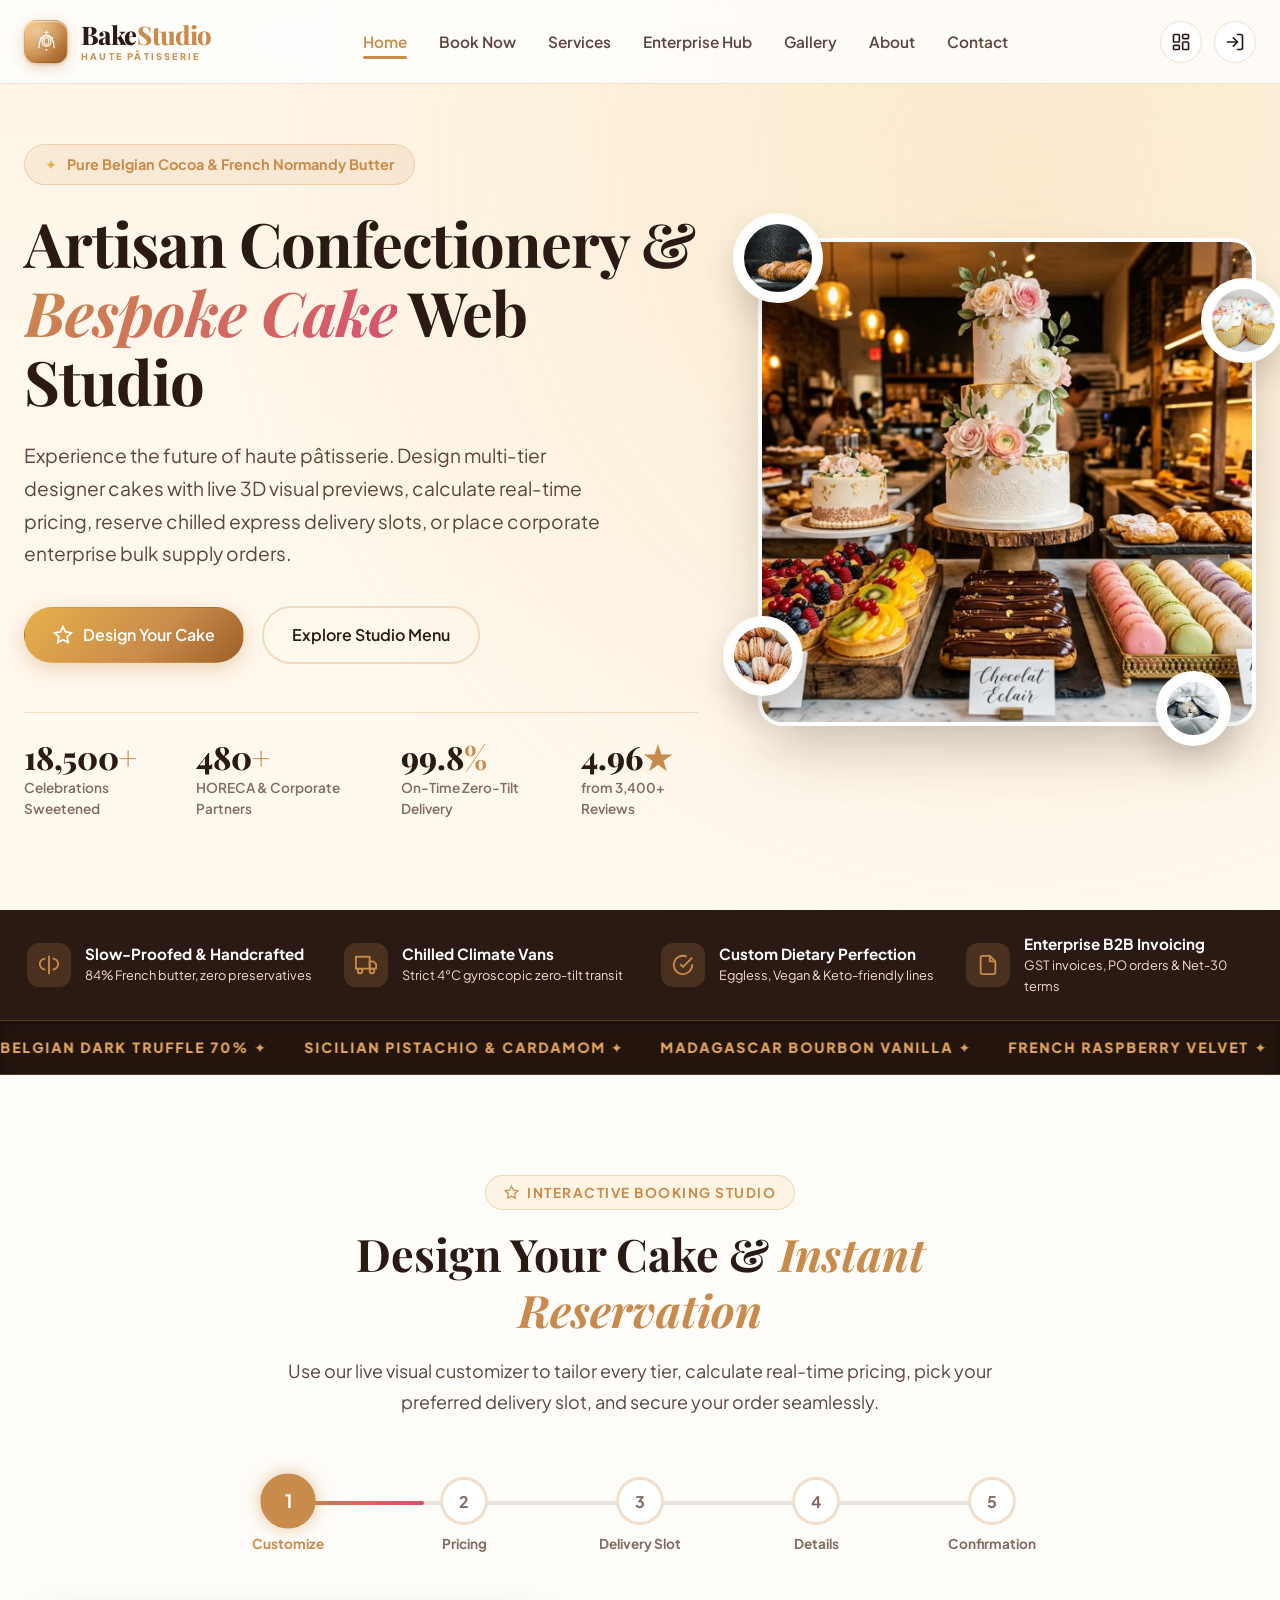
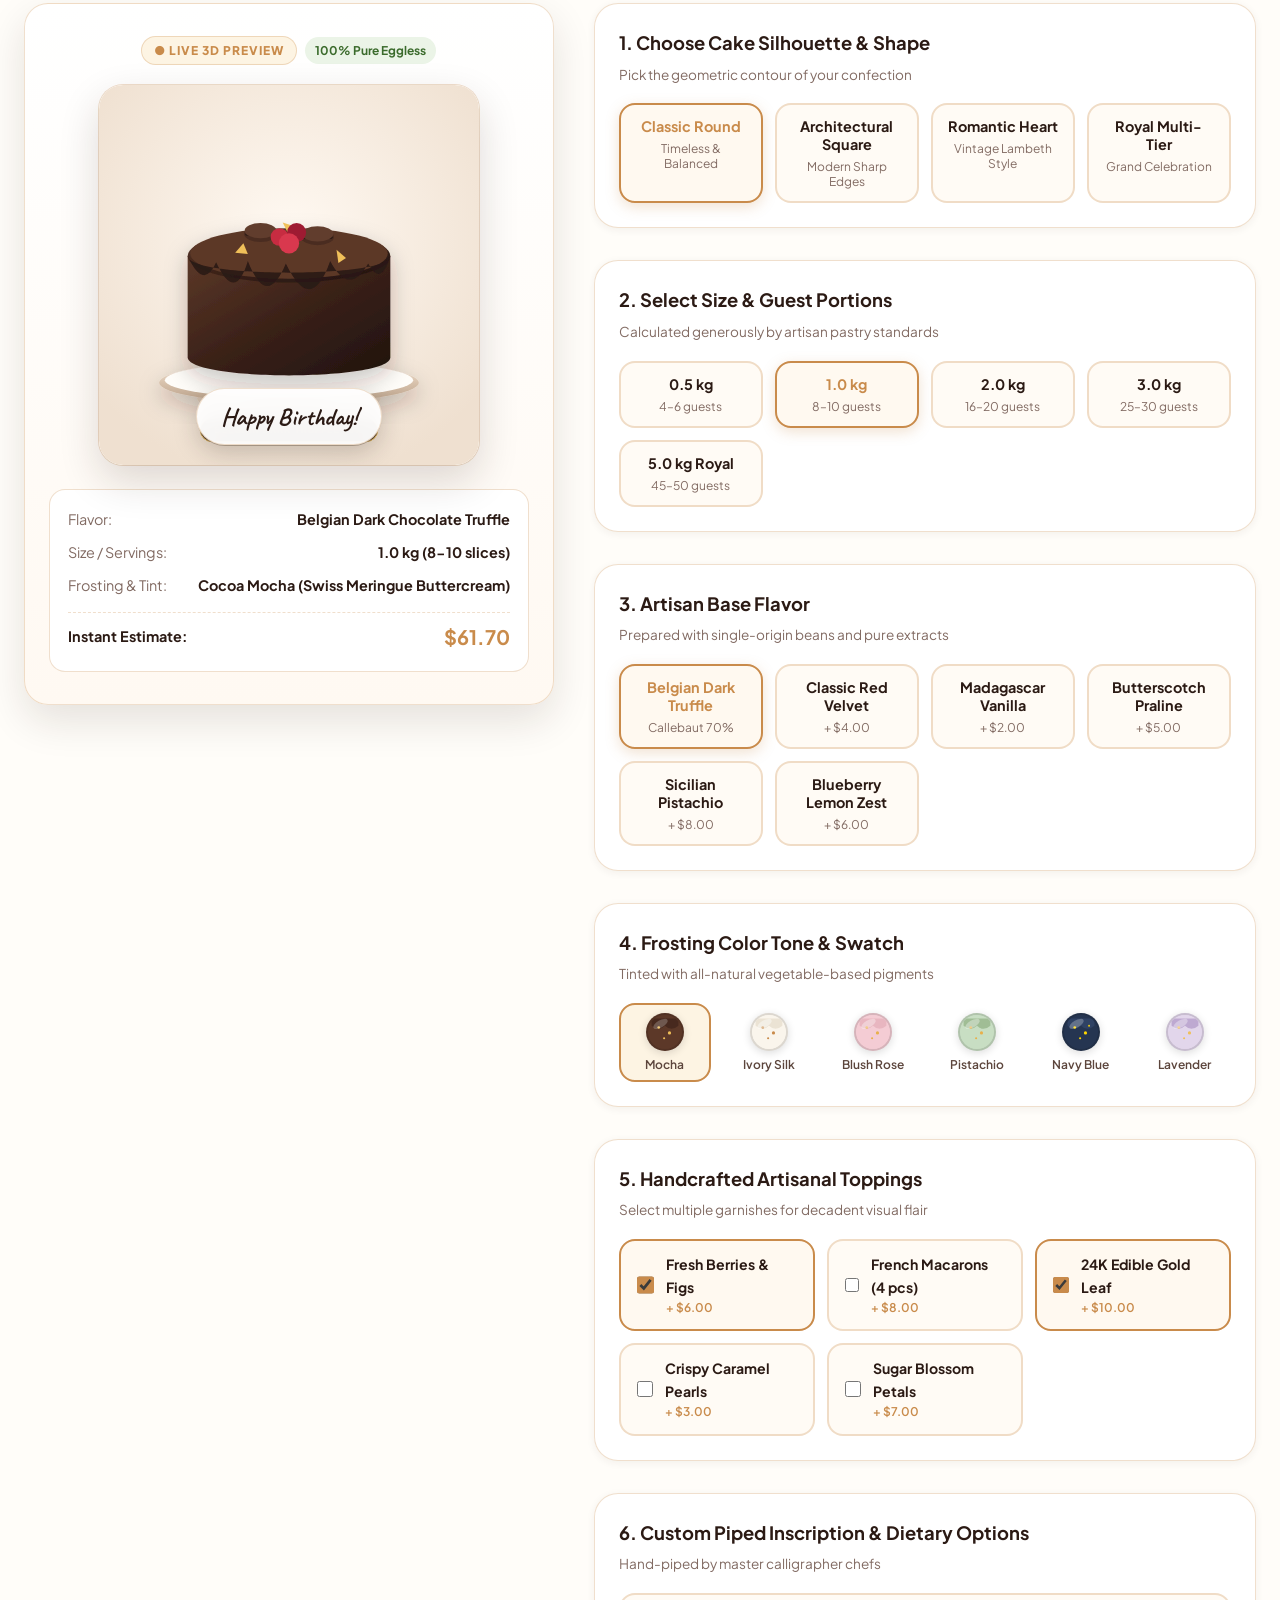
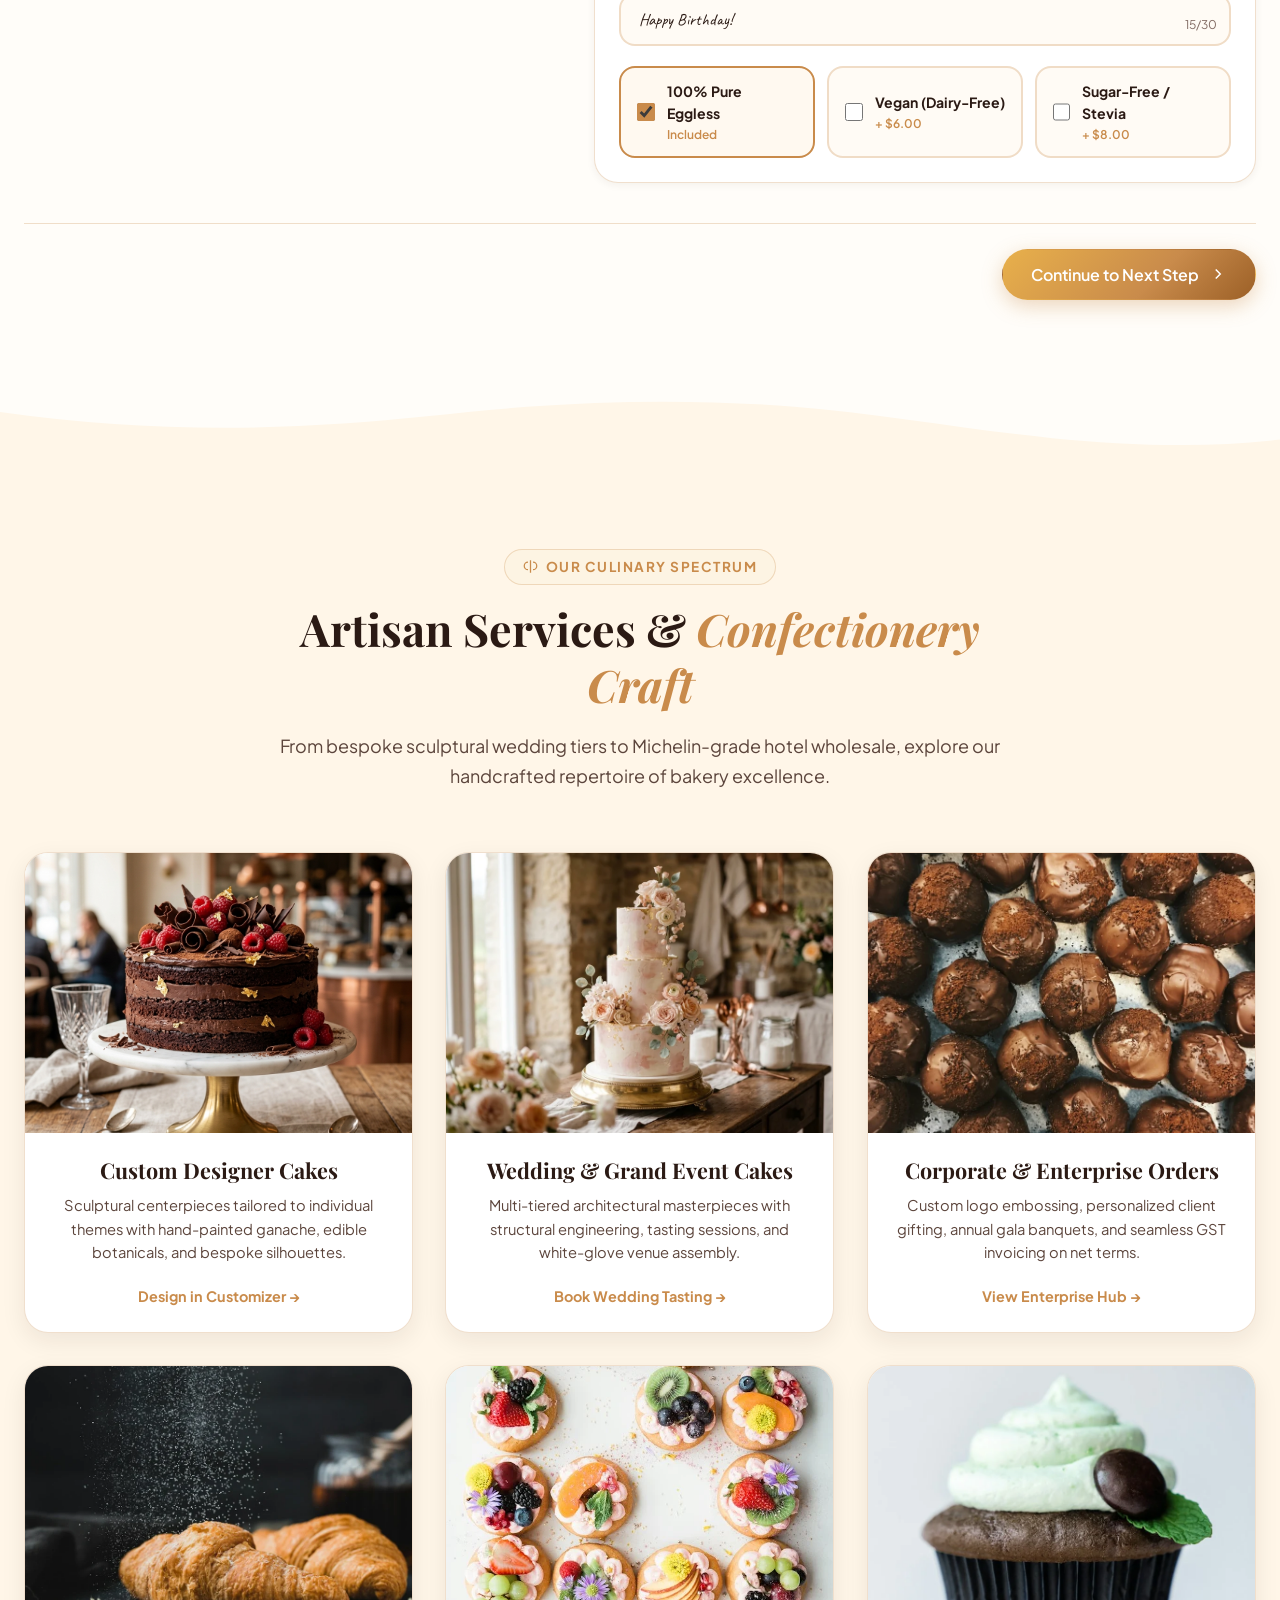
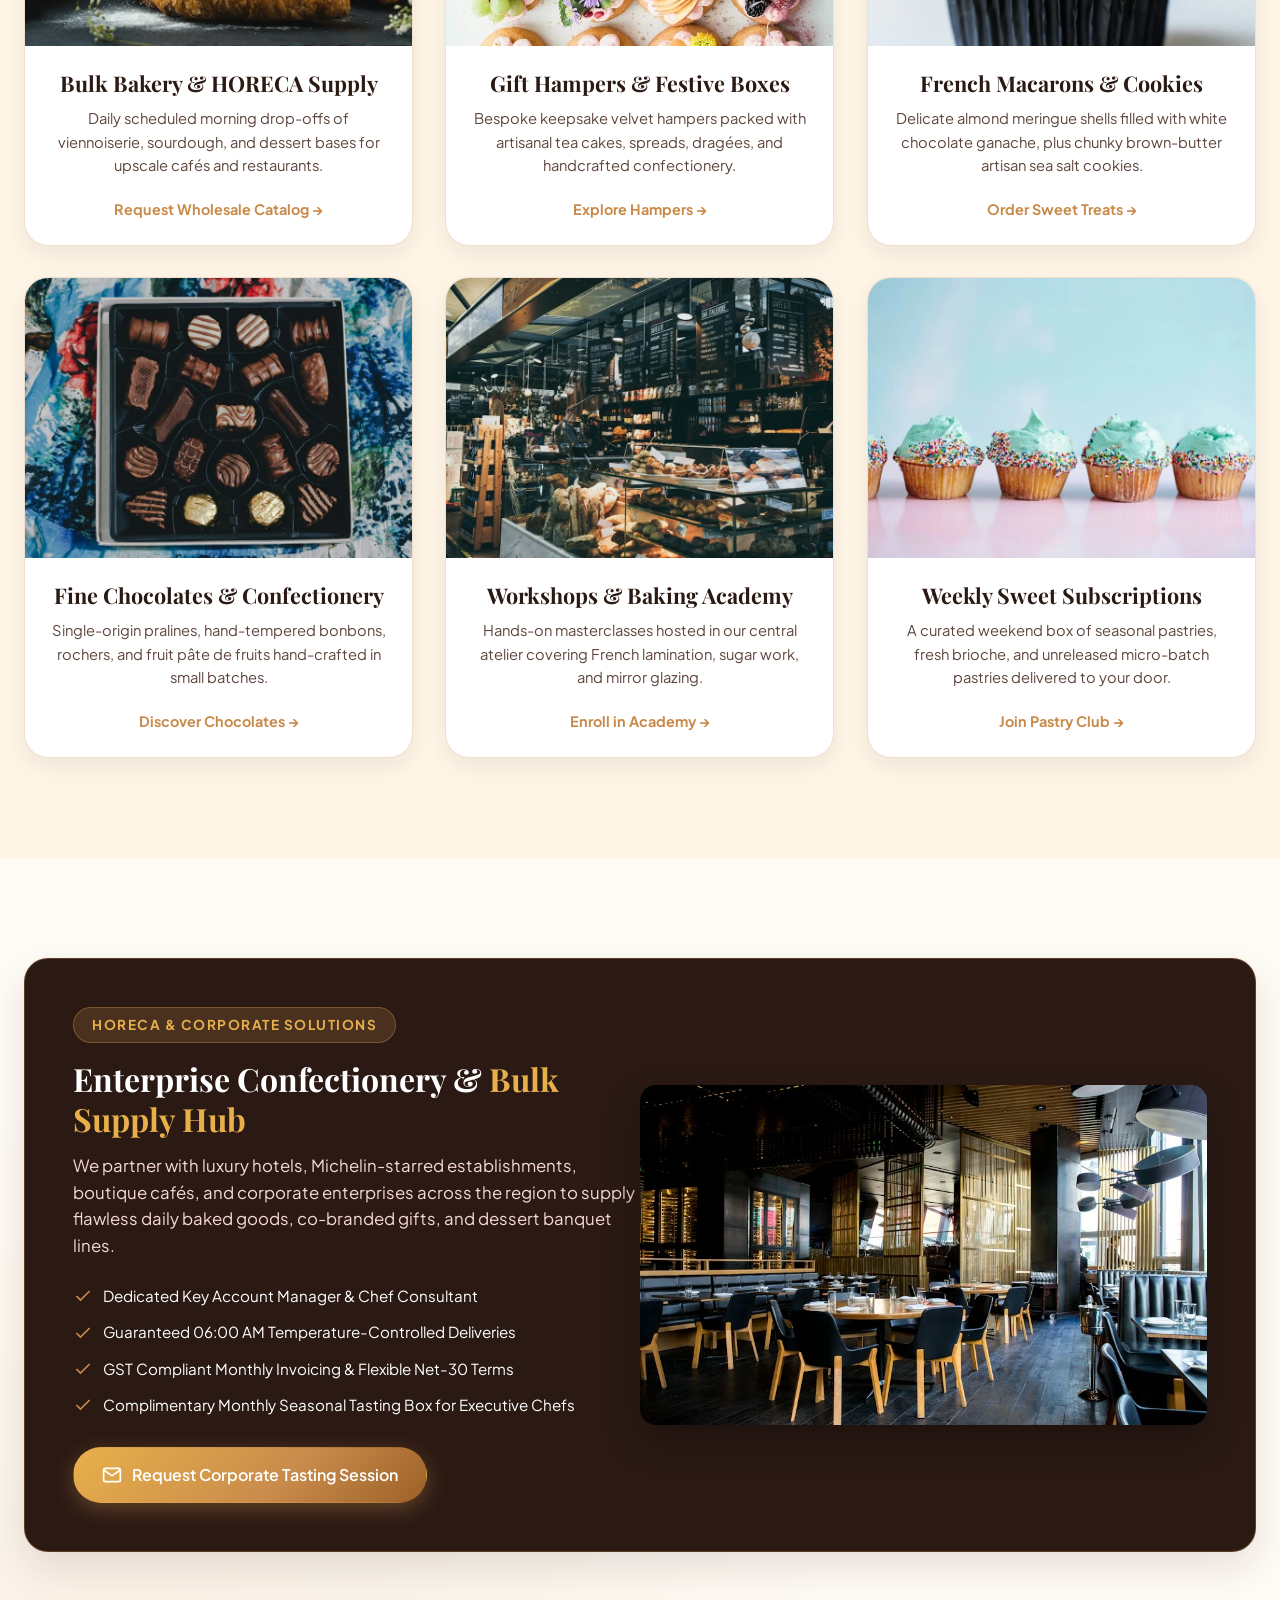
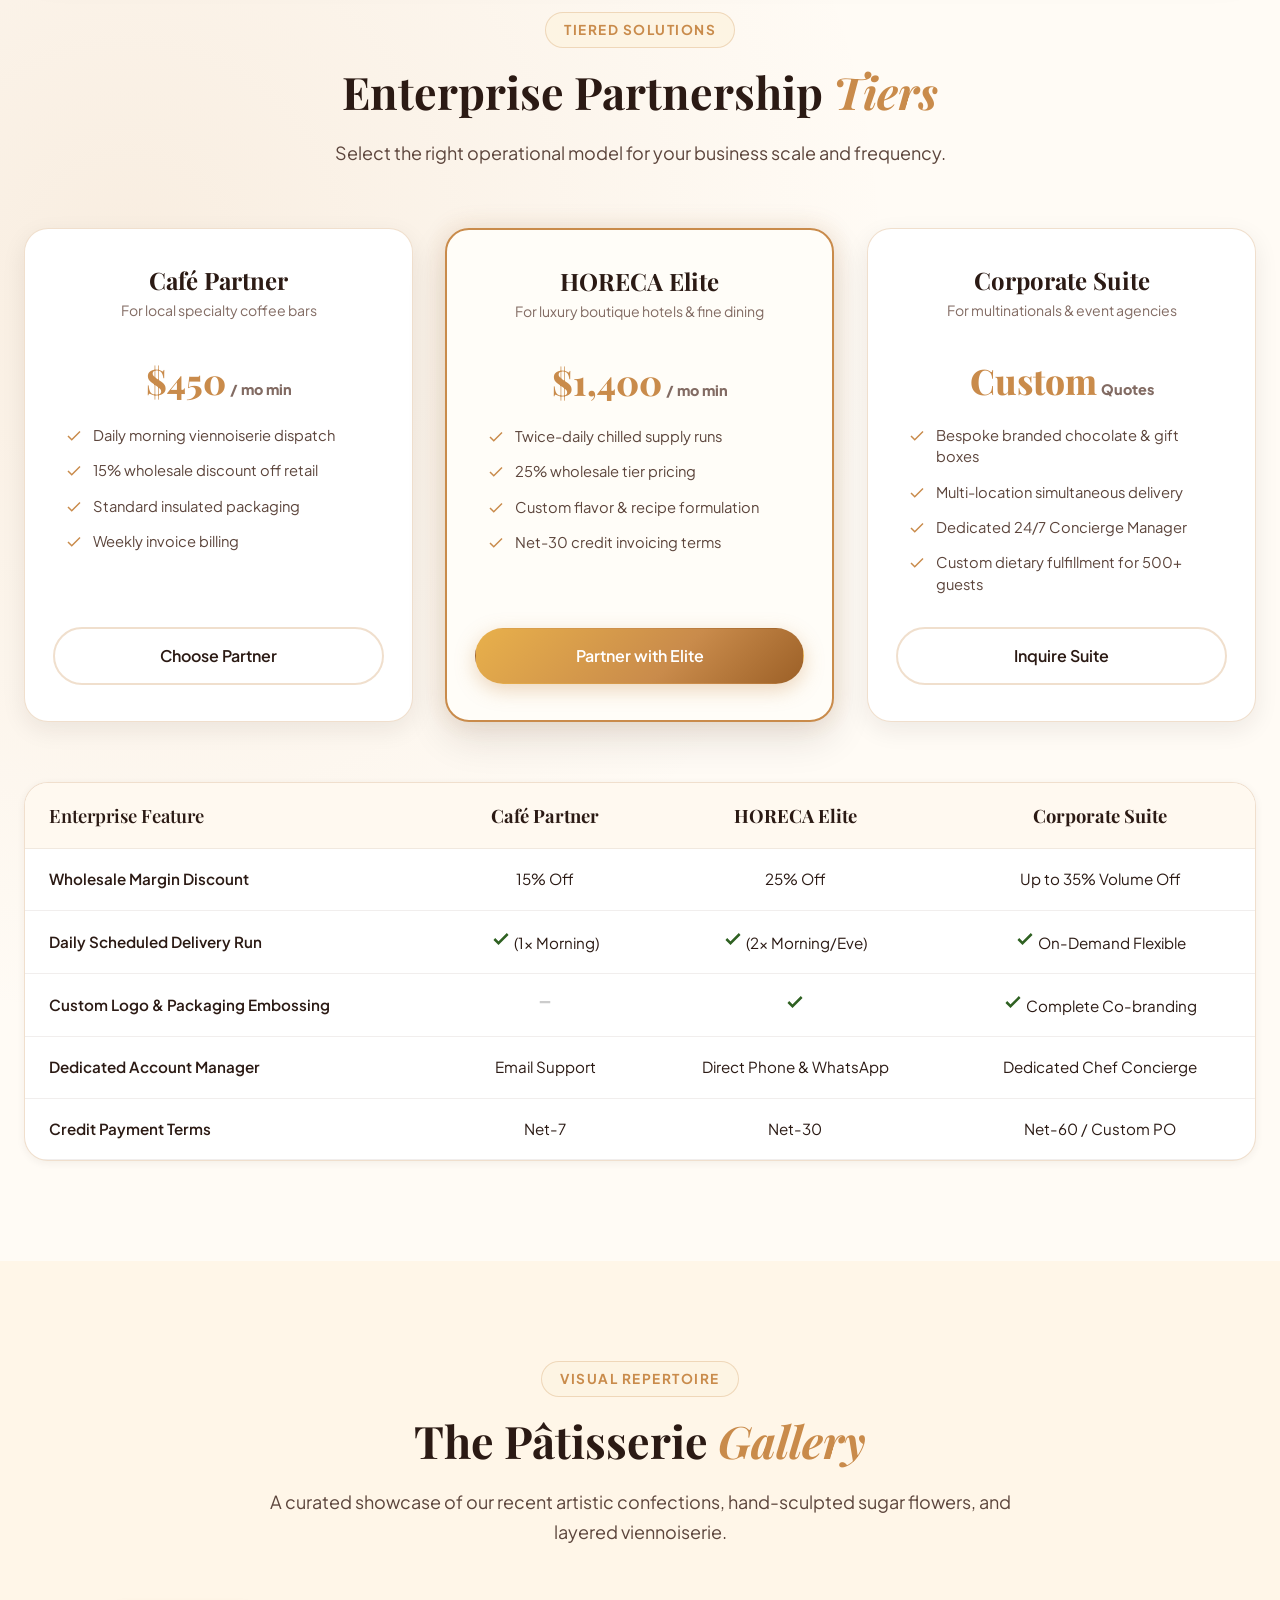
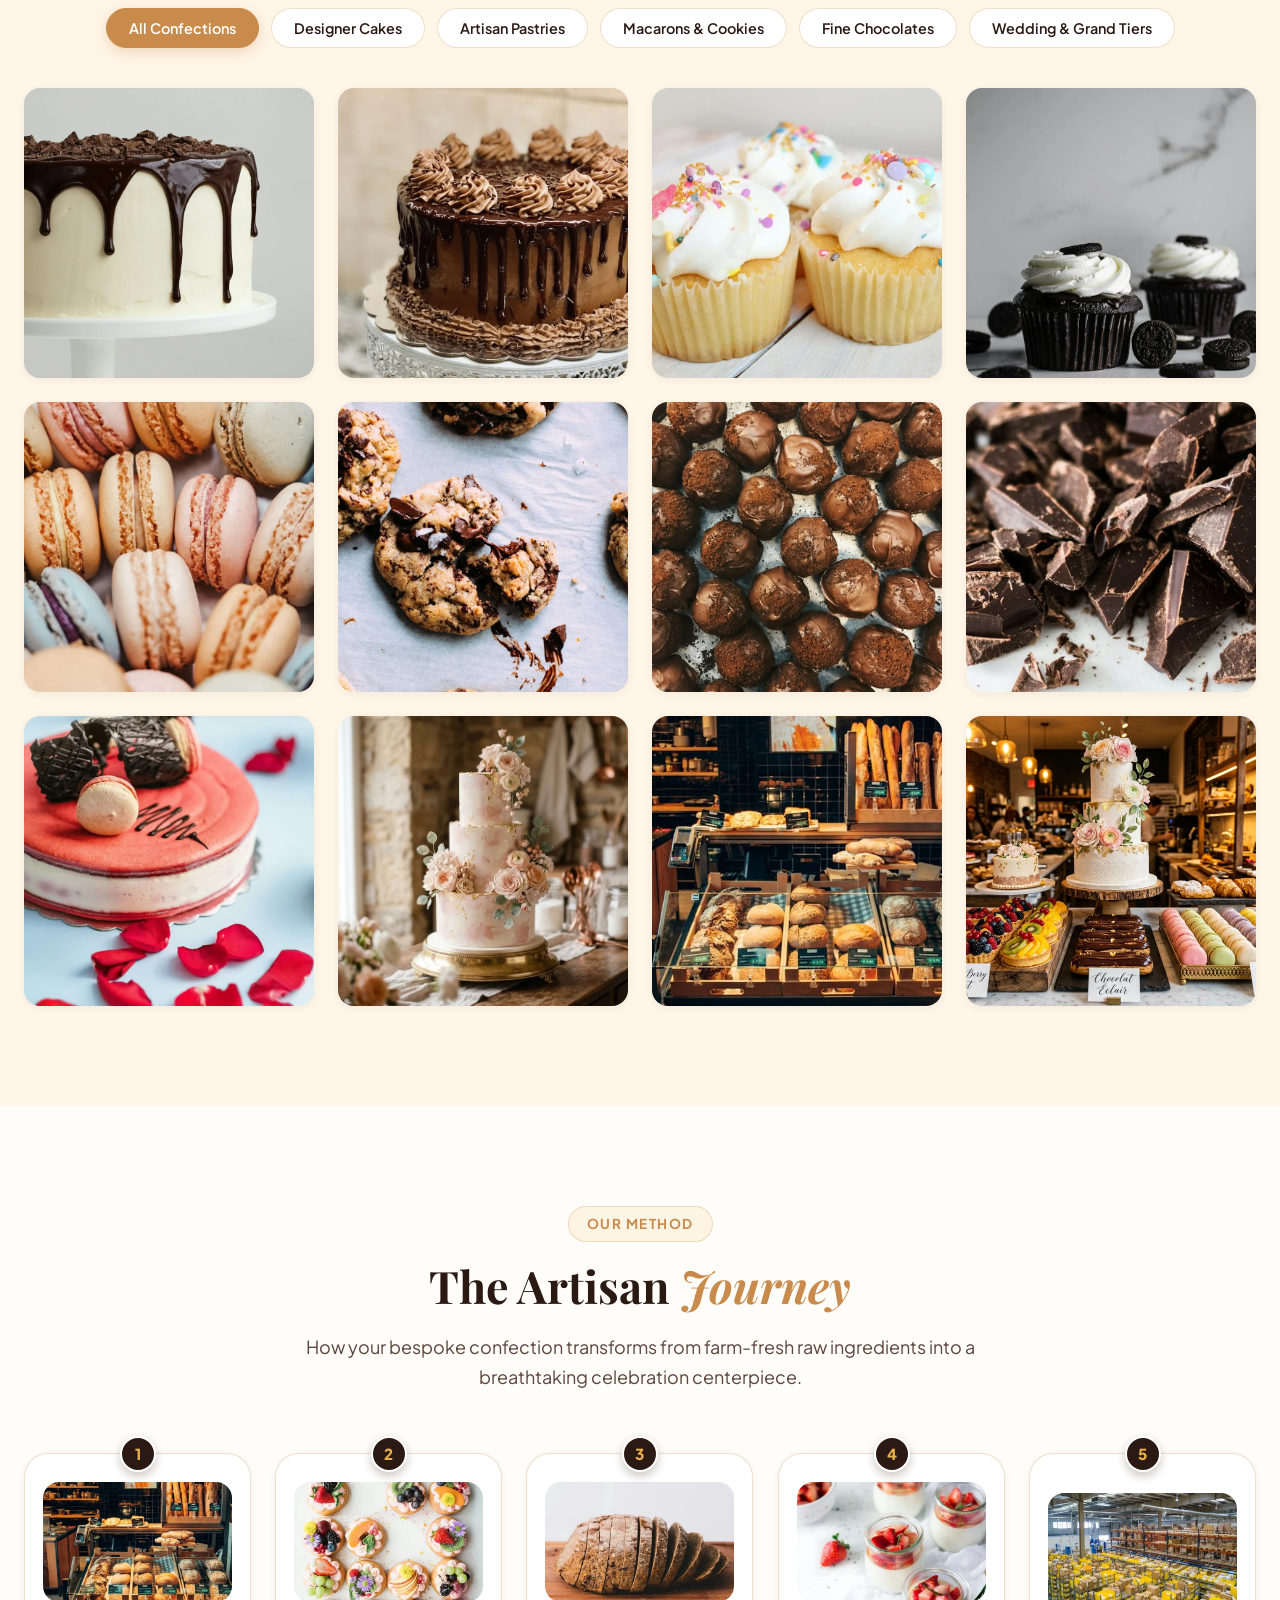
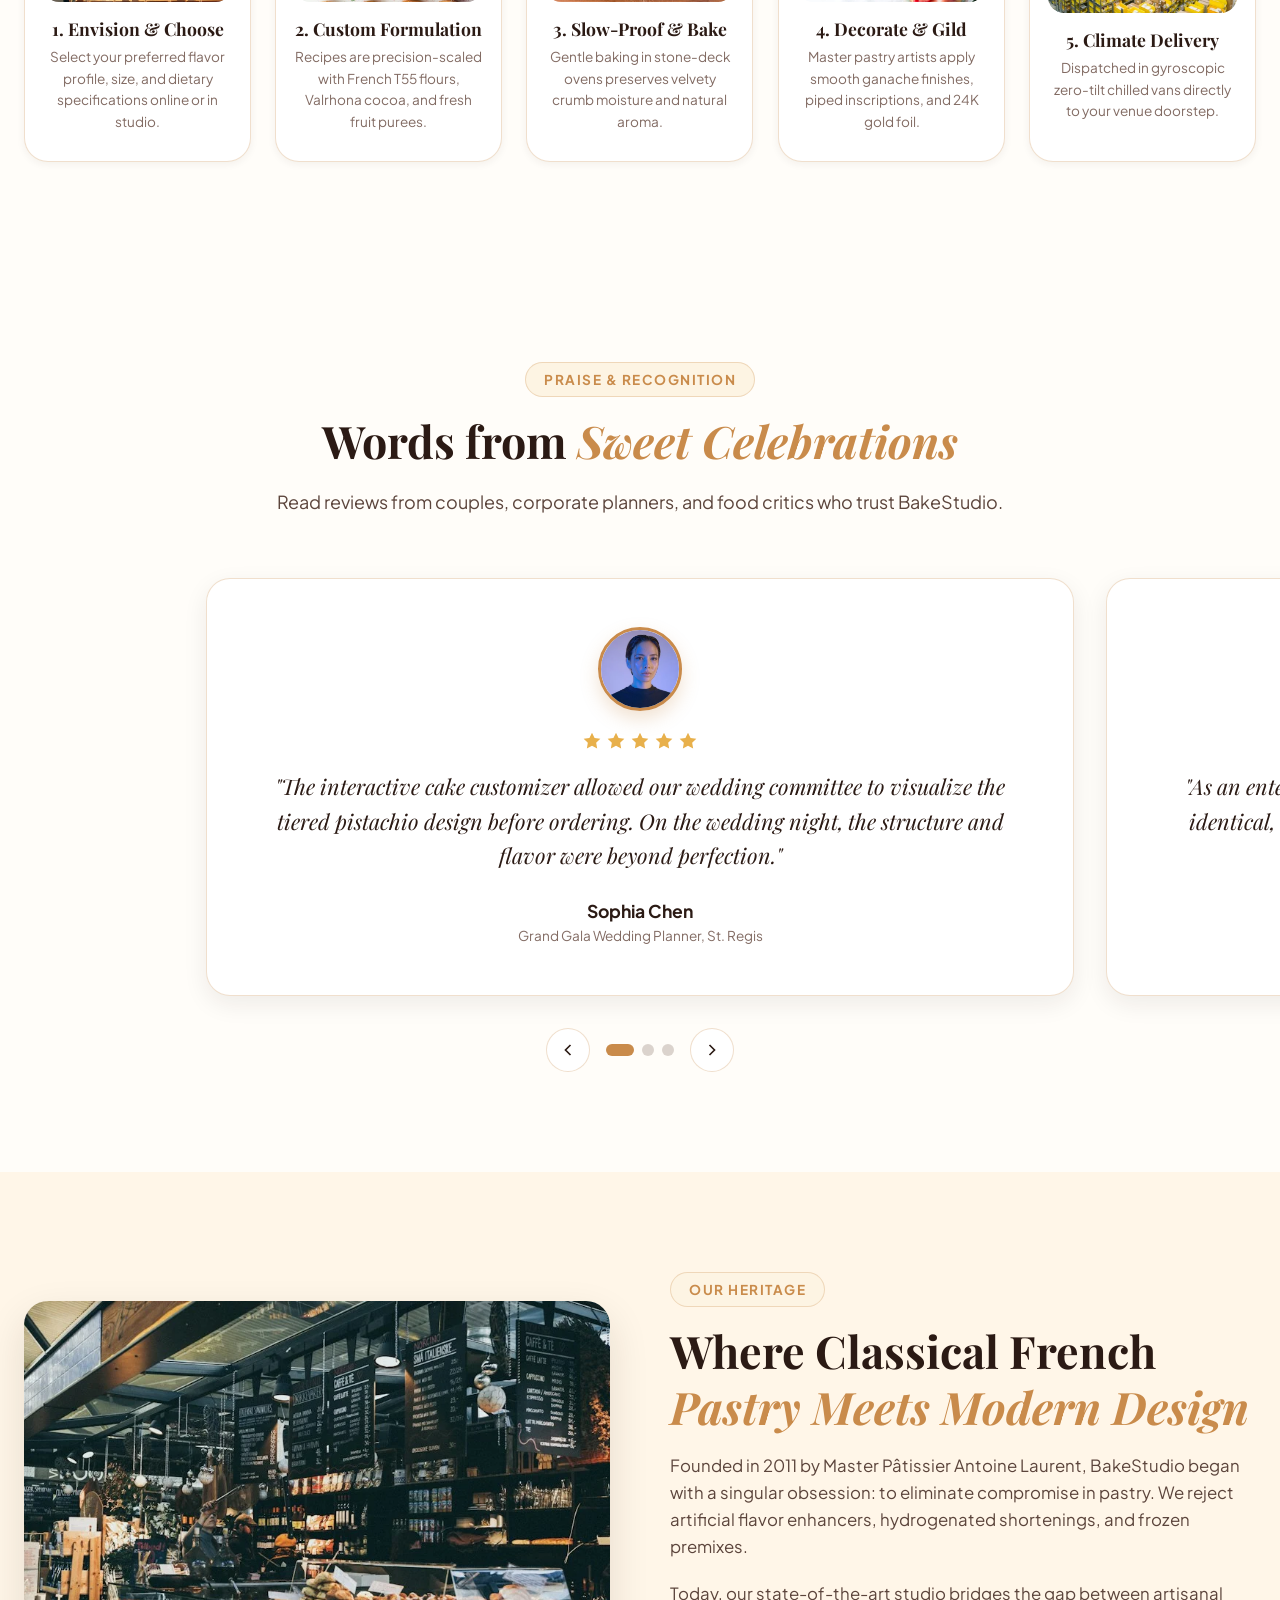
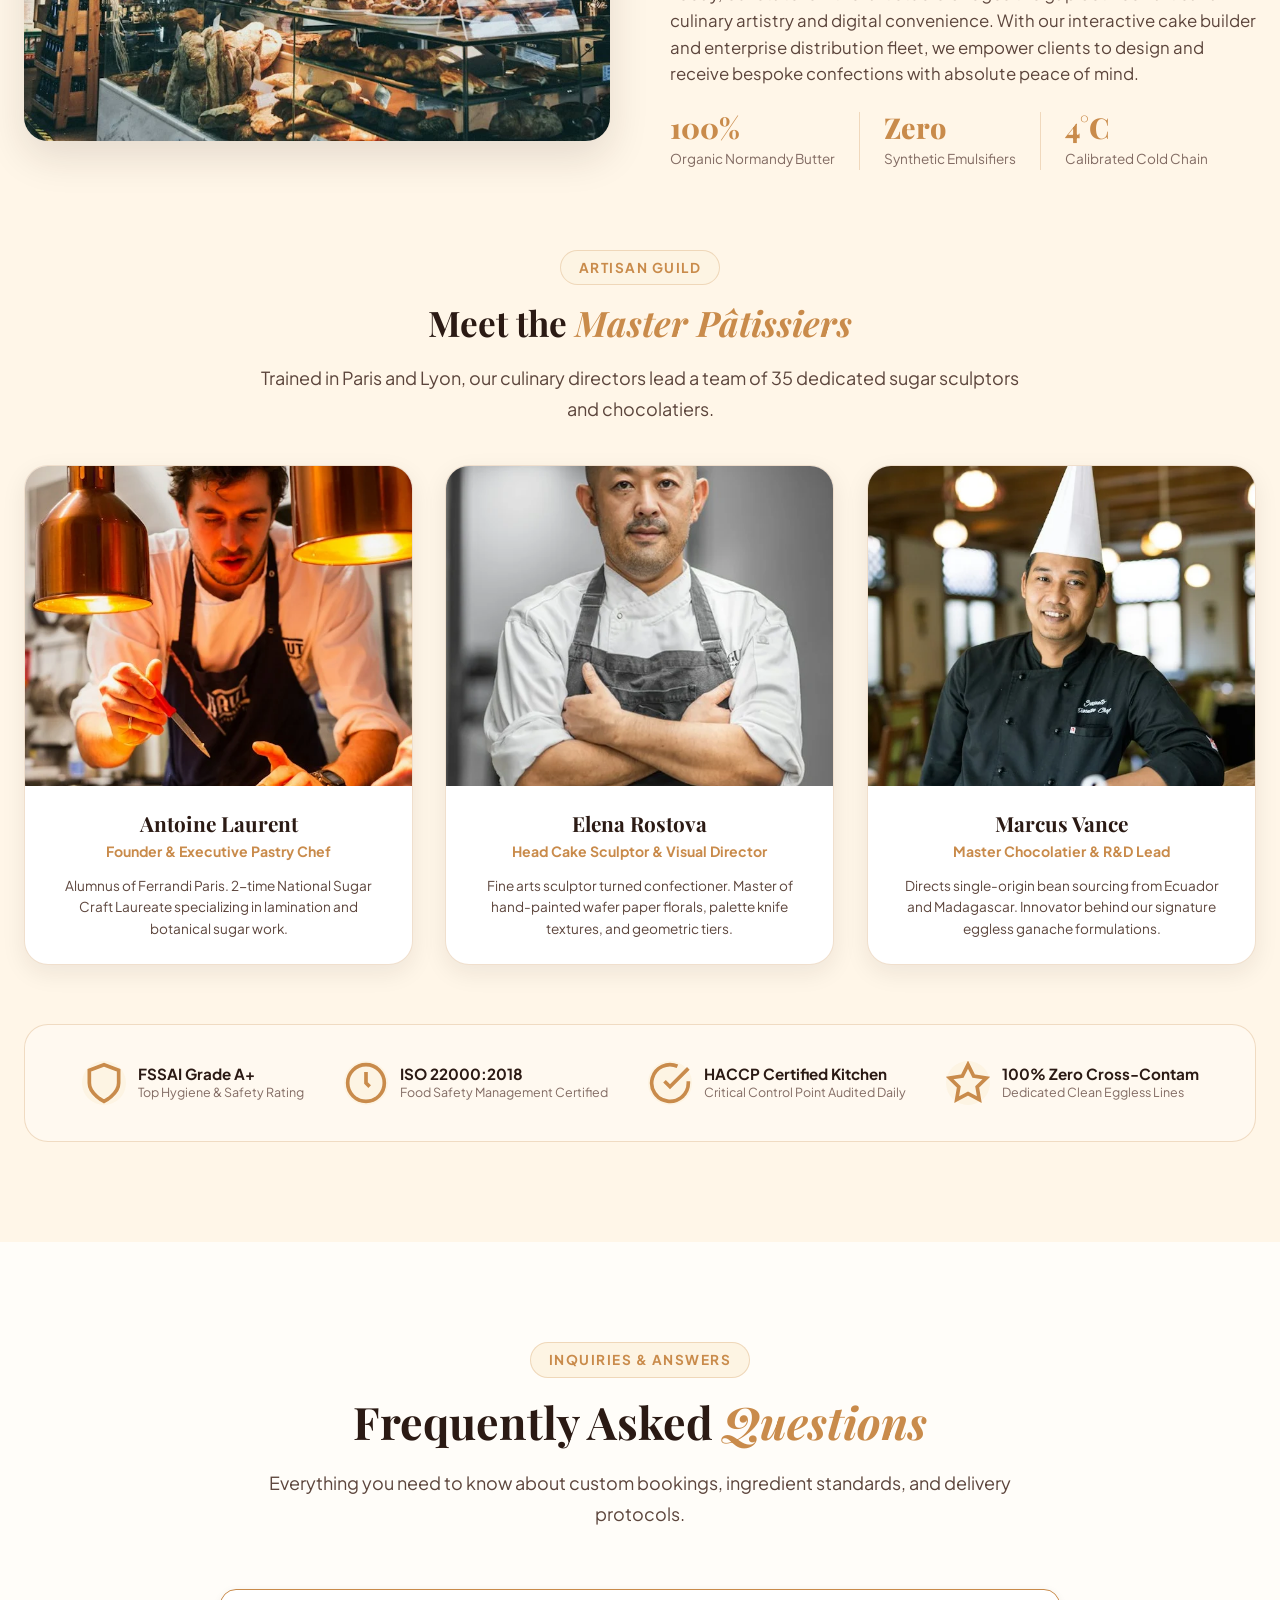
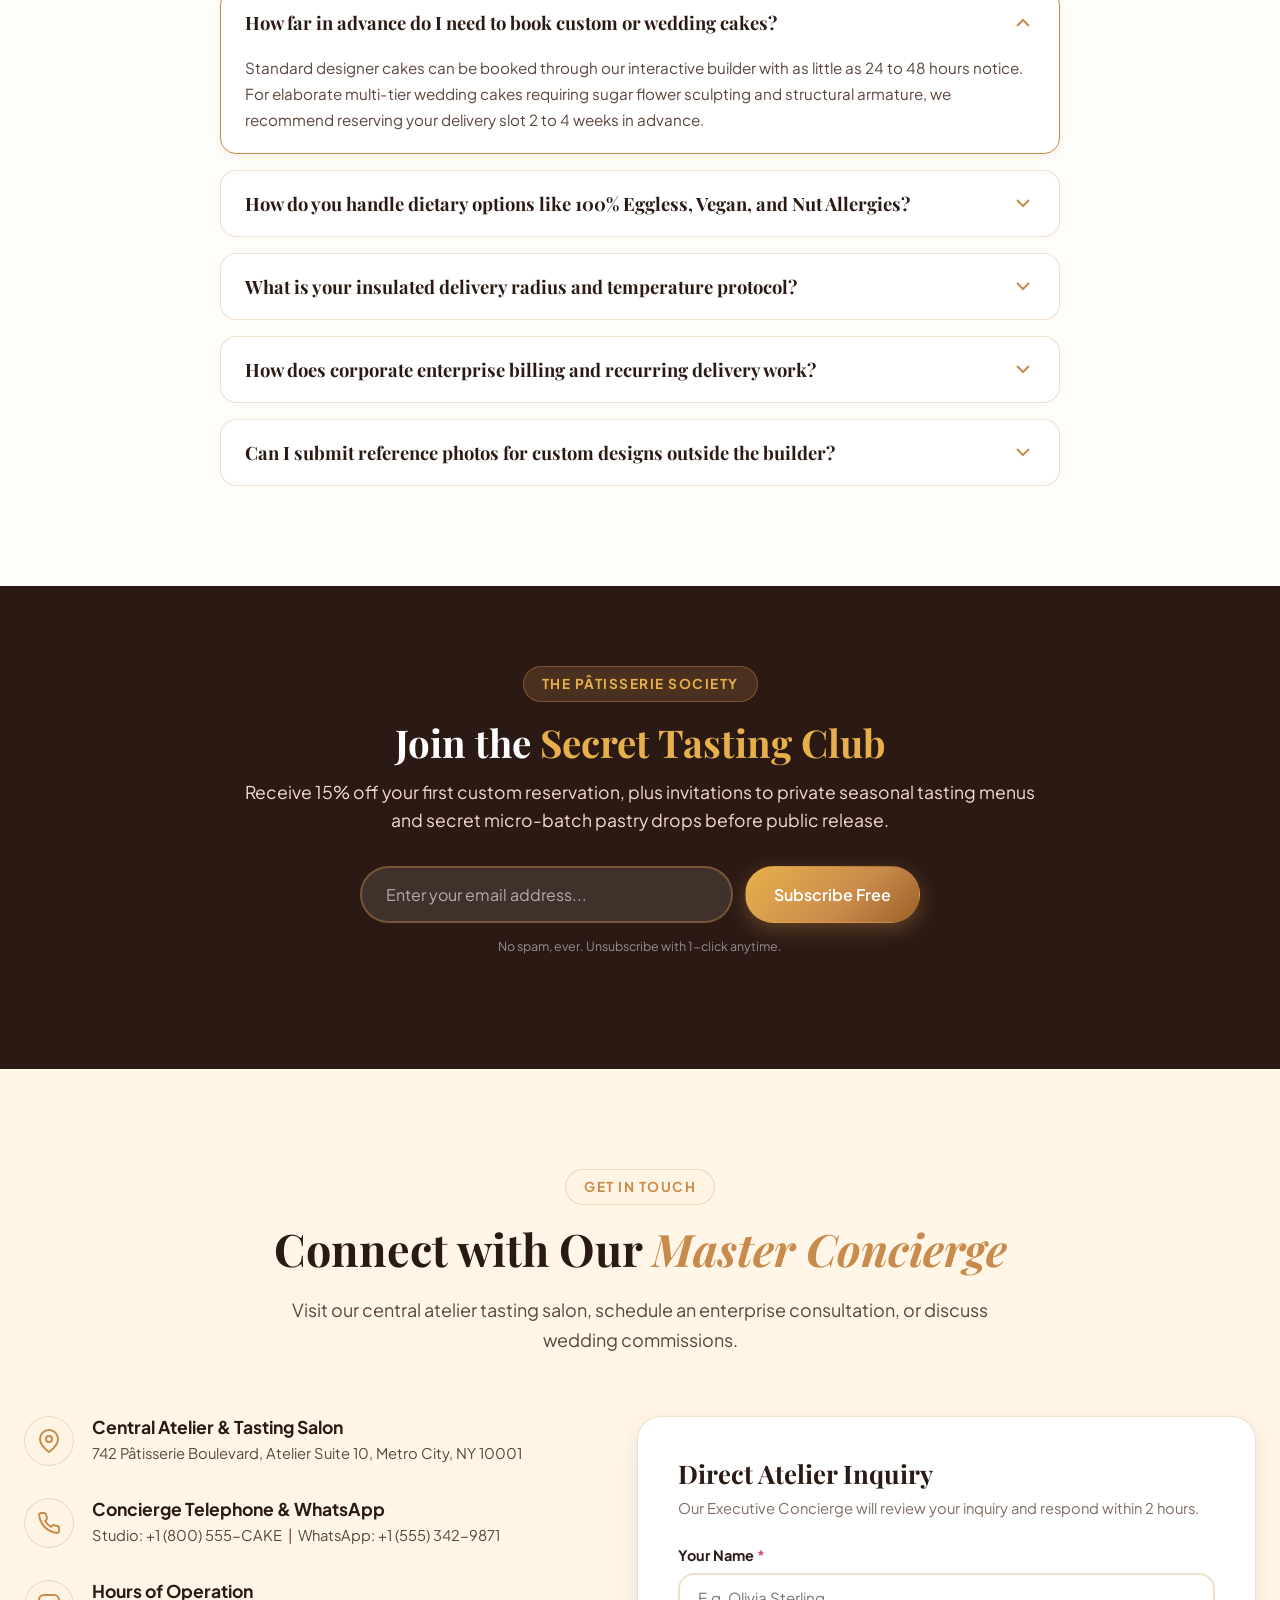
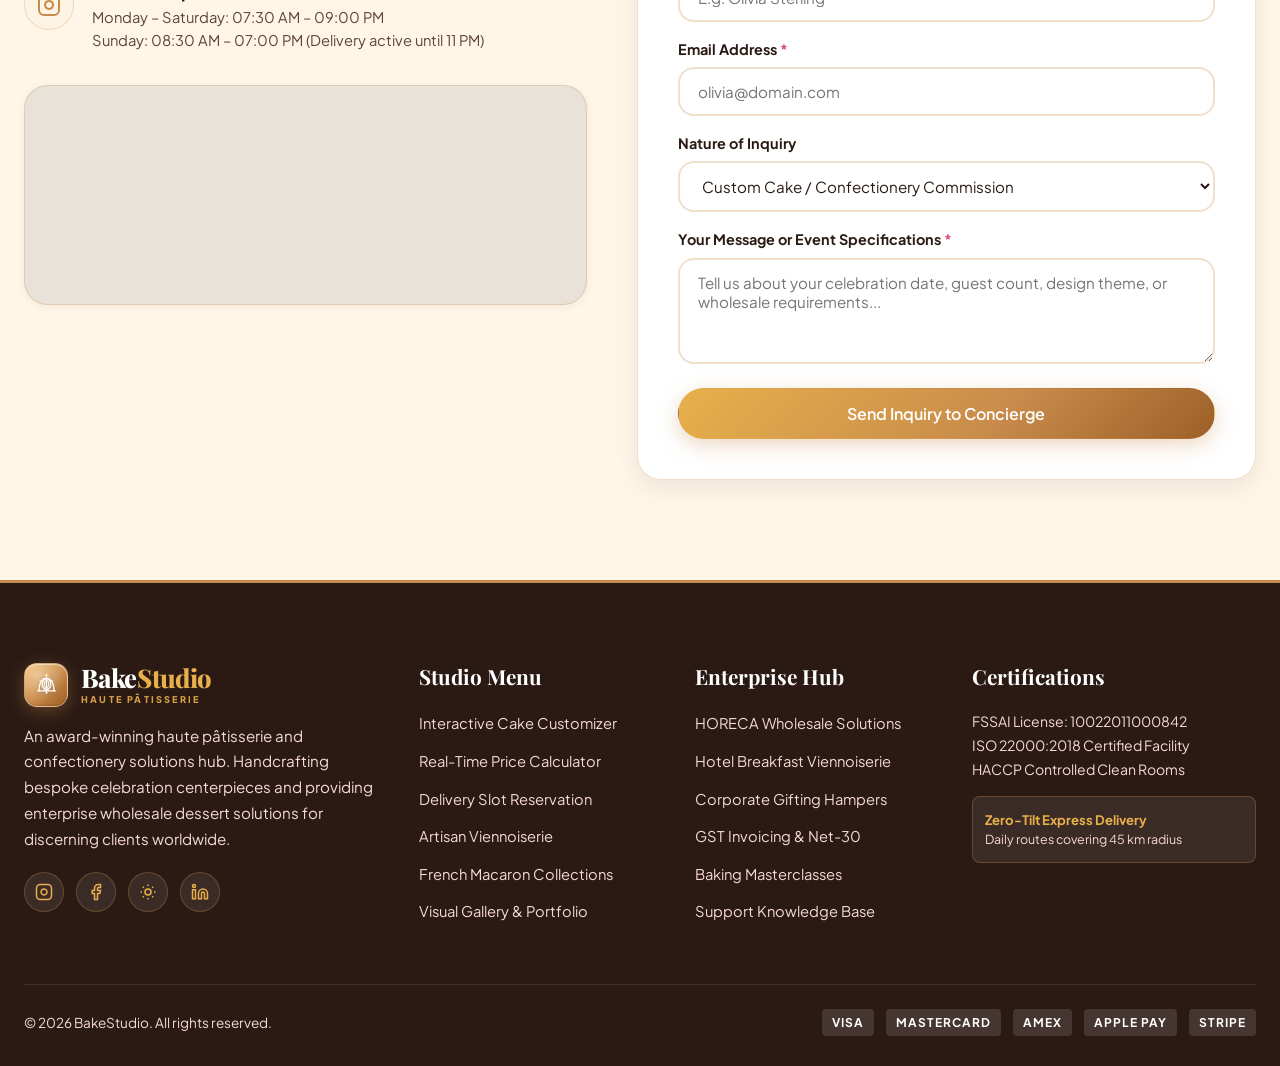
<file: index.html>
<!DOCTYPE html>
<html lang="en">
<head>
  <meta charset="UTF-8">
  <meta name="viewport" content="width=device-width, initial-scale=1.0">
  <title>BakeStudio | Haute Confectionery</title>
  <meta name="description" content="Haute bakery and confectionery studio featuring interactive cake customizers, instant pricing calculators, delivery slot pickers, and enterprise HORECA supply.">
  <meta name="keywords" content="bakery, artisan cakes, custom cake designer, wedding cakes, confectionery, enterprise bakery supply, macarons, pastry studio">
  <meta name="author" content="BakeStudio">
  
  <!-- Open Graph / Facebook -->
  <meta property="og:type" content="website">
  <meta property="og:url" content="https://bakestudio.com/">
  <meta property="og:title" content="BakeStudio">
  <meta property="og:description" content="Design bespoke cakes with our live interactive customizer, instant pricing calculator, and temperature-controlled delivery.">
  <meta property="og:image" content="assets/images/hero/hero_showcase.webp">

  <!-- Twitter Cards -->
  <meta name="twitter:card" content="summary_large_image">
  <meta name="twitter:title" content="BakeStudio">
  <meta name="twitter:description" content="Artisan bakery web studio with custom cake builder, real-time pricing, and baker management dashboard.">
  <meta name="twitter:image" content="assets/images/hero/hero_showcase.webp">

  <!-- Google Fonts: Playfair Display, Plus Jakarta Sans, Caveat -->
  <link rel="preconnect" href="https://fonts.googleapis.com">
  <link rel="preconnect" href="https://fonts.gstatic.com" crossorigin>
  <link href="https://fonts.googleapis.com/css2?family=Caveat:wght@600;700&family=Playfair+Display:ital,wght@0,500;0,700;0,800;1,600&family=Plus+Jakarta+Sans:wght@400;500;600;700;800&display=swap" rel="stylesheet">

  <!-- Favicon & Brand Icon -->
  <link rel="icon" type="image/svg+xml" href="assets/images/logo/logo-mark.svg">
  <link rel="apple-touch-icon" href="assets/images/logo/logo-mark.svg">

  <!-- Dedicated View Stylesheets (Separate files for Base, Desktop >=1024px, Tablet 640-1023px, and Mobile <640px) -->
  <link rel="stylesheet" href="assets/css/base.css">
  <link rel="stylesheet" href="assets/css/desktop.css">
  <link rel="stylesheet" href="assets/css/tablet.css">
  <link rel="stylesheet" href="assets/css/mobile.css">
  <link rel="stylesheet" href="assets/css/style.css">

  <!-- JSON-LD Structured Data: Bakery / LocalBusiness -->
  <script type="application/ld+json">
  {
    "@context": "https://schema.org",
    "@type": "Bakery",
    "name": "BakeStudio",
    "image": "assets/images/hero/hero_showcase.webp",
    "description": "Artisanal haute patisserie specializing in custom tiered cakes, confectionery gifts, and corporate bulk bakery supply.",
    "address": {
      "@type": "PostalAddress",
      "streetAddress": "742 Pâtisserie Boulevard, Atelier Suite 10",
      "addressLocality": "Metro City",
      "postalCode": "10001",
      "addressCountry": "US"
    },
    "geo": {
      "@type": "GeoCoordinates",
      "latitude": "40.7128",
      "longitude": "-74.0060"
    },
    "url": "https://bakestudio.com",
    "telephone": "+1-800-555-CAKE",
    "priceRange": "$$",
    "openingHoursSpecification": [
      {
        "@type": "OpeningHoursSpecification",
        "dayOfWeek": ["Monday", "Tuesday", "Wednesday", "Thursday", "Friday", "Saturday", "Sunday"],
        "opens": "07:30",
        "closes": "21:00"
      }
    ]
  }
  </script>
</head>
<body>

  <!-- Accessible Skip to Content Link -->
  <a href="#mainContent" class="skip-link">Skip to main content</a>

  <!-- Preloader Animation -->
  <div id="preloader" aria-hidden="true">
    <div class="preloader-icon">
      <svg class="preloader-whisk" viewBox="0 0 24 24" fill="none" stroke="currentColor" stroke-width="2" stroke-linecap="round" stroke-linejoin="round">
        <path d="M12 2v20M8 5a6 6 0 0 0 0 12M16 5a6 6 0 0 1 0 12M4 9a8 8 0 0 0 0 4M20 9a8 8 0 0 1 0 4"/>
      </svg>
    </div>
    <div class="preloader-text">BAKESTUDIO</div>
    <div class="preloader-bar"><div class="preloader-progress"></div></div>
  </div>

  <!-- Sticky Glassmorphic Navbar -->
  <header class="site-header" id="siteHeader">
    <div class="nav-container">
      <!-- Brand Logo -->
      <a href="#home" class="brand-logo" aria-label="BakeStudio Haute Pâtisserie">
        <div class="brand-icon">
          <svg viewBox="0 0 32 32" fill="none" xmlns="http://www.w3.org/2000/svg" aria-hidden="true">
            <defs>
              <linearGradient id="navMarkGrad" x1="0%" y1="0%" x2="100%" y2="100%">
                <stop offset="0%" stop-color="#FFFFFF" />
                <stop offset="100%" stop-color="#FFF2DC" />
              </linearGradient>
              <linearGradient id="navMarkAccent" x1="0%" y1="0%" x2="100%" y2="100%">
                <stop offset="0%" stop-color="#FFE0A3" />
                <stop offset="100%" stop-color="#FFFFFF" />
              </linearGradient>
            </defs>
            <path d="M5.5 23.5H26.5" stroke="url(#navMarkGrad)" stroke-width="1.6" stroke-linecap="round" />
            <path d="M7 23.5C7 14.5 10.8 8.5 16 8.5C21.2 8.5 25 14.5 25 23.5" stroke="url(#navMarkGrad)" stroke-width="1.6" stroke-linecap="round" />
            <path d="M16 9V20.5" stroke="url(#navMarkGrad)" stroke-width="1.5" stroke-linecap="round" />
            <path d="M16 9C12.8 9 10.8 12.8 10.8 16.5C10.8 19.2 13 21 16 21.8" stroke="url(#navMarkGrad)" stroke-width="1.5" stroke-linecap="round" />
            <path d="M16 9C19.2 9 21.2 12.8 21.2 16.5C21.2 19.2 19 21 16 21.8" stroke="url(#navMarkGrad)" stroke-width="1.5" stroke-linecap="round" />
            <path d="M16 11.5C14.2 11.5 13.2 13.8 13.2 16.2C13.2 18 14.4 19.2 16 19.8" stroke="url(#navMarkGrad)" stroke-width="1.3" stroke-linecap="round" />
            <path d="M16 11.5C17.8 11.5 18.8 13.8 18.8 16.2C18.8 18 17.6 19.2 16 19.8" stroke="url(#navMarkGrad)" stroke-width="1.3" stroke-linecap="round" />
            <path d="M13.5 22.8H18.5" stroke="url(#navMarkGrad)" stroke-width="1.8" stroke-linecap="round" />
            <path d="M16 22.8V25.2" stroke="url(#navMarkGrad)" stroke-width="1.6" stroke-linecap="round" />
            <circle cx="16" cy="26" r="1.1" fill="url(#navMarkGrad)" />
            <path d="M16 2.2L16.8 4.4L19 5.2L16.8 6L16 8.2L15.2 6L13 5.2L15.2 4.4Z" fill="url(#navMarkAccent)" />
            <circle cx="8.5" cy="11.5" r="0.9" fill="url(#navMarkAccent)" opacity="0.85" />
            <circle cx="23.5" cy="11.5" r="0.9" fill="url(#navMarkAccent)" opacity="0.85" />
          </svg>
        </div>
        <div class="brand-text">
          <div class="brand-title">Bake<span>Studio</span></div>
          <span class="brand-tagline">Haute Pâtisserie</span>
        </div>
      </a>

      <!-- Mandatory Menu: Home | Book Now | Services | Gallery | About | Contact -->
      <nav class="nav-navigation" aria-label="Main Navigation">
        <ul class="nav-menu" id="navMenu">
          <li><a href="#home" class="nav-link active">Home</a></li>
          <li><a href="#book-now" class="nav-link">Book Now</a></li>
          <li><a href="#services" class="nav-link">Services</a></li>
          <li><a href="#enterprise" class="nav-link">Enterprise Hub</a></li>
          <li><a href="#gallery" class="nav-link">Gallery</a></li>
          <li><a href="#about" class="nav-link">About</a></li>
          <li><a href="#contact" class="nav-link">Contact</a></li>
          <li class="drawer-actions-item">
            <div class="drawer-actions-group">
              <button id="mobileNavDashboardBtn" class="drawer-action-btn" title="Baker Dashboard" aria-label="Baker Dashboard">
                <svg width="18" height="18" viewBox="0 0 24 24" fill="none" stroke="currentColor" stroke-width="2" stroke-linecap="round" stroke-linejoin="round" aria-hidden="true">
                  <rect x="3" y="3" width="7" height="9" rx="1"/>
                  <rect x="14" y="3" width="7" height="5" rx="1"/>
                  <rect x="14" y="12" width="7" height="9" rx="1"/>
                  <rect x="3" y="16" width="7" height="5" rx="1"/>
                </svg>
                <span>Dashboard</span>
              </button>
              <button id="mobileNavLoginBtn" class="drawer-action-btn" title="Login / Switch Account" aria-label="Login / Switch Account">
                <svg width="18" height="18" viewBox="0 0 24 24" fill="none" stroke="currentColor" stroke-width="2" stroke-linecap="round" stroke-linejoin="round" aria-hidden="true">
                  <path d="M15 3h4a2 2 0 0 1 2 2v14a2 2 0 0 1-2 2h-4"/>
                  <polyline points="10 17 15 12 10 7"/>
                  <line x1="15" y1="12" x2="3" y2="12"/>
                </svg>
                <span>Login / Account</span>
              </button>
            </div>
          </li>
        </ul>
      </nav>

      <!-- Nav Actions: Dashboard & Login Buttons & Mobile Menu -->
      <div class="nav-actions">
        <button id="navDashboardBtn" class="action-btn" title="Baker Dashboard" aria-label="Baker Dashboard">
          <svg width="20" height="20" viewBox="0 0 24 24" fill="none" stroke="currentColor" stroke-width="2" stroke-linecap="round" stroke-linejoin="round" aria-hidden="true">
            <rect x="3" y="3" width="7" height="9" rx="1"/>
            <rect x="14" y="3" width="7" height="5" rx="1"/>
            <rect x="14" y="12" width="7" height="9" rx="1"/>
            <rect x="3" y="16" width="7" height="5" rx="1"/>
          </svg>
        </button>

        <button id="navLoginBtn" class="action-btn" title="Login / Switch Account" aria-label="Login / Switch Account">
          <svg width="20" height="20" viewBox="0 0 24 24" fill="none" stroke="currentColor" stroke-width="2" stroke-linecap="round" stroke-linejoin="round" aria-hidden="true">
            <path d="M15 3h4a2 2 0 0 1 2 2v14a2 2 0 0 1-2 2h-4"/>
            <polyline points="10 17 15 12 10 7"/>
            <line x1="15" y1="12" x2="3" y2="12"/>
          </svg>
        </button>

        <button class="mobile-toggle" id="mobileToggle" aria-label="Toggle mobile menu" aria-expanded="false">
          <span></span><span></span><span></span>
        </button>
      </div>
    </div>
  </header>

  <main id="mainContent">

    <!-- ======================================================================
         SECTION 1: HOME (Hero + Floating Pastries + Stats + Feature Strip)
         ====================================================================== -->
    <section id="home" class="hero-section">
      <div class="container">
        <div class="hero-grid">
          <!-- Left Column Content -->
          <div class="hero-content">
            <div class="hero-badge">
              <span class="sparkle">✦</span> Pure Belgian Cocoa & French Normandy Butter
            </div>
            <h1 class="hero-title">
              Artisan Confectionery & <span class="highlight">Bespoke Cake</span> Web Studio
            </h1>
            <p class="hero-description">
              Experience the future of haute pâtisserie. Design multi-tier designer cakes with live 3D visual previews, calculate real-time pricing, reserve chilled express delivery slots, or place corporate enterprise bulk supply orders.
            </p>
            <div class="hero-cta-group">
              <a href="#book-now" class="btn btn-primary" id="heroDesignCakeBtn">
                <svg width="20" height="20" viewBox="0 0 24 24" fill="none" stroke="currentColor" stroke-width="2"><polygon points="12 2 15.09 8.26 22 9.27 17 14.14 18.18 21.02 12 17.77 5.82 21.02 7 14.14 2 9.27 8.91 8.26 12 2"/></svg>
                Design Your Cake
              </a>
              <a href="#services" class="btn btn-outline" id="heroExploreServicesBtn">
                Explore Studio Menu
              </a>
            </div>

            <!-- Trust Stats Counters -->
            <div class="hero-stats-strip">
              <div class="stat-item">
                <div class="stat-num">18,500<span>+</span></div>
                <div class="stat-label">Celebrations Sweetened</div>
              </div>
              <div class="stat-item">
                <div class="stat-num">480<span>+</span></div>
                <div class="stat-label">HORECA & Corporate Partners</div>
              </div>
              <div class="stat-item">
                <div class="stat-num">99.8<span>%</span></div>
                <div class="stat-label">On-Time Zero-Tilt Delivery</div>
              </div>
              <div class="stat-item">
                <div class="stat-num">4.96<span>★</span></div>
                <div class="stat-label">from 3,400+ Reviews</div>
              </div>
            </div>
          </div>

          <!-- Right Column Visual with Floating Pastries -->
          <div class="hero-visual-wrap">
            <div class="hero-card-glow"></div>
            <div class="hero-main-card">
              <img src="assets/images/hero/hero_showcase.webp" alt="Artisan bakery showcase banquet with tiered designer wedding cake and gourmet desserts" width="1920" height="1080">
            </div>

            <!-- Animated Floating Pastry Visuals -->
            <div class="floating-pastry float-1" title="Golden Butter Croissant">
              <img src="assets/images/hero/float_croissant.webp" alt="Fresh artisan butter croissant" width="400" height="400">
            </div>
            <div class="floating-pastry float-2" title="French Pistachio Macaron">
              <img src="assets/images/hero/float_macaron.webp" alt="French pistachio macaron" width="400" height="400">
            </div>
            <div class="floating-pastry float-3" title="Wild Berry Tart">
              <img src="assets/images/hero/float_tart.webp" alt="Fresh raspberry and blueberry tart" width="400" height="400">
            </div>
            <div class="floating-pastry float-4" title="Dark Chocolate Truffle">
              <img src="assets/images/hero/float_bonbon.webp" alt="Handcrafted Belgian chocolate bonbon" width="400" height="400">
            </div>
          </div>
        </div>
      </div>
    </section>

    <!-- Key Features Strip -->
    <div class="features-strip">
      <div class="container">
        <div class="features-grid">
          <div class="feature-strip-item">
            <div class="strip-icon">
              <svg viewBox="0 0 24 24" fill="none" stroke="currentColor" stroke-width="2"><path d="M12 2v20M8 5a6 6 0 0 0 0 12M16 5a6 6 0 0 1 0 12"/></svg>
            </div>
            <div class="strip-info">
              <h4>Slow-Proofed & Handcrafted</h4>
              <p>84% French butter, zero preservatives</p>
            </div>
          </div>
          <div class="feature-strip-item">
            <div class="strip-icon">
              <svg viewBox="0 0 24 24" fill="none" stroke="currentColor" stroke-width="2"><rect x="1" y="3" width="15" height="13"/><polygon points="16 8 20 8 23 11 23 16 16 16 16 8"/><circle cx="5.5" cy="18.5" r="2.5"/><circle cx="18.5" cy="18.5" r="2.5"/></svg>
            </div>
            <div class="strip-info">
              <h4>Chilled Climate Vans</h4>
              <p>Strict 4°C gyroscopic zero-tilt transit</p>
            </div>
          </div>
          <div class="feature-strip-item">
            <div class="strip-icon">
              <svg viewBox="0 0 24 24" fill="none" stroke="currentColor" stroke-width="2"><path d="M22 11.08V12a10 10 0 1 1-5.93-9.14"/><polyline points="22 4 12 14.01 9 11.01"/></svg>
            </div>
            <div class="strip-info">
              <h4>Custom Dietary Perfection</h4>
              <p>Eggless, Vegan & Keto-friendly lines</p>
            </div>
          </div>
          <div class="feature-strip-item">
            <div class="strip-icon">
              <svg viewBox="0 0 24 24" fill="none" stroke="currentColor" stroke-width="2"><path d="M14 2H6a2 2 0 0 0-2 2v16a2 2 0 0 0 2 2h12a2 2 0 0 0 2-2V8z"/><polyline points="14 2 14 8 20 8"/></svg>
            </div>
            <div class="strip-info">
              <h4>Enterprise B2B Invoicing</h4>
              <p>GST invoices, PO orders & Net-30 terms</p>
            </div>
          </div>
        </div>
      </div>
    </div>

    <!-- Flavor Marquee Ticker - Running Banner -->
    <div class="flavor-marquee" aria-label="Signature Confectionery Flavors Ticker">
      <div class="marquee-track">
        <div class="marquee-content">
          <span>Belgian Dark Truffle 70% ✦</span>
          <span>Sicilian Pistachio & Cardamom ✦</span>
          <span>Madagascar Bourbon Vanilla ✦</span>
          <span>French Raspberry Velvet ✦</span>
          <span>Salted Caramel Dulce de Leche ✦</span>
          <span>Espresso Tiramisu Praline ✦</span>
          <span>Mango & Passionfruit Coulis ✦</span>
        </div>
        <div class="marquee-content" aria-hidden="true">
          <span>Belgian Dark Truffle 70% ✦</span>
          <span>Sicilian Pistachio & Cardamom ✦</span>
          <span>Madagascar Bourbon Vanilla ✦</span>
          <span>French Raspberry Velvet ✦</span>
          <span>Salted Caramel Dulce de Leche ✦</span>
          <span>Espresso Tiramisu Praline ✦</span>
          <span>Mango & Passionfruit Coulis ✦</span>
        </div>
      </div>
    </div>

    <!-- ======================================================================
         SECTION 2: BOOK NOW (INTERACTIVE FEATURE HUB)
         - Interactive Cake Customizer
         - Instant Pricing Calculator
         - Delivery Slot Picker
         - Multi-Step Booking Form (1 to 5)
         ====================================================================== -->
    <section id="book-now" class="booking-hub-section section-padding">
      <div class="container">
        <div class="section-header">
          <div class="section-pill">
            <svg viewBox="0 0 24 24" fill="none" stroke="currentColor" stroke-width="2"><polygon points="12 2 15.09 8.26 22 9.27 17 14.14 18.18 21.02 12 17.77 5.82 21.02 7 14.14 2 9.27 8.91 8.26 12 2"/></svg>
            Interactive Booking Studio
          </div>
          <h2 class="section-title">Design Your Cake & <span>Instant Reservation</span></h2>
          <p class="section-desc">
            Use our live visual customizer to tailor every tier, calculate real-time pricing, pick your preferred delivery slot, and secure your order seamlessly.
          </p>
        </div>

        <!-- 5-Step Progress Bar -->
        <div class="booking-progress-container">
          <div class="booking-progress-bar">
            <div class="booking-progress-fill" id="bookingProgressFill"></div>
          </div>
          <div class="booking-steps-track">
            <div class="step-node active" data-step-index="1">
              <div class="step-bubble">1</div>
              <span class="step-label">Customize</span>
            </div>
            <div class="step-node" data-step-index="2">
              <div class="step-bubble">2</div>
              <span class="step-label">Pricing</span>
            </div>
            <div class="step-node" data-step-index="3">
              <div class="step-bubble">3</div>
              <span class="step-label">Delivery Slot</span>
            </div>
            <div class="step-node" data-step-index="4">
              <div class="step-bubble">4</div>
              <span class="step-label">Details</span>
            </div>
            <div class="step-node" data-step-index="5">
              <div class="step-bubble">5</div>
              <span class="step-label">Confirmation</span>
            </div>
          </div>
        </div>

        <!-- STEP 1: INTERACTIVE CAKE CUSTOMIZER -->
        <div class="booking-step-content active" id="bookingStep1">
          <div class="customizer-workspace">
            
            <!-- Left: Live Visual Preview Card -->
            <div class="cake-preview-card">
              <div class="preview-badge-row">
                <span class="live-badge">● Live 3D Preview</span>
                <span class="dietary-badge" id="liveDietaryTag">100% Pure Eggless</span>
              </div>

              <!-- Interactive Cake Stage with Rich Photorealistic Image -->
              <div class="cake-stage" id="cakeStage">
                <div class="cake-real-image-wrap" id="cakeRealImageWrap">
                  <img src="assets/images/customizer/cake_chocolate.svg" id="cakeRealImage" alt="Live Bespoke Artisan Cake Customizer Preview" class="cake-real-img">
                  <!-- Custom Piped Message Overlay Ribbon -->
                  <div class="cake-piped-message" id="cakePipedMessage">Happy Birthday!</div>
                </div>
              </div>

              <!-- Live Specs Summary -->
              <div class="live-specs-summary">
                <div class="spec-line">
                  <span class="label">Flavor:</span>
                  <span class="val" id="specFlavor">Belgian Dark Chocolate Truffle</span>
                </div>
                <div class="spec-line">
                  <span class="label">Size / Servings:</span>
                  <span class="val" id="specSize">1.0 kg (8-10 slices)</span>
                </div>
                <div class="spec-line">
                  <span class="label">Frosting & Tint:</span>
                  <span class="val" id="specFrosting">Cocoa Mocha (Swiss Meringue Buttercream)</span>
                </div>
                <div class="spec-line" style="border-top: 1px dashed var(--border-caramel); padding-top: 8px; margin-top: 4px;">
                  <span class="label" style="font-weight: 700; color: var(--cocoa-deep);">Instant Estimate:</span>
                  <span class="val" id="liveCardPrice" style="color: var(--caramel-gold); font-size: 1.25rem;">$56.70</span>
                </div>
              </div>
            </div>

            <!-- Right: Customizer Control Options -->
            <div class="customizer-controls-panel">
              
              <!-- 1. Shape Selection -->
              <div class="option-group">
                <div class="option-group-title">
                  <span>1. Choose Cake Silhouette & Shape</span>
                </div>
                <div class="option-group-subtitle">Pick the geometric contour of your confection</div>
                <div class="select-pills-grid">
                  <button type="button" class="custom-pill-btn shape-btn active" data-shape="round">
                    <span class="pill-name">Classic Round</span>
                    <span class="pill-meta">Timeless & Balanced</span>
                  </button>
                  <button type="button" class="custom-pill-btn shape-btn" data-shape="square">
                    <span class="pill-name">Architectural Square</span>
                    <span class="pill-meta">Modern Sharp Edges</span>
                  </button>
                  <button type="button" class="custom-pill-btn shape-btn" data-shape="heart">
                    <span class="pill-name">Romantic Heart</span>
                    <span class="pill-meta">Vintage Lambeth Style</span>
                  </button>
                  <button type="button" class="custom-pill-btn shape-btn" data-shape="tiered">
                    <span class="pill-name">Royal Multi-Tier</span>
                    <span class="pill-meta">Grand Celebration</span>
                  </button>
                </div>
              </div>

              <!-- 2. Size & Servings -->
              <div class="option-group">
                <div class="option-group-title">
                  <span>2. Select Size & Guest Portions</span>
                </div>
                <div class="option-group-subtitle">Calculated generously by artisan pastry standards</div>
                <div class="select-pills-grid">
                  <button type="button" class="custom-pill-btn size-btn" data-size="0.5">
                    <span class="pill-name">0.5 kg</span>
                    <span class="pill-meta">4–6 guests</span>
                  </button>
                  <button type="button" class="custom-pill-btn size-btn active" data-size="1.0">
                    <span class="pill-name">1.0 kg</span>
                    <span class="pill-meta">8–10 guests</span>
                  </button>
                  <button type="button" class="custom-pill-btn size-btn" data-size="2.0">
                    <span class="pill-name">2.0 kg</span>
                    <span class="pill-meta">16–20 guests</span>
                  </button>
                  <button type="button" class="custom-pill-btn size-btn" data-size="3.0">
                    <span class="pill-name">3.0 kg</span>
                    <span class="pill-meta">25–30 guests</span>
                  </button>
                  <button type="button" class="custom-pill-btn size-btn" data-size="5.0">
                    <span class="pill-name">5.0 kg Royal</span>
                    <span class="pill-meta">45–50 guests</span>
                  </button>
                </div>
              </div>

              <!-- 3. Base Flavors -->
              <div class="option-group">
                <div class="option-group-title">
                  <span>3. Artisan Base Flavor</span>
                </div>
                <div class="option-group-subtitle">Prepared with single-origin beans and pure extracts</div>
                <div class="select-pills-grid">
                  <button type="button" class="custom-pill-btn flavor-btn active" data-flavor="chocolate">
                    <span class="pill-name">Belgian Dark Truffle</span>
                    <span class="pill-meta">Callebaut 70%</span>
                  </button>
                  <button type="button" class="custom-pill-btn flavor-btn" data-flavor="redvelvet">
                    <span class="pill-name">Classic Red Velvet</span>
                    <span class="pill-meta">+ $4.00</span>
                  </button>
                  <button type="button" class="custom-pill-btn flavor-btn" data-flavor="vanilla">
                    <span class="pill-name">Madagascar Vanilla</span>
                    <span class="pill-meta">+ $2.00</span>
                  </button>
                  <button type="button" class="custom-pill-btn flavor-btn" data-flavor="butterscotch">
                    <span class="pill-name">Butterscotch Praline</span>
                    <span class="pill-meta">+ $5.00</span>
                  </button>
                  <button type="button" class="custom-pill-btn flavor-btn" data-flavor="pistachio">
                    <span class="pill-name">Sicilian Pistachio</span>
                    <span class="pill-meta">+ $8.00</span>
                  </button>
                  <button type="button" class="custom-pill-btn flavor-btn" data-flavor="blueberry">
                    <span class="pill-name">Blueberry Lemon Zest</span>
                    <span class="pill-meta">+ $6.00</span>
                  </button>
                </div>
              </div>

              <!-- 4. Frosting Color Palette -->
              <div class="option-group">
                <div class="option-group-title">
                  <span>4. Frosting Color Tone & Swatch</span>
                </div>
                <div class="option-group-subtitle">Tinted with all-natural vegetable-based pigments</div>
                <div class="color-swatches-grid">
                  <button type="button" class="swatch-btn active" data-color-name="Cocoa Mocha" data-color-hex="#5C3828">
                    <div class="swatch-circle" style="background: #5C3828;">
                      <svg viewBox="0 0 38 38" width="38" height="38" style="border-radius: 50%;">
                        <circle cx="19" cy="19" r="19" fill="#5C3828"/>
                        <path d="M4 12 Q 12 19 19 12 Q 26 19 34 12 L34 4 L4 4 Z" fill="#3A2118" opacity="0.6"/>
                        <circle cx="12" cy="14" r="1.5" fill="#F0C059"/>
                        <circle cx="24" cy="20" r="1.8" fill="#F0C059"/>
                        <circle cx="18" cy="26" r="1.2" fill="#F0C059"/>
                        <ellipse cx="14" cy="10" rx="9" ry="4" fill="#FFFFFF" opacity="0.22" transform="rotate(-30 14 10)"/>
                      </svg>
                    </div>
                    <span class="swatch-name">Mocha</span>
                  </button>
                  <button type="button" class="swatch-btn" data-color-name="Ivory Silk" data-color-hex="#FAF5EC">
                    <div class="swatch-circle" style="background: #FAF5EC;">
                      <svg viewBox="0 0 38 38" width="38" height="38" style="border-radius: 50%;">
                        <circle cx="19" cy="19" r="19" fill="#FAF5EC"/>
                        <path d="M4 12 Q 12 19 19 12 Q 26 19 34 12 L34 4 L4 4 Z" fill="#E6DCCA" opacity="0.7"/>
                        <circle cx="12" cy="14" r="1.5" fill="#C98B4B"/>
                        <circle cx="24" cy="20" r="1.8" fill="#C98B4B"/>
                        <circle cx="18" cy="26" r="1.2" fill="#C98B4B"/>
                        <ellipse cx="14" cy="10" rx="9" ry="4" fill="#FFFFFF" opacity="0.4" transform="rotate(-30 14 10)"/>
                      </svg>
                    </div>
                    <span class="swatch-name">Ivory Silk</span>
                  </button>
                  <button type="button" class="swatch-btn" data-color-name="Blush Rose" data-color-hex="#F4CCD4">
                    <div class="swatch-circle" style="background: #F4CCD4;">
                      <svg viewBox="0 0 38 38" width="38" height="38" style="border-radius: 50%;">
                        <circle cx="19" cy="19" r="19" fill="#F4CCD4"/>
                        <path d="M4 12 Q 12 19 19 12 Q 26 19 34 12 L34 4 L4 4 Z" fill="#E2A8B4" opacity="0.6"/>
                        <circle cx="12" cy="14" r="1.5" fill="#E8B04B"/>
                        <circle cx="24" cy="20" r="1.8" fill="#E8B04B"/>
                        <circle cx="18" cy="26" r="1.2" fill="#E8B04B"/>
                        <ellipse cx="14" cy="10" rx="9" ry="4" fill="#FFFFFF" opacity="0.35" transform="rotate(-30 14 10)"/>
                      </svg>
                    </div>
                    <span class="swatch-name">Blush Rose</span>
                  </button>
                  <button type="button" class="swatch-btn" data-color-name="Pistachio Mint" data-color-hex="#C8DEC3">
                    <div class="swatch-circle" style="background: #C8DEC3;">
                      <svg viewBox="0 0 38 38" width="38" height="38" style="border-radius: 50%;">
                        <circle cx="19" cy="19" r="19" fill="#C8DEC3"/>
                        <path d="M4 12 Q 12 19 19 12 Q 26 19 34 12 L34 4 L4 4 Z" fill="#7A9E69" opacity="0.5"/>
                        <circle cx="12" cy="14" r="1.5" fill="#E8B04B"/>
                        <circle cx="24" cy="20" r="1.8" fill="#E8B04B"/>
                        <circle cx="18" cy="26" r="1.2" fill="#E8B04B"/>
                        <ellipse cx="14" cy="10" rx="9" ry="4" fill="#FFFFFF" opacity="0.35" transform="rotate(-30 14 10)"/>
                      </svg>
                    </div>
                    <span class="swatch-name">Pistachio</span>
                  </button>
                  <button type="button" class="swatch-btn" data-color-name="Royal Navy" data-color-hex="#253551">
                    <div class="swatch-circle" style="background: #253551;">
                      <svg viewBox="0 0 38 38" width="38" height="38" style="border-radius: 50%;">
                        <circle cx="19" cy="19" r="19" fill="#253551"/>
                        <path d="M4 12 Q 12 19 19 12 Q 26 19 34 12 L34 4 L4 4 Z" fill="#34486D" opacity="0.7"/>
                        <circle cx="12" cy="14" r="1.5" fill="#FFD700"/>
                        <circle cx="24" cy="20" r="1.8" fill="#FFD700"/>
                        <circle cx="18" cy="26" r="1.2" fill="#FFD700"/>
                        <circle cx="28" cy="12" r="1" fill="#FFD700"/>
                        <ellipse cx="14" cy="10" rx="9" ry="4" fill="#FFFFFF" opacity="0.25" transform="rotate(-30 14 10)"/>
                      </svg>
                    </div>
                    <span class="swatch-name">Navy Blue</span>
                  </button>
                  <button type="button" class="swatch-btn" data-color-name="Lavender Mist" data-color-hex="#E2D6EB">
                    <div class="swatch-circle" style="background: #E2D6EB;">
                      <svg viewBox="0 0 38 38" width="38" height="38" style="border-radius: 50%;">
                        <circle cx="19" cy="19" r="19" fill="#E2D6EB"/>
                        <path d="M4 12 Q 12 19 19 12 Q 26 19 34 12 L34 4 L4 4 Z" fill="#9C7EB8" opacity="0.5"/>
                        <circle cx="12" cy="14" r="1.5" fill="#F0C059"/>
                        <circle cx="24" cy="20" r="1.8" fill="#F0C059"/>
                        <circle cx="18" cy="26" r="1.2" fill="#F0C059"/>
                        <ellipse cx="14" cy="10" rx="9" ry="4" fill="#FFFFFF" opacity="0.35" transform="rotate(-30 14 10)"/>
                      </svg>
                    </div>
                    <span class="swatch-name">Lavender</span>
                  </button>
                </div>
              </div>

              <!-- 5. Artisanal Toppings -->
              <div class="option-group">
                <div class="option-group-title">
                  <span>5. Handcrafted Artisanal Toppings</span>
                </div>
                <div class="option-group-subtitle">Select multiple garnishes for decadent visual flair</div>
                <div class="checkbox-cards-grid">
                  <label class="checkbox-card topping-card checked">
                    <input type="checkbox" value="berries" checked>
                    <div class="check-label">
                      <span class="check-title">Fresh Berries & Figs</span>
                      <span class="check-price">+ $6.00</span>
                    </div>
                  </label>
                  <label class="checkbox-card topping-card">
                    <input type="checkbox" value="macarons">
                    <div class="check-label">
                      <span class="check-title">French Macarons (4 pcs)</span>
                      <span class="check-price">+ $8.00</span>
                    </div>
                  </label>
                  <label class="checkbox-card topping-card checked">
                    <input type="checkbox" value="goldleaf" checked>
                    <div class="check-label">
                      <span class="check-title">24K Edible Gold Leaf</span>
                      <span class="check-price">+ $10.00</span>
                    </div>
                  </label>
                  <label class="checkbox-card topping-card">
                    <input type="checkbox" value="sprinkles">
                    <div class="check-label">
                      <span class="check-title">Crispy Caramel Pearls</span>
                      <span class="check-price">+ $3.00</span>
                    </div>
                  </label>
                  <label class="checkbox-card topping-card">
                    <input type="checkbox" value="flowers">
                    <div class="check-label">
                      <span class="check-title">Sugar Blossom Petals</span>
                      <span class="check-price">+ $7.00</span>
                    </div>
                  </label>
                </div>
              </div>

              <!-- 6. Custom Piped Message & Dietary Options -->
              <div class="option-group">
                <div class="option-group-title">
                  <span>6. Custom Piped Inscription & Dietary Options</span>
                </div>
                <div class="option-group-subtitle">Hand-piped by master calligrapher chefs</div>
                <div class="cake-message-input-box" style="margin-bottom: 20px;">
                  <input type="text" id="cakeMessageInput" class="cake-msg-input" maxlength="30" value="Happy Birthday!" placeholder="E.g. Happy 30th Birthday Sophia!">
                  <span class="char-counter" id="msgCharCounter">15/30</span>
                </div>

                <div class="checkbox-cards-grid">
                  <label class="checkbox-card dietary-card checked">
                    <input type="checkbox" value="eggless" checked>
                    <div class="check-label">
                      <span class="check-title">100% Pure Eggless</span>
                      <span class="check-price">Included</span>
                    </div>
                  </label>
                  <label class="checkbox-card dietary-card">
                    <input type="checkbox" value="vegan">
                    <div class="check-label">
                      <span class="check-title">Vegan (Dairy-Free)</span>
                      <span class="check-price">+ $6.00</span>
                    </div>
                  </label>
                  <label class="checkbox-card dietary-card">
                    <input type="checkbox" value="sugarfree">
                    <div class="check-label">
                      <span class="check-title">Sugar-Free / Stevia</span>
                      <span class="check-price">+ $8.00</span>
                    </div>
                  </label>
                </div>
              </div>

            </div>
          </div>
        </div>

        <!-- STEP 2: INSTANT PRICING CALCULATOR -->
        <div class="booking-step-content" id="bookingStep2">
          <div class="pricing-calculator-layout">
            
            <!-- Left: Transparent Real-Time Price Itemization -->
            <div class="pricing-breakdown-card">
              <h3 style="font-size: 1.5rem; margin-bottom: 8px;">Transparent Price Breakdown</h3>
              <p style="color: var(--text-muted); font-size: 0.9rem; margin-bottom: 24px;">No hidden charges. Ingredients sourced directly from fair-trade cooperatives.</p>

              <div class="price-item-row">
                <span class="label">Base Cake & Organic Flour</span>
                <span class="val" id="priceBase">$38.00</span>
              </div>
              <div class="price-item-row">
                <span class="label">Specialty Flavor & Custom Shape</span>
                <span class="val" id="priceCustoms">$0.00</span>
              </div>
              <div class="price-item-row">
                <span class="label">Artisanal Toppings & 24K Gold</span>
                <span class="val" id="priceToppings">$16.00</span>
              </div>
              <div class="price-item-row">
                <span class="label">Insulated Climate Delivery Fee</span>
                <span class="val" id="priceDelivery">$5.00</span>
              </div>
              <div class="price-item-row">
                <span class="label">State Sales & Pâtisserie Tax (5%)</span>
                <span class="val" id="priceTax">$2.70</span>
              </div>

              <!-- Grand Total Animated Row -->
              <div class="price-total-row">
                <div class="total-label">Grand Total:</div>
                <div class="total-amount" id="priceGrandTotal">$61.70</div>
              </div>

              <!-- Bulk / Corporate Discount Tiers Slider -->
              <div class="bulk-tier-box">
                <div class="bulk-tier-header">
                  <span class="bulk-tier-title">Event & Corporate Multiplier</span>
                  <span class="bulk-tier-discount-badge" id="bulkDiscountBadge">Single Order (0%)</span>
                </div>
                <p style="font-size: 0.85rem; color: var(--text-muted);">
                  Ordering for an event or gifting? Automatic discounts apply: <strong>5+ units = 10% off</strong>, <strong>11+ units = 15% off</strong>, <strong>25+ units = 25% off</strong>.
                </p>
                <div class="quantity-stepper">
                  <button type="button" class="stepper-btn" id="qtyMinusBtn">−</button>
                  <span class="stepper-val" id="bulkQtyVal">1</span>
                  <button type="button" class="stepper-btn" id="qtyPlusBtn">+</button>
                  <span style="font-size: 0.85rem; color: var(--text-muted); margin-left: 8px;">custom cake units</span>
                </div>
              </div>
            </div>

            <!-- Right: Complimentary Studio Extras Included -->
            <div class="pricing-breakdown-card" style="background: #FFFDF8;">
              <h3 style="font-size: 1.35rem; margin-bottom: 14px;">Complimentary Studio Additions</h3>
              <p style="font-size: 0.9rem; color: var(--text-muted); margin-bottom: 20px;">Every order leaves our atelier with white-glove presentation:</p>

              <div class="studio-addition-list" style="display: flex; flex-direction: column; gap: 14px;">
                <div class="studio-addition-item" style="display: flex; gap: 12px; align-items: flex-start;">
                  <span style="color: var(--caramel-gold); font-size: 1.2rem; flex-shrink: 0; line-height: 1.2;">✓</span>
                  <div style="text-align: left;">
                    <h5 style="font-family: var(--font-sans); font-size: 0.95rem; margin-bottom: 2px; text-align: left;">Luxury Embossed Hat Box</h5>
                    <p style="font-size: 0.82rem; color: var(--text-muted); text-align: left;">With satin ribbon handle and thermal insulated base.</p>
                  </div>
                </div>
                <div class="studio-addition-item" style="display: flex; gap: 12px; align-items: flex-start;">
                  <span style="color: var(--caramel-gold); font-size: 1.2rem; flex-shrink: 0; line-height: 1.2;">✓</span>
                  <div style="text-align: left;">
                    <h5 style="font-family: var(--font-sans); font-size: 0.95rem; margin-bottom: 2px; text-align: left;">Gold Sparkler & Pastel Birthday Candles</h5>
                    <p style="font-size: 0.82rem; color: var(--text-muted); text-align: left;">Premium smokeless sparkler and 6 pastel candles.</p>
                  </div>
                </div>
                <div class="studio-addition-item" style="display: flex; gap: 12px; align-items: flex-start;">
                  <span style="color: var(--caramel-gold); font-size: 1.2rem; flex-shrink: 0; line-height: 1.2;">✓</span>
                  <div style="text-align: left;">
                    <h5 style="font-family: var(--font-sans); font-size: 0.95rem; margin-bottom: 2px; text-align: left;">Handwritten Calligraphy Gift Card</h5>
                    <p style="font-size: 0.82rem; color: var(--text-muted); text-align: left;">Crafted on handmade French deckled-edge paper.</p>
                  </div>
                </div>
                <div class="studio-addition-item" style="display: flex; gap: 12px; align-items: flex-start;">
                  <span style="color: var(--caramel-gold); font-size: 1.2rem; flex-shrink: 0; line-height: 1.2;">✓</span>
                  <div style="text-align: left;">
                    <h5 style="font-family: var(--font-sans); font-size: 0.95rem; margin-bottom: 2px; text-align: left;">Food Grade Acrylic Cake Knife & Server</h5>
                    <p style="font-size: 0.82rem; color: var(--text-muted); text-align: left;">Precision slicing tool with matching dessert napkins.</p>
                  </div>
                </div>
              </div>
            </div>

          </div>
        </div>

        <!-- STEP 3: DELIVERY SLOT PICKER & CALENDAR -->
        <div class="booking-step-content" id="bookingStep3">
          <div class="delivery-picker-layout">
            
            <!-- Left: Calendar Date Selection -->
            <div class="delivery-options-box">
              <div class="fulfillment-toggle-row">
                <button type="button" class="fulfillment-toggle-btn active" id="toggleFulfillmentDelivery">
                  Insulated Home Delivery
                </button>
                <button type="button" class="fulfillment-toggle-btn" id="toggleFulfillmentPickup">
                  Central Atelier Pickup (Save 5%)
                </button>
              </div>

              <!-- Interactive Calendar Widget -->
              <div class="calendar-widget">
                <div class="calendar-header">
                  <span class="calendar-month-title" id="calendarMonthTitle">October 2026</span>
                  <div style="display: flex; gap: 6px;">
                    <button type="button" class="calendar-nav-btn" id="calendarPrevMonth" aria-label="Previous Month">&lt;</button>
                    <button type="button" class="calendar-nav-btn" id="calendarNextMonth" aria-label="Next Month">&gt;</button>
                  </div>
                </div>
                <div class="calendar-days-grid" id="calendarDaysGrid">
                  <!-- Rendered dynamically by booking.js -->
                </div>
              </div>

              <!-- Postal/Pincode Verification -->
              <div class="pincode-verify-box" id="pincodeVerifyBox">
                <label for="pincodeInput" style="font-size: 0.88rem; font-weight: 700; color: var(--cocoa-deep);">Delivery Pincode / Postal Verification</label>
                <div class="pincode-input-row">
                  <input type="text" id="pincodeInput" class="pincode-input" placeholder="E.g. 10001 or W1A" value="10001">
                  <button type="button" class="btn btn-primary" id="pincodeCheckBtn" style="min-height: 40px; padding: 0 18px; font-size: 0.85rem;">Verify Zone</button>
                </div>
                <div class="pincode-result-msg success" id="pincodeResultMsg">
                  ✓ Area code 10001 is in Zone A! Fresh express insulated delivery available.
                </div>
              </div>
            </div>

            <!-- Right: Delivery Time Slots Grid -->
            <div class="delivery-options-box">
              <h4 style="font-size: 1.25rem; margin-bottom: 6px;">Select Chilled Delivery Time Slot</h4>
              <p style="font-size: 0.88rem; color: var(--text-muted); margin-bottom: 24px;">Our zero-tilt vans operate on scheduled temperature routes.</p>

              <div class="time-slots-container">
                <!-- Morning -->
                <div class="slot-period-group">
                  <h5>Morning Slots (09:00 AM – 12:00 PM)</h5>
                  <div class="slot-buttons-grid">
                    <button type="button" class="slot-btn" data-slot-period="Morning" data-slot-time="09:00 - 10:30">
                      <span class="slot-time">09:00 - 10:30 AM</span>
                      <span class="slot-tag available">Available</span>
                    </button>
                    <button type="button" class="slot-btn" data-slot-period="Morning" data-slot-time="10:30 - 12:00">
                      <span class="slot-time">10:30 - 12:00 PM</span>
                      <span class="slot-tag limited">2 Slots Left</span>
                    </button>
                  </div>
                </div>

                <!-- Afternoon -->
                <div class="slot-period-group">
                  <h5>Afternoon Slots (01:00 PM – 04:00 PM)</h5>
                  <div class="slot-buttons-grid">
                    <button type="button" class="slot-btn active" data-slot-period="Afternoon" data-slot-time="13:00 - 14:30">
                      <span class="slot-time">01:00 - 02:30 PM</span>
                      <span class="slot-tag available">Available</span>
                    </button>
                    <button type="button" class="slot-btn booked" data-slot-period="Afternoon" data-slot-time="14:30 - 16:00" disabled>
                      <span class="slot-time">02:30 - 04:00 PM</span>
                      <span class="slot-tag soldout">Fully Booked</span>
                    </button>
                  </div>
                </div>

                <!-- Evening -->
                <div class="slot-period-group">
                  <h5>Evening Slots (05:00 PM – 08:00 PM)</h5>
                  <div class="slot-buttons-grid">
                    <button type="button" class="slot-btn" data-slot-period="Evening" data-slot-time="17:00 - 18:30">
                      <span class="slot-time">05:00 - 06:30 PM</span>
                      <span class="slot-tag available">Available</span>
                    </button>
                    <button type="button" class="slot-btn" data-slot-period="Evening" data-slot-time="18:30 - 20:00">
                      <span class="slot-time">06:30 - 08:00 PM</span>
                      <span class="slot-tag limited">1 Slot Left</span>
                    </button>
                  </div>
                </div>

                <!-- Selected Slot Summary Box -->
                <div style="background: #FFF9F0; border-radius: var(--radius-md); padding: 14px 18px; border: 1px solid var(--border-caramel); margin-top: 14px;">
                  <div style="display: flex; justify-content: space-between; font-size: 0.9rem;">
                    <span style="color: var(--text-muted);">Selected Date:</span>
                    <strong id="selectedDateDisplay" style="color: var(--cocoa-deep);">Tomorrow</strong>
                  </div>
                  <div style="display: flex; justify-content: space-between; font-size: 0.9rem; margin-top: 4px;">
                    <span style="color: var(--text-muted);">Time Window:</span>
                    <strong id="selectedSlotDisplay" style="color: var(--caramel-gold);">Afternoon (13:00 - 14:30)</strong>
                  </div>
                </div>

              </div>
            </div>

          </div>
        </div>

        <!-- STEP 4: RECIPIENT & CONTACT DETAILS -->
        <div class="booking-step-content" id="bookingStep4">
          <div class="delivery-options-box" style="max-width: 860px; margin: 0 auto;">
            <h3 style="font-size: 1.5rem; margin-bottom: 8px;">Recipient & Delivery Contact</h3>
            <p style="color: var(--text-muted); font-size: 0.92rem; margin-bottom: 28px;">
              Please provide accurate recipient information to coordinate temperature delivery and live SMS tracking.
            </p>

            <form id="bookingDetailsForm" novalidate>
              <div class="details-form-grid">
                <div class="form-group">
                  <label for="custName" class="form-label">Full Name <span class="required">*</span></label>
                  <input type="text" id="custName" class="form-input" placeholder="E.g. Victoria Sterling" required>
                  <span class="form-error-msg" id="errCustName">Please enter a valid full name (min 2 chars).</span>
                </div>

                <div class="form-group">
                  <label for="custEmail" class="form-label">Email Address <span class="required">*</span></label>
                  <input type="email" id="custEmail" class="form-input" placeholder="victoria@luxuryevents.com" required>
                  <span class="form-error-msg" id="errCustEmail">Please enter a valid email address.</span>
                </div>

                <div class="form-group">
                  <label for="custPhone" class="form-label">Phone / WhatsApp Number <span class="required">*</span></label>
                  <input type="tel" id="custPhone" class="form-input" placeholder="+1 (555) 342-9871" required>
                  <span class="form-error-msg" id="errCustPhone">Please enter a valid contact phone number.</span>
                </div>

                <div class="form-group">
                  <label for="custOccasion" class="form-label">Celebration Occasion</label>
                  <select id="custOccasion" class="form-select">
                    <option value="birthday">Birthday Party</option>
                    <option value="wedding">Wedding / Reception</option>
                    <option value="anniversary">Anniversary</option>
                    <option value="corporate">Corporate / Brand Event</option>
                    <option value="other">Other Celebration</option>
                  </select>
                </div>

                <div class="form-group full-width" id="deliveryAddressGroup">
                  <label for="custAddress" class="form-label">Delivery Street Address & Unit/Suite <span class="required">*</span></label>
                  <textarea id="custAddress" class="form-textarea" rows="2" placeholder="Street address, building, suite/apartment number, gate code" required></textarea>
                  <span class="form-error-msg" id="errCustAddress">Please provide a complete delivery street address.</span>
                </div>

                <div class="form-group full-width">
                  <label for="custNotes" class="form-label">Special Delivery / Chef Notes (Optional)</label>
                  <textarea id="custNotes" class="form-textarea" rows="2" placeholder="E.g. Please ring doorbell twice, allergy instructions, or surprise gift instructions"></textarea>
                </div>

                <!-- Payment Selection Placeholders -->
                <div class="form-group full-width">
                  <label class="form-label">Payment Method Preference</label>
                  <div style="display: grid; grid-template-columns: repeat(auto-fit, minmax(130px, 1fr)); gap: 10px; margin-top: 6px;">
                    <button type="button" class="custom-pill-btn payment-option-btn active" data-payment="card">
                      <span class="pill-name">Credit Card / Stripe</span>
                      <span class="pill-meta">Instant Zero Fee</span>
                    </button>
                    <button type="button" class="custom-pill-btn payment-option-btn" data-payment="paypal">
                      <span class="pill-name">PayPal</span>
                      <span class="pill-meta">Buyer Protection</span>
                    </button>
                    <button type="button" class="custom-pill-btn payment-option-btn" data-payment="cod">
                      <span class="pill-name">Cash On Delivery</span>
                      <span class="pill-meta">Pay at Doorstep</span>
                    </button>
                  </div>
                </div>

              </div>
            </form>
          </div>
        </div>

        <!-- STEP 5: ORDER CONFIRMATION & SUMMARY -->
        <div class="booking-step-content" id="bookingStep5">
          <div class="order-confirmation-box">
            <div class="confirm-success-icon">
              <svg viewBox="0 0 24 24" fill="none" stroke="currentColor" stroke-width="2.5"><polyline points="20 6 9 17 4 12"/></svg>
            </div>
            <h3 style="font-size: 2rem; margin-bottom: 6px;">Order Reserved Successfully!</h3>
            <p style="color: var(--text-secondary); font-size: 1.05rem;">
              Your bespoke confection has been scheduled in our master baking queue.
            </p>

            <div class="order-id-display">
              ORDER ID: <span id="generatedOrderId">AMR-2026-8942</span>
            </div>

            <!-- Summary Card -->
            <div class="confirmation-details-card">
              <div style="display: flex; justify-content: space-between; border-bottom: 1px solid var(--border-caramel); padding-bottom: 12px; margin-bottom: 12px;">
                <span style="color: var(--text-muted); font-size: 0.9rem;">Custom Creation:</span>
                <strong id="confCakeDesc" style="color: var(--cocoa-deep); font-size: 0.95rem; text-align: right;">1.0 kg Belgian Dark Truffle</strong>
              </div>
              <div style="display: flex; justify-content: space-between; border-bottom: 1px solid var(--border-caramel); padding-bottom: 12px; margin-bottom: 12px;">
                <span style="color: var(--text-muted); font-size: 0.9rem;">Schedule Window:</span>
                <strong id="confSchedule" style="color: var(--cocoa-deep); font-size: 0.95rem; text-align: right;">Tomorrow | Afternoon</strong>
              </div>
              <div style="display: flex; justify-content: space-between; border-bottom: 1px solid var(--border-caramel); padding-bottom: 12px; margin-bottom: 12px;">
                <span style="color: var(--text-muted); font-size: 0.9rem;">Recipient / Delivery:</span>
                <strong id="confRecipient" style="color: var(--cocoa-deep); font-size: 0.95rem; text-align: right;">Victoria Sterling</strong>
              </div>
              <div style="display: flex; justify-content: space-between; align-items: center; padding-top: 6px;">
                <span style="font-size: 1.1rem; font-weight: 700; color: var(--cocoa-deep);">Amount Charged:</span>
                <strong id="confGrandTotal" style="font-size: 1.6rem; color: var(--caramel-gold); font-family: var(--font-serif);">$61.70</strong>
              </div>
            </div>

            <div class="confirm-action-row">
              <button type="button" class="btn btn-primary" onclick="window.print()">
                <svg width="18" height="18" viewBox="0 0 24 24" fill="none" stroke="currentColor" stroke-width="2"><polyline points="6 9 6 2 18 2 18 9"/><path d="M6 18H4a2 2 0 0 1-2-2v-5a2 2 0 0 1 2-2h16a2 2 0 0 1 2 2v5a2 2 0 0 1-2 2h-2"/><rect x="6" y="14" width="12" height="8"/></svg>
                Print / Save Receipt
              </button>
              <button type="button" class="btn btn-dark" onclick="PatisserieDashboard.openDashboard()">
                <svg width="18" height="18" viewBox="0 0 24 24" fill="none" stroke="currentColor" stroke-width="2"><path d="M20 21v-2a4 4 0 0 0-4-4H8a4 4 0 0 0-4 4v2"/><circle cx="12" cy="7" r="4"/></svg>
                Track in Live Dashboard
              </button>
            </div>
          </div>
        </div>

        <!-- Wizard Navigation Buttons Footer -->
        <div class="booking-nav-footer">
          <button type="button" class="btn btn-outline" id="wizardPrevBtn" style="visibility: hidden;">
            <svg width="18" height="18" viewBox="0 0 24 24" fill="none" stroke="currentColor" stroke-width="2"><polyline points="15 18 9 12 15 6"/></svg>
            Back Step
          </button>
          <button type="button" class="btn btn-primary" id="wizardNextBtn">
            Continue to Next Step
            <svg width="18" height="18" viewBox="0 0 24 24" fill="none" stroke="currentColor" stroke-width="2"><polyline points="9 18 15 12 9 6"/></svg>
          </button>
        </div>

      </div>
    </section>

    <!-- Wavy Divider -->
    <div class="wave-divider" aria-hidden="true">
      <svg viewBox="0 0 1200 120" preserveAspectRatio="none">
        <path d="M321.39,56.44c58-10.79,114.16-30.13,172-41.86,82.39-16.72,168.19-17.73,250.45-.39C823.78,31,906.67,72,985.66,92.83c70.05,18.48,146.53,26.09,214.34,3V0H0V27.35A600.21,600.21,0,0,0,321.39,56.44Z" fill="#FFFDF9"></path>
      </svg>
    </div>

    <!-- ======================================================================
         SECTION 3: SERVICES (9 DEDICATED CARDS, CENTER ALIGNED, 3D TILT, BAKERY ANIMATIONS)
         ====================================================================== -->
    <section id="services" class="section-padding">
      <div class="container">
        <div class="section-header">
          <div class="section-pill">
            <svg viewBox="0 0 24 24" fill="none" stroke="currentColor" stroke-width="2"><path d="M12 2v20M8 5a6 6 0 0 0 0 12M16 5a6 6 0 0 1 0 12"/></svg>
            Our Culinary Spectrum
          </div>
          <h2 class="section-title">Artisan Services & <span>Confectionery Craft</span></h2>
          <p class="section-desc">
            From bespoke sculptural wedding tiers to Michelin-grade hotel wholesale, explore our handcrafted repertoire of bakery excellence.
          </p>
        </div>

        <!-- 9 Services Grid (All Cards 3D Tilt + Center Aligned) -->
        <div class="services-grid">
          
          <!-- Card 1: Custom Designer Cakes (Anim: Rising Dough) -->
          <article class="service-card tilt-card anim-dough">
            <div class="service-img-wrap">
              <img src="assets/images/services/service_custom_cakes.webp" alt="Bespoke artisan chocolate designer cake with chocolate curls, fresh berries, and 24K gold foil" loading="lazy" width="900" height="600">
            </div>
            <div class="service-body tilt-inner">
              <h3 class="service-title">Custom Designer Cakes</h3>
              <p class="service-desc">Sculptural centerpieces tailored to individual themes with hand-painted ganache, edible botanicals, and bespoke silhouettes.</p>
              <a href="#book-now" class="service-action-link">Design in Customizer →</a>
            </div>
          </article>

          <!-- Card 2: Wedding & Event Cakes (Anim: Gold Shimmer) -->
          <article class="service-card tilt-card anim-gold-shine">
            <div class="service-img-wrap">
              <img src="assets/images/services/service_wedding_cakes.webp" alt="Grand tiered wedding cake with cascading sugar blossoms" loading="lazy" width="900" height="600">
            </div>
            <div class="service-body tilt-inner">
              <h3 class="service-title">Wedding & Grand Event Cakes</h3>
              <p class="service-desc">Multi-tiered architectural masterpieces with structural engineering, tasting sessions, and white-glove venue assembly.</p>
              <a href="#book-now" class="service-action-link">Book Wedding Tasting →</a>
            </div>
          </article>

          <!-- Card 3: Corporate & Enterprise Orders (Anim: Steam Rising) -->
          <article class="service-card tilt-card anim-steam">
            <div class="service-img-wrap">
              <img src="assets/images/services/service_corporate_orders.webp" alt="Corporate branded dessert boxes and gift arrangements" loading="lazy" width="900" height="600">
            </div>
            <div class="service-body tilt-inner">
              <h3 class="service-title">Corporate & Enterprise Orders</h3>
              <p class="service-desc">Custom logo embossing, personalized client gifting, annual gala banquets, and seamless GST invoicing on net terms.</p>
              <a href="#enterprise" class="service-action-link">View Enterprise Hub →</a>
            </div>
          </article>

          <!-- Card 4: Bulk Bakery Supply (Anim: Whisk Rotation) -->
          <article class="service-card tilt-card anim-whisk">
            <div class="service-img-wrap">
              <img src="assets/images/services/service_bulk_supply.webp" alt="Artisan croissants, baguettes, and fresh wholesale pastry baskets" loading="lazy" width="900" height="600">
            </div>
            <div class="service-body tilt-inner">
              <h3 class="service-title">Bulk Bakery & HORECA Supply</h3>
              <p class="service-desc">Daily scheduled morning drop-offs of viennoiserie, sourdough, and dessert bases for upscale cafés and restaurants.</p>
              <a href="#enterprise" class="service-action-link">Request Wholesale Catalog →</a>
            </div>
          </article>

          <!-- Card 5: Curated Gift Hampers (Anim: Sprinkles Falling) -->
          <article class="service-card tilt-card anim-sprinkles">
            <div class="service-img-wrap">
              <img src="assets/images/services/service_gift_hampers.webp" alt="Curated luxury gift hamper box with ribbons, cookies, and chocolate" loading="lazy" width="900" height="600">
            </div>
            <div class="service-body tilt-inner">
              <h3 class="service-title">Gift Hampers & Festive Boxes</h3>
              <p class="service-desc">Bespoke keepsake velvet hampers packed with artisanal tea cakes, spreads, dragées, and handcrafted confectionery.</p>
              <a href="#book-now" class="service-action-link">Explore Hampers →</a>
            </div>
          </article>

          <!-- Card 6: Cupcakes & Cookies (Anim: Cake Slice Float) -->
          <article class="service-card tilt-card anim-slice">
            <div class="service-img-wrap">
              <img src="assets/images/services/service_cupcakes_cookies.webp" alt="Gourmet cupcakes with swirls of buttercream and macarons" loading="lazy" width="900" height="600">
            </div>
            <div class="service-body tilt-inner">
              <h3 class="service-title">French Macarons & Cookies</h3>
              <p class="service-desc">Delicate almond meringue shells filled with white chocolate ganache, plus chunky brown-butter artisan sea salt cookies.</p>
              <a href="#book-now" class="service-action-link">Order Sweet Treats →</a>
            </div>
          </article>

          <!-- Card 7: Chocolates & Confectionery (Anim: Frosting Drip) -->
          <article class="service-card tilt-card anim-frosting">
            <div class="service-img-wrap">
              <img src="assets/images/services/service_chocolates.webp" alt="Glossy hand-painted artisan chocolate bonbons and pralines" loading="lazy" width="900" height="600">
            </div>
            <div class="service-body tilt-inner">
              <h3 class="service-title">Fine Chocolates & Confectionery</h3>
              <p class="service-desc">Single-origin pralines, hand-tempered bonbons, rochers, and fruit pâte de fruits hand-crafted in small batches.</p>
              <a href="#gallery" class="service-action-link">Discover Chocolates →</a>
            </div>
          </article>

          <!-- Card 8: Masterclass Workshops (Anim: Whisk Rotation) -->
          <article class="service-card tilt-card anim-whisk">
            <div class="service-img-wrap">
              <img src="assets/images/services/service_workshops.webp" alt="Master pastry chef conducting baking masterclass with students" loading="lazy" width="900" height="600">
            </div>
            <div class="service-body tilt-inner">
              <h3 class="service-title">Workshops & Baking Academy</h3>
              <p class="service-desc">Hands-on masterclasses hosted in our central atelier covering French lamination, sugar work, and mirror glazing.</p>
              <a href="#contact" class="service-action-link">Enroll in Academy →</a>
            </div>
          </article>

          <!-- Card 9: Sweet Subscriptions (Anim: Gold Shimmer) -->
          <article class="service-card tilt-card anim-gold-shine">
            <div class="service-img-wrap">
              <img src="assets/images/services/service_subscriptions.webp" alt="Weekly breakfast croissant and dessert subscription box" loading="lazy" width="900" height="600">
            </div>
            <div class="service-body tilt-inner">
              <h3 class="service-title">Weekly Sweet Subscriptions</h3>
              <p class="service-desc">A curated weekend box of seasonal pastries, fresh brioche, and unreleased micro-batch pastries delivered to your door.</p>
              <a href="#book-now" class="service-action-link">Join Pastry Club →</a>
            </div>
          </article>

        </div>
      </div>
    </section>

    <!-- ======================================================================
         SECTION 4: ENTERPRISE HUB (HORECA SOLUTIONS, PLANS & COMPARISON)
         ====================================================================== -->
    <section id="enterprise" class="enterprise-section section-padding">
      <div class="container">
        
        <!-- Enterprise Hero Banner -->
        <div class="enterprise-banner">
          <div class="enterprise-banner-content">
            <div class="section-pill" style="background: rgba(201, 139, 75, 0.2); color: var(--honey-amber); border-color: rgba(201, 139, 75, 0.4);">
              HORECA & Corporate Solutions
            </div>
            <h3>Enterprise Confectionery & <span>Bulk Supply Hub</span></h3>
            <p>
              We partner with luxury hotels, Michelin-starred establishments, boutique cafés, and corporate enterprises across the region to supply flawless daily baked goods, co-branded gifts, and dessert banquet lines.
            </p>
            <ul class="enterprise-perks-list">
              <li>
                <svg viewBox="0 0 24 24" fill="none" stroke="currentColor" stroke-width="2"><polyline points="20 6 9 17 4 12"/></svg>
                Dedicated Key Account Manager & Chef Consultant
              </li>
              <li>
                <svg viewBox="0 0 24 24" fill="none" stroke="currentColor" stroke-width="2"><polyline points="20 6 9 17 4 12"/></svg>
                Guaranteed 06:00 AM Temperature-Controlled Deliveries
              </li>
              <li>
                <svg viewBox="0 0 24 24" fill="none" stroke="currentColor" stroke-width="2"><polyline points="20 6 9 17 4 12"/></svg>
                GST Compliant Monthly Invoicing & Flexible Net-30 Terms
              </li>
              <li>
                <svg viewBox="0 0 24 24" fill="none" stroke="currentColor" stroke-width="2"><polyline points="20 6 9 17 4 12"/></svg>
                Complimentary Monthly Seasonal Tasting Box for Executive Chefs
              </li>
            </ul>
            <a href="#contact" class="btn btn-primary">
              <svg width="20" height="20" viewBox="0 0 24 24" fill="none" stroke="currentColor" stroke-width="2"><path d="M4 4h16c1.1 0 2 .9 2 2v12c0 1.1-.9 2-2 2H4c-1.1 0-2-.9-2-2V6c0-1.1.9-2 2-2z"/><polyline points="22,6 12,13 2,6"/></svg>
              <span>Request Corporate Tasting Session</span>
            </a>
          </div>

          <div class="enterprise-banner-image">
            <img src="assets/images/enterprise/enterprise_hotel.webp" alt="Luxury hotel dining room with gourmet dessert buffet presentation" loading="lazy" width="900" height="600">
          </div>
        </div>

        <!-- Enterprise Plans / Tier Cards (3D Tilt & Center Aligned) -->
        <div class="section-header">
          <div class="section-pill">Tiered Solutions</div>
          <h2 class="section-title">Enterprise Partnership <span>Tiers</span></h2>
          <p class="section-desc">Select the right operational model for your business scale and frequency.</p>
        </div>

        <div class="tier-cards-grid">
          
          <!-- Tier 1: Café Partner -->
          <div class="tier-card tilt-card">
            <div class="tilt-inner">
              <div class="tier-header">
                <h3 class="tier-name">Café Partner</h3>
                <p class="tier-subhead">For local specialty coffee bars</p>
              </div>
              <div class="tier-price">$450 <span>/ mo min</span></div>
              <ul class="tier-features">
                <li><svg viewBox="0 0 24 24" fill="none" stroke="currentColor" stroke-width="2"><polyline points="20 6 9 17 4 12"/></svg> Daily morning viennoiserie dispatch</li>
                <li><svg viewBox="0 0 24 24" fill="none" stroke="currentColor" stroke-width="2"><polyline points="20 6 9 17 4 12"/></svg> 15% wholesale discount off retail</li>
                <li><svg viewBox="0 0 24 24" fill="none" stroke="currentColor" stroke-width="2"><polyline points="20 6 9 17 4 12"/></svg> Standard insulated packaging</li>
                <li><svg viewBox="0 0 24 24" fill="none" stroke="currentColor" stroke-width="2"><polyline points="20 6 9 17 4 12"/></svg> Weekly invoice billing</li>
              </ul>
              <a href="#contact" class="btn btn-outline" style="width: 100%;">Choose Partner</a>
            </div>
          </div>

          <!-- Tier 2: HORECA & Hotel Elite (Featured) -->
          <div class="tier-card featured tilt-card anim-gold-shine">
            <span class="tier-badge">Most Popular</span>
            <div class="tilt-inner">
              <div class="tier-header">
                <h3 class="tier-name">HORECA Elite</h3>
                <p class="tier-subhead">For luxury boutique hotels & fine dining</p>
              </div>
              <div class="tier-price">$1,400 <span>/ mo min</span></div>
              <ul class="tier-features">
                <li><svg viewBox="0 0 24 24" fill="none" stroke="currentColor" stroke-width="2"><polyline points="20 6 9 17 4 12"/></svg> Twice-daily chilled supply runs</li>
                <li><svg viewBox="0 0 24 24" fill="none" stroke="currentColor" stroke-width="2"><polyline points="20 6 9 17 4 12"/></svg> 25% wholesale tier pricing</li>
                <li><svg viewBox="0 0 24 24" fill="none" stroke="currentColor" stroke-width="2"><polyline points="20 6 9 17 4 12"/></svg> Custom flavor & recipe formulation</li>
                <li><svg viewBox="0 0 24 24" fill="none" stroke="currentColor" stroke-width="2"><polyline points="20 6 9 17 4 12"/></svg> Net-30 credit invoicing terms</li>
              </ul>
              <a href="#contact" class="btn btn-primary" style="width: 100%;">Partner with Elite</a>
            </div>
          </div>

          <!-- Tier 3: Corporate Suite -->
          <div class="tier-card tilt-card">
            <div class="tilt-inner">
              <div class="tier-header">
                <h3 class="tier-name">Corporate Suite</h3>
                <p class="tier-subhead">For multinationals & event agencies</p>
              </div>
              <div class="tier-price">Custom <span>Quotes</span></div>
              <ul class="tier-features">
                <li><svg viewBox="0 0 24 24" fill="none" stroke="currentColor" stroke-width="2"><polyline points="20 6 9 17 4 12"/></svg> Bespoke branded chocolate & gift boxes</li>
                <li><svg viewBox="0 0 24 24" fill="none" stroke="currentColor" stroke-width="2"><polyline points="20 6 9 17 4 12"/></svg> Multi-location simultaneous delivery</li>
                <li><svg viewBox="0 0 24 24" fill="none" stroke="currentColor" stroke-width="2"><polyline points="20 6 9 17 4 12"/></svg> Dedicated 24/7 Concierge Manager</li>
                <li><svg viewBox="0 0 24 24" fill="none" stroke="currentColor" stroke-width="2"><polyline points="20 6 9 17 4 12"/></svg> Custom dietary fulfillment for 500+ guests</li>
              </ul>
              <a href="#contact" class="btn btn-outline" style="width: 100%;">Inquire Suite</a>
            </div>
          </div>

        </div>

        <!-- Feature Comparison Table -->
        <div class="comparison-table-wrap">
          <table class="comparison-table">
            <thead>
              <tr>
                <th scope="col">Enterprise Feature</th>
                <th scope="col">Café Partner</th>
                <th scope="col">HORECA Elite</th>
                <th scope="col">Corporate Suite</th>
              </tr>
            </thead>
            <tbody>
              <tr>
                <td>Wholesale Margin Discount</td>
                <td>15% Off</td>
                <td>25% Off</td>
                <td>Up to 35% Volume Off</td>
              </tr>
              <tr>
                <td>Daily Scheduled Delivery Run</td>
                <td><svg class="check" viewBox="0 0 24 24" fill="none" stroke="currentColor" stroke-width="3"><polyline points="20 6 9 17 4 12"/></svg> (1x Morning)</td>
                <td><svg class="check" viewBox="0 0 24 24" fill="none" stroke="currentColor" stroke-width="3"><polyline points="20 6 9 17 4 12"/></svg> (2x Morning/Eve)</td>
                <td><svg class="check" viewBox="0 0 24 24" fill="none" stroke="currentColor" stroke-width="3"><polyline points="20 6 9 17 4 12"/></svg> On-Demand Flexible</td>
              </tr>
              <tr>
                <td>Custom Logo & Packaging Embossing</td>
                <td><svg class="dash" viewBox="0 0 24 24" fill="none" stroke="currentColor" stroke-width="3"><line x1="5" y1="12" x2="19" y2="12"/></svg></td>
                <td><svg class="check" viewBox="0 0 24 24" fill="none" stroke="currentColor" stroke-width="3"><polyline points="20 6 9 17 4 12"/></svg></td>
                <td><svg class="check" viewBox="0 0 24 24" fill="none" stroke="currentColor" stroke-width="3"><polyline points="20 6 9 17 4 12"/></svg> Complete Co-branding</td>
              </tr>
              <tr>
                <td>Dedicated Account Manager</td>
                <td>Email Support</td>
                <td>Direct Phone & WhatsApp</td>
                <td>Dedicated Chef Concierge</td>
              </tr>
              <tr>
                <td>Credit Payment Terms</td>
                <td>Net-7</td>
                <td>Net-30</td>
                <td>Net-60 / Custom PO</td>
              </tr>
            </tbody>
          </table>
        </div>

      </div>
    </section>

    <!-- ======================================================================
         SECTION 5: GALLERY & LIGHTBOX (FILTERABLE GRID, UNIQUE HIGH-RES IMAGES)
         ====================================================================== -->
    <section id="gallery" class="section-padding">
      <div class="container">
        <div class="section-header">
          <div class="section-pill">Visual Repertoire</div>
          <h2 class="section-title">The Pâtisserie <span>Gallery</span></h2>
          <p class="section-desc">
            A curated showcase of our recent artistic confections, hand-sculpted sugar flowers, and layered viennoiserie.
          </p>
        </div>

        <!-- Filter Buttons -->
        <div class="gallery-filter-nav">
          <button type="button" class="filter-btn active" data-filter="all">All Confections</button>
          <button type="button" class="filter-btn" data-filter="cakes">Designer Cakes</button>
          <button type="button" class="filter-btn" data-filter="pastries">Artisan Pastries</button>
          <button type="button" class="filter-btn" data-filter="cookies">Macarons & Cookies</button>
          <button type="button" class="filter-btn" data-filter="chocolates">Fine Chocolates</button>
          <button type="button" class="filter-btn" data-filter="wedding">Wedding & Grand Tiers</button>
        </div>

        <!-- Gallery Grid (10 Unique Photos, Local WebP) -->
        <div class="gallery-grid" id="galleryGrid">
          
          <div class="gallery-item" data-category="cakes" data-title="Rose Velvet & Berry Crown">
            <img src="assets/images/gallery/cake_rose_velvet.webp" alt="Rose Velvet cake decorated with fresh berries" loading="lazy" width="800" height="800">
            <div class="gallery-overlay">
              <div class="gallery-item-title">Rose Velvet & Berry Crown</div>
              <div class="gallery-item-category">Designer Cakes</div>
            </div>
          </div>

          <div class="gallery-item" data-category="cakes" data-title="Belgian Chocolate Drip & Fig Tower">
            <img src="assets/images/gallery/cake_chocolate_drip.webp" alt="Chocolate drip cake topped with fresh figs and berries" loading="lazy" width="800" height="800">
            <div class="gallery-overlay">
              <div class="gallery-item-title">Belgian Chocolate Drip & Fig</div>
              <div class="gallery-item-category">Designer Cakes</div>
            </div>
          </div>

          <div class="gallery-item" data-category="pastries" data-title="Artisan French Berry Tartlet">
            <img src="assets/images/gallery/pastry_fruit_tart.webp" alt="Fresh artisan fruit tart with glossy glaze" loading="lazy" width="800" height="800">
            <div class="gallery-overlay">
              <div class="gallery-item-title">Artisan Berry Tartlet</div>
              <div class="gallery-item-category">Artisan Pastries</div>
            </div>
          </div>

          <div class="gallery-item" data-category="pastries" data-title="Pistachio & Chocolate Éclairs">
            <img src="assets/images/gallery/pastry_pistachio_eclair.webp" alt="Gourmet eclairs with pistachio glaze" loading="lazy" width="800" height="800">
            <div class="gallery-overlay">
              <div class="gallery-item-title">Pistachio & Chocolate Éclairs</div>
              <div class="gallery-item-category">Artisan Pastries</div>
            </div>
          </div>

          <div class="gallery-item" data-category="cookies" data-title="Pastel Rainbow Macaron Cascade">
            <img src="assets/images/gallery/cookie_macarons_rainbow.webp" alt="French macarons in assorted pastel colors" loading="lazy" width="800" height="800">
            <div class="gallery-overlay">
              <div class="gallery-item-title">Pastel Macaron Cascade</div>
              <div class="gallery-item-category">Macarons & Cookies</div>
            </div>
          </div>

          <div class="gallery-item" data-category="cookies" data-title="Brown-Butter Sea Salt Sablés">
            <img src="assets/images/gallery/cookie_artisan_biscuits.webp" alt="Artisan chocolate chip cookies with sea salt flakes" loading="lazy" width="800" height="800">
            <div class="gallery-overlay">
              <div class="gallery-item-title">Sea Salt Brown-Butter Sablés</div>
              <div class="gallery-item-category">Macarons & Cookies</div>
            </div>
          </div>

          <div class="gallery-item" data-category="chocolates" data-title="Single-Origin Praline Bonbons">
            <img src="assets/images/gallery/chocolates_artisan_pralines.webp" alt="Artisan chocolate bonbons in assorted flavors" loading="lazy" width="800" height="800">
            <div class="gallery-overlay">
              <div class="gallery-item-title">Single-Origin Praline Bonbons</div>
              <div class="gallery-item-category">Fine Chocolates</div>
            </div>
          </div>

          <div class="gallery-item" data-category="chocolates" data-title="Truffle & Dark Cocoa Ganache Tower">
            <img src="assets/images/gallery/chocolates_truffle_tower.webp" alt="Handcrafted dark chocolate truffles dusted with cocoa" loading="lazy" width="800" height="800">
            <div class="gallery-overlay">
              <div class="gallery-item-title">Dark Cocoa Ganache Truffles</div>
              <div class="gallery-item-category">Fine Chocolates</div>
            </div>
          </div>

          <div class="gallery-item" data-category="wedding" data-title="Cascade Botanical Wedding Tier">
            <img src="assets/images/gallery/wedding_floral_cascade.webp" alt="Grand tiered wedding cake adorned with sugar flowers" loading="lazy" width="800" height="800">
            <div class="gallery-overlay">
              <div class="gallery-item-title">Cascade Botanical Wedding Tier</div>
              <div class="gallery-item-category">Wedding & Grand Tiers</div>
            </div>
          </div>

          <div class="gallery-item" data-category="wedding" data-title="Royal Gold Leaf Grand Pavilion Tier">
            <img src="assets/images/gallery/wedding_golden_tier.webp" alt="Four-tiered white and gold wedding cake" loading="lazy" width="800" height="800">
            <div class="gallery-overlay">
              <div class="gallery-item-title">Royal 24K Gold Leaf Tier</div>
              <div class="gallery-item-category">Wedding & Grand Tiers</div>
            </div>
          </div>

          <div class="gallery-item" data-category="pastries" data-title="Fresh Flaky Viennoiserie Basket">
            <img src="assets/images/gallery/pastry_croissant_basket.webp" alt="Basket of freshly baked artisan French butter croissants" loading="lazy" width="800" height="800">
            <div class="gallery-overlay">
              <div class="gallery-item-title">Viennoiserie Croissant Basket</div>
              <div class="gallery-item-category">Artisan Pastries</div>
            </div>
          </div>

          <div class="gallery-item" data-category="cakes" data-title="Belgian Truffle & Gold Crown Cake">
            <img src="assets/images/gallery/cake_chocolate_truffle.webp" alt="Bespoke Belgian dark chocolate truffle cake" loading="lazy" width="800" height="800">
            <div class="gallery-overlay">
              <div class="gallery-item-title">Belgian Truffle & Gold Crown</div>
              <div class="gallery-item-category">Designer Cakes</div>
            </div>
          </div>

        </div>
      </div>
    </section>

    <!-- Accessible Lightbox Modal -->
    <div id="galleryLightbox" role="dialog" aria-modal="true" aria-label="Image Lightbox">
      <div class="lightbox-content">
        <button type="button" class="lightbox-close-btn" id="lightboxClose" aria-label="Close Lightbox">×</button>
        <div class="lightbox-img-wrap">
          <img id="lightboxImg" src="assets/images/gallery/cake_rose_velvet.webp" alt="Cake detail">
        </div>
        <div class="lightbox-meta">
          <div>
            <h3 id="lightboxTitle" style="font-size: 1.35rem; margin-bottom: 2px;">Rose Velvet & Berry Crown</h3>
            <span id="lightboxCategory" style="font-size: 0.8rem; color: var(--caramel-gold); font-weight: 700;">DESIGNER CAKES</span>
          </div>
          <button type="button" class="btn btn-primary" id="lightboxOrderBtn" style="padding: 10px 20px; font-size: 0.88rem; min-height: 40px;">
            Order This Design
          </button>
        </div>
      </div>
    </div>

    <!-- ======================================================================
         SECTION 6: PROCESS TIMELINE (Choose -> Customize -> Bake -> Decorate -> Deliver)
         ====================================================================== -->
    <section class="section-padding" style="background: #FFFDF9;">
      <div class="container">
        <div class="section-header">
          <div class="section-pill">Our Method</div>
          <h2 class="section-title">The Artisan <span>Journey</span></h2>
          <p class="section-desc">How your bespoke confection transforms from farm-fresh raw ingredients into a breathtaking celebration centerpiece.</p>
        </div>

        <div class="process-timeline">
          
          <div class="process-step-card tilt-card">
            <div class="process-step-number">1</div>
            <img src="assets/images/process/step_choose.webp" alt="Consulting with clients and choosing cake flavors" class="process-img" loading="lazy" width="600" height="450">
            <h4>1. Envision & Choose</h4>
            <p>Select your preferred flavor profile, size, and dietary specifications online or in studio.</p>
          </div>

          <div class="process-step-card tilt-card">
            <div class="process-step-number">2</div>
            <img src="assets/images/process/step_recipe.webp" alt="Artisan pastry recipe formulation and weighing ingredients" class="process-img" loading="lazy" width="600" height="450">
            <h4>2. Custom Formulation</h4>
            <p>Recipes are precision-scaled with French T55 flours, Valrhona cocoa, and fresh fruit purees.</p>
          </div>

          <div class="process-step-card tilt-card">
            <div class="process-step-number">3</div>
            <img src="assets/images/process/step_bake.webp" alt="Slow proofing and baking in stone-deck artisan ovens" class="process-img" loading="lazy" width="600" height="450">
            <h4>3. Slow-Proof & Bake</h4>
            <p>Gentle baking in stone-deck ovens preserves velvety crumb moisture and natural aroma.</p>
          </div>

          <div class="process-step-card tilt-card">
            <div class="process-step-number">4</div>
            <img src="assets/images/process/step_decorate.webp" alt="Hand decorating with gold leaf and sugar flowers" class="process-img" loading="lazy" width="600" height="450">
            <h4>4. Decorate & Gild</h4>
            <p>Master pastry artists apply smooth ganache finishes, piped inscriptions, and 24K gold foil.</p>
          </div>

          <div class="process-step-card tilt-card">
            <div class="process-step-number">5</div>
            <img src="assets/images/process/step_deliver.webp" alt="Zero tilt delivery van driver handing luxury hat box to client" class="process-img" loading="lazy" width="600" height="450">
            <h4>5. Climate Delivery</h4>
            <p>Dispatched in gyroscopic zero-tilt chilled vans directly to your venue doorstep.</p>
          </div>

        </div>
      </div>
    </section>

    <!-- ======================================================================
         SECTION 7: TESTIMONIALS SLIDER
         ====================================================================== -->
    <section class="testimonials-section section-padding">
      <div class="container">
        <div class="section-header">
          <div class="section-pill">Praise & Recognition</div>
          <h2 class="section-title">Words from <span>Sweet Celebrations</span></h2>
          <p class="section-desc">Read reviews from couples, corporate planners, and food critics who trust BakeStudio.</p>
        </div>

        <div class="testimonials-slider-wrap">
          <div class="testimonials-track" id="testimonialsTrack">
            
            <!-- Slide 1 -->
            <div class="testimonial-slide">
              <div class="testimonial-card tilt-card">
                <div class="testimonial-avatar">
                  <img src="assets/images/testimonials/avatar_sophia.webp" alt="Sophia Chen portrait" width="300" height="300">
                </div>
                <div class="testimonial-stars" aria-label="5 out of 5 stars">
                  <svg viewBox="0 0 24 24"><polygon points="12 2 15.09 8.26 22 9.27 17 14.14 18.18 21.02 12 17.77 5.82 21.02 7 14.14 2 9.27 8.91 8.26 12 2"/></svg>
                  <svg viewBox="0 0 24 24"><polygon points="12 2 15.09 8.26 22 9.27 17 14.14 18.18 21.02 12 17.77 5.82 21.02 7 14.14 2 9.27 8.91 8.26 12 2"/></svg>
                  <svg viewBox="0 0 24 24"><polygon points="12 2 15.09 8.26 22 9.27 17 14.14 18.18 21.02 12 17.77 5.82 21.02 7 14.14 2 9.27 8.91 8.26 12 2"/></svg>
                  <svg viewBox="0 0 24 24"><polygon points="12 2 15.09 8.26 22 9.27 17 14.14 18.18 21.02 12 17.77 5.82 21.02 7 14.14 2 9.27 8.91 8.26 12 2"/></svg>
                  <svg viewBox="0 0 24 24"><polygon points="12 2 15.09 8.26 22 9.27 17 14.14 18.18 21.02 12 17.77 5.82 21.02 7 14.14 2 9.27 8.91 8.26 12 2"/></svg>
                </div>
                <blockquote class="testimonial-quote">
                  "The interactive cake customizer allowed our wedding committee to visualize the tiered pistachio design before ordering. On the wedding night, the structure and flavor were beyond perfection."
                </blockquote>
                <div class="testimonial-author">Sophia Chen</div>
                <div class="testimonial-role">Grand Gala Wedding Planner, St. Regis</div>
              </div>
            </div>

            <!-- Slide 2 -->
            <div class="testimonial-slide">
              <div class="testimonial-card tilt-card">
                <div class="testimonial-avatar">
                  <img src="assets/images/testimonials/avatar_david.webp" alt="David Sterling portrait" width="300" height="300">
                </div>
                <div class="testimonial-stars" aria-label="5 out of 5 stars">
                  <svg viewBox="0 0 24 24"><polygon points="12 2 15.09 8.26 22 9.27 17 14.14 18.18 21.02 12 17.77 5.82 21.02 7 14.14 2 9.27 8.91 8.26 12 2"/></svg>
                  <svg viewBox="0 0 24 24"><polygon points="12 2 15.09 8.26 22 9.27 17 14.14 18.18 21.02 12 17.77 5.82 21.02 7 14.14 2 9.27 8.91 8.26 12 2"/></svg>
                  <svg viewBox="0 0 24 24"><polygon points="12 2 15.09 8.26 22 9.27 17 14.14 18.18 21.02 12 17.77 5.82 21.02 7 14.14 2 9.27 8.91 8.26 12 2"/></svg>
                  <svg viewBox="0 0 24 24"><polygon points="12 2 15.09 8.26 22 9.27 17 14.14 18.18 21.02 12 17.77 5.82 21.02 7 14.14 2 9.27 8.91 8.26 12 2"/></svg>
                  <svg viewBox="0 0 24 24"><polygon points="12 2 15.09 8.26 22 9.27 17 14.14 18.18 21.02 12 17.77 5.82 21.02 7 14.14 2 9.27 8.91 8.26 12 2"/></svg>
                </div>
                <blockquote class="testimonial-quote">
                  "As an enterprise hotel buyer, reliability is everything. BakeStudio delivers 350 identical, crisp croissants to our breakfast pantry every morning by 06:15 AM without exception. Their Net-30 invoicing is seamless."
                </blockquote>
                <div class="testimonial-author">David Sterling</div>
                <div class="testimonial-role">Executive F&B Director, Luxury Hotel Collection</div>
              </div>
            </div>

            <!-- Slide 3 -->
            <div class="testimonial-slide">
              <div class="testimonial-card tilt-card">
                <div class="testimonial-avatar">
                  <img src="assets/images/testimonials/avatar_emily.webp" alt="Emily Watson portrait" width="300" height="300">
                </div>
                <div class="testimonial-stars" aria-label="5 out of 5 stars">
                  <svg viewBox="0 0 24 24"><polygon points="12 2 15.09 8.26 22 9.27 17 14.14 18.18 21.02 12 17.77 5.82 21.02 7 14.14 2 9.27 8.91 8.26 12 2"/></svg>
                  <svg viewBox="0 0 24 24"><polygon points="12 2 15.09 8.26 22 9.27 17 14.14 18.18 21.02 12 17.77 5.82 21.02 7 14.14 2 9.27 8.91 8.26 12 2"/></svg>
                  <svg viewBox="0 0 24 24"><polygon points="12 2 15.09 8.26 22 9.27 17 14.14 18.18 21.02 12 17.77 5.82 21.02 7 14.14 2 9.27 8.91 8.26 12 2"/></svg>
                  <svg viewBox="0 0 24 24"><polygon points="12 2 15.09 8.26 22 9.27 17 14.14 18.18 21.02 12 17.77 5.82 21.02 7 14.14 2 9.27 8.91 8.26 12 2"/></svg>
                  <svg viewBox="0 0 24 24"><polygon points="12 2 15.09 8.26 22 9.27 17 14.14 18.18 21.02 12 17.77 5.82 21.02 7 14.14 2 9.27 8.91 8.26 12 2"/></svg>
                </div>
                <blockquote class="testimonial-quote">
                  "Finding a 100% eggless gourmet cake that actually melts in your mouth used to be impossible. The Belgian truffle with 24K gold foil was stunning and arrived in a climate-controlled box with a personalized letter."
                </blockquote>
                <div class="testimonial-author">Emily Watson</div>
                <div class="testimonial-role">Private Client, 30th Birthday Celebration</div>
              </div>
            </div>

          </div>

          <!-- Controls -->
          <div class="slider-controls">
            <button type="button" class="slider-btn" id="testiPrevBtn" aria-label="Previous Testimonial">
              <svg width="20" height="20" viewBox="0 0 24 24" fill="none" stroke="currentColor" stroke-width="2"><polyline points="15 18 9 12 15 6"/></svg>
            </button>
            <div class="slider-dots" id="testiDots"></div>
            <button type="button" class="slider-btn" id="testiNextBtn" aria-label="Next Testimonial">
              <svg width="20" height="20" viewBox="0 0 24 24" fill="none" stroke="currentColor" stroke-width="2"><polyline points="9 18 15 12 9 6"/></svg>
            </button>
          </div>

        </div>
      </div>
    </section>

    <!-- ======================================================================
         SECTION 8: ABOUT US & CHEF TEAM
         ====================================================================== -->
    <section id="about" class="section-padding">
      <div class="container">
        
        <div class="about-hero-grid">
          <div class="about-img-collage">
            <div class="about-main-img">
              <img src="assets/images/team/bakery_atelier.webp" alt="BakeStudio Artisan bakery production atelier kitchen" loading="lazy" width="900" height="600">
            </div>
          </div>

          <div>
            <div class="section-pill">Our Heritage</div>
            <h2 class="section-title">Where Classical French <span>Pastry Meets Modern Design</span></h2>
            <p style="margin-bottom: 20px; font-size: 1.05rem;">
              Founded in 2011 by Master Pâtissier Antoine Laurent, BakeStudio began with a singular obsession: to eliminate compromise in pastry. We reject artificial flavor enhancers, hydrogenated shortenings, and frozen premixes.
            </p>
            <p style="margin-bottom: 24px; font-size: 1.05rem;">
              Today, our state-of-the-art studio bridges the gap between artisanal culinary artistry and digital convenience. With our interactive cake builder and enterprise distribution fleet, we empower clients to design and receive bespoke confections with absolute peace of mind.
            </p>
            <div class="about-stats-strip">
              <div class="about-stat-box">
                <h4 class="about-stat-num">100%</h4>
                <p class="about-stat-label">Organic Normandy Butter</p>
              </div>
              <div class="about-stat-box">
                <h4 class="about-stat-num">Zero</h4>
                <p class="about-stat-label">Synthetic Emulsifiers</p>
              </div>
              <div class="about-stat-box">
                <h4 class="about-stat-num">4°C</h4>
                <p class="about-stat-label">Calibrated Cold Chain</p>
              </div>
            </div>
          </div>
        </div>

        <!-- Master Chefs Grid (3D Tilt & Center Aligned) -->
        <div class="section-header" style="margin-bottom: 40px;">
          <div class="section-pill">Artisan Guild</div>
          <h3 class="section-title" style="font-size: 2.2rem;">Meet the <span>Master Pâtissiers</span></h3>
          <p class="section-desc">Trained in Paris and Lyon, our culinary directors lead a team of 35 dedicated sugar sculptors and chocolatiers.</p>
        </div>

        <div class="team-grid">
          
          <div class="team-card tilt-card anim-whisk">
            <div class="team-img-wrap">
              <img src="assets/images/team/chef_antoine.webp" alt="Master Executive Pastry Chef Antoine" loading="lazy" width="600" height="750">
            </div>
            <div class="team-body tilt-inner">
              <h4 class="team-name">Antoine Laurent</h4>
              <div class="team-role">Founder & Executive Pastry Chef</div>
              <p class="team-bio">Alumnus of Ferrandi Paris. 2-time National Sugar Craft Laureate specializing in lamination and botanical sugar work.</p>
            </div>
          </div>

          <div class="team-card tilt-card anim-gold-shine">
            <div class="team-img-wrap">
              <img src="assets/images/team/chef_elena.webp" alt="Head Sculptural Cake Artist Elena" loading="lazy" width="600" height="750">
            </div>
            <div class="team-body tilt-inner">
              <h4 class="team-name">Elena Rostova</h4>
              <div class="team-role">Head Cake Sculptor & Visual Director</div>
              <p class="team-bio">Fine arts sculptor turned confectioner. Master of hand-painted wafer paper florals, palette knife textures, and geometric tiers.</p>
            </div>
          </div>

          <div class="team-card tilt-card anim-frosting">
            <div class="team-img-wrap">
              <img src="assets/images/team/chef_marcus.webp" alt="Master Chocolatier Marcus" loading="lazy" width="600" height="750">
            </div>
            <div class="team-body tilt-inner">
              <h4 class="team-name">Marcus Vance</h4>
              <div class="team-role">Master Chocolatier & R&D Lead</div>
              <p class="team-bio">Directs single-origin bean sourcing from Ecuador and Madagascar. Innovator behind our signature eggless ganache formulations.</p>
            </div>
          </div>

        </div>

        <!-- Hygiene & Certification Badges Strip -->
        <div class="certifications-strip">
          <div class="cert-item">
            <div class="cert-icon">
              <svg viewBox="0 0 24 24" fill="none" stroke="currentColor" stroke-width="2"><path d="M12 22s8-4 8-10V5l-8-3-8 3v7c0 6 8 10 8 10z"/></svg>
            </div>
            <div class="cert-info">
              <h5>FSSAI Grade A+</h5>
              <p>Top Hygiene & Safety Rating</p>
            </div>
          </div>

          <div class="cert-item">
            <div class="cert-icon">
              <svg viewBox="0 0 24 24" fill="none" stroke="currentColor" stroke-width="2"><circle cx="12" cy="12" r="10"/><polyline points="12 6 12 12 14 14"/></svg>
            </div>
            <div class="cert-info">
              <h5>ISO 22000:2018</h5>
              <p>Food Safety Management Certified</p>
            </div>
          </div>

          <div class="cert-item">
            <div class="cert-icon">
              <svg viewBox="0 0 24 24" fill="none" stroke="currentColor" stroke-width="2"><path d="M22 11.08V12a10 10 0 1 1-5.93-9.14"/><polyline points="22 4 12 14.01 9 11.01"/></svg>
            </div>
            <div class="cert-info">
              <h5>HACCP Certified Kitchen</h5>
              <p>Critical Control Point Audited Daily</p>
            </div>
          </div>

          <div class="cert-item">
            <div class="cert-icon">
              <svg viewBox="0 0 24 24" fill="none" stroke="currentColor" stroke-width="2"><polygon points="12 2 15.09 8.26 22 9.27 17 14.14 18.18 21.02 12 17.77 5.82 21.02 7 14.14 2 9.27 8.91 8.26 12 2"/></svg>
            </div>
            <div class="cert-info">
              <h5>100% Zero Cross-Contam</h5>
              <p>Dedicated Clean Eggless Lines</p>
            </div>
          </div>
        </div>

      </div>
    </section>

    <!-- ======================================================================
         SECTION 9: ACCESSIBLE FAQ ACCORDION
         ====================================================================== -->
    <section class="section-padding" style="background: #FFFDF9;">
      <div class="container">
        <div class="section-header">
          <div class="section-pill">Inquiries & Answers</div>
          <h2 class="section-title">Frequently Asked <span>Questions</span></h2>
          <p class="section-desc">Everything you need to know about custom bookings, ingredient standards, and delivery protocols.</p>
        </div>

        <div class="faq-wrap">
          
          <div class="faq-card open">
            <button type="button" class="faq-header-btn" aria-expanded="true">
              <span>How far in advance do I need to book custom or wedding cakes?</span>
              <svg class="faq-icon-chevron" viewBox="0 0 24 24" fill="none" stroke="currentColor" stroke-width="2"><polyline points="6 9 12 15 18 9"/></svg>
            </button>
            <div class="faq-content">
              <p>
                Standard designer cakes can be booked through our interactive builder with as little as 24 to 48 hours notice. For elaborate multi-tier wedding cakes requiring sugar flower sculpting and structural armature, we recommend reserving your delivery slot 2 to 4 weeks in advance.
              </p>
            </div>
          </div>

          <div class="faq-card">
            <button type="button" class="faq-header-btn" aria-expanded="false">
              <span>How do you handle dietary options like 100% Eggless, Vegan, and Nut Allergies?</span>
              <svg class="faq-icon-chevron" viewBox="0 0 24 24" fill="none" stroke="currentColor" stroke-width="2"><polyline points="6 9 12 15 18 9"/></svg>
            </button>
            <div class="faq-content">
              <p>
                We operate a physically isolated eggless and plant-based baking bay with dedicated stone ovens, stand mixers, and spatulas. We use pure European flax and plant-derived emulsifiers to achieve a tender, moist sponge without any egg traces.
              </p>
            </div>
          </div>

          <div class="faq-card">
            <button type="button" class="faq-header-btn" aria-expanded="false">
              <span>What is your insulated delivery radius and temperature protocol?</span>
              <svg class="faq-icon-chevron" viewBox="0 0 24 24" fill="none" stroke="currentColor" stroke-width="2"><polyline points="6 9 12 15 18 9"/></svg>
            </button>
            <div class="faq-content">
              <p>
                Our proprietary fleet of zero-tilt delivery vans maintains an interior temperature of 4°C to 6°C regardless of outside summer weather. We service all addresses within a 45 km radius of our central atelier with real-time SMS driver tracking.
              </p>
            </div>
          </div>

          <div class="faq-card">
            <button type="button" class="faq-header-btn" aria-expanded="false">
              <span>How does corporate enterprise billing and recurring delivery work?</span>
              <svg class="faq-icon-chevron" viewBox="0 0 24 24" fill="none" stroke="currentColor" stroke-width="2"><polyline points="6 9 12 15 18 9"/></svg>
            </button>
            <div class="faq-content">
              <p>
                Cafés, hotels, and corporate offices can register for an enterprise account via our Enterprise Hub. We provide itemized GST tax invoices, PO matching, volume discount tiers (up to 35% off retail), and Net-30 credit terms.
              </p>
            </div>
          </div>

          <div class="faq-card">
            <button type="button" class="faq-header-btn" aria-expanded="false">
              <span>Can I submit reference photos for custom designs outside the builder?</span>
              <svg class="faq-icon-chevron" viewBox="0 0 24 24" fill="none" stroke="currentColor" stroke-width="2"><polyline points="6 9 12 15 18 9"/></svg>
            </button>
            <div class="faq-content">
              <p>
                Yes! You can complete your flavor and size specifications in the online builder and upload reference moodboards or invite sketches directly in the contact form or via WhatsApp chat with our Head Sculptor.
              </p>
            </div>
          </div>

        </div>
      </div>
    </section>

    <!-- ======================================================================
         SECTION 10: NEWSLETTER (MAILCHIMP / CONVERTKIT READY)
         ====================================================================== -->
    <section class="newsletter-section">
      <div class="container">
        <div class="newsletter-card">
          <div class="section-pill" style="background: rgba(201, 139, 75, 0.2); color: var(--honey-amber); border-color: rgba(201, 139, 75, 0.4);">
            The Pâtisserie Society
          </div>
          <h3>Join the <span>Secret Tasting Club</span></h3>
          <p>
            Receive 15% off your first custom reservation, plus invitations to private seasonal tasting menus and secret micro-batch pastry drops before public release.
          </p>

          <form id="newsletterForm" class="newsletter-form">
            <input type="email" id="newsletterEmail" class="newsletter-input" placeholder="Enter your email address..." required>
            <button type="submit" class="btn btn-primary">
              Subscribe Free
            </button>
          </form>
          <p style="font-size: 0.78rem; color: rgba(255, 255, 255, 0.5); margin-top: 14px;">
            No spam, ever. Unsubscribe with 1-click anytime.
          </p>
        </div>
      </div>
    </section>

    <!-- ======================================================================
         SECTION 11: CONTACT US (VALIDATED FORMSPREE / NETLIFY COMPATIBLE + MAP)
         ====================================================================== -->
    <section id="contact" class="section-padding">
      <div class="container">
        <div class="section-header">
          <div class="section-pill">Get in Touch</div>
          <h2 class="section-title">Connect with Our <span>Master Concierge</span></h2>
          <p class="section-desc">Visit our central atelier tasting salon, schedule an enterprise consultation, or discuss wedding commissions.</p>
        </div>

        <div class="contact-grid">
          
          <!-- Contact Info Cards -->
          <div class="contact-info-panel">
            
            <div class="contact-card-item">
              <div class="contact-icon-bubble">
                <svg viewBox="0 0 24 24" fill="none" stroke="currentColor" stroke-width="2"><path d="M21 10c0 7-9 13-9 13s-9-6-9-13a9 9 0 0 1 18 0z"/><circle cx="12" cy="10" r="3"/></svg>
              </div>
              <div class="contact-card-text">
                <h4>Central Atelier & Tasting Salon</h4>
                <p>742 Pâtisserie Boulevard, Atelier Suite 10, Metro City, NY 10001</p>
              </div>
            </div>

            <div class="contact-card-item">
              <div class="contact-icon-bubble">
                <svg viewBox="0 0 24 24" fill="none" stroke="currentColor" stroke-width="2"><path d="M22 16.92v3a2 2 0 0 1-2.18 2 19.79 19.79 0 0 1-8.63-3.07 19.5 19.5 0 0 1-6-6 19.79 19.79 0 0 1-3.07-8.67A2 2 0 0 1 4.11 2h3a2 2 0 0 1 2 1.72 12.84 12.84 0 0 0 .7 2.81 2 2 0 0 1-.45 2.11L8.09 9.91a16 16 0 0 0 6 6l1.27-1.27a2 2 0 0 1 2.11-.45 12.84 12.84 0 0 0 2.81.7A2 2 0 0 1 22 16.92z"/></svg>
              </div>
              <div class="contact-card-text">
                <h4>Concierge Telephone & WhatsApp</h4>
                <p>Studio: +1 (800) 555-CAKE &nbsp;|&nbsp; WhatsApp: +1 (555) 342-9871</p>
              </div>
            </div>

            <div class="contact-card-item">
              <div class="contact-icon-bubble">
                <svg viewBox="0 0 24 24" fill="none" stroke="currentColor" stroke-width="2"><rect x="2" y="2" width="20" height="20" rx="5" ry="5"/><path d="M16 11.37A4 4 0 1 1 12.63 8 4 4 0 0 1 16 11.37z"/><line x1="17.5" y1="6.5" x2="17.51" y2="6.5"/></svg>
              </div>
              <div class="contact-card-text">
                <h4>Hours of Operation</h4>
                <p>Monday – Saturday: 07:30 AM – 09:00 PM<br>Sunday: 08:30 AM – 07:00 PM (Delivery active until 11 PM)</p>
              </div>
            </div>

            <!-- Interactive Map Mockup Card -->
            <div class="map-card-mockup" title="BakeStudio Atelier Central Location Map">
              <iframe src="https://www.google.com/maps/embed?pb=!1m18!1m12!1m3!1d193595.15830869428!2d-74.119763973046!3d40.69766374874431!2m3!1f0!2f0!3f0!3m2!1i1024!2i768!4f13.1!3m3!1m2!1s0x89c24fa5d33f083b%3A0xc80b8f06e177fe62!2sNew%20York%2C%20NY!5e0!3m2!1sen!2sus!4v1650000000000!5m2!1sen!2sus" width="100%" height="220" style="border:0;" allowfullscreen="" loading="lazy" referrerpolicy="no-referrer-when-downgrade" title="Bakery Atelier Map"></iframe>
            </div>

          </div>

          <!-- Contact Form (Formspree / Netlify compatible) -->
          <div class="contact-form-card">
            <h3 style="font-size: 1.6rem; margin-bottom: 8px;">Direct Atelier Inquiry</h3>
            <p style="color: var(--text-muted); font-size: 0.92rem; margin-bottom: 24px;">
              Our Executive Concierge will review your inquiry and respond within 2 hours.
            </p>

            <form id="contactForm" action="https://formspree.io/f/placeholder" method="POST">
              <div style="display: flex; flex-direction: column; gap: 16px;">
                <div class="form-group">
                  <label for="contactFullName" class="form-label">Your Name <span class="required">*</span></label>
                  <input type="text" id="contactFullName" name="name" class="form-input" placeholder="E.g. Olivia Sterling" required>
                </div>

                <div class="form-group">
                  <label for="contactEmailAddr" class="form-label">Email Address <span class="required">*</span></label>
                  <input type="email" id="contactEmailAddr" name="email" class="form-input" placeholder="olivia@domain.com" required>
                </div>

                <div class="form-group">
                  <label for="contactInquiryType" class="form-label">Nature of Inquiry</label>
                  <select id="contactInquiryType" name="inquiry_type" class="form-select">
                    <option value="custom_order">Custom Cake / Confectionery Commission</option>
                    <option value="enterprise">Corporate & HORECA Partnership</option>
                    <option value="wedding">Wedding Tasting Reservation</option>
                    <option value="academy">Baking Academy Workshop Enrollment</option>
                    <option value="feedback">General Inquiries & Feedback</option>
                  </select>
                </div>

                <div class="form-group">
                  <label for="contactMessageText" class="form-label">Your Message or Event Specifications <span class="required">*</span></label>
                  <textarea id="contactMessageText" name="message" class="form-textarea" rows="4" placeholder="Tell us about your celebration date, guest count, design theme, or wholesale requirements..." required></textarea>
                </div>

                <button type="submit" class="btn btn-primary" style="margin-top: 8px;">
                  Send Inquiry to Concierge
                </button>
              </div>
            </form>
          </div>

        </div>
      </div>
    </section>

  </main>

  <!-- ======================================================================
       SECTION 12: FOOTER
       ====================================================================== -->
  <footer class="site-footer">
    <div class="container">
      <div class="footer-grid">
        
        <!-- Col 1: Brand Info -->
        <div class="footer-col">
          <div class="brand-logo" style="margin-bottom: 16px;">
            <div class="brand-icon">
              <svg viewBox="0 0 32 32" fill="none" xmlns="http://www.w3.org/2000/svg" aria-hidden="true">
                <path d="M5.5 23.5H26.5" stroke="#FFFFFF" stroke-width="1.6" stroke-linecap="round" />
                <path d="M7 23.5C7 14.5 10.8 8.5 16 8.5C21.2 8.5 25 14.5 25 23.5" stroke="#FFFFFF" stroke-width="1.6" stroke-linecap="round" />
                <path d="M16 9V20.5" stroke="#FFFFFF" stroke-width="1.5" stroke-linecap="round" />
                <path d="M16 9C12.8 9 10.8 12.8 10.8 16.5C10.8 19.2 13 21 16 21.8" stroke="#FFFFFF" stroke-width="1.5" stroke-linecap="round" />
                <path d="M16 9C19.2 9 21.2 12.8 21.2 16.5C21.2 19.2 19 21 16 21.8" stroke="#FFFFFF" stroke-width="1.5" stroke-linecap="round" />
                <path d="M16 11.5C14.2 11.5 13.2 13.8 13.2 16.2C13.2 18 14.4 19.2 16 19.8" stroke="#FFFFFF" stroke-width="1.3" stroke-linecap="round" />
                <path d="M16 11.5C17.8 11.5 18.8 13.8 18.8 16.2C18.8 18 17.6 19.2 16 19.8" stroke="#FFFFFF" stroke-width="1.3" stroke-linecap="round" />
                <path d="M13.5 22.8H18.5" stroke="#FFFFFF" stroke-width="1.8" stroke-linecap="round" />
                <path d="M16 22.8V25.2" stroke="#FFFFFF" stroke-width="1.6" stroke-linecap="round" />
                <circle cx="16" cy="26" r="1.1" fill="#FFFFFF" />
                <path d="M16 2.2L16.8 4.4L19 5.2L16.8 6L16 8.2L15.2 6L13 5.2L15.2 4.4Z" fill="#FFE0A3" />
                <circle cx="8.5" cy="11.5" r="0.9" fill="#FFE0A3" opacity="0.85" />
                <circle cx="23.5" cy="11.5" r="0.9" fill="#FFE0A3" opacity="0.85" />
              </svg>
            </div>
            <div class="brand-text">
              <div class="brand-title">Bake<span>Studio</span></div>
              <span class="brand-tagline">Haute Pâtisserie</span>
            </div>
          </div>
          <p>
            An award-winning haute pâtisserie and confectionery solutions hub. Handcrafting bespoke celebration centerpieces and providing enterprise wholesale dessert solutions for discerning clients worldwide.
          </p>
          <div class="footer-social-row">
            <a href="https://instagram.com" target="_blank" rel="noopener noreferrer" class="social-icon-btn" aria-label="Instagram">
              <svg width="18" height="18" viewBox="0 0 24 24" fill="none" stroke="currentColor" stroke-width="2"><rect x="2" y="2" width="20" height="20" rx="5" ry="5"/><path d="M16 11.37A4 4 0 1 1 12.63 8 4 4 0 0 1 16 11.37z"/><line x1="17.5" y1="6.5" x2="17.51" y2="6.5"/></svg>
            </a>
            <a href="https://facebook.com" target="_blank" rel="noopener noreferrer" class="social-icon-btn" aria-label="Facebook">
              <svg width="18" height="18" viewBox="0 0 24 24" fill="none" stroke="currentColor" stroke-width="2"><path d="M18 2h-3a5 5 0 0 0-5 5v3H7v4h3v8h4v-8h3l1-4h-4V7a1 1 0 0 1 1-1h3z"/></svg>
            </a>
            <a href="https://pinterest.com" target="_blank" rel="noopener noreferrer" class="social-icon-btn" aria-label="Pinterest">
              <svg width="18" height="18" viewBox="0 0 24 24" fill="none" stroke="currentColor" stroke-width="2"><path d="M8 12a4 4 0 1 1 8 0 4 4 0 0 1-8 0z"/><path d="M12 2v2M12 20v2M4.93 4.93l1.41 1.41M17.66 17.66l1.41 1.41M2 12h2M20 12h2M6.34 17.66l-1.41 1.41M19.07 4.93l-1.41 1.41"/></svg>
            </a>
            <a href="https://linkedin.com" target="_blank" rel="noopener noreferrer" class="social-icon-btn" aria-label="LinkedIn">
              <svg width="18" height="18" viewBox="0 0 24 24" fill="none" stroke="currentColor" stroke-width="2"><path d="M16 8a6 6 0 0 1 6 6v7h-4v-7a2 2 0 0 0-2-2 2 2 0 0 0-2 2v7h-4v-7a6 6 0 0 1 6-6z"/><rect x="2" y="9" width="4" height="12"/><circle cx="4" cy="4" r="2"/></svg>
            </a>
          </div>
        </div>

        <!-- Col 2: Studio Navigation -->
        <div class="footer-col">
          <h4>Studio Menu</h4>
          <ul class="footer-links">
            <li><a href="#book-now">Interactive Cake Customizer</a></li>
            <li><a href="#book-now">Real-Time Price Calculator</a></li>
            <li><a href="#book-now">Delivery Slot Reservation</a></li>
            <li><a href="#services">Artisan Viennoiserie</a></li>
            <li><a href="#services">French Macaron Collections</a></li>
            <li><a href="#gallery">Visual Gallery & Portfolio</a></li>
          </ul>
        </div>

        <!-- Col 3: Enterprise & B2B -->
        <div class="footer-col">
          <h4>Enterprise Hub</h4>
          <ul class="footer-links">
            <li><a href="#enterprise">HORECA Wholesale Solutions</a></li>
            <li><a href="#enterprise">Hotel Breakfast Viennoiserie</a></li>
            <li><a href="#enterprise">Corporate Gifting Hampers</a></li>
            <li><a href="#enterprise">GST Invoicing & Net-30</a></li>
            <li><a href="pages/coming-soon.html">Baking Masterclasses</a></li>
            <li><a href="pages/404.html">Support Knowledge Base</a></li>
          </ul>
        </div>

        <!-- Col 4: Hygiene & Atelier Info -->
        <div class="footer-col">
          <h4>Certifications</h4>
          <p style="font-size: 0.88rem; margin-bottom: 14px;">
            FSSAI License: 10022011000842<br>
            ISO 22000:2018 Certified Facility<br>
            HACCP Controlled Clean Rooms
          </p>
          <div style="background: rgba(255, 255, 255, 0.08); padding: 12px; border-radius: var(--radius-sm); border: 1px solid rgba(201, 139, 75, 0.3);">
            <div style="font-size: 0.82rem; color: var(--honey-amber); font-weight: 700;">Zero-Tilt Express Delivery</div>
            <div style="font-size: 0.78rem; color: var(--rose-cream);">Daily routes covering 45 km radius</div>
          </div>
        </div>

      </div>

      <!-- Bottom Bar -->
      <div class="footer-bottom">
        <p>© 2026 BakeStudio. All rights reserved.</p>
        <div class="payment-badges-row">
          <span class="payment-badge">VISA</span>
          <span class="payment-badge">MASTERCARD</span>
          <span class="payment-badge">AMEX</span>
          <span class="payment-badge">APPLE PAY</span>
          <span class="payment-badge">STRIPE</span>
        </div>
      </div>
    </div>
  </footer>

  <!-- ======================================================================
       AUTH MODAL: LOGIN / SIGN UP (BAKER / ADMIN / CUSTOMER ROLES)
       ====================================================================== -->
  <div id="authModal" role="dialog" aria-modal="true" aria-label="Sign In Modal">
    <div class="auth-modal-card">
      <button type="button" class="auth-close-btn" id="authCloseBtn" aria-label="Close login modal">×</button>
      
      <div style="text-align: center;">
        <h3 style="font-size: 1.8rem; margin-bottom: 4px;">Studio Access Portal</h3>
        <p style="font-size: 0.88rem; color: var(--text-muted);">Sign in to access your dashboard, order tracking, or kitchen queue.</p>
      </div>

      <!-- Role Tabs -->
      <div class="role-selector-tabs">
        <button type="button" class="role-tab-btn active" data-role="baker">Baker / Chef</button>
        <button type="button" class="role-tab-btn" data-role="admin">Studio Admin</button>
        <button type="button" class="role-tab-btn" data-role="customer">Customer</button>
      </div>

      <!-- 1-Click Demo Credentials Quick Bar -->
      <div class="demo-creds-strip">
        <div class="demo-creds-title">⚡ 1-Click Demo Credentials:</div>
        <div>
          <button type="button" class="demo-click-btn" data-demo-role="baker" data-demo-email="baker@patisserie.com" data-demo-pass="baker123">Baker Demo</button>
          <button type="button" class="demo-click-btn" data-demo-role="admin" data-demo-email="admin@patisserie.com" data-demo-pass="admin123">Admin Demo</button>
          <button type="button" class="demo-click-btn" data-demo-role="customer" data-demo-email="sarah@customer.com" data-demo-pass="customer123">Customer Demo</button>
        </div>
      </div>

      <form id="loginForm">
        <div style="display: flex; flex-direction: column; gap: 16px;">
          <div class="form-group">
            <label for="authEmail" class="form-label">Email Address</label>
            <input type="email" id="authEmail" class="form-input" value="baker@patisserie.com" required>
          </div>

          <div class="form-group">
            <div style="display: flex; justify-content: space-between; align-items: center;">
              <label for="authPassword" class="form-label">Password</label>
              <button type="button" id="togglePasswordView" style="font-size: 0.78rem; color: var(--caramel-gold); font-weight: 700;">Show</button>
            </div>
            <input type="password" id="authPassword" class="form-input" value="baker123" required>
          </div>

          <button type="submit" class="btn btn-primary" style="margin-top: 8px;">
            Sign In to Dashboard
          </button>
        </div>
      </form>

      <div style="text-align: center; margin-top: 20px; font-size: 0.85rem; color: var(--text-muted);">
        Need help? <a href="#contact" style="color: var(--caramel-gold); font-weight: 700;">Contact Master Concierge</a>
      </div>
    </div>
  </div>

  <!-- ======================================================================
       IN-PAGE DASHBOARD OVERLAY (BAKER & CUSTOMER INTEGRATED SYSTEM)
       ====================================================================== -->
  <div id="dashboardOverlay" role="region" aria-label="Baker & Customer Management Dashboard">
    
    <!-- Dashboard Top Bar -->
    <header class="dash-header">
      <div class="dash-header-left">
        <!-- Mobile Sidebar Drawer Toggle Button -->
        <button type="button" class="dash-menu-toggle-btn" id="dashMobileNavToggle" aria-label="Toggle Dashboard Menu" title="Open Navigation Menu">
          <svg width="22" height="22" viewBox="0 0 24 24" fill="none" stroke="currentColor" stroke-width="2" stroke-linecap="round" stroke-linejoin="round">
            <line x1="3" y1="12" x2="21" y2="12"></line>
            <line x1="3" y1="6" x2="21" y2="6"></line>
            <line x1="3" y1="18" x2="21" y2="18"></line>
          </svg>
        </button>

        <a href="#home" class="brand-logo" id="dashBrandLogo" aria-label="BakeStudio Home">
          <div class="brand-icon">
            <svg viewBox="0 0 32 32" fill="none" xmlns="http://www.w3.org/2000/svg" aria-hidden="true">
              <path d="M5.5 23.5H26.5" stroke="#FFFFFF" stroke-width="1.6" stroke-linecap="round" />
              <path d="M7 23.5C7 14.5 10.8 8.5 16 8.5C21.2 8.5 25 14.5 25 23.5" stroke="#FFFFFF" stroke-width="1.6" stroke-linecap="round" />
              <path d="M16 9V20.5" stroke="#FFFFFF" stroke-width="1.5" stroke-linecap="round" />
              <path d="M16 9C12.8 9 10.8 12.8 10.8 16.5C10.8 19.2 13 21 16 21.8" stroke="#FFFFFF" stroke-width="1.5" stroke-linecap="round" />
              <path d="M16 9C19.2 9 21.2 12.8 21.2 16.5C21.2 19.2 19 21 16 21.8" stroke="#FFFFFF" stroke-width="1.5" stroke-linecap="round" />
              <path d="M16 11.5C14.2 11.5 13.2 13.8 13.2 16.2C13.2 18 14.4 19.2 16 19.8" stroke="#FFFFFF" stroke-width="1.3" stroke-linecap="round" />
              <path d="M16 11.5C17.8 11.5 18.8 13.8 18.8 16.2C18.8 18 17.6 19.2 16 19.8" stroke="#FFFFFF" stroke-width="1.3" stroke-linecap="round" />
              <path d="M13.5 22.8H18.5" stroke="#FFFFFF" stroke-width="1.8" stroke-linecap="round" />
              <path d="M16 22.8V25.2" stroke="#FFFFFF" stroke-width="1.6" stroke-linecap="round" />
              <circle cx="16" cy="26" r="1.1" fill="#FFFFFF" />
              <path d="M16 2.2L16.8 4.4L19 5.2L16.8 6L16 8.2L15.2 6L13 5.2L15.2 4.4Z" fill="#FFE0A3" />
              <circle cx="8.5" cy="11.5" r="0.9" fill="#FFE0A3" opacity="0.85" />
              <circle cx="23.5" cy="11.5" r="0.9" fill="#FFE0A3" opacity="0.85" />
            </svg>
          </div>
          <div class="brand-text">
            <div class="brand-title">Bake<span>Studio</span></div>
            <span class="brand-tagline">Kitchen Control</span>
          </div>
        </a>
      </div>

      <div class="dash-header-right">
        <div class="dash-user-profile">
          <div class="dash-user-avatar" id="dashUserAvatar">A</div>
          <div>
            <div style="font-weight: 700; font-size: 0.9rem;" id="dashUserName">Chef Antoine Laurent</div>
            <div style="font-size: 0.75rem; color: var(--text-muted);">Senior Executive Pâtissier</div>
          </div>
        </div>
      </div>
    </header>

    <!-- Sidebar Backdrop for Mobile Drawer -->
    <div class="dash-sidebar-backdrop" id="dashSidebarBackdrop"></div>

    <!-- Dashboard Body -->
    <div class="dash-layout-body">
      
      <!-- Dashboard Left Sidebar / Off-Canvas Mobile Drawer -->
      <aside class="dash-sidebar">
        <!-- Mobile Sidebar Drawer Header -->
        <div class="dash-sidebar-top-bar">
          <div class="dash-sidebar-brand">
            <span class="dash-sidebar-title">BakeStudio</span>
            <span class="dash-sidebar-subtitle">Kitchen Control</span>
          </div>
          <button type="button" class="dash-sidebar-close-btn" id="dashSidebarCloseBtn" aria-label="Close Navigation Menu">
            <svg width="20" height="20" viewBox="0 0 24 24" fill="none" stroke="currentColor" stroke-width="2" stroke-linecap="round" stroke-linejoin="round">
              <line x1="18" y1="6" x2="6" y2="18"></line>
              <line x1="6" y1="6" x2="18" y2="18"></line>
            </svg>
          </button>
        </div>

        <!-- Baker / Admin Nav Menu -->
        <ul class="dash-menu-list" id="dashBakerNav">
          <li class="dash-nav-item active" data-dash-tab="tabBakerOverview">
            <svg viewBox="0 0 24 24" fill="none" stroke="currentColor" stroke-width="2"><rect x="3" y="3" width="7" height="7"/><rect x="14" y="3" width="7" height="7"/><rect x="14" y="14" width="7" height="7"/><rect x="3" y="14" width="7" height="7"/></svg>
            Overview & Stats
          </li>
          <li class="dash-nav-item" data-dash-tab="tabBakerOrders">
            <svg viewBox="0 0 24 24" fill="none" stroke="currentColor" stroke-width="2"><path d="M14 2H6a2 2 0 0 0-2 2v16a2 2 0 0 0 2 2h12a2 2 0 0 0 2-2V8z"/><polyline points="14 2 14 8 20 8"/></svg>
            Bookings & Orders
          </li>
          <li class="dash-nav-item" data-dash-tab="tabBakerKanban">
            <svg viewBox="0 0 24 24" fill="none" stroke="currentColor" stroke-width="2"><rect x="3" y="3" width="18" height="18" rx="2" ry="2"/><line x1="9" y1="3" x2="9" y2="21"/><line x1="15" y1="3" x2="15" y2="21"/></svg>
            Baking Queue (Kanban)
          </li>
          <li class="dash-nav-item" data-dash-tab="tabBakerInventory">
            <svg viewBox="0 0 24 24" fill="none" stroke="currentColor" stroke-width="2"><path d="M21 16V8a2 2 0 0 0-1-1.73l-7-4a2 2 0 0 0-2 0l-7 4A2 2 0 0 0 3 8v8a2 2 0 0 0 1 1.73l7 4a2 2 0 0 0 2 0l7-4A2 2 0 0 0 21 16z"/></svg>
            Inventory & Ingredients
          </li>
          <li class="dash-nav-item" data-dash-tab="tabBakerPricing">
            <svg viewBox="0 0 24 24" fill="none" stroke="currentColor" stroke-width="2"><line x1="12" y1="1" x2="12" y2="23"/><path d="M17 5H9.5a3.5 3.5 0 0 0 0 7h5a3.5 3.5 0 0 1 0 7H6"/></svg>
            Live Menu & Pricing
          </li>
        </ul>

        <!-- Customer Nav Menu -->
        <ul class="dash-menu-list" id="dashCustomerNav" style="display: none;">
          <li class="dash-nav-item active" data-dash-tab="tabCustomerTracker">
            <svg viewBox="0 0 24 24" fill="none" stroke="currentColor" stroke-width="2"><circle cx="12" cy="12" r="10"/><polyline points="12 6 12 12 14 14"/></svg>
            Live Order Tracking
          </li>
          <li class="dash-nav-item" data-dash-tab="tabCustomerHistory">
            <svg viewBox="0 0 24 24" fill="none" stroke="currentColor" stroke-width="2"><path d="M14 2H6a2 2 0 0 0-2 2v16a2 2 0 0 0 2 2h12a2 2 0 0 0 2-2V8z"/></svg>
            Order History
          </li>
          <li class="dash-nav-item" data-dash-tab="tabCustomerDesigns">
            <svg viewBox="0 0 24 24" fill="none" stroke="currentColor" stroke-width="2"><polygon points="12 2 15.09 8.26 22 9.27 17 14.14 18.18 21.02 12 17.77 5.82 21.02 7 14.14 2 9.27 8.91 8.26 12 2"/></svg>
            Saved Cake Designs
          </li>
        </ul>

        <!-- Sidebar Footer / Logout -->
        <div class="dash-sidebar-footer" style="padding-top: 16px; border-top: 1px solid var(--border-caramel); display: flex; flex-direction: column; gap: 12px;">
          <button type="button" class="btn btn-dark" id="dashLogoutBtn" style="width: 100%; display: flex; align-items: center; justify-content: center; gap: 8px; font-size: 0.88rem; min-height: 40px;">
            <svg width="18" height="18" viewBox="0 0 24 24" fill="none" stroke="currentColor" stroke-width="2" stroke-linecap="round" stroke-linejoin="round">
              <path d="M9 21H5a2 2 0 0 1-2-2V5a2 2 0 0 1 2-2h4"></path>
              <polyline points="16 17 21 12 16 7"></polyline>
              <line x1="21" y1="12" x2="9" y2="12"></line>
            </svg>
            Logout
          </button>
          <div style="font-size: 0.75rem; color: var(--text-muted); text-align: center;">
            Atelier Hub v2.8 PRO<br>Connected to Local Mock DB
          </div>
        </div>
      </aside>

      <!-- Dashboard Main Scroll Content -->
      <main class="dash-main-scroll">
        
        <!-- BAKER TAB 1: OVERVIEW & STATS -->
        <div class="dash-view-tab active" id="tabBakerOverview">
          <div style="margin-bottom: 24px;">
            <h2 style="font-size: 1.8rem;">Daily Production Command Center</h2>
            <p style="color: var(--text-muted); font-size: 0.92rem;">Real-time metrics from our central ovens and cold fleet.</p>
          </div>

          <div class="dash-stats-grid">
            <div class="dash-stat-card">
              <div class="dash-stat-icon">
                <svg viewBox="0 0 24 24" fill="none" stroke="currentColor" stroke-width="2"><path d="M6 2L3 6v14a2 2 0 0 0 2 2h14a2 2 0 0 0 2-2V6l-3-4z"/><line x1="3" y1="6" x2="21" y2="6"/></svg>
              </div>
              <div>
                <div class="dash-stat-number" id="statTodayOrders">4</div>
                <div class="dash-stat-title">Active Orders Today</div>
              </div>
            </div>

            <div class="dash-stat-card">
              <div class="dash-stat-icon" style="color: #2E7D32; background: #E8F5E9;">
                <svg viewBox="0 0 24 24" fill="none" stroke="currentColor" stroke-width="2"><line x1="12" y1="1" x2="12" y2="23"/><path d="M17 5H9.5a3.5 3.5 0 0 0 0 7h5a3.5 3.5 0 0 1 0 7H6"/></svg>
              </div>
              <div>
                <div class="dash-stat-number" id="statTodayRevenue">$586</div>
                <div class="dash-stat-title">Today's Revenue</div>
              </div>
            </div>

            <div class="dash-stat-card">
              <div class="dash-stat-icon" style="color: #E65100; background: #FFF3E0;">
                <svg viewBox="0 0 24 24" fill="none" stroke="currentColor" stroke-width="2"><path d="M12 2v20M8 5a6 6 0 0 0 0 12M16 5a6 6 0 0 1 0 12"/></svg>
              </div>
              <div>
                <div class="dash-stat-number" id="statInOven">2</div>
                <div class="dash-stat-title">In Baking & Decorating</div>
              </div>
            </div>

            <div class="dash-stat-card">
              <div class="dash-stat-icon" style="color: #1565C0; background: #E3F2FD;">
                <svg viewBox="0 0 24 24" fill="none" stroke="currentColor" stroke-width="2"><rect x="1" y="3" width="15" height="13"/><polygon points="16 8 20 8 23 11 23 16 16 16 16 8"/></svg>
              </div>
              <div>
                <div class="dash-stat-number" id="statDelivered">1</div>
                <div class="dash-stat-title">Dispatched & Delivered</div>
              </div>
            </div>
          </div>

          <!-- Weekly Trends SVG Chart -->
          <div style="background: var(--bg-surface); border: 1px solid var(--border-caramel); border-radius: var(--radius-md); padding: 24px; margin-bottom: 30px;">
            <h4 style="font-size: 1.15rem; margin-bottom: 6px;">7-Day Confectionery Demand & Revenue Velocity</h4>
            <p style="font-size: 0.85rem; color: var(--text-muted); margin-bottom: 20px;">Tracking peak weekend bookings vs weekday corporate subscriptions.</p>
            
            <svg viewBox="0 0 800 200" style="width: 100%; height: auto; max-height: 200px;">
              <defs>
                <linearGradient id="chartGrad" x1="0" y1="0" x2="0" y2="1">
                  <stop offset="0%" stop-color="#C98B4B" stop-opacity="0.4"/>
                  <stop offset="100%" stop-color="#C98B4B" stop-opacity="0.0"/>
                </linearGradient>
              </defs>
              <line x1="40" y1="160" x2="760" y2="160" stroke="rgba(74,44,32,0.1)" stroke-width="1"/>
              <line x1="40" y1="100" x2="760" y2="100" stroke="rgba(74,44,32,0.1)" stroke-width="1"/>
              <line x1="40" y1="40" x2="760" y2="40" stroke="rgba(74,44,32,0.1)" stroke-width="1"/>
              
              <polygon points="60,140 160,120 260,110 360,80 460,95 560,45 660,35 740,50 740,160 60,160" fill="url(#chartGrad)"/>
              <polyline points="60,140 160,120 260,110 360,80 460,95 560,45 660,35 740,50" fill="none" stroke="#C98B4B" stroke-width="3" stroke-linecap="round"/>
              
              <circle cx="60" cy="140" r="5" fill="#2B1A14" stroke="#C98B4B" stroke-width="2"/>
              <circle cx="160" cy="120" r="5" fill="#2B1A14" stroke="#C98B4B" stroke-width="2"/>
              <circle cx="260" cy="110" r="5" fill="#2B1A14" stroke="#C98B4B" stroke-width="2"/>
              <circle cx="360" cy="80" r="5" fill="#2B1A14" stroke="#C98B4B" stroke-width="2"/>
              <circle cx="460" cy="95" r="5" fill="#2B1A14" stroke="#C98B4B" stroke-width="2"/>
              <circle cx="560" cy="45" r="5" fill="#2B1A14" stroke="#C98B4B" stroke-width="2"/>
              <circle cx="660" cy="35" r="5" fill="#2B1A14" stroke="#C98B4B" stroke-width="2"/>
              <circle cx="740" cy="50" r="5" fill="#2B1A14" stroke="#C98B4B" stroke-width="2"/>

              <text x="60" y="180" font-size="12" fill="#826B63" text-anchor="middle">Mon</text>
              <text x="160" y="180" font-size="12" fill="#826B63" text-anchor="middle">Tue</text>
              <text x="260" y="180" font-size="12" fill="#826B63" text-anchor="middle">Wed</text>
              <text x="360" y="180" font-size="12" fill="#826B63" text-anchor="middle">Thu</text>
              <text x="460" y="180" font-size="12" fill="#826B63" text-anchor="middle">Fri</text>
              <text x="560" y="180" font-size="12" fill="#826B63" text-anchor="middle">Sat</text>
              <text x="660" y="180" font-size="12" fill="#826B63" text-anchor="middle">Sun</text>
              <text x="740" y="180" font-size="12" fill="#826B63" text-anchor="middle">Today</text>
            </svg>
          </div>
        </div>

        <!-- BAKER TAB 2: BOOKINGS & ORDERS MANAGEMENT -->
        <div class="dash-view-tab" id="tabBakerOrders">
          <div style="display: flex; justify-content: space-between; align-items: center; margin-bottom: 20px; flex-wrap: wrap; gap: 12px;">
            <div>
              <h2 style="font-size: 1.8rem;">Orders & Bookings Management</h2>
              <p style="color: var(--text-muted); font-size: 0.92rem;">Filter and update production status live.</p>
            </div>

            <div style="display: flex; gap: 10px;">
              <input type="text" id="orderSearchInput" class="form-input" placeholder="Search order ID or customer..." style="width: 220px; padding: 8px 12px; font-size: 0.85rem;">
              <select id="orderStatusFilter" class="form-select" style="width: 160px; padding: 8px 12px; font-size: 0.85rem;">
                <option value="all">All Statuses</option>
                <option value="New">New Orders</option>
                <option value="Baking">In Oven / Baking</option>
                <option value="Decorating">Decorating</option>
                <option value="Delivery">Out for Delivery</option>
                <option value="Delivered">Delivered</option>
              </select>
            </div>
          </div>

          <div class="dash-table-wrap">
            <table class="dash-table">
              <thead>
                <tr>
                  <th>Order ID</th>
                  <th>Customer Info</th>
                  <th>Cake & Specifications</th>
                  <th>Delivery Slot</th>
                  <th>Total Charged</th>
                  <th>Status Workflow</th>
                  <th>Action</th>
                </tr>
              </thead>
              <tbody id="dashOrdersTableBody">
                <!-- Dynamically populated by dashboard.js -->
              </tbody>
            </table>
          </div>
        </div>

        <!-- BAKER TAB 3: KANBAN BAKING QUEUE -->
        <div class="dash-view-tab" id="tabBakerKanban">
          <div style="margin-bottom: 20px;">
            <h2 style="font-size: 1.8rem;">Kanban Kitchen & Baking Queue</h2>
            <p style="color: var(--text-muted); font-size: 0.92rem;">Visual staging board tracking batter prep, oven baking, decorating, and courier packing.</p>
          </div>

          <div class="kanban-board-grid">
            <div class="kanban-column">
              <div class="kanban-col-header">
                <span class="kanban-col-title">New Inquiries</span>
                <span class="kanban-count-pill">Stage 1</span>
              </div>
              <div id="kanbanColNew" style="display: flex; flex-direction: column; gap: 10px;"></div>
            </div>

            <div class="kanban-column">
              <div class="kanban-col-header">
                <span class="kanban-col-title">In The Oven</span>
                <span class="kanban-count-pill">Baking</span>
              </div>
              <div id="kanbanColBaking" style="display: flex; flex-direction: column; gap: 10px;"></div>
            </div>

            <div class="kanban-column">
              <div class="kanban-col-header">
                <span class="kanban-col-title">Decorating & Gold</span>
                <span class="kanban-count-pill">Finishing</span>
              </div>
              <div id="kanbanColDecorating" style="display: flex; flex-direction: column; gap: 10px;"></div>
            </div>

            <div class="kanban-column">
              <div class="kanban-col-header">
                <span class="kanban-col-title">Ready for Van</span>
                <span class="kanban-count-pill">Dispatch</span>
              </div>
              <div id="kanbanColReady" style="display: flex; flex-direction: column; gap: 10px;"></div>
            </div>
          </div>
        </div>

        <!-- BAKER TAB 4: INVENTORY & INGREDIENTS -->
        <div class="dash-view-tab" id="tabBakerInventory">
          <div style="margin-bottom: 20px;">
            <h2 style="font-size: 1.8rem;">Inventory & Ingredient Levels</h2>
            <p style="color: var(--text-muted); font-size: 0.92rem;">Organic French flours, Callebaut cocoa, and low-stock replenishment warnings.</p>
          </div>

          <div class="dash-table-wrap">
            <table class="dash-table">
              <thead>
                <tr>
                  <th>Ingredient & Origin</th>
                  <th>Current Stock</th>
                  <th>Minimum Alert Threshold</th>
                  <th>Status</th>
                  <th>Quick Action</th>
                </tr>
              </thead>
              <tbody id="inventoryItemsList">
                <!-- Dynamically populated by dashboard.js -->
              </tbody>
            </table>
          </div>
        </div>

        <!-- BAKER TAB 5: EDITABLE BASE PRICING MANAGER -->
        <div class="dash-view-tab" id="tabBakerPricing">
          <div style="margin-bottom: 20px;">
            <h2 style="font-size: 1.8rem;">Storefront Menu & Base Pricing Manager</h2>
            <p style="color: var(--text-muted); font-size: 0.92rem;">Update the foundational per-kg price used by the customer-facing instant calculator.</p>
          </div>

          <div style="background: var(--bg-surface); border: 1px solid var(--border-caramel); border-radius: var(--radius-md); padding: 32px; max-width: 650px;">
            <div class="form-group" style="margin-bottom: 20px;">
              <label for="inputBaseRate" class="form-label">Base Rate Per Kilogram (USD)</label>
              <input type="number" id="inputBaseRate" class="form-input" value="38.00" step="1.00" min="10">
              <span style="font-size: 0.8rem; color: var(--text-muted); margin-top: 4px;">Directly modifies the base calculation across all 5 cake size options.</span>
            </div>

            <div class="form-group" style="margin-bottom: 24px;">
              <label for="inputDeliveryRate" class="form-label">Standard Insulated Express Delivery Rate (USD)</label>
              <input type="number" id="inputDeliveryRate" class="form-input" value="5.00" step="0.50" min="0">
            </div>

            <button type="button" class="btn btn-primary" id="savePricingRatesBtn">
              Save & Synchronize Storefront Pricing
            </button>
          </div>
        </div>

        <!-- CUSTOMER TAB 1: LIVE ORDER TRACKING -->
        <div class="dash-view-tab" id="tabCustomerTracker">
          <div style="margin-bottom: 24px;">
            <h2 style="font-size: 1.8rem;">Live Order Tracking</h2>
            <p style="color: var(--text-muted); font-size: 0.92rem;">Follow your artisanal creation from stone oven to your doorstep.</p>
          </div>

          <div style="background: var(--bg-surface); border: 1px solid var(--border-caramel); border-radius: var(--radius-lg); padding: 36px; max-width: 800px; margin-bottom: 30px;">
            <div style="display: flex; justify-content: space-between; align-items: center; border-bottom: 1px solid var(--border-caramel); padding-bottom: 18px; margin-bottom: 24px;">
              <div>
                <span style="font-size: 0.85rem; color: var(--text-muted);">Tracking Order:</span>
                <h3 id="custTrackerOrderId" style="font-family: monospace; color: var(--caramel-gold); font-size: 1.5rem;">AMR-2026-9214</h3>
              </div>
              <div style="text-align: right;">
                <span style="font-size: 0.85rem; color: var(--text-muted);">Estimated Delivery:</span>
                <h4 id="custTrackerEta" style="color: var(--cocoa-deep); font-size: 1.1rem;">Oct 07, 2026 during 13:00 - 14:30</h4>
              </div>
            </div>

            <h4 id="custTrackerCakeTitle" style="font-size: 1.25rem; margin-bottom: 24px;">Classic Red Velvet (1.0 kg)</h4>

            <!-- Live Tracker Progress Timeline -->
            <div style="display: flex; justify-content: space-between; position: relative; margin-top: 30px;">
              <div style="position: absolute; top: 15px; left: 10px; right: 10px; height: 4px; background: rgba(74,44,32,0.12); z-index: 1;"></div>
              <div style="position: absolute; top: 15px; left: 10px; width: 65%; height: 4px; background: var(--caramel-gold); z-index: 2;"></div>

              <div style="display: flex; flex-direction: column; align-items: center; position: relative; z-index: 3;">
                <div style="width: 32px; height: 32px; border-radius: 50%; background: var(--cocoa-deep); color: #FFF; display: flex; align-items: center; justify-content: center; font-size: 0.75rem;">✓</div>
                <span style="font-size: 0.78rem; font-weight: 700; margin-top: 8px;">Order Placed</span>
              </div>

              <div style="display: flex; flex-direction: column; align-items: center; position: relative; z-index: 3;">
                <div style="width: 32px; height: 32px; border-radius: 50%; background: var(--cocoa-deep); color: #FFF; display: flex; align-items: center; justify-content: center; font-size: 0.75rem;">✓</div>
                <span style="font-size: 0.78rem; font-weight: 700; margin-top: 8px;">In The Oven</span>
              </div>

              <div style="display: flex; flex-direction: column; align-items: center; position: relative; z-index: 3;">
                <div style="width: 32px; height: 32px; border-radius: 50%; background: var(--caramel-gold); color: #FFF; display: flex; align-items: center; justify-content: center; font-size: 0.75rem; box-shadow: 0 0 12px var(--caramel-gold);">✦</div>
                <span style="font-size: 0.78rem; font-weight: 700; color: var(--caramel-gold); margin-top: 8px;">Decorating</span>
              </div>

              <div style="display: flex; flex-direction: column; align-items: center; position: relative; z-index: 3;">
                <div style="width: 32px; height: 32px; border-radius: 50%; background: #FFF; border: 2px solid var(--border-caramel); color: var(--text-muted); display: flex; align-items: center; justify-content: center; font-size: 0.75rem;">4</div>
                <span style="font-size: 0.78rem; color: var(--text-muted); margin-top: 8px;">Out for Delivery</span>
              </div>

              <div style="display: flex; flex-direction: column; align-items: center; position: relative; z-index: 3;">
                <div style="width: 32px; height: 32px; border-radius: 50%; background: #FFF; border: 2px solid var(--border-caramel); color: var(--text-muted); display: flex; align-items: center; justify-content: center; font-size: 0.75rem;">5</div>
                <span style="font-size: 0.78rem; color: var(--text-muted); margin-top: 8px;">Delivered</span>
              </div>
            </div>

          </div>
        </div>

        <!-- CUSTOMER TAB 2: ORDER HISTORY -->
        <div class="dash-view-tab" id="tabCustomerHistory">
          <div style="margin-bottom: 20px;">
            <h2 style="font-size: 1.8rem;">Past Orders & Receipts</h2>
            <p style="color: var(--text-muted); font-size: 0.92rem;">Review your past confection receipts and 1-click reorder favorite designs.</p>
          </div>

          <div class="dash-table-wrap">
            <table class="dash-table">
              <thead>
                <tr>
                  <th>Order ID</th>
                  <th>Creation</th>
                  <th>Date Scheduled</th>
                  <th>Total</th>
                  <th>Status</th>
                  <th>Action</th>
                </tr>
              </thead>
              <tbody>
                <tr>
                  <td style="font-family: monospace; font-weight: 700; color: var(--caramel-gold);">AMR-2026-9214</td>
                  <td>Classic Red Velvet (1.0 kg)</td>
                  <td>Oct 06, 2026 (Evening)</td>
                  <td>$54.60</td>
                  <td><span class="dash-status-pill delivery">Out for Delivery</span></td>
                  <td><button class="btn btn-outline" style="padding: 4px 10px; font-size: 0.75rem; min-height: 28px;" onclick="alert('Downloading invoice AMR-2026-9214.pdf')">Download Invoice</button></td>
                </tr>
                <tr>
                  <td style="font-family: monospace; font-weight: 700; color: var(--caramel-gold);">AMR-2026-8740</td>
                  <td>Salted Butterscotch Praline (2.0 kg)</td>
                  <td>Sep 18, 2026 (Morning)</td>
                  <td>$98.20</td>
                  <td><span class="dash-status-pill delivered">Delivered</span></td>
                  <td><button class="btn btn-outline" style="padding: 4px 10px; font-size: 0.75rem; min-height: 28px;" onclick="alert('Design loaded into customizer!')">Reorder Design</button></td>
                </tr>
              </tbody>
            </table>
          </div>
        </div>

        <!-- CUSTOMER TAB 3: SAVED DESIGNS -->
        <div class="dash-view-tab" id="tabCustomerDesigns">
          <div style="margin-bottom: 20px;">
            <h2 style="font-size: 1.8rem;">Saved Cake Designs & Moodboards</h2>
            <p style="color: var(--text-muted); font-size: 0.92rem;">Bespoke cake formulations saved for upcoming anniversaries and birthdays.</p>
          </div>

          <div style="display: grid; grid-template-columns: repeat(auto-fit, minmax(280px, 1fr)); gap: 20px;">
            <div style="background: var(--bg-surface); border: 1px solid var(--border-caramel); border-radius: var(--radius-md); padding: 20px;">
              <h4 style="font-size: 1.15rem; margin-bottom: 4px;">Grand Anniversary Tier</h4>
              <p style="font-size: 0.85rem; color: var(--text-muted); margin-bottom: 12px;">3.0 kg Sicilian Pistachio with 24K Gold and White Roses.</p>
              <button type="button" class="btn btn-primary" style="padding: 8px 16px; font-size: 0.82rem; min-height: 34px;" onclick="PatisserieDashboard.closeDashboard(); window.CakeCustomizer.init();">
                Load in Live Customizer
              </button>
            </div>
          </div>
        </div>

      </main>
    </div>
  </div>

  <!-- Floating Scroll To Top Button -->
  <button id="scrollTopBtn" class="scroll-top-btn" aria-label="Scroll to top" title="Scroll to top">
    <svg width="20" height="20" viewBox="0 0 24 24" fill="none" stroke="currentColor" stroke-width="2.5" stroke-linecap="round" stroke-linejoin="round">
      <polyline points="18 15 12 9 6 15"/>
    </svg>
  </button>

  <!-- Core JavaScript Libraries & Application Code -->
  <script src="assets/js/customizer.js"></script>
  <script src="assets/js/booking.js"></script>
  <script src="assets/js/dashboard.js"></script>
  <script src="assets/js/main.js"></script>
</body>
</html>
</file>
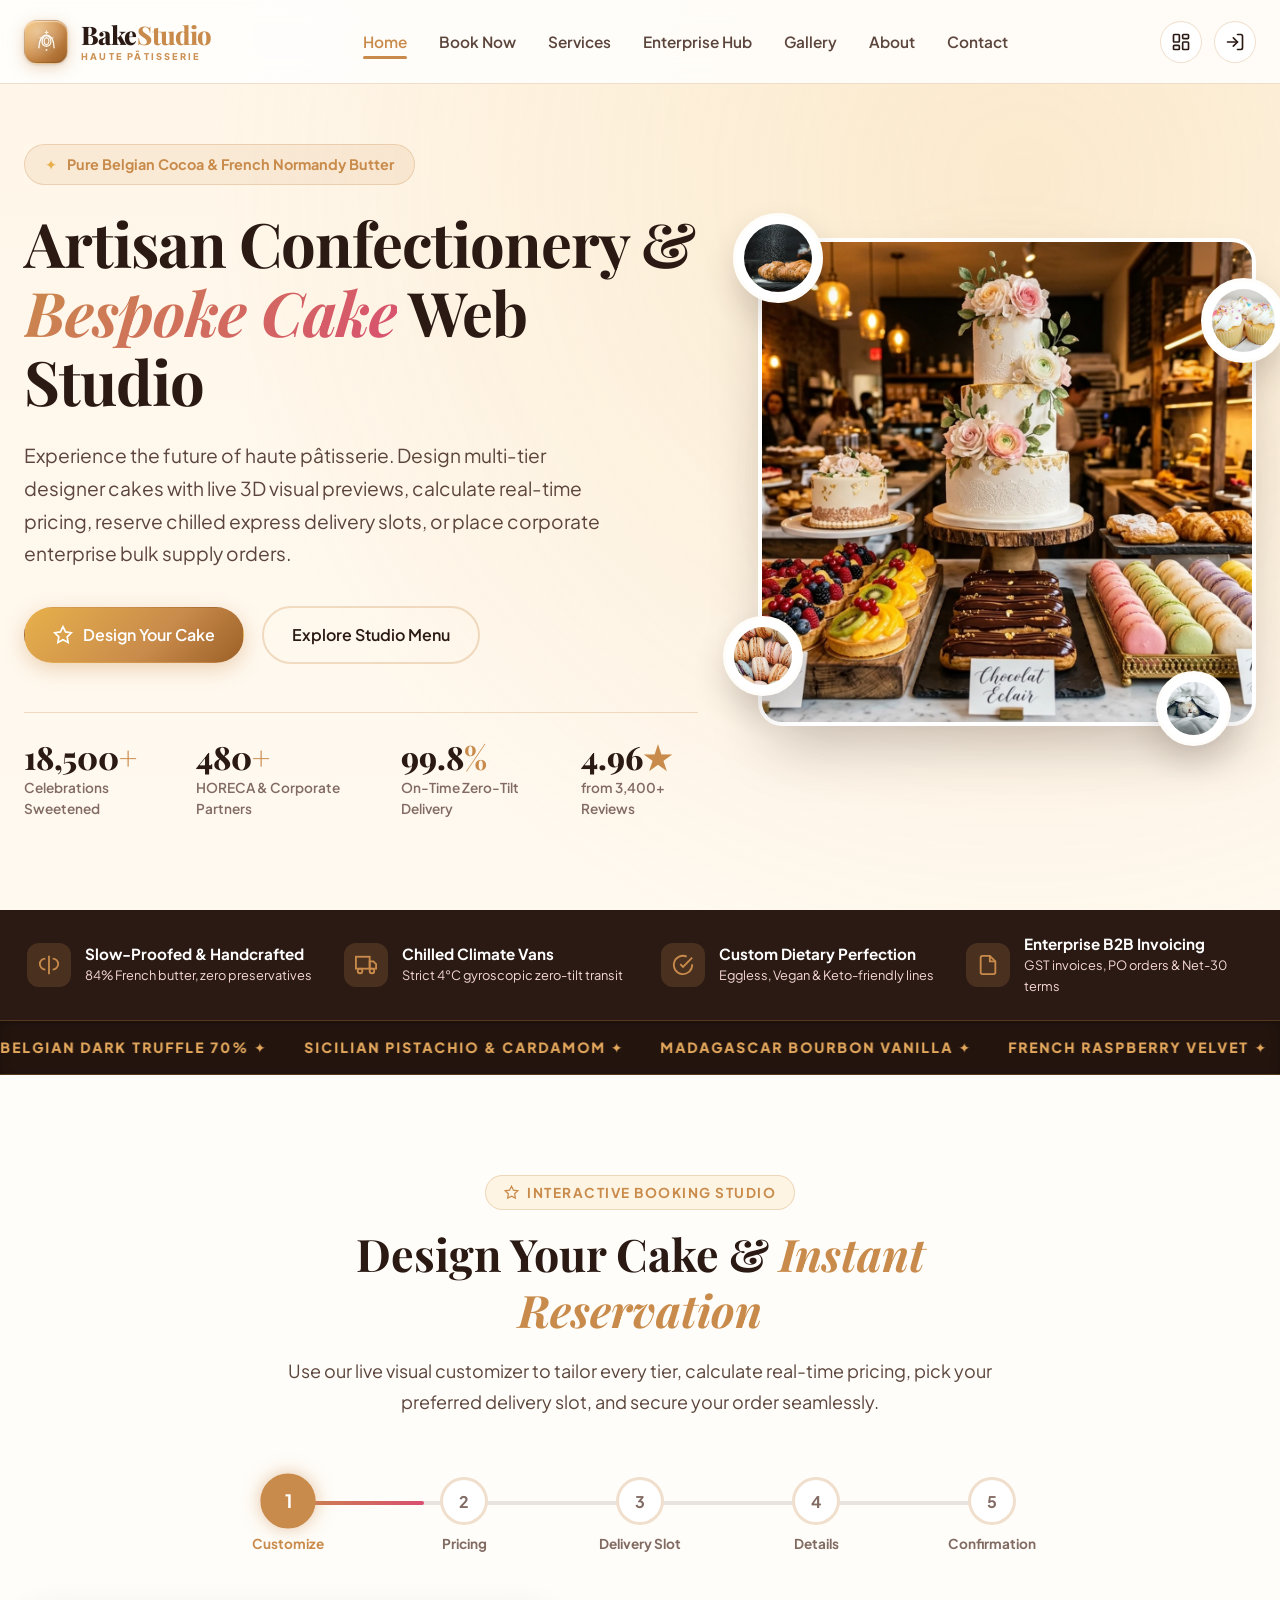
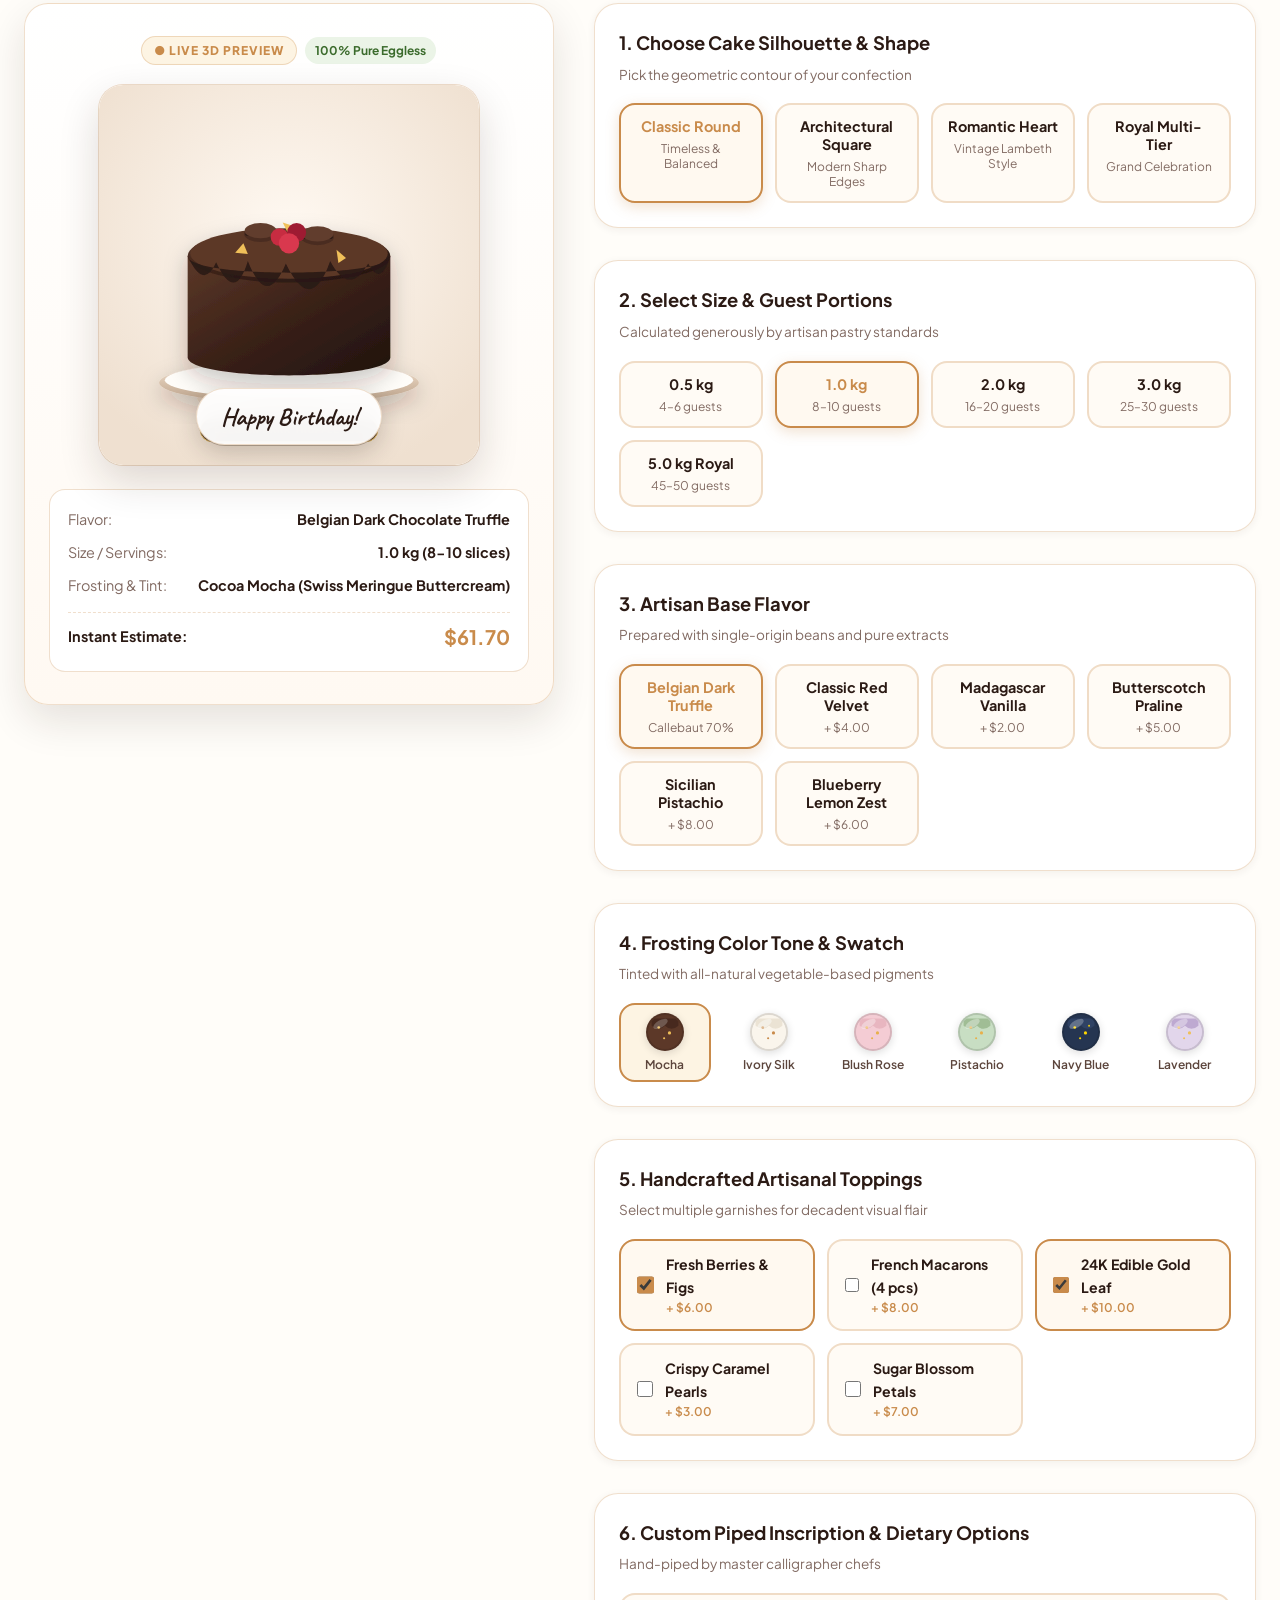
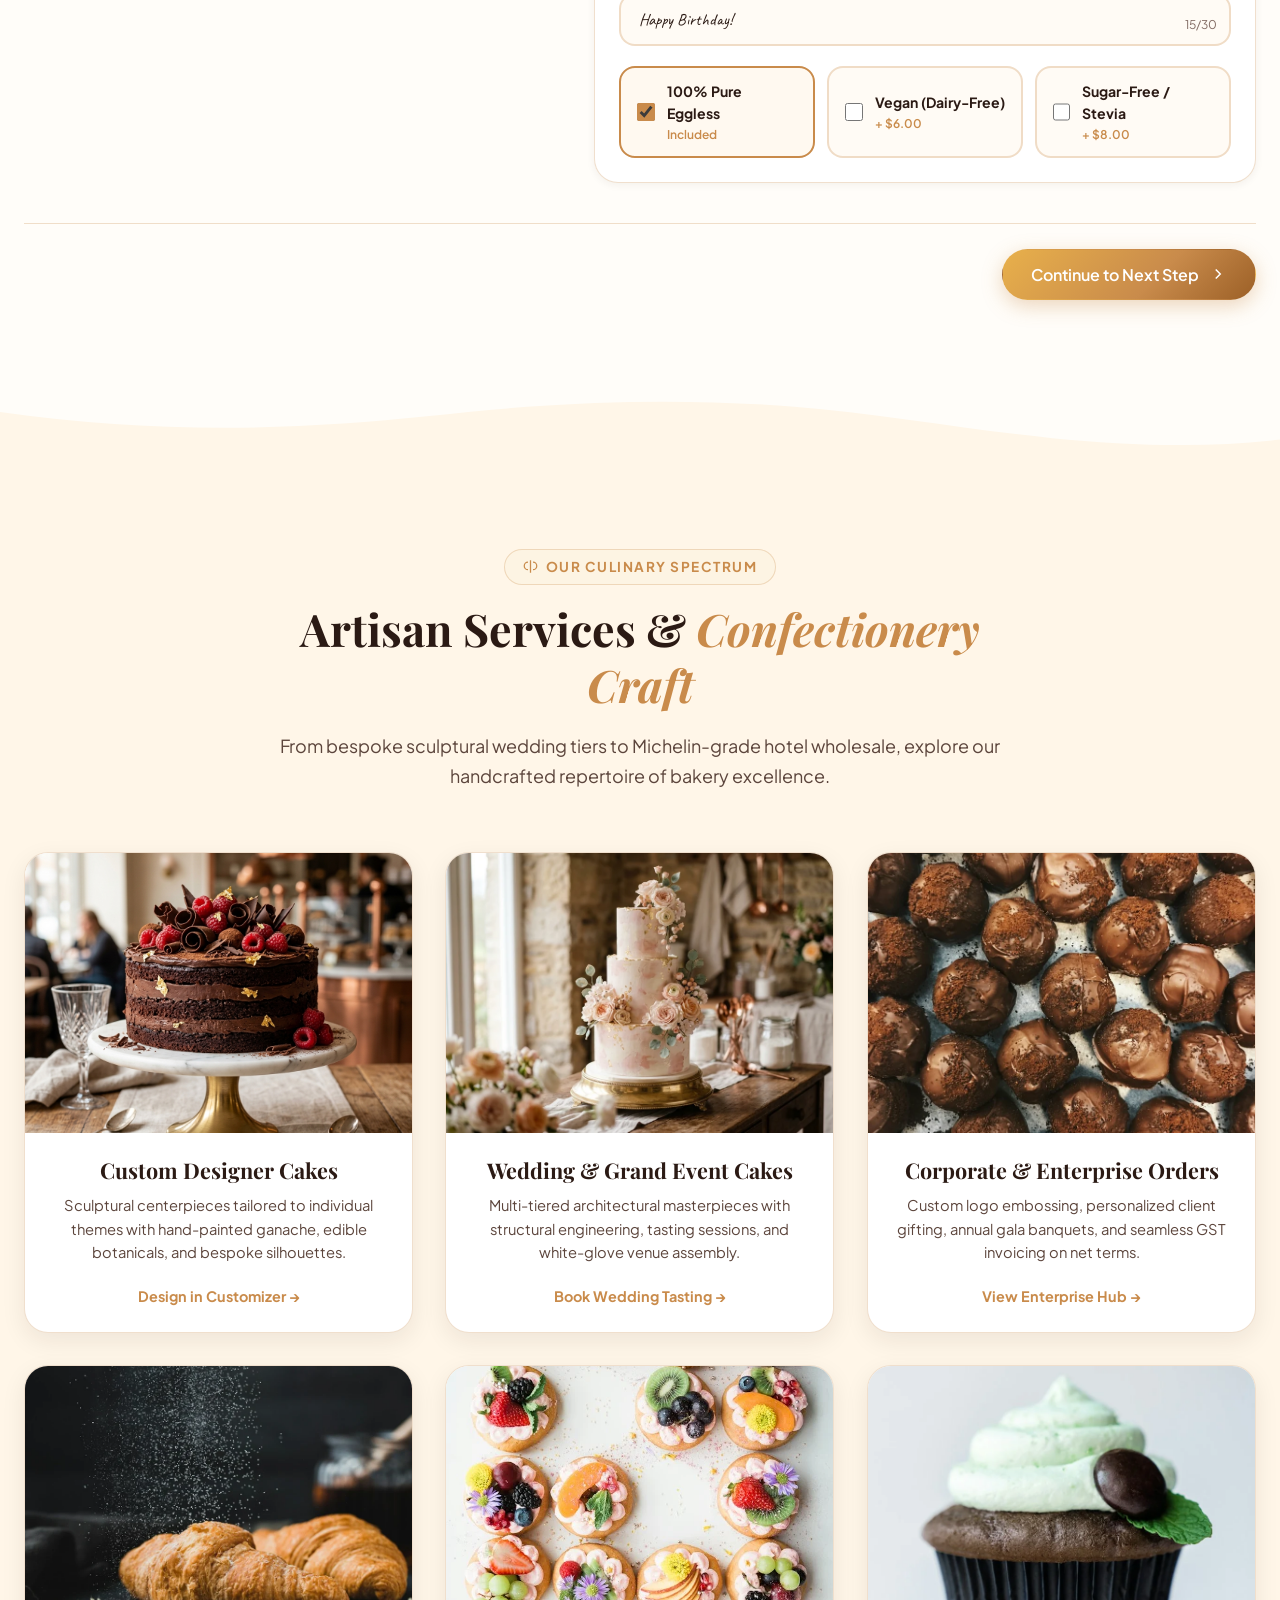
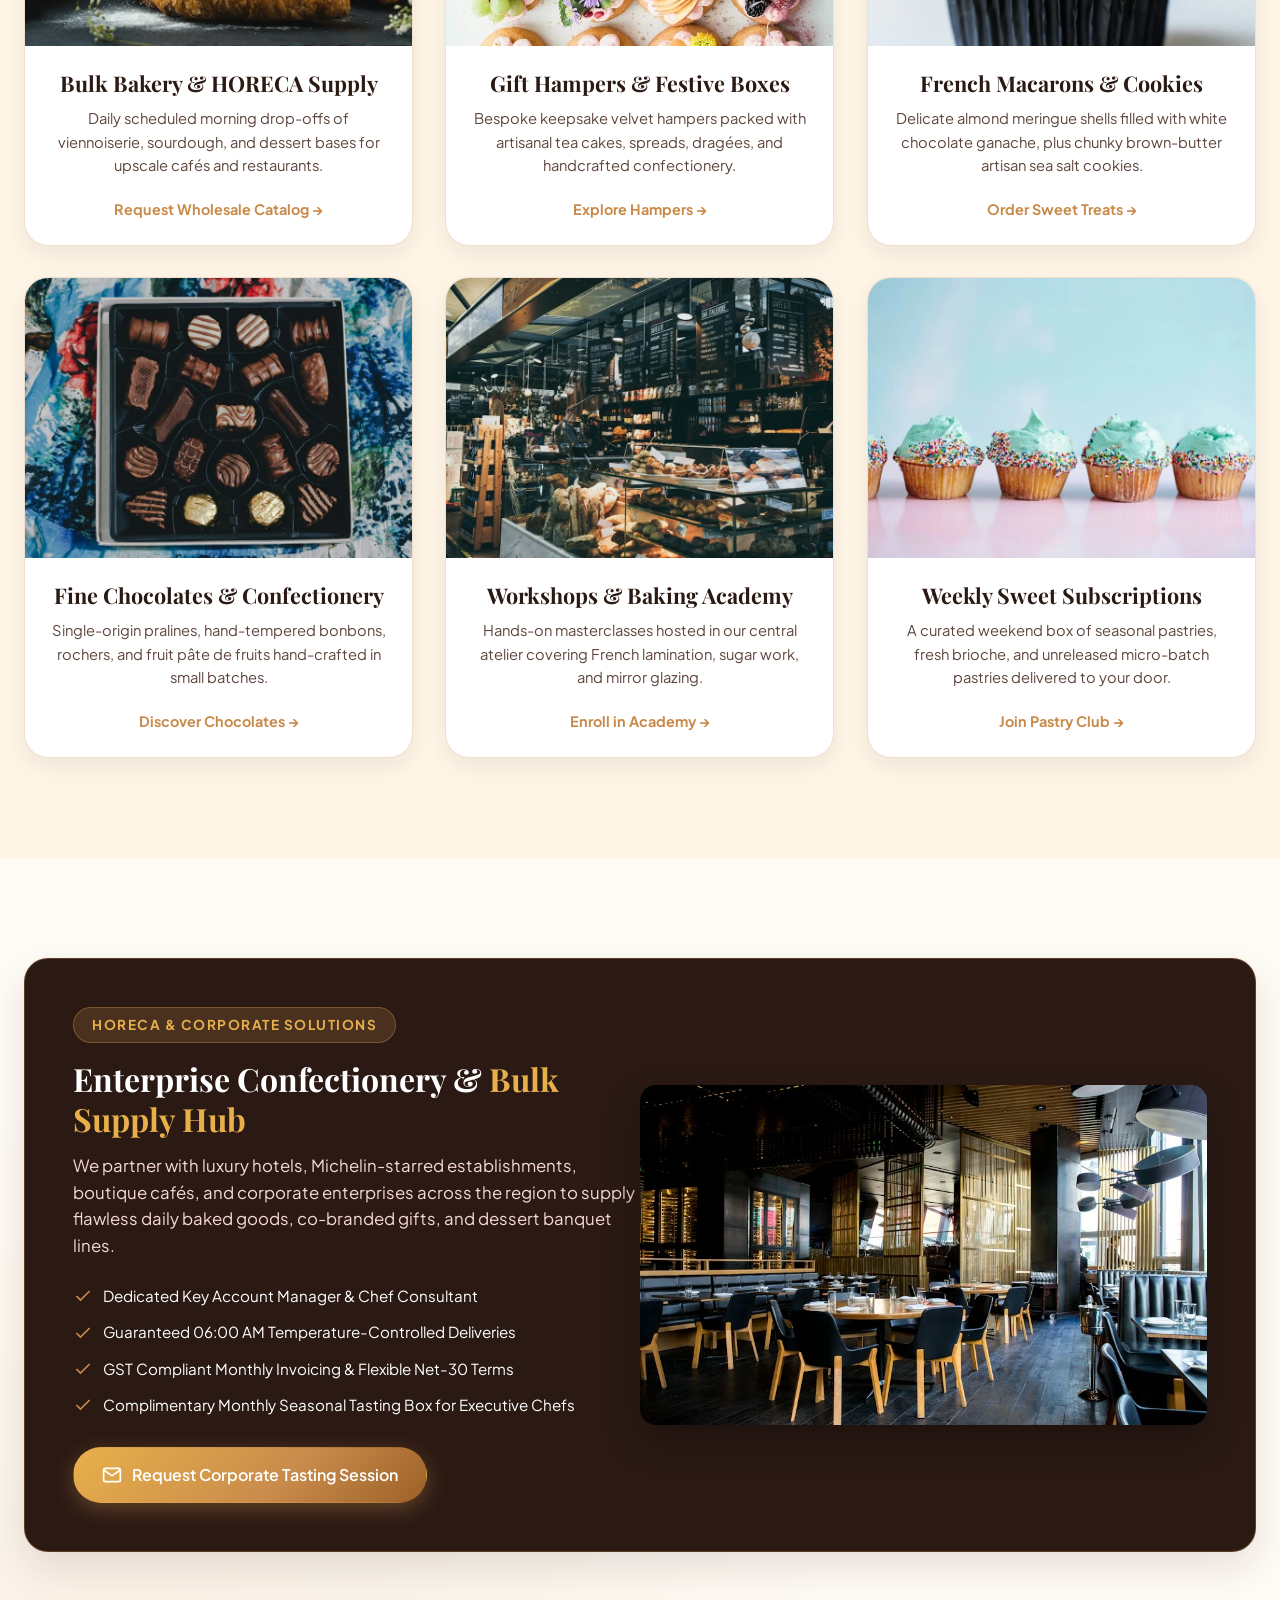
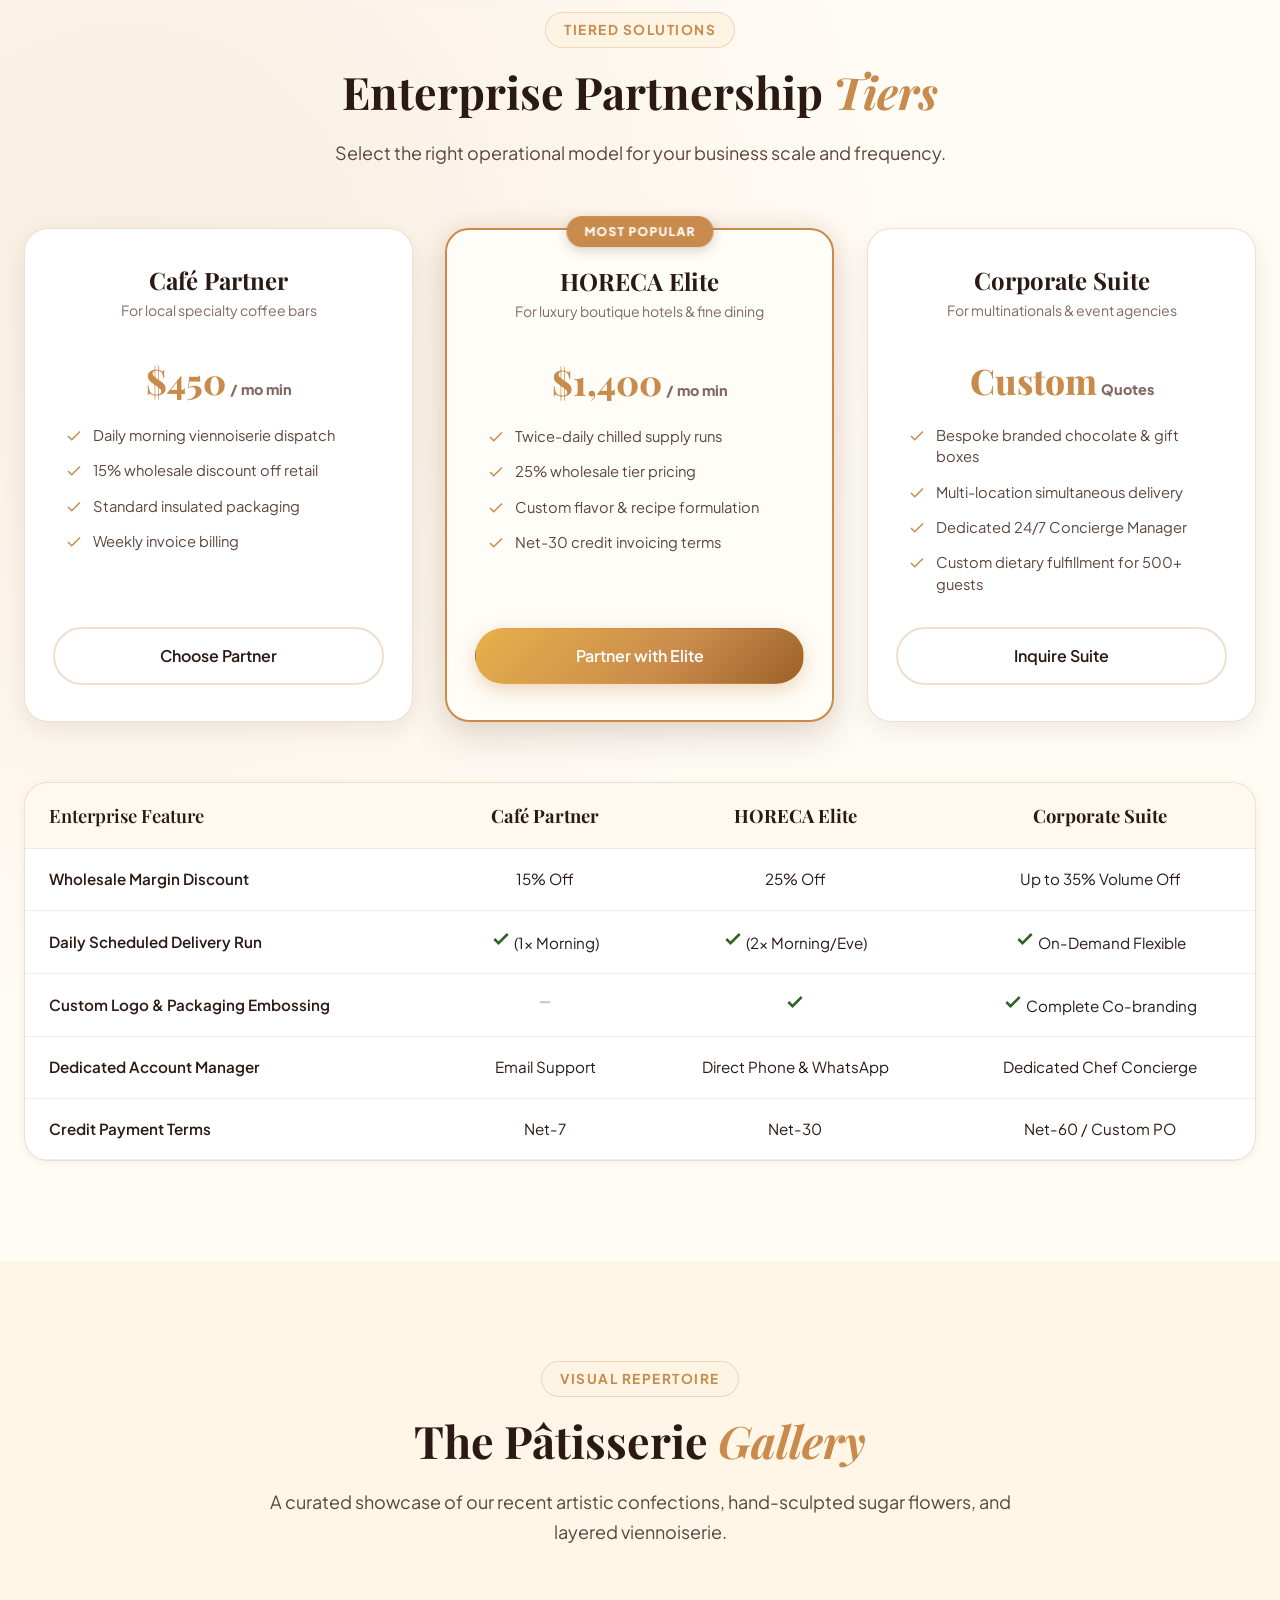
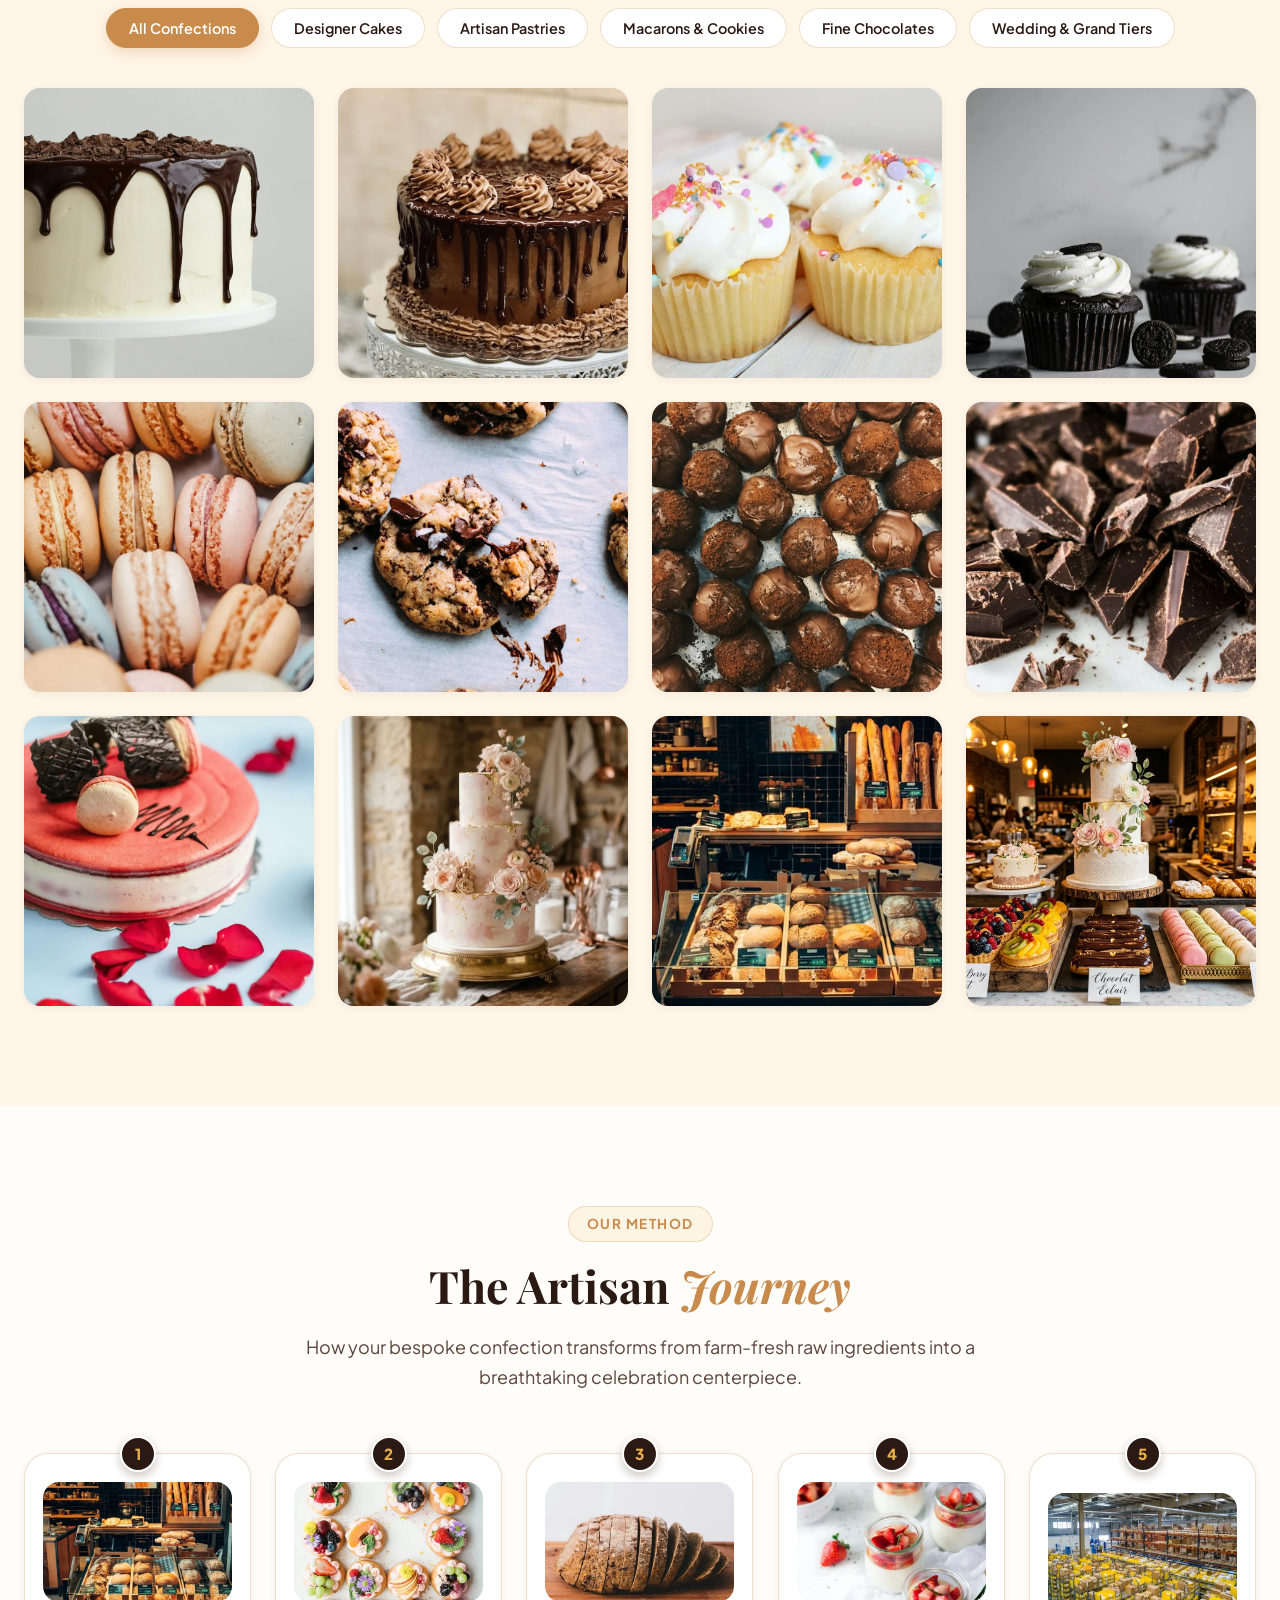
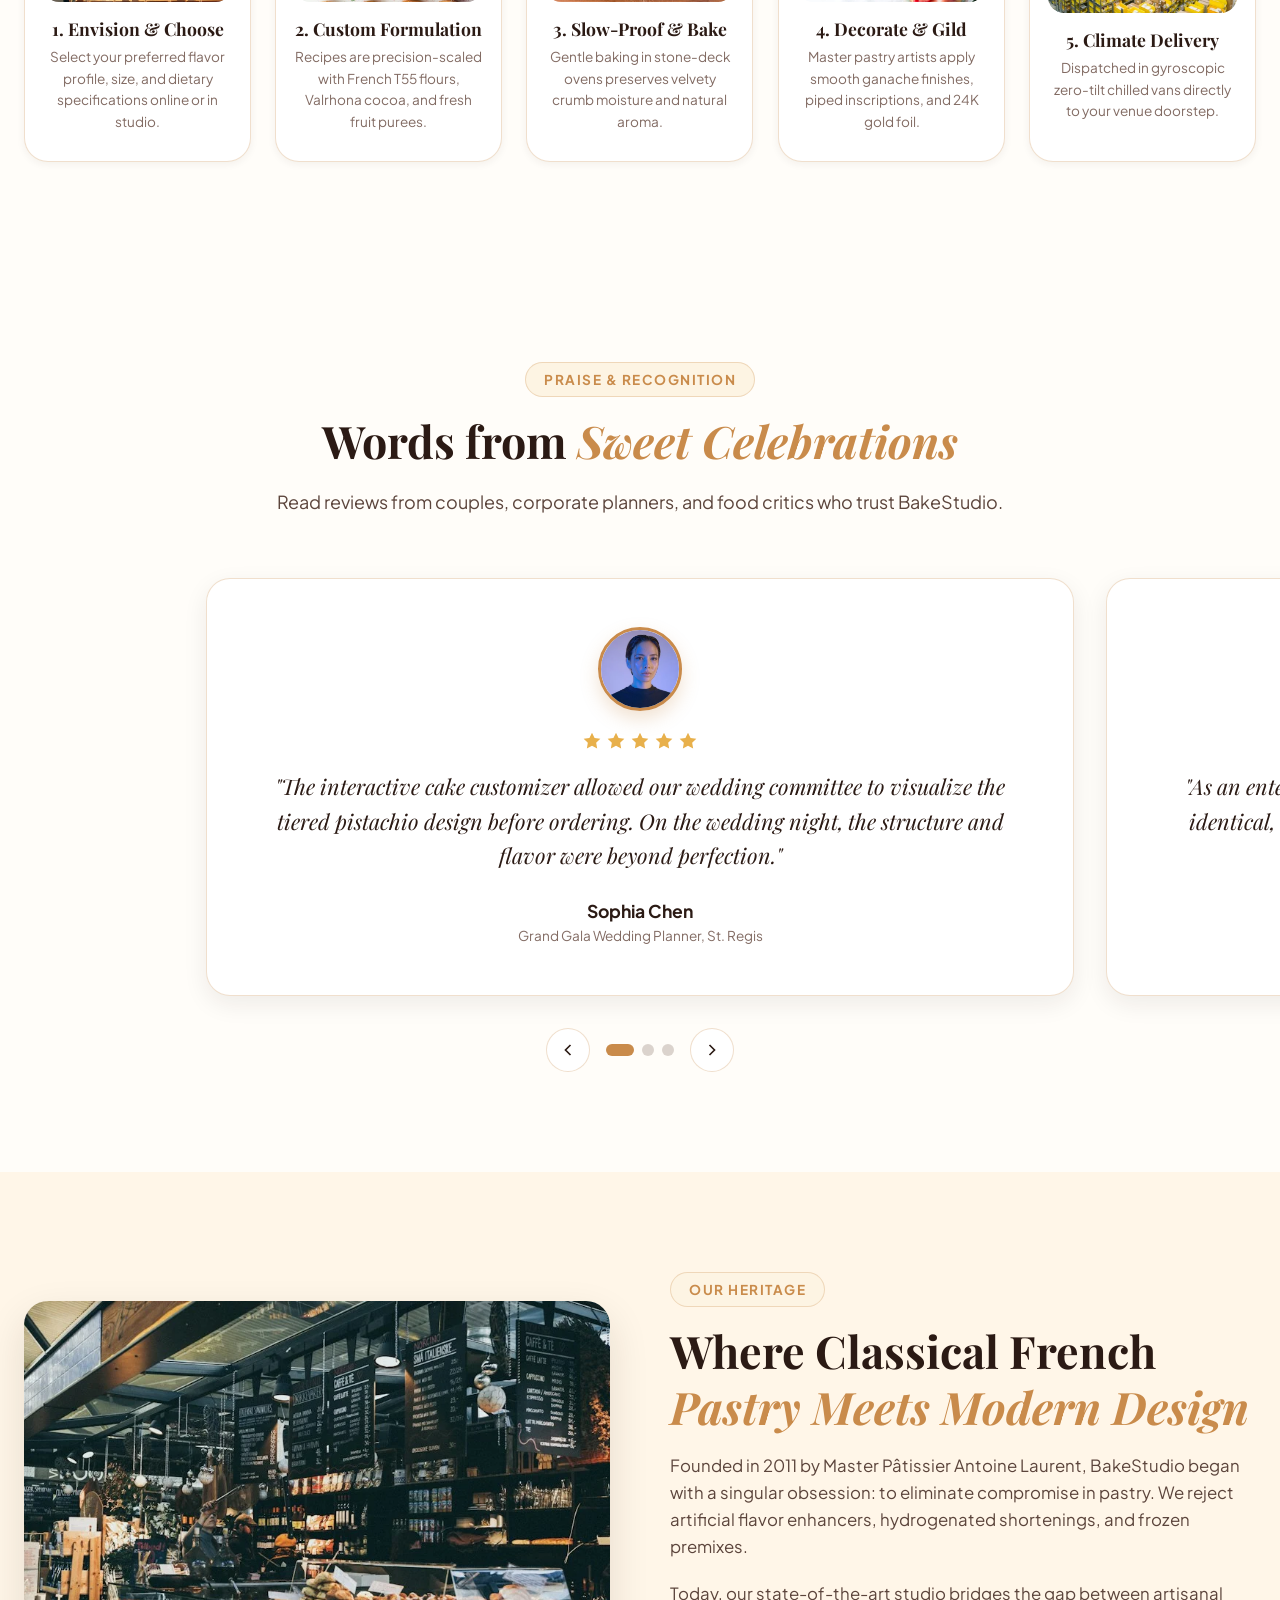
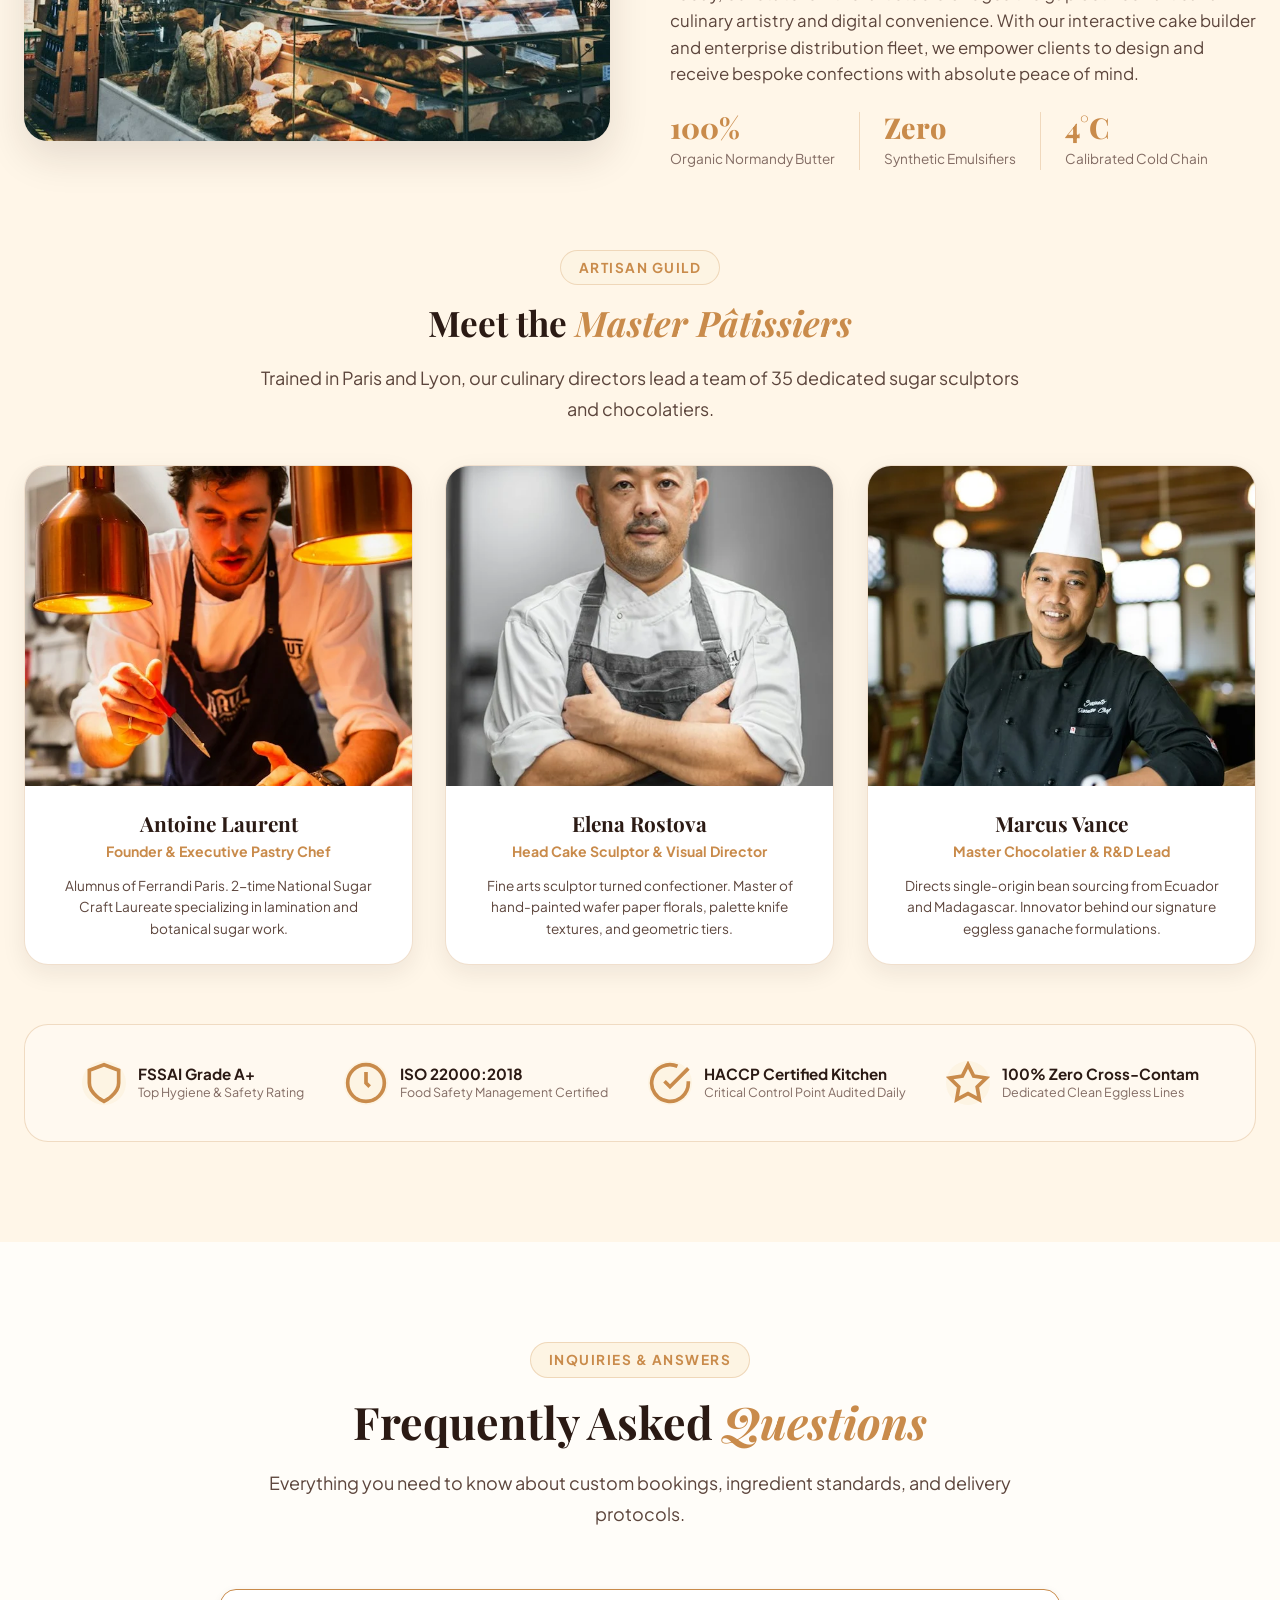
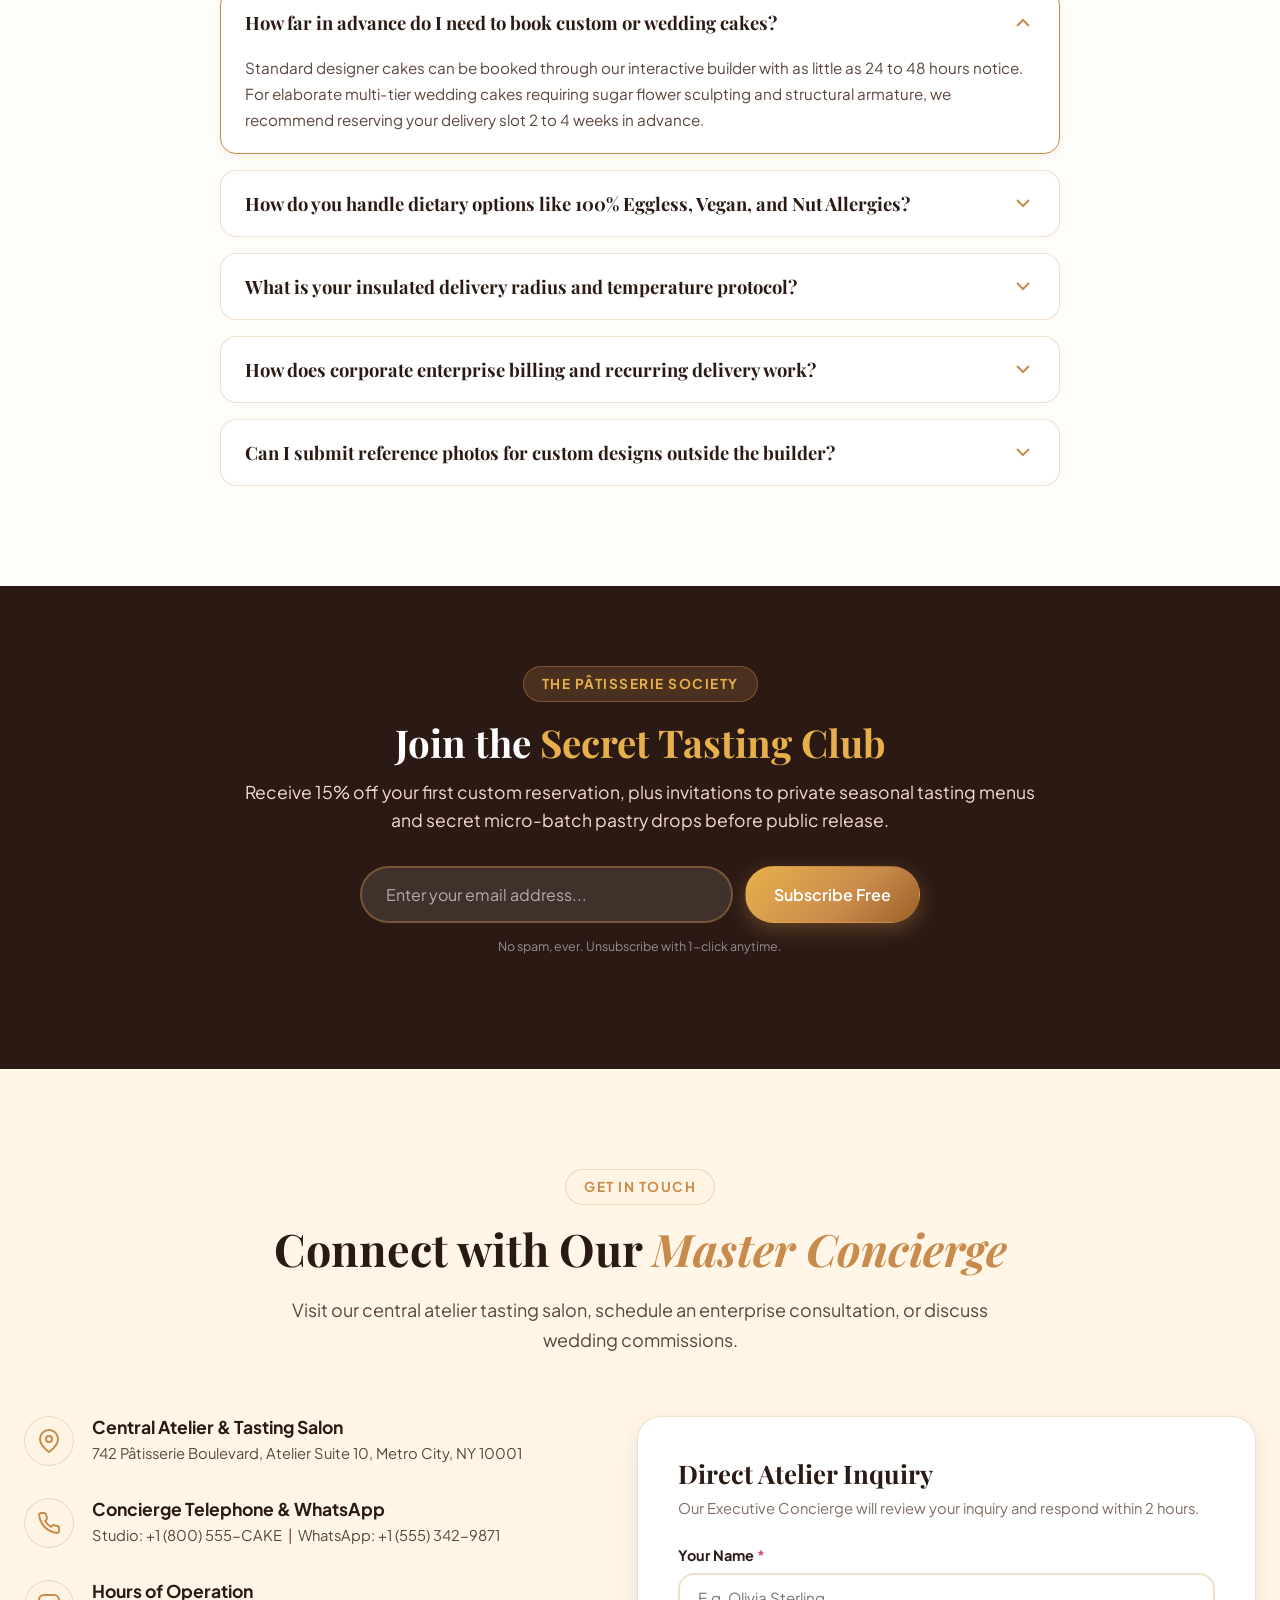
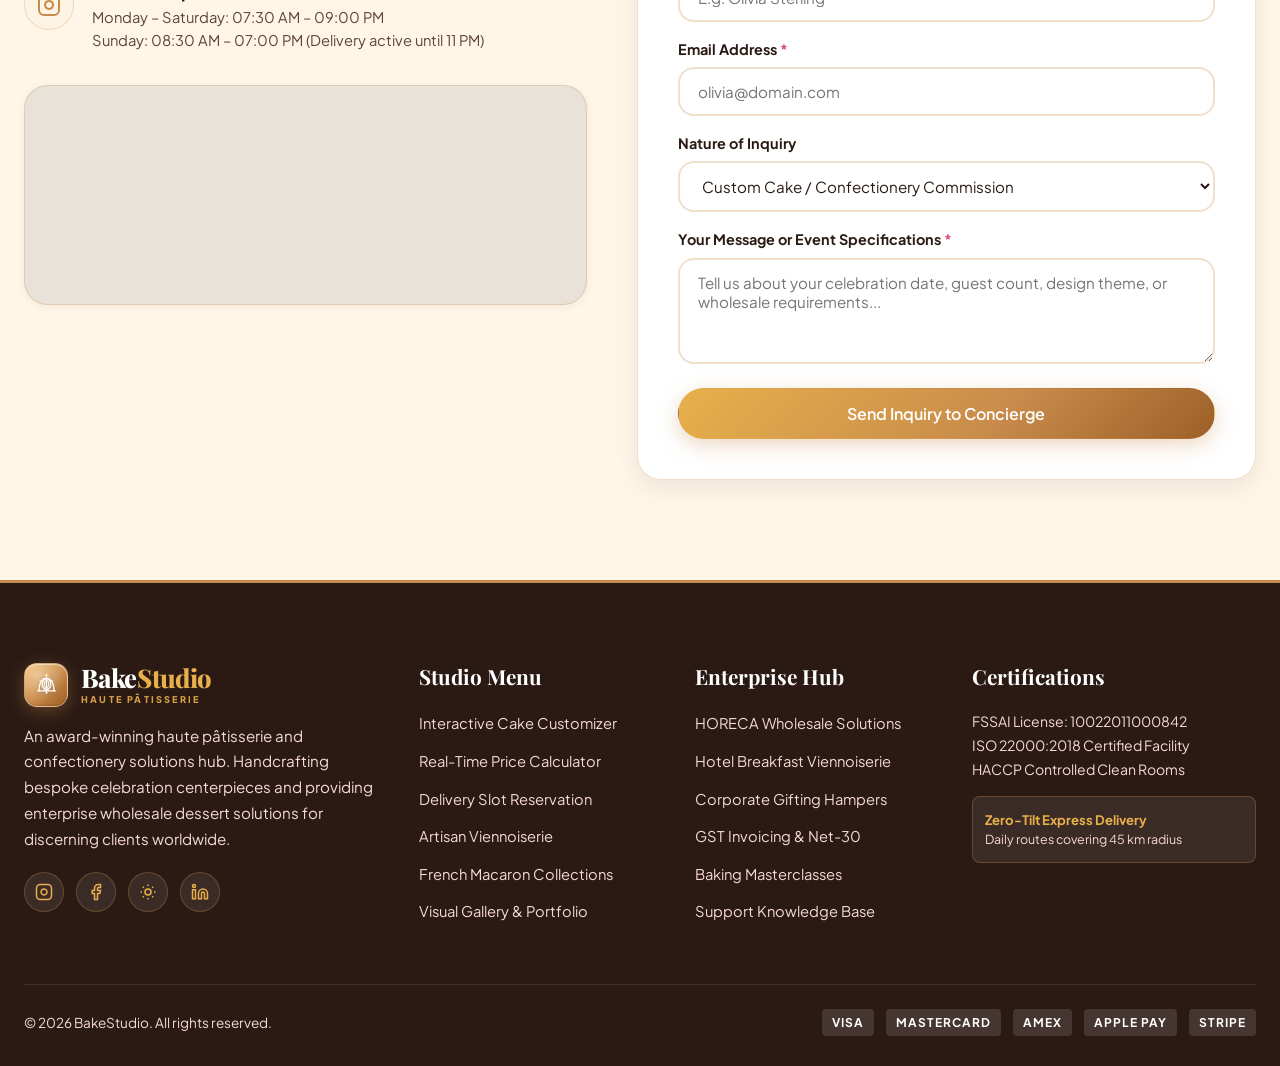
<file: pages/index.html>
<!DOCTYPE html>
<html lang="en">
<head>
  <meta charset="UTF-8">
  <meta name="viewport" content="width=device-width, initial-scale=1.0">
  <title>BakeStudio | Haute Confectionery</title>
  <meta name="description" content="Haute bakery and confectionery studio featuring interactive cake customizers, instant pricing calculators, delivery slot pickers, and enterprise HORECA supply.">
  <meta name="keywords" content="bakery, artisan cakes, custom cake designer, wedding cakes, confectionery, enterprise bakery supply, macarons, pastry studio">
  <meta name="author" content="BakeStudio">
  
  <!-- Open Graph / Facebook -->
  <meta property="og:type" content="website">
  <meta property="og:url" content="https://bakestudio.com/">
  <meta property="og:title" content="BakeStudio">
  <meta property="og:description" content="Design bespoke cakes with our live interactive customizer, instant pricing calculator, and temperature-controlled delivery.">
  <meta property="og:image" content="assets/images/hero/hero_showcase.webp">

  <!-- Twitter Cards -->
  <meta name="twitter:card" content="summary_large_image">
  <meta name="twitter:title" content="BakeStudio">
  <meta name="twitter:description" content="Artisan bakery web studio with custom cake builder, real-time pricing, and baker management dashboard.">
  <meta name="twitter:image" content="assets/images/hero/hero_showcase.webp">

  <!-- Google Fonts: Playfair Display, Plus Jakarta Sans, Caveat -->
  <link rel="preconnect" href="https://fonts.googleapis.com">
  <link rel="preconnect" href="https://fonts.gstatic.com" crossorigin>
  <link href="https://fonts.googleapis.com/css2?family=Caveat:wght@600;700&family=Playfair+Display:ital,wght@0,500;0,700;0,800;1,600&family=Plus+Jakarta+Sans:wght@400;500;600;700;800&display=swap" rel="stylesheet">

  <!-- Favicon & Brand Icon -->
  <link rel="icon" type="image/svg+xml" href="../assets/images/logo/logo-mark.svg">
  <link rel="apple-touch-icon" href="../assets/images/logo/logo-mark.svg">

  <!-- Dedicated View Stylesheets (Separate files for Base, Desktop >=1024px, Tablet 640-1023px, and Mobile <640px) -->
  <link rel="stylesheet" href="../assets/css/base.css">
  <link rel="stylesheet" href="../assets/css/desktop.css">
  <link rel="stylesheet" href="../assets/css/tablet.css">
  <link rel="stylesheet" href="../assets/css/mobile.css">
  <link rel="stylesheet" href="../assets/css/style.css">

  <!-- JSON-LD Structured Data: Bakery / LocalBusiness -->
  <script type="application/ld+json">
  {
    "@context": "https://schema.org",
    "@type": "Bakery",
    "name": "BakeStudio",
    "image": "assets/images/hero/hero_showcase.webp",
    "description": "Artisanal haute patisserie specializing in custom tiered cakes, confectionery gifts, and corporate bulk bakery supply.",
    "address": {
      "@type": "PostalAddress",
      "streetAddress": "742 Pâtisserie Boulevard, Atelier Suite 10",
      "addressLocality": "Metro City",
      "postalCode": "10001",
      "addressCountry": "US"
    },
    "geo": {
      "@type": "GeoCoordinates",
      "latitude": "40.7128",
      "longitude": "-74.0060"
    },
    "url": "https://bakestudio.com",
    "telephone": "+1-800-555-CAKE",
    "priceRange": "$$",
    "openingHoursSpecification": [
      {
        "@type": "OpeningHoursSpecification",
        "dayOfWeek": ["Monday", "Tuesday", "Wednesday", "Thursday", "Friday", "Saturday", "Sunday"],
        "opens": "07:30",
        "closes": "21:00"
      }
    ]
  }
  </script>
</head>
<body>

  <!-- Accessible Skip to Content Link -->
  <a href="#mainContent" class="skip-link">Skip to main content</a>

  <!-- Preloader Animation -->
  <div id="preloader" aria-hidden="true">
    <div class="preloader-icon">
      <svg class="preloader-whisk" viewBox="0 0 24 24" fill="none" stroke="currentColor" stroke-width="2" stroke-linecap="round" stroke-linejoin="round">
        <path d="M12 2v20M8 5a6 6 0 0 0 0 12M16 5a6 6 0 0 1 0 12M4 9a8 8 0 0 0 0 4M20 9a8 8 0 0 1 0 4"/>
      </svg>
    </div>
    <div class="preloader-text">BAKESTUDIO</div>
    <div class="preloader-bar"><div class="preloader-progress"></div></div>
  </div>

  <!-- Sticky Glassmorphic Navbar -->
  <header class="site-header" id="siteHeader">
    <div class="nav-container">
      <!-- Brand Logo -->
      <a href="#home" class="brand-logo" aria-label="BakeStudio Haute Pâtisserie">
        <div class="brand-icon">
          <svg viewBox="0 0 32 32" fill="none" xmlns="http://www.w3.org/2000/svg" aria-hidden="true">
            <defs>
              <linearGradient id="navMarkGrad" x1="0%" y1="0%" x2="100%" y2="100%">
                <stop offset="0%" stop-color="#FFFFFF" />
                <stop offset="100%" stop-color="#FFF2DC" />
              </linearGradient>
              <linearGradient id="navMarkAccent" x1="0%" y1="0%" x2="100%" y2="100%">
                <stop offset="0%" stop-color="#FFE0A3" />
                <stop offset="100%" stop-color="#FFFFFF" />
              </linearGradient>
            </defs>
            <path d="M5.5 23.5H26.5" stroke="url(#navMarkGrad)" stroke-width="1.6" stroke-linecap="round" />
            <path d="M7 23.5C7 14.5 10.8 8.5 16 8.5C21.2 8.5 25 14.5 25 23.5" stroke="url(#navMarkGrad)" stroke-width="1.6" stroke-linecap="round" />
            <path d="M16 9V20.5" stroke="url(#navMarkGrad)" stroke-width="1.5" stroke-linecap="round" />
            <path d="M16 9C12.8 9 10.8 12.8 10.8 16.5C10.8 19.2 13 21 16 21.8" stroke="url(#navMarkGrad)" stroke-width="1.5" stroke-linecap="round" />
            <path d="M16 9C19.2 9 21.2 12.8 21.2 16.5C21.2 19.2 19 21 16 21.8" stroke="url(#navMarkGrad)" stroke-width="1.5" stroke-linecap="round" />
            <path d="M16 11.5C14.2 11.5 13.2 13.8 13.2 16.2C13.2 18 14.4 19.2 16 19.8" stroke="url(#navMarkGrad)" stroke-width="1.3" stroke-linecap="round" />
            <path d="M16 11.5C17.8 11.5 18.8 13.8 18.8 16.2C18.8 18 17.6 19.2 16 19.8" stroke="url(#navMarkGrad)" stroke-width="1.3" stroke-linecap="round" />
            <path d="M13.5 22.8H18.5" stroke="url(#navMarkGrad)" stroke-width="1.8" stroke-linecap="round" />
            <path d="M16 22.8V25.2" stroke="url(#navMarkGrad)" stroke-width="1.6" stroke-linecap="round" />
            <circle cx="16" cy="26" r="1.1" fill="url(#navMarkGrad)" />
            <path d="M16 2.2L16.8 4.4L19 5.2L16.8 6L16 8.2L15.2 6L13 5.2L15.2 4.4Z" fill="url(#navMarkAccent)" />
            <circle cx="8.5" cy="11.5" r="0.9" fill="url(#navMarkAccent)" opacity="0.85" />
            <circle cx="23.5" cy="11.5" r="0.9" fill="url(#navMarkAccent)" opacity="0.85" />
          </svg>
        </div>
        <div class="brand-text">
          <div class="brand-title">Bake<span>Studio</span></div>
          <span class="brand-tagline">Haute Pâtisserie</span>
        </div>
      </a>

      <!-- Mandatory Menu: Home | Book Now | Services | Gallery | About | Contact -->
      <nav class="nav-navigation" aria-label="Main Navigation">
        <ul class="nav-menu" id="navMenu">
          <li><a href="#home" class="nav-link active">Home</a></li>
          <li><a href="#book-now" class="nav-link">Book Now</a></li>
          <li><a href="#services" class="nav-link">Services</a></li>
          <li><a href="#enterprise" class="nav-link">Enterprise Hub</a></li>
          <li><a href="#gallery" class="nav-link">Gallery</a></li>
          <li><a href="#about" class="nav-link">About</a></li>
          <li><a href="#contact" class="nav-link">Contact</a></li>
          <li class="drawer-actions-item">
            <div class="drawer-actions-group">
              <button id="mobileNavDashboardBtn" class="drawer-action-btn" title="Baker Dashboard" aria-label="Baker Dashboard">
                <svg width="18" height="18" viewBox="0 0 24 24" fill="none" stroke="currentColor" stroke-width="2" stroke-linecap="round" stroke-linejoin="round" aria-hidden="true">
                  <rect x="3" y="3" width="7" height="9" rx="1"/>
                  <rect x="14" y="3" width="7" height="5" rx="1"/>
                  <rect x="14" y="12" width="7" height="9" rx="1"/>
                  <rect x="3" y="16" width="7" height="5" rx="1"/>
                </svg>
                <span>Dashboard</span>
              </button>
              <button id="mobileNavLoginBtn" class="drawer-action-btn" title="Login / Switch Account" aria-label="Login / Switch Account">
                <svg width="18" height="18" viewBox="0 0 24 24" fill="none" stroke="currentColor" stroke-width="2" stroke-linecap="round" stroke-linejoin="round" aria-hidden="true">
                  <path d="M15 3h4a2 2 0 0 1 2 2v14a2 2 0 0 1-2 2h-4"/>
                  <polyline points="10 17 15 12 10 7"/>
                  <line x1="15" y1="12" x2="3" y2="12"/>
                </svg>
                <span>Login / Account</span>
              </button>
            </div>
          </li>
        </ul>
      </nav>

      <!-- Nav Actions: Dashboard & Login Buttons & Mobile Menu -->
      <div class="nav-actions">
        <button id="navDashboardBtn" class="action-btn" title="Baker Dashboard" aria-label="Baker Dashboard">
          <svg width="20" height="20" viewBox="0 0 24 24" fill="none" stroke="currentColor" stroke-width="2" stroke-linecap="round" stroke-linejoin="round" aria-hidden="true">
            <rect x="3" y="3" width="7" height="9" rx="1"/>
            <rect x="14" y="3" width="7" height="5" rx="1"/>
            <rect x="14" y="12" width="7" height="9" rx="1"/>
            <rect x="3" y="16" width="7" height="5" rx="1"/>
          </svg>
        </button>

        <button id="navLoginBtn" class="action-btn" title="Login / Switch Account" aria-label="Login / Switch Account">
          <svg width="20" height="20" viewBox="0 0 24 24" fill="none" stroke="currentColor" stroke-width="2" stroke-linecap="round" stroke-linejoin="round" aria-hidden="true">
            <path d="M15 3h4a2 2 0 0 1 2 2v14a2 2 0 0 1-2 2h-4"/>
            <polyline points="10 17 15 12 10 7"/>
            <line x1="15" y1="12" x2="3" y2="12"/>
          </svg>
        </button>

        <button class="mobile-toggle" id="mobileToggle" aria-label="Toggle mobile menu" aria-expanded="false">
          <span></span><span></span><span></span>
        </button>
      </div>
    </div>
  </header>

  <main id="mainContent">

    <!-- ======================================================================
         SECTION 1: HOME (Hero + Floating Pastries + Stats + Feature Strip)
         ====================================================================== -->
    <section id="home" class="hero-section">
      <div class="container">
        <div class="hero-grid">
          <!-- Left Column Content -->
          <div class="hero-content">
            <div class="hero-badge">
              <span class="sparkle">✦</span> Pure Belgian Cocoa & French Normandy Butter
            </div>
            <h1 class="hero-title">
              Artisan Confectionery & <span class="highlight">Bespoke Cake</span> Web Studio
            </h1>
            <p class="hero-description">
              Experience the future of haute pâtisserie. Design multi-tier designer cakes with live 3D visual previews, calculate real-time pricing, reserve chilled express delivery slots, or place corporate enterprise bulk supply orders.
            </p>
            <div class="hero-cta-group">
              <a href="#book-now" class="btn btn-primary" id="heroDesignCakeBtn">
                <svg width="20" height="20" viewBox="0 0 24 24" fill="none" stroke="currentColor" stroke-width="2"><polygon points="12 2 15.09 8.26 22 9.27 17 14.14 18.18 21.02 12 17.77 5.82 21.02 7 14.14 2 9.27 8.91 8.26 12 2"/></svg>
                Design Your Cake
              </a>
              <a href="#services" class="btn btn-outline" id="heroExploreServicesBtn">
                Explore Studio Menu
              </a>
            </div>

            <!-- Trust Stats Counters -->
            <div class="hero-stats-strip">
              <div class="stat-item">
                <div class="stat-num">18,500<span>+</span></div>
                <div class="stat-label">Celebrations Sweetened</div>
              </div>
              <div class="stat-item">
                <div class="stat-num">480<span>+</span></div>
                <div class="stat-label">HORECA & Corporate Partners</div>
              </div>
              <div class="stat-item">
                <div class="stat-num">99.8<span>%</span></div>
                <div class="stat-label">On-Time Zero-Tilt Delivery</div>
              </div>
              <div class="stat-item">
                <div class="stat-num">4.96<span>★</span></div>
                <div class="stat-label">from 3,400+ Reviews</div>
              </div>
            </div>
          </div>

          <!-- Right Column Visual with Floating Pastries -->
          <div class="hero-visual-wrap">
            <div class="hero-card-glow"></div>
            <div class="hero-main-card">
              <img src="../assets/images/hero/hero_showcase.webp" alt="Artisan bakery showcase banquet with tiered designer wedding cake and gourmet desserts" width="1920" height="1080">
            </div>

            <!-- Animated Floating Pastry Visuals -->
            <div class="floating-pastry float-1" title="Golden Butter Croissant">
              <img src="../assets/images/hero/float_croissant.webp" alt="Fresh artisan butter croissant" width="400" height="400">
            </div>
            <div class="floating-pastry float-2" title="French Pistachio Macaron">
              <img src="../assets/images/hero/float_macaron.webp" alt="French pistachio macaron" width="400" height="400">
            </div>
            <div class="floating-pastry float-3" title="Wild Berry Tart">
              <img src="../assets/images/hero/float_tart.webp" alt="Fresh raspberry and blueberry tart" width="400" height="400">
            </div>
            <div class="floating-pastry float-4" title="Dark Chocolate Truffle">
              <img src="../assets/images/hero/float_bonbon.webp" alt="Handcrafted Belgian chocolate bonbon" width="400" height="400">
            </div>
          </div>
        </div>
      </div>
    </section>

    <!-- Key Features Strip -->
    <div class="features-strip">
      <div class="container">
        <div class="features-grid">
          <div class="feature-strip-item">
            <div class="strip-icon">
              <svg viewBox="0 0 24 24" fill="none" stroke="currentColor" stroke-width="2"><path d="M12 2v20M8 5a6 6 0 0 0 0 12M16 5a6 6 0 0 1 0 12"/></svg>
            </div>
            <div class="strip-info">
              <h4>Slow-Proofed & Handcrafted</h4>
              <p>84% French butter, zero preservatives</p>
            </div>
          </div>
          <div class="feature-strip-item">
            <div class="strip-icon">
              <svg viewBox="0 0 24 24" fill="none" stroke="currentColor" stroke-width="2"><rect x="1" y="3" width="15" height="13"/><polygon points="16 8 20 8 23 11 23 16 16 16 16 8"/><circle cx="5.5" cy="18.5" r="2.5"/><circle cx="18.5" cy="18.5" r="2.5"/></svg>
            </div>
            <div class="strip-info">
              <h4>Chilled Climate Vans</h4>
              <p>Strict 4°C gyroscopic zero-tilt transit</p>
            </div>
          </div>
          <div class="feature-strip-item">
            <div class="strip-icon">
              <svg viewBox="0 0 24 24" fill="none" stroke="currentColor" stroke-width="2"><path d="M22 11.08V12a10 10 0 1 1-5.93-9.14"/><polyline points="22 4 12 14.01 9 11.01"/></svg>
            </div>
            <div class="strip-info">
              <h4>Custom Dietary Perfection</h4>
              <p>Eggless, Vegan & Keto-friendly lines</p>
            </div>
          </div>
          <div class="feature-strip-item">
            <div class="strip-icon">
              <svg viewBox="0 0 24 24" fill="none" stroke="currentColor" stroke-width="2"><path d="M14 2H6a2 2 0 0 0-2 2v16a2 2 0 0 0 2 2h12a2 2 0 0 0 2-2V8z"/><polyline points="14 2 14 8 20 8"/></svg>
            </div>
            <div class="strip-info">
              <h4>Enterprise B2B Invoicing</h4>
              <p>GST invoices, PO orders & Net-30 terms</p>
            </div>
          </div>
        </div>
      </div>
    </div>

    <!-- Flavor Marquee Ticker - Running Banner -->
    <div class="flavor-marquee" aria-label="Signature Confectionery Flavors Ticker">
      <div class="marquee-track">
        <div class="marquee-content">
          <span>Belgian Dark Truffle 70% ✦</span>
          <span>Sicilian Pistachio & Cardamom ✦</span>
          <span>Madagascar Bourbon Vanilla ✦</span>
          <span>French Raspberry Velvet ✦</span>
          <span>Salted Caramel Dulce de Leche ✦</span>
          <span>Espresso Tiramisu Praline ✦</span>
          <span>Mango & Passionfruit Coulis ✦</span>
        </div>
        <div class="marquee-content" aria-hidden="true">
          <span>Belgian Dark Truffle 70% ✦</span>
          <span>Sicilian Pistachio & Cardamom ✦</span>
          <span>Madagascar Bourbon Vanilla ✦</span>
          <span>French Raspberry Velvet ✦</span>
          <span>Salted Caramel Dulce de Leche ✦</span>
          <span>Espresso Tiramisu Praline ✦</span>
          <span>Mango & Passionfruit Coulis ✦</span>
        </div>
      </div>
    </div>

    <!-- ======================================================================
         SECTION 2: BOOK NOW (INTERACTIVE FEATURE HUB)
         - Interactive Cake Customizer
         - Instant Pricing Calculator
         - Delivery Slot Picker
         - Multi-Step Booking Form (1 to 5)
         ====================================================================== -->
    <section id="book-now" class="booking-hub-section section-padding">
      <div class="container">
        <div class="section-header">
          <div class="section-pill">
            <svg viewBox="0 0 24 24" fill="none" stroke="currentColor" stroke-width="2"><polygon points="12 2 15.09 8.26 22 9.27 17 14.14 18.18 21.02 12 17.77 5.82 21.02 7 14.14 2 9.27 8.91 8.26 12 2"/></svg>
            Interactive Booking Studio
          </div>
          <h2 class="section-title">Design Your Cake & <span>Instant Reservation</span></h2>
          <p class="section-desc">
            Use our live visual customizer to tailor every tier, calculate real-time pricing, pick your preferred delivery slot, and secure your order seamlessly.
          </p>
        </div>

        <!-- 5-Step Progress Bar -->
        <div class="booking-progress-container">
          <div class="booking-progress-bar">
            <div class="booking-progress-fill" id="bookingProgressFill"></div>
          </div>
          <div class="booking-steps-track">
            <div class="step-node active" data-step-index="1">
              <div class="step-bubble">1</div>
              <span class="step-label">Customize</span>
            </div>
            <div class="step-node" data-step-index="2">
              <div class="step-bubble">2</div>
              <span class="step-label">Pricing</span>
            </div>
            <div class="step-node" data-step-index="3">
              <div class="step-bubble">3</div>
              <span class="step-label">Delivery Slot</span>
            </div>
            <div class="step-node" data-step-index="4">
              <div class="step-bubble">4</div>
              <span class="step-label">Details</span>
            </div>
            <div class="step-node" data-step-index="5">
              <div class="step-bubble">5</div>
              <span class="step-label">Confirmation</span>
            </div>
          </div>
        </div>

        <!-- STEP 1: INTERACTIVE CAKE CUSTOMIZER -->
        <div class="booking-step-content active" id="bookingStep1">
          <div class="customizer-workspace">
            
            <!-- Left: Live Visual Preview Card -->
            <div class="cake-preview-card">
              <div class="preview-badge-row">
                <span class="live-badge">● Live 3D Preview</span>
                <span class="dietary-badge" id="liveDietaryTag">100% Pure Eggless</span>
              </div>

              <!-- Interactive Cake Stage with Rich Photorealistic Image -->
              <div class="cake-stage" id="cakeStage">
                <div class="cake-real-image-wrap" id="cakeRealImageWrap">
                  <img src="../assets/images/customizer/cake_chocolate.svg" id="cakeRealImage" alt="Live Bespoke Artisan Cake Customizer Preview" class="cake-real-img">
                  <!-- Custom Piped Message Overlay Ribbon -->
                  <div class="cake-piped-message" id="cakePipedMessage">Happy Birthday!</div>
                </div>
              </div>

              <!-- Live Specs Summary -->
              <div class="live-specs-summary">
                <div class="spec-line">
                  <span class="label">Flavor:</span>
                  <span class="val" id="specFlavor">Belgian Dark Chocolate Truffle</span>
                </div>
                <div class="spec-line">
                  <span class="label">Size / Servings:</span>
                  <span class="val" id="specSize">1.0 kg (8-10 slices)</span>
                </div>
                <div class="spec-line">
                  <span class="label">Frosting & Tint:</span>
                  <span class="val" id="specFrosting">Cocoa Mocha (Swiss Meringue Buttercream)</span>
                </div>
                <div class="spec-line" style="border-top: 1px dashed var(--border-caramel); padding-top: 8px; margin-top: 4px;">
                  <span class="label" style="font-weight: 700; color: var(--cocoa-deep);">Instant Estimate:</span>
                  <span class="val" id="liveCardPrice" style="color: var(--caramel-gold); font-size: 1.25rem;">$56.70</span>
                </div>
              </div>
            </div>

            <!-- Right: Customizer Control Options -->
            <div class="customizer-controls-panel">
              
              <!-- 1. Shape Selection -->
              <div class="option-group">
                <div class="option-group-title">
                  <span>1. Choose Cake Silhouette & Shape</span>
                </div>
                <div class="option-group-subtitle">Pick the geometric contour of your confection</div>
                <div class="select-pills-grid">
                  <button type="button" class="custom-pill-btn shape-btn active" data-shape="round">
                    <span class="pill-name">Classic Round</span>
                    <span class="pill-meta">Timeless & Balanced</span>
                  </button>
                  <button type="button" class="custom-pill-btn shape-btn" data-shape="square">
                    <span class="pill-name">Architectural Square</span>
                    <span class="pill-meta">Modern Sharp Edges</span>
                  </button>
                  <button type="button" class="custom-pill-btn shape-btn" data-shape="heart">
                    <span class="pill-name">Romantic Heart</span>
                    <span class="pill-meta">Vintage Lambeth Style</span>
                  </button>
                  <button type="button" class="custom-pill-btn shape-btn" data-shape="tiered">
                    <span class="pill-name">Royal Multi-Tier</span>
                    <span class="pill-meta">Grand Celebration</span>
                  </button>
                </div>
              </div>

              <!-- 2. Size & Servings -->
              <div class="option-group">
                <div class="option-group-title">
                  <span>2. Select Size & Guest Portions</span>
                </div>
                <div class="option-group-subtitle">Calculated generously by artisan pastry standards</div>
                <div class="select-pills-grid">
                  <button type="button" class="custom-pill-btn size-btn" data-size="0.5">
                    <span class="pill-name">0.5 kg</span>
                    <span class="pill-meta">4–6 guests</span>
                  </button>
                  <button type="button" class="custom-pill-btn size-btn active" data-size="1.0">
                    <span class="pill-name">1.0 kg</span>
                    <span class="pill-meta">8–10 guests</span>
                  </button>
                  <button type="button" class="custom-pill-btn size-btn" data-size="2.0">
                    <span class="pill-name">2.0 kg</span>
                    <span class="pill-meta">16–20 guests</span>
                  </button>
                  <button type="button" class="custom-pill-btn size-btn" data-size="3.0">
                    <span class="pill-name">3.0 kg</span>
                    <span class="pill-meta">25–30 guests</span>
                  </button>
                  <button type="button" class="custom-pill-btn size-btn" data-size="5.0">
                    <span class="pill-name">5.0 kg Royal</span>
                    <span class="pill-meta">45–50 guests</span>
                  </button>
                </div>
              </div>

              <!-- 3. Base Flavors -->
              <div class="option-group">
                <div class="option-group-title">
                  <span>3. Artisan Base Flavor</span>
                </div>
                <div class="option-group-subtitle">Prepared with single-origin beans and pure extracts</div>
                <div class="select-pills-grid">
                  <button type="button" class="custom-pill-btn flavor-btn active" data-flavor="chocolate">
                    <span class="pill-name">Belgian Dark Truffle</span>
                    <span class="pill-meta">Callebaut 70%</span>
                  </button>
                  <button type="button" class="custom-pill-btn flavor-btn" data-flavor="redvelvet">
                    <span class="pill-name">Classic Red Velvet</span>
                    <span class="pill-meta">+ $4.00</span>
                  </button>
                  <button type="button" class="custom-pill-btn flavor-btn" data-flavor="vanilla">
                    <span class="pill-name">Madagascar Vanilla</span>
                    <span class="pill-meta">+ $2.00</span>
                  </button>
                  <button type="button" class="custom-pill-btn flavor-btn" data-flavor="butterscotch">
                    <span class="pill-name">Butterscotch Praline</span>
                    <span class="pill-meta">+ $5.00</span>
                  </button>
                  <button type="button" class="custom-pill-btn flavor-btn" data-flavor="pistachio">
                    <span class="pill-name">Sicilian Pistachio</span>
                    <span class="pill-meta">+ $8.00</span>
                  </button>
                  <button type="button" class="custom-pill-btn flavor-btn" data-flavor="blueberry">
                    <span class="pill-name">Blueberry Lemon Zest</span>
                    <span class="pill-meta">+ $6.00</span>
                  </button>
                </div>
              </div>

              <!-- 4. Frosting Color Palette -->
              <div class="option-group">
                <div class="option-group-title">
                  <span>4. Frosting Color Tone & Swatch</span>
                </div>
                <div class="option-group-subtitle">Tinted with all-natural vegetable-based pigments</div>
                <div class="color-swatches-grid">
                  <button type="button" class="swatch-btn active" data-color-name="Cocoa Mocha" data-color-hex="#5C3828">
                    <div class="swatch-circle" style="background: #5C3828;">
                      <svg viewBox="0 0 38 38" width="38" height="38" style="border-radius: 50%;">
                        <circle cx="19" cy="19" r="19" fill="#5C3828"/>
                        <path d="M4 12 Q 12 19 19 12 Q 26 19 34 12 L34 4 L4 4 Z" fill="#3A2118" opacity="0.6"/>
                        <circle cx="12" cy="14" r="1.5" fill="#F0C059"/>
                        <circle cx="24" cy="20" r="1.8" fill="#F0C059"/>
                        <circle cx="18" cy="26" r="1.2" fill="#F0C059"/>
                        <ellipse cx="14" cy="10" rx="9" ry="4" fill="#FFFFFF" opacity="0.22" transform="rotate(-30 14 10)"/>
                      </svg>
                    </div>
                    <span class="swatch-name">Mocha</span>
                  </button>
                  <button type="button" class="swatch-btn" data-color-name="Ivory Silk" data-color-hex="#FAF5EC">
                    <div class="swatch-circle" style="background: #FAF5EC;">
                      <svg viewBox="0 0 38 38" width="38" height="38" style="border-radius: 50%;">
                        <circle cx="19" cy="19" r="19" fill="#FAF5EC"/>
                        <path d="M4 12 Q 12 19 19 12 Q 26 19 34 12 L34 4 L4 4 Z" fill="#E6DCCA" opacity="0.7"/>
                        <circle cx="12" cy="14" r="1.5" fill="#C98B4B"/>
                        <circle cx="24" cy="20" r="1.8" fill="#C98B4B"/>
                        <circle cx="18" cy="26" r="1.2" fill="#C98B4B"/>
                        <ellipse cx="14" cy="10" rx="9" ry="4" fill="#FFFFFF" opacity="0.4" transform="rotate(-30 14 10)"/>
                      </svg>
                    </div>
                    <span class="swatch-name">Ivory Silk</span>
                  </button>
                  <button type="button" class="swatch-btn" data-color-name="Blush Rose" data-color-hex="#F4CCD4">
                    <div class="swatch-circle" style="background: #F4CCD4;">
                      <svg viewBox="0 0 38 38" width="38" height="38" style="border-radius: 50%;">
                        <circle cx="19" cy="19" r="19" fill="#F4CCD4"/>
                        <path d="M4 12 Q 12 19 19 12 Q 26 19 34 12 L34 4 L4 4 Z" fill="#E2A8B4" opacity="0.6"/>
                        <circle cx="12" cy="14" r="1.5" fill="#E8B04B"/>
                        <circle cx="24" cy="20" r="1.8" fill="#E8B04B"/>
                        <circle cx="18" cy="26" r="1.2" fill="#E8B04B"/>
                        <ellipse cx="14" cy="10" rx="9" ry="4" fill="#FFFFFF" opacity="0.35" transform="rotate(-30 14 10)"/>
                      </svg>
                    </div>
                    <span class="swatch-name">Blush Rose</span>
                  </button>
                  <button type="button" class="swatch-btn" data-color-name="Pistachio Mint" data-color-hex="#C8DEC3">
                    <div class="swatch-circle" style="background: #C8DEC3;">
                      <svg viewBox="0 0 38 38" width="38" height="38" style="border-radius: 50%;">
                        <circle cx="19" cy="19" r="19" fill="#C8DEC3"/>
                        <path d="M4 12 Q 12 19 19 12 Q 26 19 34 12 L34 4 L4 4 Z" fill="#7A9E69" opacity="0.5"/>
                        <circle cx="12" cy="14" r="1.5" fill="#E8B04B"/>
                        <circle cx="24" cy="20" r="1.8" fill="#E8B04B"/>
                        <circle cx="18" cy="26" r="1.2" fill="#E8B04B"/>
                        <ellipse cx="14" cy="10" rx="9" ry="4" fill="#FFFFFF" opacity="0.35" transform="rotate(-30 14 10)"/>
                      </svg>
                    </div>
                    <span class="swatch-name">Pistachio</span>
                  </button>
                  <button type="button" class="swatch-btn" data-color-name="Royal Navy" data-color-hex="#253551">
                    <div class="swatch-circle" style="background: #253551;">
                      <svg viewBox="0 0 38 38" width="38" height="38" style="border-radius: 50%;">
                        <circle cx="19" cy="19" r="19" fill="#253551"/>
                        <path d="M4 12 Q 12 19 19 12 Q 26 19 34 12 L34 4 L4 4 Z" fill="#34486D" opacity="0.7"/>
                        <circle cx="12" cy="14" r="1.5" fill="#FFD700"/>
                        <circle cx="24" cy="20" r="1.8" fill="#FFD700"/>
                        <circle cx="18" cy="26" r="1.2" fill="#FFD700"/>
                        <circle cx="28" cy="12" r="1" fill="#FFD700"/>
                        <ellipse cx="14" cy="10" rx="9" ry="4" fill="#FFFFFF" opacity="0.25" transform="rotate(-30 14 10)"/>
                      </svg>
                    </div>
                    <span class="swatch-name">Navy Blue</span>
                  </button>
                  <button type="button" class="swatch-btn" data-color-name="Lavender Mist" data-color-hex="#E2D6EB">
                    <div class="swatch-circle" style="background: #E2D6EB;">
                      <svg viewBox="0 0 38 38" width="38" height="38" style="border-radius: 50%;">
                        <circle cx="19" cy="19" r="19" fill="#E2D6EB"/>
                        <path d="M4 12 Q 12 19 19 12 Q 26 19 34 12 L34 4 L4 4 Z" fill="#9C7EB8" opacity="0.5"/>
                        <circle cx="12" cy="14" r="1.5" fill="#F0C059"/>
                        <circle cx="24" cy="20" r="1.8" fill="#F0C059"/>
                        <circle cx="18" cy="26" r="1.2" fill="#F0C059"/>
                        <ellipse cx="14" cy="10" rx="9" ry="4" fill="#FFFFFF" opacity="0.35" transform="rotate(-30 14 10)"/>
                      </svg>
                    </div>
                    <span class="swatch-name">Lavender</span>
                  </button>
                </div>
              </div>

              <!-- 5. Artisanal Toppings -->
              <div class="option-group">
                <div class="option-group-title">
                  <span>5. Handcrafted Artisanal Toppings</span>
                </div>
                <div class="option-group-subtitle">Select multiple garnishes for decadent visual flair</div>
                <div class="checkbox-cards-grid">
                  <label class="checkbox-card topping-card checked">
                    <input type="checkbox" value="berries" checked>
                    <div class="check-label">
                      <span class="check-title">Fresh Berries & Figs</span>
                      <span class="check-price">+ $6.00</span>
                    </div>
                  </label>
                  <label class="checkbox-card topping-card">
                    <input type="checkbox" value="macarons">
                    <div class="check-label">
                      <span class="check-title">French Macarons (4 pcs)</span>
                      <span class="check-price">+ $8.00</span>
                    </div>
                  </label>
                  <label class="checkbox-card topping-card checked">
                    <input type="checkbox" value="goldleaf" checked>
                    <div class="check-label">
                      <span class="check-title">24K Edible Gold Leaf</span>
                      <span class="check-price">+ $10.00</span>
                    </div>
                  </label>
                  <label class="checkbox-card topping-card">
                    <input type="checkbox" value="sprinkles">
                    <div class="check-label">
                      <span class="check-title">Crispy Caramel Pearls</span>
                      <span class="check-price">+ $3.00</span>
                    </div>
                  </label>
                  <label class="checkbox-card topping-card">
                    <input type="checkbox" value="flowers">
                    <div class="check-label">
                      <span class="check-title">Sugar Blossom Petals</span>
                      <span class="check-price">+ $7.00</span>
                    </div>
                  </label>
                </div>
              </div>

              <!-- 6. Custom Piped Message & Dietary Options -->
              <div class="option-group">
                <div class="option-group-title">
                  <span>6. Custom Piped Inscription & Dietary Options</span>
                </div>
                <div class="option-group-subtitle">Hand-piped by master calligrapher chefs</div>
                <div class="cake-message-input-box" style="margin-bottom: 20px;">
                  <input type="text" id="cakeMessageInput" class="cake-msg-input" maxlength="30" value="Happy Birthday!" placeholder="E.g. Happy 30th Birthday Sophia!">
                  <span class="char-counter" id="msgCharCounter">15/30</span>
                </div>

                <div class="checkbox-cards-grid">
                  <label class="checkbox-card dietary-card checked">
                    <input type="checkbox" value="eggless" checked>
                    <div class="check-label">
                      <span class="check-title">100% Pure Eggless</span>
                      <span class="check-price">Included</span>
                    </div>
                  </label>
                  <label class="checkbox-card dietary-card">
                    <input type="checkbox" value="vegan">
                    <div class="check-label">
                      <span class="check-title">Vegan (Dairy-Free)</span>
                      <span class="check-price">+ $6.00</span>
                    </div>
                  </label>
                  <label class="checkbox-card dietary-card">
                    <input type="checkbox" value="sugarfree">
                    <div class="check-label">
                      <span class="check-title">Sugar-Free / Stevia</span>
                      <span class="check-price">+ $8.00</span>
                    </div>
                  </label>
                </div>
              </div>

            </div>
          </div>
        </div>

        <!-- STEP 2: INSTANT PRICING CALCULATOR -->
        <div class="booking-step-content" id="bookingStep2">
          <div class="pricing-calculator-layout">
            
            <!-- Left: Transparent Real-Time Price Itemization -->
            <div class="pricing-breakdown-card">
              <h3 style="font-size: 1.5rem; margin-bottom: 8px;">Transparent Price Breakdown</h3>
              <p style="color: var(--text-muted); font-size: 0.9rem; margin-bottom: 24px;">No hidden charges. Ingredients sourced directly from fair-trade cooperatives.</p>

              <div class="price-item-row">
                <span class="label">Base Cake & Organic Flour</span>
                <span class="val" id="priceBase">$38.00</span>
              </div>
              <div class="price-item-row">
                <span class="label">Specialty Flavor & Custom Shape</span>
                <span class="val" id="priceCustoms">$0.00</span>
              </div>
              <div class="price-item-row">
                <span class="label">Artisanal Toppings & 24K Gold</span>
                <span class="val" id="priceToppings">$16.00</span>
              </div>
              <div class="price-item-row">
                <span class="label">Insulated Climate Delivery Fee</span>
                <span class="val" id="priceDelivery">$5.00</span>
              </div>
              <div class="price-item-row">
                <span class="label">State Sales & Pâtisserie Tax (5%)</span>
                <span class="val" id="priceTax">$2.70</span>
              </div>

              <!-- Grand Total Animated Row -->
              <div class="price-total-row">
                <div class="total-label">Grand Total:</div>
                <div class="total-amount" id="priceGrandTotal">$61.70</div>
              </div>

              <!-- Bulk / Corporate Discount Tiers Slider -->
              <div class="bulk-tier-box">
                <div class="bulk-tier-header">
                  <span class="bulk-tier-title">Event & Corporate Multiplier</span>
                  <span class="bulk-tier-discount-badge" id="bulkDiscountBadge">Single Order (0%)</span>
                </div>
                <p style="font-size: 0.85rem; color: var(--text-muted);">
                  Ordering for an event or gifting? Automatic discounts apply: <strong>5+ units = 10% off</strong>, <strong>11+ units = 15% off</strong>, <strong>25+ units = 25% off</strong>.
                </p>
                <div class="quantity-stepper">
                  <button type="button" class="stepper-btn" id="qtyMinusBtn">−</button>
                  <span class="stepper-val" id="bulkQtyVal">1</span>
                  <button type="button" class="stepper-btn" id="qtyPlusBtn">+</button>
                  <span style="font-size: 0.85rem; color: var(--text-muted); margin-left: 8px;">custom cake units</span>
                </div>
              </div>
            </div>

            <!-- Right: Complimentary Studio Extras Included -->
            <div class="pricing-breakdown-card" style="background: #FFFDF8;">
              <h3 style="font-size: 1.35rem; margin-bottom: 14px;">Complimentary Studio Additions</h3>
              <p style="font-size: 0.9rem; color: var(--text-muted); margin-bottom: 20px;">Every order leaves our atelier with white-glove presentation:</p>

              <div class="studio-addition-list" style="display: flex; flex-direction: column; gap: 14px;">
                <div class="studio-addition-item" style="display: flex; gap: 12px; align-items: flex-start;">
                  <span style="color: var(--caramel-gold); font-size: 1.2rem; flex-shrink: 0; line-height: 1.2;">✓</span>
                  <div style="text-align: left;">
                    <h5 style="font-family: var(--font-sans); font-size: 0.95rem; margin-bottom: 2px; text-align: left;">Luxury Embossed Hat Box</h5>
                    <p style="font-size: 0.82rem; color: var(--text-muted); text-align: left;">With satin ribbon handle and thermal insulated base.</p>
                  </div>
                </div>
                <div class="studio-addition-item" style="display: flex; gap: 12px; align-items: flex-start;">
                  <span style="color: var(--caramel-gold); font-size: 1.2rem; flex-shrink: 0; line-height: 1.2;">✓</span>
                  <div style="text-align: left;">
                    <h5 style="font-family: var(--font-sans); font-size: 0.95rem; margin-bottom: 2px; text-align: left;">Gold Sparkler & Pastel Birthday Candles</h5>
                    <p style="font-size: 0.82rem; color: var(--text-muted); text-align: left;">Premium smokeless sparkler and 6 pastel candles.</p>
                  </div>
                </div>
                <div class="studio-addition-item" style="display: flex; gap: 12px; align-items: flex-start;">
                  <span style="color: var(--caramel-gold); font-size: 1.2rem; flex-shrink: 0; line-height: 1.2;">✓</span>
                  <div style="text-align: left;">
                    <h5 style="font-family: var(--font-sans); font-size: 0.95rem; margin-bottom: 2px; text-align: left;">Handwritten Calligraphy Gift Card</h5>
                    <p style="font-size: 0.82rem; color: var(--text-muted); text-align: left;">Crafted on handmade French deckled-edge paper.</p>
                  </div>
                </div>
                <div class="studio-addition-item" style="display: flex; gap: 12px; align-items: flex-start;">
                  <span style="color: var(--caramel-gold); font-size: 1.2rem; flex-shrink: 0; line-height: 1.2;">✓</span>
                  <div style="text-align: left;">
                    <h5 style="font-family: var(--font-sans); font-size: 0.95rem; margin-bottom: 2px; text-align: left;">Food Grade Acrylic Cake Knife & Server</h5>
                    <p style="font-size: 0.82rem; color: var(--text-muted); text-align: left;">Precision slicing tool with matching dessert napkins.</p>
                  </div>
                </div>
              </div>
            </div>

          </div>
        </div>

        <!-- STEP 3: DELIVERY SLOT PICKER & CALENDAR -->
        <div class="booking-step-content" id="bookingStep3">
          <div class="delivery-picker-layout">
            
            <!-- Left: Calendar Date Selection -->
            <div class="delivery-options-box">
              <div class="fulfillment-toggle-row">
                <button type="button" class="fulfillment-toggle-btn active" id="toggleFulfillmentDelivery">
                  Insulated Home Delivery
                </button>
                <button type="button" class="fulfillment-toggle-btn" id="toggleFulfillmentPickup">
                  Central Atelier Pickup (Save 5%)
                </button>
              </div>

              <!-- Interactive Calendar Widget -->
              <div class="calendar-widget">
                <div class="calendar-header">
                  <span class="calendar-month-title" id="calendarMonthTitle">October 2026</span>
                  <div style="display: flex; gap: 6px;">
                    <button type="button" class="calendar-nav-btn" id="calendarPrevMonth" aria-label="Previous Month">&lt;</button>
                    <button type="button" class="calendar-nav-btn" id="calendarNextMonth" aria-label="Next Month">&gt;</button>
                  </div>
                </div>
                <div class="calendar-days-grid" id="calendarDaysGrid">
                  <!-- Rendered dynamically by booking.js -->
                </div>
              </div>

              <!-- Postal/Pincode Verification -->
              <div class="pincode-verify-box" id="pincodeVerifyBox">
                <label for="pincodeInput" style="font-size: 0.88rem; font-weight: 700; color: var(--cocoa-deep);">Delivery Pincode / Postal Verification</label>
                <div class="pincode-input-row">
                  <input type="text" id="pincodeInput" class="pincode-input" placeholder="E.g. 10001 or W1A" value="10001">
                  <button type="button" class="btn btn-primary" id="pincodeCheckBtn" style="min-height: 40px; padding: 0 18px; font-size: 0.85rem;">Verify Zone</button>
                </div>
                <div class="pincode-result-msg success" id="pincodeResultMsg">
                  ✓ Area code 10001 is in Zone A! Fresh express insulated delivery available.
                </div>
              </div>
            </div>

            <!-- Right: Delivery Time Slots Grid -->
            <div class="delivery-options-box">
              <h4 style="font-size: 1.25rem; margin-bottom: 6px;">Select Chilled Delivery Time Slot</h4>
              <p style="font-size: 0.88rem; color: var(--text-muted); margin-bottom: 24px;">Our zero-tilt vans operate on scheduled temperature routes.</p>

              <div class="time-slots-container">
                <!-- Morning -->
                <div class="slot-period-group">
                  <h5>Morning Slots (09:00 AM – 12:00 PM)</h5>
                  <div class="slot-buttons-grid">
                    <button type="button" class="slot-btn" data-slot-period="Morning" data-slot-time="09:00 - 10:30">
                      <span class="slot-time">09:00 - 10:30 AM</span>
                      <span class="slot-tag available">Available</span>
                    </button>
                    <button type="button" class="slot-btn" data-slot-period="Morning" data-slot-time="10:30 - 12:00">
                      <span class="slot-time">10:30 - 12:00 PM</span>
                      <span class="slot-tag limited">2 Slots Left</span>
                    </button>
                  </div>
                </div>

                <!-- Afternoon -->
                <div class="slot-period-group">
                  <h5>Afternoon Slots (01:00 PM – 04:00 PM)</h5>
                  <div class="slot-buttons-grid">
                    <button type="button" class="slot-btn active" data-slot-period="Afternoon" data-slot-time="13:00 - 14:30">
                      <span class="slot-time">01:00 - 02:30 PM</span>
                      <span class="slot-tag available">Available</span>
                    </button>
                    <button type="button" class="slot-btn booked" data-slot-period="Afternoon" data-slot-time="14:30 - 16:00" disabled>
                      <span class="slot-time">02:30 - 04:00 PM</span>
                      <span class="slot-tag soldout">Fully Booked</span>
                    </button>
                  </div>
                </div>

                <!-- Evening -->
                <div class="slot-period-group">
                  <h5>Evening Slots (05:00 PM – 08:00 PM)</h5>
                  <div class="slot-buttons-grid">
                    <button type="button" class="slot-btn" data-slot-period="Evening" data-slot-time="17:00 - 18:30">
                      <span class="slot-time">05:00 - 06:30 PM</span>
                      <span class="slot-tag available">Available</span>
                    </button>
                    <button type="button" class="slot-btn" data-slot-period="Evening" data-slot-time="18:30 - 20:00">
                      <span class="slot-time">06:30 - 08:00 PM</span>
                      <span class="slot-tag limited">1 Slot Left</span>
                    </button>
                  </div>
                </div>

                <!-- Selected Slot Summary Box -->
                <div style="background: #FFF9F0; border-radius: var(--radius-md); padding: 14px 18px; border: 1px solid var(--border-caramel); margin-top: 14px;">
                  <div style="display: flex; justify-content: space-between; font-size: 0.9rem;">
                    <span style="color: var(--text-muted);">Selected Date:</span>
                    <strong id="selectedDateDisplay" style="color: var(--cocoa-deep);">Tomorrow</strong>
                  </div>
                  <div style="display: flex; justify-content: space-between; font-size: 0.9rem; margin-top: 4px;">
                    <span style="color: var(--text-muted);">Time Window:</span>
                    <strong id="selectedSlotDisplay" style="color: var(--caramel-gold);">Afternoon (13:00 - 14:30)</strong>
                  </div>
                </div>

              </div>
            </div>

          </div>
        </div>

        <!-- STEP 4: RECIPIENT & CONTACT DETAILS -->
        <div class="booking-step-content" id="bookingStep4">
          <div class="delivery-options-box" style="max-width: 860px; margin: 0 auto;">
            <h3 style="font-size: 1.5rem; margin-bottom: 8px;">Recipient & Delivery Contact</h3>
            <p style="color: var(--text-muted); font-size: 0.92rem; margin-bottom: 28px;">
              Please provide accurate recipient information to coordinate temperature delivery and live SMS tracking.
            </p>

            <form id="bookingDetailsForm" novalidate>
              <div class="details-form-grid">
                <div class="form-group">
                  <label for="custName" class="form-label">Full Name <span class="required">*</span></label>
                  <input type="text" id="custName" class="form-input" placeholder="E.g. Victoria Sterling" required>
                  <span class="form-error-msg" id="errCustName">Please enter a valid full name (min 2 chars).</span>
                </div>

                <div class="form-group">
                  <label for="custEmail" class="form-label">Email Address <span class="required">*</span></label>
                  <input type="email" id="custEmail" class="form-input" placeholder="victoria@luxuryevents.com" required>
                  <span class="form-error-msg" id="errCustEmail">Please enter a valid email address.</span>
                </div>

                <div class="form-group">
                  <label for="custPhone" class="form-label">Phone / WhatsApp Number <span class="required">*</span></label>
                  <input type="tel" id="custPhone" class="form-input" placeholder="+1 (555) 342-9871" required>
                  <span class="form-error-msg" id="errCustPhone">Please enter a valid contact phone number.</span>
                </div>

                <div class="form-group">
                  <label for="custOccasion" class="form-label">Celebration Occasion</label>
                  <select id="custOccasion" class="form-select">
                    <option value="birthday">Birthday Party</option>
                    <option value="wedding">Wedding / Reception</option>
                    <option value="anniversary">Anniversary</option>
                    <option value="corporate">Corporate / Brand Event</option>
                    <option value="other">Other Celebration</option>
                  </select>
                </div>

                <div class="form-group full-width" id="deliveryAddressGroup">
                  <label for="custAddress" class="form-label">Delivery Street Address & Unit/Suite <span class="required">*</span></label>
                  <textarea id="custAddress" class="form-textarea" rows="2" placeholder="Street address, building, suite/apartment number, gate code" required></textarea>
                  <span class="form-error-msg" id="errCustAddress">Please provide a complete delivery street address.</span>
                </div>

                <div class="form-group full-width">
                  <label for="custNotes" class="form-label">Special Delivery / Chef Notes (Optional)</label>
                  <textarea id="custNotes" class="form-textarea" rows="2" placeholder="E.g. Please ring doorbell twice, allergy instructions, or surprise gift instructions"></textarea>
                </div>

                <!-- Payment Selection Placeholders -->
                <div class="form-group full-width">
                  <label class="form-label">Payment Method Preference</label>
                  <div style="display: grid; grid-template-columns: repeat(auto-fit, minmax(130px, 1fr)); gap: 10px; margin-top: 6px;">
                    <button type="button" class="custom-pill-btn payment-option-btn active" data-payment="card">
                      <span class="pill-name">Credit Card / Stripe</span>
                      <span class="pill-meta">Instant Zero Fee</span>
                    </button>
                    <button type="button" class="custom-pill-btn payment-option-btn" data-payment="paypal">
                      <span class="pill-name">PayPal</span>
                      <span class="pill-meta">Buyer Protection</span>
                    </button>
                    <button type="button" class="custom-pill-btn payment-option-btn" data-payment="cod">
                      <span class="pill-name">Cash On Delivery</span>
                      <span class="pill-meta">Pay at Doorstep</span>
                    </button>
                  </div>
                </div>

              </div>
            </form>
          </div>
        </div>

        <!-- STEP 5: ORDER CONFIRMATION & SUMMARY -->
        <div class="booking-step-content" id="bookingStep5">
          <div class="order-confirmation-box">
            <div class="confirm-success-icon">
              <svg viewBox="0 0 24 24" fill="none" stroke="currentColor" stroke-width="2.5"><polyline points="20 6 9 17 4 12"/></svg>
            </div>
            <h3 style="font-size: 2rem; margin-bottom: 6px;">Order Reserved Successfully!</h3>
            <p style="color: var(--text-secondary); font-size: 1.05rem;">
              Your bespoke confection has been scheduled in our master baking queue.
            </p>

            <div class="order-id-display">
              ORDER ID: <span id="generatedOrderId">AMR-2026-8942</span>
            </div>

            <!-- Summary Card -->
            <div class="confirmation-details-card">
              <div style="display: flex; justify-content: space-between; border-bottom: 1px solid var(--border-caramel); padding-bottom: 12px; margin-bottom: 12px;">
                <span style="color: var(--text-muted); font-size: 0.9rem;">Custom Creation:</span>
                <strong id="confCakeDesc" style="color: var(--cocoa-deep); font-size: 0.95rem; text-align: right;">1.0 kg Belgian Dark Truffle</strong>
              </div>
              <div style="display: flex; justify-content: space-between; border-bottom: 1px solid var(--border-caramel); padding-bottom: 12px; margin-bottom: 12px;">
                <span style="color: var(--text-muted); font-size: 0.9rem;">Schedule Window:</span>
                <strong id="confSchedule" style="color: var(--cocoa-deep); font-size: 0.95rem; text-align: right;">Tomorrow | Afternoon</strong>
              </div>
              <div style="display: flex; justify-content: space-between; border-bottom: 1px solid var(--border-caramel); padding-bottom: 12px; margin-bottom: 12px;">
                <span style="color: var(--text-muted); font-size: 0.9rem;">Recipient / Delivery:</span>
                <strong id="confRecipient" style="color: var(--cocoa-deep); font-size: 0.95rem; text-align: right;">Victoria Sterling</strong>
              </div>
              <div style="display: flex; justify-content: space-between; align-items: center; padding-top: 6px;">
                <span style="font-size: 1.1rem; font-weight: 700; color: var(--cocoa-deep);">Amount Charged:</span>
                <strong id="confGrandTotal" style="font-size: 1.6rem; color: var(--caramel-gold); font-family: var(--font-serif);">$61.70</strong>
              </div>
            </div>

            <div class="confirm-action-row">
              <button type="button" class="btn btn-primary" onclick="window.print()">
                <svg width="18" height="18" viewBox="0 0 24 24" fill="none" stroke="currentColor" stroke-width="2"><polyline points="6 9 6 2 18 2 18 9"/><path d="M6 18H4a2 2 0 0 1-2-2v-5a2 2 0 0 1 2-2h16a2 2 0 0 1 2 2v5a2 2 0 0 1-2 2h-2"/><rect x="6" y="14" width="12" height="8"/></svg>
                Print / Save Receipt
              </button>
              <button type="button" class="btn btn-dark" onclick="PatisserieDashboard.openDashboard()">
                <svg width="18" height="18" viewBox="0 0 24 24" fill="none" stroke="currentColor" stroke-width="2"><path d="M20 21v-2a4 4 0 0 0-4-4H8a4 4 0 0 0-4 4v2"/><circle cx="12" cy="7" r="4"/></svg>
                Track in Live Dashboard
              </button>
            </div>
          </div>
        </div>

        <!-- Wizard Navigation Buttons Footer -->
        <div class="booking-nav-footer">
          <button type="button" class="btn btn-outline" id="wizardPrevBtn" style="visibility: hidden;">
            <svg width="18" height="18" viewBox="0 0 24 24" fill="none" stroke="currentColor" stroke-width="2"><polyline points="15 18 9 12 15 6"/></svg>
            Back Step
          </button>
          <button type="button" class="btn btn-primary" id="wizardNextBtn">
            Continue to Next Step
            <svg width="18" height="18" viewBox="0 0 24 24" fill="none" stroke="currentColor" stroke-width="2"><polyline points="9 18 15 12 9 6"/></svg>
          </button>
        </div>

      </div>
    </section>

    <!-- Wavy Divider -->
    <div class="wave-divider" aria-hidden="true">
      <svg viewBox="0 0 1200 120" preserveAspectRatio="none">
        <path d="M321.39,56.44c58-10.79,114.16-30.13,172-41.86,82.39-16.72,168.19-17.73,250.45-.39C823.78,31,906.67,72,985.66,92.83c70.05,18.48,146.53,26.09,214.34,3V0H0V27.35A600.21,600.21,0,0,0,321.39,56.44Z" fill="#FFFDF9"></path>
      </svg>
    </div>

    <!-- ======================================================================
         SECTION 3: SERVICES (9 DEDICATED CARDS, CENTER ALIGNED, 3D TILT, BAKERY ANIMATIONS)
         ====================================================================== -->
    <section id="services" class="section-padding">
      <div class="container">
        <div class="section-header">
          <div class="section-pill">
            <svg viewBox="0 0 24 24" fill="none" stroke="currentColor" stroke-width="2"><path d="M12 2v20M8 5a6 6 0 0 0 0 12M16 5a6 6 0 0 1 0 12"/></svg>
            Our Culinary Spectrum
          </div>
          <h2 class="section-title">Artisan Services & <span>Confectionery Craft</span></h2>
          <p class="section-desc">
            From bespoke sculptural wedding tiers to Michelin-grade hotel wholesale, explore our handcrafted repertoire of bakery excellence.
          </p>
        </div>

        <!-- 9 Services Grid (All Cards 3D Tilt + Center Aligned) -->
        <div class="services-grid">
          
          <!-- Card 1: Custom Designer Cakes (Anim: Rising Dough) -->
          <article class="service-card tilt-card anim-dough">
            <div class="service-img-wrap">
              <img src="../assets/images/services/service_custom_cakes.webp" alt="Bespoke artisan chocolate designer cake with chocolate curls, fresh berries, and 24K gold foil" loading="lazy" width="900" height="600">
            </div>
            <div class="service-body tilt-inner">
              <h3 class="service-title">Custom Designer Cakes</h3>
              <p class="service-desc">Sculptural centerpieces tailored to individual themes with hand-painted ganache, edible botanicals, and bespoke silhouettes.</p>
              <a href="#book-now" class="service-action-link">Design in Customizer →</a>
            </div>
          </article>

          <!-- Card 2: Wedding & Event Cakes (Anim: Gold Shimmer) -->
          <article class="service-card tilt-card anim-gold-shine">
            <div class="service-img-wrap">
              <img src="../assets/images/services/service_wedding_cakes.webp" alt="Grand tiered wedding cake with cascading sugar blossoms" loading="lazy" width="900" height="600">
            </div>
            <div class="service-body tilt-inner">
              <h3 class="service-title">Wedding & Grand Event Cakes</h3>
              <p class="service-desc">Multi-tiered architectural masterpieces with structural engineering, tasting sessions, and white-glove venue assembly.</p>
              <a href="#book-now" class="service-action-link">Book Wedding Tasting →</a>
            </div>
          </article>

          <!-- Card 3: Corporate & Enterprise Orders (Anim: Steam Rising) -->
          <article class="service-card tilt-card anim-steam">
            <div class="service-img-wrap">
              <img src="../assets/images/services/service_corporate_orders.webp" alt="Corporate branded dessert boxes and gift arrangements" loading="lazy" width="900" height="600">
            </div>
            <div class="service-body tilt-inner">
              <h3 class="service-title">Corporate & Enterprise Orders</h3>
              <p class="service-desc">Custom logo embossing, personalized client gifting, annual gala banquets, and seamless GST invoicing on net terms.</p>
              <a href="#enterprise" class="service-action-link">View Enterprise Hub →</a>
            </div>
          </article>

          <!-- Card 4: Bulk Bakery Supply (Anim: Whisk Rotation) -->
          <article class="service-card tilt-card anim-whisk">
            <div class="service-img-wrap">
              <img src="../assets/images/services/service_bulk_supply.webp" alt="Artisan croissants, baguettes, and fresh wholesale pastry baskets" loading="lazy" width="900" height="600">
            </div>
            <div class="service-body tilt-inner">
              <h3 class="service-title">Bulk Bakery & HORECA Supply</h3>
              <p class="service-desc">Daily scheduled morning drop-offs of viennoiserie, sourdough, and dessert bases for upscale cafés and restaurants.</p>
              <a href="#enterprise" class="service-action-link">Request Wholesale Catalog →</a>
            </div>
          </article>

          <!-- Card 5: Curated Gift Hampers (Anim: Sprinkles Falling) -->
          <article class="service-card tilt-card anim-sprinkles">
            <div class="service-img-wrap">
              <img src="../assets/images/services/service_gift_hampers.webp" alt="Curated luxury gift hamper box with ribbons, cookies, and chocolate" loading="lazy" width="900" height="600">
            </div>
            <div class="service-body tilt-inner">
              <h3 class="service-title">Gift Hampers & Festive Boxes</h3>
              <p class="service-desc">Bespoke keepsake velvet hampers packed with artisanal tea cakes, spreads, dragées, and handcrafted confectionery.</p>
              <a href="#book-now" class="service-action-link">Explore Hampers →</a>
            </div>
          </article>

          <!-- Card 6: Cupcakes & Cookies (Anim: Cake Slice Float) -->
          <article class="service-card tilt-card anim-slice">
            <div class="service-img-wrap">
              <img src="../assets/images/services/service_cupcakes_cookies.webp" alt="Gourmet cupcakes with swirls of buttercream and macarons" loading="lazy" width="900" height="600">
            </div>
            <div class="service-body tilt-inner">
              <h3 class="service-title">French Macarons & Cookies</h3>
              <p class="service-desc">Delicate almond meringue shells filled with white chocolate ganache, plus chunky brown-butter artisan sea salt cookies.</p>
              <a href="#book-now" class="service-action-link">Order Sweet Treats →</a>
            </div>
          </article>

          <!-- Card 7: Chocolates & Confectionery (Anim: Frosting Drip) -->
          <article class="service-card tilt-card anim-frosting">
            <div class="service-img-wrap">
              <img src="../assets/images/services/service_chocolates.webp" alt="Glossy hand-painted artisan chocolate bonbons and pralines" loading="lazy" width="900" height="600">
            </div>
            <div class="service-body tilt-inner">
              <h3 class="service-title">Fine Chocolates & Confectionery</h3>
              <p class="service-desc">Single-origin pralines, hand-tempered bonbons, rochers, and fruit pâte de fruits hand-crafted in small batches.</p>
              <a href="#gallery" class="service-action-link">Discover Chocolates →</a>
            </div>
          </article>

          <!-- Card 8: Masterclass Workshops (Anim: Whisk Rotation) -->
          <article class="service-card tilt-card anim-whisk">
            <div class="service-img-wrap">
              <img src="../assets/images/services/service_workshops.webp" alt="Master pastry chef conducting baking masterclass with students" loading="lazy" width="900" height="600">
            </div>
            <div class="service-body tilt-inner">
              <h3 class="service-title">Workshops & Baking Academy</h3>
              <p class="service-desc">Hands-on masterclasses hosted in our central atelier covering French lamination, sugar work, and mirror glazing.</p>
              <a href="#contact" class="service-action-link">Enroll in Academy →</a>
            </div>
          </article>

          <!-- Card 9: Sweet Subscriptions (Anim: Gold Shimmer) -->
          <article class="service-card tilt-card anim-gold-shine">
            <div class="service-img-wrap">
              <img src="../assets/images/services/service_subscriptions.webp" alt="Weekly breakfast croissant and dessert subscription box" loading="lazy" width="900" height="600">
            </div>
            <div class="service-body tilt-inner">
              <h3 class="service-title">Weekly Sweet Subscriptions</h3>
              <p class="service-desc">A curated weekend box of seasonal pastries, fresh brioche, and unreleased micro-batch pastries delivered to your door.</p>
              <a href="#book-now" class="service-action-link">Join Pastry Club →</a>
            </div>
          </article>

        </div>
      </div>
    </section>

    <!-- ======================================================================
         SECTION 4: ENTERPRISE HUB (HORECA SOLUTIONS, PLANS & COMPARISON)
         ====================================================================== -->
    <section id="enterprise" class="enterprise-section section-padding">
      <div class="container">
        
        <!-- Enterprise Hero Banner -->
        <div class="enterprise-banner">
          <div class="enterprise-banner-content">
            <div class="section-pill" style="background: rgba(201, 139, 75, 0.2); color: var(--honey-amber); border-color: rgba(201, 139, 75, 0.4);">
              HORECA & Corporate Solutions
            </div>
            <h3>Enterprise Confectionery & <span>Bulk Supply Hub</span></h3>
            <p>
              We partner with luxury hotels, Michelin-starred establishments, boutique cafés, and corporate enterprises across the region to supply flawless daily baked goods, co-branded gifts, and dessert banquet lines.
            </p>
            <ul class="enterprise-perks-list">
              <li>
                <svg viewBox="0 0 24 24" fill="none" stroke="currentColor" stroke-width="2"><polyline points="20 6 9 17 4 12"/></svg>
                Dedicated Key Account Manager & Chef Consultant
              </li>
              <li>
                <svg viewBox="0 0 24 24" fill="none" stroke="currentColor" stroke-width="2"><polyline points="20 6 9 17 4 12"/></svg>
                Guaranteed 06:00 AM Temperature-Controlled Deliveries
              </li>
              <li>
                <svg viewBox="0 0 24 24" fill="none" stroke="currentColor" stroke-width="2"><polyline points="20 6 9 17 4 12"/></svg>
                GST Compliant Monthly Invoicing & Flexible Net-30 Terms
              </li>
              <li>
                <svg viewBox="0 0 24 24" fill="none" stroke="currentColor" stroke-width="2"><polyline points="20 6 9 17 4 12"/></svg>
                Complimentary Monthly Seasonal Tasting Box for Executive Chefs
              </li>
            </ul>
            <a href="#contact" class="btn btn-primary">
              <svg width="20" height="20" viewBox="0 0 24 24" fill="none" stroke="currentColor" stroke-width="2"><path d="M4 4h16c1.1 0 2 .9 2 2v12c0 1.1-.9 2-2 2H4c-1.1 0-2-.9-2-2V6c0-1.1.9-2 2-2z"/><polyline points="22,6 12,13 2,6"/></svg>
              <span>Request Corporate Tasting Session</span>
            </a>
          </div>

          <div class="enterprise-banner-image">
            <img src="../assets/images/enterprise/enterprise_hotel.webp" alt="Luxury hotel dining room with gourmet dessert buffet presentation" loading="lazy" width="900" height="600">
          </div>
        </div>

        <!-- Enterprise Plans / Tier Cards (3D Tilt & Center Aligned) -->
        <div class="section-header">
          <div class="section-pill">Tiered Solutions</div>
          <h2 class="section-title">Enterprise Partnership <span>Tiers</span></h2>
          <p class="section-desc">Select the right operational model for your business scale and frequency.</p>
        </div>

        <div class="tier-cards-grid">
          
          <!-- Tier 1: Café Partner -->
          <div class="tier-card tilt-card">
            <div class="tilt-inner">
              <div class="tier-header">
                <h3 class="tier-name">Café Partner</h3>
                <p class="tier-subhead">For local specialty coffee bars</p>
              </div>
              <div class="tier-price">$450 <span>/ mo min</span></div>
              <ul class="tier-features">
                <li><svg viewBox="0 0 24 24" fill="none" stroke="currentColor" stroke-width="2"><polyline points="20 6 9 17 4 12"/></svg> Daily morning viennoiserie dispatch</li>
                <li><svg viewBox="0 0 24 24" fill="none" stroke="currentColor" stroke-width="2"><polyline points="20 6 9 17 4 12"/></svg> 15% wholesale discount off retail</li>
                <li><svg viewBox="0 0 24 24" fill="none" stroke="currentColor" stroke-width="2"><polyline points="20 6 9 17 4 12"/></svg> Standard insulated packaging</li>
                <li><svg viewBox="0 0 24 24" fill="none" stroke="currentColor" stroke-width="2"><polyline points="20 6 9 17 4 12"/></svg> Weekly invoice billing</li>
              </ul>
              <a href="#contact" class="btn btn-outline" style="width: 100%;">Choose Partner</a>
            </div>
          </div>

          <!-- Tier 2: HORECA & Hotel Elite (Featured) -->
          <div class="tier-card featured tilt-card anim-gold-shine">
            <span class="tier-badge">Most Popular</span>
            <div class="tilt-inner">
              <div class="tier-header">
                <h3 class="tier-name">HORECA Elite</h3>
                <p class="tier-subhead">For luxury boutique hotels & fine dining</p>
              </div>
              <div class="tier-price">$1,400 <span>/ mo min</span></div>
              <ul class="tier-features">
                <li><svg viewBox="0 0 24 24" fill="none" stroke="currentColor" stroke-width="2"><polyline points="20 6 9 17 4 12"/></svg> Twice-daily chilled supply runs</li>
                <li><svg viewBox="0 0 24 24" fill="none" stroke="currentColor" stroke-width="2"><polyline points="20 6 9 17 4 12"/></svg> 25% wholesale tier pricing</li>
                <li><svg viewBox="0 0 24 24" fill="none" stroke="currentColor" stroke-width="2"><polyline points="20 6 9 17 4 12"/></svg> Custom flavor & recipe formulation</li>
                <li><svg viewBox="0 0 24 24" fill="none" stroke="currentColor" stroke-width="2"><polyline points="20 6 9 17 4 12"/></svg> Net-30 credit invoicing terms</li>
              </ul>
              <a href="#contact" class="btn btn-primary" style="width: 100%;">Partner with Elite</a>
            </div>
          </div>

          <!-- Tier 3: Corporate Suite -->
          <div class="tier-card tilt-card">
            <div class="tilt-inner">
              <div class="tier-header">
                <h3 class="tier-name">Corporate Suite</h3>
                <p class="tier-subhead">For multinationals & event agencies</p>
              </div>
              <div class="tier-price">Custom <span>Quotes</span></div>
              <ul class="tier-features">
                <li><svg viewBox="0 0 24 24" fill="none" stroke="currentColor" stroke-width="2"><polyline points="20 6 9 17 4 12"/></svg> Bespoke branded chocolate & gift boxes</li>
                <li><svg viewBox="0 0 24 24" fill="none" stroke="currentColor" stroke-width="2"><polyline points="20 6 9 17 4 12"/></svg> Multi-location simultaneous delivery</li>
                <li><svg viewBox="0 0 24 24" fill="none" stroke="currentColor" stroke-width="2"><polyline points="20 6 9 17 4 12"/></svg> Dedicated 24/7 Concierge Manager</li>
                <li><svg viewBox="0 0 24 24" fill="none" stroke="currentColor" stroke-width="2"><polyline points="20 6 9 17 4 12"/></svg> Custom dietary fulfillment for 500+ guests</li>
              </ul>
              <a href="#contact" class="btn btn-outline" style="width: 100%;">Inquire Suite</a>
            </div>
          </div>

        </div>

        <!-- Feature Comparison Table -->
        <div class="comparison-table-wrap">
          <table class="comparison-table">
            <thead>
              <tr>
                <th scope="col">Enterprise Feature</th>
                <th scope="col">Café Partner</th>
                <th scope="col">HORECA Elite</th>
                <th scope="col">Corporate Suite</th>
              </tr>
            </thead>
            <tbody>
              <tr>
                <td>Wholesale Margin Discount</td>
                <td>15% Off</td>
                <td>25% Off</td>
                <td>Up to 35% Volume Off</td>
              </tr>
              <tr>
                <td>Daily Scheduled Delivery Run</td>
                <td><svg class="check" viewBox="0 0 24 24" fill="none" stroke="currentColor" stroke-width="3"><polyline points="20 6 9 17 4 12"/></svg> (1x Morning)</td>
                <td><svg class="check" viewBox="0 0 24 24" fill="none" stroke="currentColor" stroke-width="3"><polyline points="20 6 9 17 4 12"/></svg> (2x Morning/Eve)</td>
                <td><svg class="check" viewBox="0 0 24 24" fill="none" stroke="currentColor" stroke-width="3"><polyline points="20 6 9 17 4 12"/></svg> On-Demand Flexible</td>
              </tr>
              <tr>
                <td>Custom Logo & Packaging Embossing</td>
                <td><svg class="dash" viewBox="0 0 24 24" fill="none" stroke="currentColor" stroke-width="3"><line x1="5" y1="12" x2="19" y2="12"/></svg></td>
                <td><svg class="check" viewBox="0 0 24 24" fill="none" stroke="currentColor" stroke-width="3"><polyline points="20 6 9 17 4 12"/></svg></td>
                <td><svg class="check" viewBox="0 0 24 24" fill="none" stroke="currentColor" stroke-width="3"><polyline points="20 6 9 17 4 12"/></svg> Complete Co-branding</td>
              </tr>
              <tr>
                <td>Dedicated Account Manager</td>
                <td>Email Support</td>
                <td>Direct Phone & WhatsApp</td>
                <td>Dedicated Chef Concierge</td>
              </tr>
              <tr>
                <td>Credit Payment Terms</td>
                <td>Net-7</td>
                <td>Net-30</td>
                <td>Net-60 / Custom PO</td>
              </tr>
            </tbody>
          </table>
        </div>

      </div>
    </section>

    <!-- ======================================================================
         SECTION 5: GALLERY & LIGHTBOX (FILTERABLE GRID, UNIQUE HIGH-RES IMAGES)
         ====================================================================== -->
    <section id="gallery" class="section-padding">
      <div class="container">
        <div class="section-header">
          <div class="section-pill">Visual Repertoire</div>
          <h2 class="section-title">The Pâtisserie <span>Gallery</span></h2>
          <p class="section-desc">
            A curated showcase of our recent artistic confections, hand-sculpted sugar flowers, and layered viennoiserie.
          </p>
        </div>

        <!-- Filter Buttons -->
        <div class="gallery-filter-nav">
          <button type="button" class="filter-btn active" data-filter="all">All Confections</button>
          <button type="button" class="filter-btn" data-filter="cakes">Designer Cakes</button>
          <button type="button" class="filter-btn" data-filter="pastries">Artisan Pastries</button>
          <button type="button" class="filter-btn" data-filter="cookies">Macarons & Cookies</button>
          <button type="button" class="filter-btn" data-filter="chocolates">Fine Chocolates</button>
          <button type="button" class="filter-btn" data-filter="wedding">Wedding & Grand Tiers</button>
        </div>

        <!-- Gallery Grid (10 Unique Photos, Local WebP) -->
        <div class="gallery-grid" id="galleryGrid">
          
          <div class="gallery-item" data-category="cakes" data-title="Rose Velvet & Berry Crown">
            <img src="../assets/images/gallery/cake_rose_velvet.webp" alt="Rose Velvet cake decorated with fresh berries" loading="lazy" width="800" height="800">
            <div class="gallery-overlay">
              <div class="gallery-item-title">Rose Velvet & Berry Crown</div>
              <div class="gallery-item-category">Designer Cakes</div>
            </div>
          </div>

          <div class="gallery-item" data-category="cakes" data-title="Belgian Chocolate Drip & Fig Tower">
            <img src="../assets/images/gallery/cake_chocolate_drip.webp" alt="Chocolate drip cake topped with fresh figs and berries" loading="lazy" width="800" height="800">
            <div class="gallery-overlay">
              <div class="gallery-item-title">Belgian Chocolate Drip & Fig</div>
              <div class="gallery-item-category">Designer Cakes</div>
            </div>
          </div>

          <div class="gallery-item" data-category="pastries" data-title="Artisan French Berry Tartlet">
            <img src="../assets/images/gallery/pastry_fruit_tart.webp" alt="Fresh artisan fruit tart with glossy glaze" loading="lazy" width="800" height="800">
            <div class="gallery-overlay">
              <div class="gallery-item-title">Artisan Berry Tartlet</div>
              <div class="gallery-item-category">Artisan Pastries</div>
            </div>
          </div>

          <div class="gallery-item" data-category="pastries" data-title="Pistachio & Chocolate Éclairs">
            <img src="../assets/images/gallery/pastry_pistachio_eclair.webp" alt="Gourmet eclairs with pistachio glaze" loading="lazy" width="800" height="800">
            <div class="gallery-overlay">
              <div class="gallery-item-title">Pistachio & Chocolate Éclairs</div>
              <div class="gallery-item-category">Artisan Pastries</div>
            </div>
          </div>

          <div class="gallery-item" data-category="cookies" data-title="Pastel Rainbow Macaron Cascade">
            <img src="../assets/images/gallery/cookie_macarons_rainbow.webp" alt="French macarons in assorted pastel colors" loading="lazy" width="800" height="800">
            <div class="gallery-overlay">
              <div class="gallery-item-title">Pastel Macaron Cascade</div>
              <div class="gallery-item-category">Macarons & Cookies</div>
            </div>
          </div>

          <div class="gallery-item" data-category="cookies" data-title="Brown-Butter Sea Salt Sablés">
            <img src="../assets/images/gallery/cookie_artisan_biscuits.webp" alt="Artisan chocolate chip cookies with sea salt flakes" loading="lazy" width="800" height="800">
            <div class="gallery-overlay">
              <div class="gallery-item-title">Sea Salt Brown-Butter Sablés</div>
              <div class="gallery-item-category">Macarons & Cookies</div>
            </div>
          </div>

          <div class="gallery-item" data-category="chocolates" data-title="Single-Origin Praline Bonbons">
            <img src="../assets/images/gallery/chocolates_artisan_pralines.webp" alt="Artisan chocolate bonbons in assorted flavors" loading="lazy" width="800" height="800">
            <div class="gallery-overlay">
              <div class="gallery-item-title">Single-Origin Praline Bonbons</div>
              <div class="gallery-item-category">Fine Chocolates</div>
            </div>
          </div>

          <div class="gallery-item" data-category="chocolates" data-title="Truffle & Dark Cocoa Ganache Tower">
            <img src="../assets/images/gallery/chocolates_truffle_tower.webp" alt="Handcrafted dark chocolate truffles dusted with cocoa" loading="lazy" width="800" height="800">
            <div class="gallery-overlay">
              <div class="gallery-item-title">Dark Cocoa Ganache Truffles</div>
              <div class="gallery-item-category">Fine Chocolates</div>
            </div>
          </div>

          <div class="gallery-item" data-category="wedding" data-title="Cascade Botanical Wedding Tier">
            <img src="../assets/images/gallery/wedding_floral_cascade.webp" alt="Grand tiered wedding cake adorned with sugar flowers" loading="lazy" width="800" height="800">
            <div class="gallery-overlay">
              <div class="gallery-item-title">Cascade Botanical Wedding Tier</div>
              <div class="gallery-item-category">Wedding & Grand Tiers</div>
            </div>
          </div>

          <div class="gallery-item" data-category="wedding" data-title="Royal Gold Leaf Grand Pavilion Tier">
            <img src="../assets/images/gallery/wedding_golden_tier.webp" alt="Four-tiered white and gold wedding cake" loading="lazy" width="800" height="800">
            <div class="gallery-overlay">
              <div class="gallery-item-title">Royal 24K Gold Leaf Tier</div>
              <div class="gallery-item-category">Wedding & Grand Tiers</div>
            </div>
          </div>

          <div class="gallery-item" data-category="pastries" data-title="Fresh Flaky Viennoiserie Basket">
            <img src="../assets/images/gallery/pastry_croissant_basket.webp" alt="Basket of freshly baked artisan French butter croissants" loading="lazy" width="800" height="800">
            <div class="gallery-overlay">
              <div class="gallery-item-title">Viennoiserie Croissant Basket</div>
              <div class="gallery-item-category">Artisan Pastries</div>
            </div>
          </div>

          <div class="gallery-item" data-category="cakes" data-title="Belgian Truffle & Gold Crown Cake">
            <img src="../assets/images/gallery/cake_chocolate_truffle.webp" alt="Bespoke Belgian dark chocolate truffle cake" loading="lazy" width="800" height="800">
            <div class="gallery-overlay">
              <div class="gallery-item-title">Belgian Truffle & Gold Crown</div>
              <div class="gallery-item-category">Designer Cakes</div>
            </div>
          </div>

        </div>
      </div>
    </section>

    <!-- Accessible Lightbox Modal -->
    <div id="galleryLightbox" role="dialog" aria-modal="true" aria-label="Image Lightbox">
      <div class="lightbox-content">
        <button type="button" class="lightbox-close-btn" id="lightboxClose" aria-label="Close Lightbox">×</button>
        <div class="lightbox-img-wrap">
          <img id="lightboxImg" src="../assets/images/gallery/cake_rose_velvet.webp" alt="Cake detail">
        </div>
        <div class="lightbox-meta">
          <div>
            <h3 id="lightboxTitle" style="font-size: 1.35rem; margin-bottom: 2px;">Rose Velvet & Berry Crown</h3>
            <span id="lightboxCategory" style="font-size: 0.8rem; color: var(--caramel-gold); font-weight: 700;">DESIGNER CAKES</span>
          </div>
          <button type="button" class="btn btn-primary" id="lightboxOrderBtn" style="padding: 10px 20px; font-size: 0.88rem; min-height: 40px;">
            Order This Design
          </button>
        </div>
      </div>
    </div>

    <!-- ======================================================================
         SECTION 6: PROCESS TIMELINE (Choose -> Customize -> Bake -> Decorate -> Deliver)
         ====================================================================== -->
    <section class="section-padding" style="background: #FFFDF9;">
      <div class="container">
        <div class="section-header">
          <div class="section-pill">Our Method</div>
          <h2 class="section-title">The Artisan <span>Journey</span></h2>
          <p class="section-desc">How your bespoke confection transforms from farm-fresh raw ingredients into a breathtaking celebration centerpiece.</p>
        </div>

        <div class="process-timeline">
          
          <div class="process-step-card tilt-card">
            <div class="process-step-number">1</div>
            <img src="../assets/images/process/step_choose.webp" alt="Consulting with clients and choosing cake flavors" class="process-img" loading="lazy" width="600" height="450">
            <h4>1. Envision & Choose</h4>
            <p>Select your preferred flavor profile, size, and dietary specifications online or in studio.</p>
          </div>

          <div class="process-step-card tilt-card">
            <div class="process-step-number">2</div>
            <img src="../assets/images/process/step_recipe.webp" alt="Artisan pastry recipe formulation and weighing ingredients" class="process-img" loading="lazy" width="600" height="450">
            <h4>2. Custom Formulation</h4>
            <p>Recipes are precision-scaled with French T55 flours, Valrhona cocoa, and fresh fruit purees.</p>
          </div>

          <div class="process-step-card tilt-card">
            <div class="process-step-number">3</div>
            <img src="../assets/images/process/step_bake.webp" alt="Slow proofing and baking in stone-deck artisan ovens" class="process-img" loading="lazy" width="600" height="450">
            <h4>3. Slow-Proof & Bake</h4>
            <p>Gentle baking in stone-deck ovens preserves velvety crumb moisture and natural aroma.</p>
          </div>

          <div class="process-step-card tilt-card">
            <div class="process-step-number">4</div>
            <img src="../assets/images/process/step_decorate.webp" alt="Hand decorating with gold leaf and sugar flowers" class="process-img" loading="lazy" width="600" height="450">
            <h4>4. Decorate & Gild</h4>
            <p>Master pastry artists apply smooth ganache finishes, piped inscriptions, and 24K gold foil.</p>
          </div>

          <div class="process-step-card tilt-card">
            <div class="process-step-number">5</div>
            <img src="../assets/images/process/step_deliver.webp" alt="Zero tilt delivery van driver handing luxury hat box to client" class="process-img" loading="lazy" width="600" height="450">
            <h4>5. Climate Delivery</h4>
            <p>Dispatched in gyroscopic zero-tilt chilled vans directly to your venue doorstep.</p>
          </div>

        </div>
      </div>
    </section>

    <!-- ======================================================================
         SECTION 7: TESTIMONIALS SLIDER
         ====================================================================== -->
    <section class="testimonials-section section-padding">
      <div class="container">
        <div class="section-header">
          <div class="section-pill">Praise & Recognition</div>
          <h2 class="section-title">Words from <span>Sweet Celebrations</span></h2>
          <p class="section-desc">Read reviews from couples, corporate planners, and food critics who trust BakeStudio.</p>
        </div>

        <div class="testimonials-slider-wrap">
          <div class="testimonials-track" id="testimonialsTrack">
            
            <!-- Slide 1 -->
            <div class="testimonial-slide">
              <div class="testimonial-card tilt-card">
                <div class="testimonial-avatar">
                  <img src="../assets/images/testimonials/avatar_sophia.webp" alt="Sophia Chen portrait" width="300" height="300">
                </div>
                <div class="testimonial-stars" aria-label="5 out of 5 stars">
                  <svg viewBox="0 0 24 24"><polygon points="12 2 15.09 8.26 22 9.27 17 14.14 18.18 21.02 12 17.77 5.82 21.02 7 14.14 2 9.27 8.91 8.26 12 2"/></svg>
                  <svg viewBox="0 0 24 24"><polygon points="12 2 15.09 8.26 22 9.27 17 14.14 18.18 21.02 12 17.77 5.82 21.02 7 14.14 2 9.27 8.91 8.26 12 2"/></svg>
                  <svg viewBox="0 0 24 24"><polygon points="12 2 15.09 8.26 22 9.27 17 14.14 18.18 21.02 12 17.77 5.82 21.02 7 14.14 2 9.27 8.91 8.26 12 2"/></svg>
                  <svg viewBox="0 0 24 24"><polygon points="12 2 15.09 8.26 22 9.27 17 14.14 18.18 21.02 12 17.77 5.82 21.02 7 14.14 2 9.27 8.91 8.26 12 2"/></svg>
                  <svg viewBox="0 0 24 24"><polygon points="12 2 15.09 8.26 22 9.27 17 14.14 18.18 21.02 12 17.77 5.82 21.02 7 14.14 2 9.27 8.91 8.26 12 2"/></svg>
                </div>
                <blockquote class="testimonial-quote">
                  "The interactive cake customizer allowed our wedding committee to visualize the tiered pistachio design before ordering. On the wedding night, the structure and flavor were beyond perfection."
                </blockquote>
                <div class="testimonial-author">Sophia Chen</div>
                <div class="testimonial-role">Grand Gala Wedding Planner, St. Regis</div>
              </div>
            </div>

            <!-- Slide 2 -->
            <div class="testimonial-slide">
              <div class="testimonial-card tilt-card">
                <div class="testimonial-avatar">
                  <img src="../assets/images/testimonials/avatar_david.webp" alt="David Sterling portrait" width="300" height="300">
                </div>
                <div class="testimonial-stars" aria-label="5 out of 5 stars">
                  <svg viewBox="0 0 24 24"><polygon points="12 2 15.09 8.26 22 9.27 17 14.14 18.18 21.02 12 17.77 5.82 21.02 7 14.14 2 9.27 8.91 8.26 12 2"/></svg>
                  <svg viewBox="0 0 24 24"><polygon points="12 2 15.09 8.26 22 9.27 17 14.14 18.18 21.02 12 17.77 5.82 21.02 7 14.14 2 9.27 8.91 8.26 12 2"/></svg>
                  <svg viewBox="0 0 24 24"><polygon points="12 2 15.09 8.26 22 9.27 17 14.14 18.18 21.02 12 17.77 5.82 21.02 7 14.14 2 9.27 8.91 8.26 12 2"/></svg>
                  <svg viewBox="0 0 24 24"><polygon points="12 2 15.09 8.26 22 9.27 17 14.14 18.18 21.02 12 17.77 5.82 21.02 7 14.14 2 9.27 8.91 8.26 12 2"/></svg>
                  <svg viewBox="0 0 24 24"><polygon points="12 2 15.09 8.26 22 9.27 17 14.14 18.18 21.02 12 17.77 5.82 21.02 7 14.14 2 9.27 8.91 8.26 12 2"/></svg>
                </div>
                <blockquote class="testimonial-quote">
                  "As an enterprise hotel buyer, reliability is everything. BakeStudio delivers 350 identical, crisp croissants to our breakfast pantry every morning by 06:15 AM without exception. Their Net-30 invoicing is seamless."
                </blockquote>
                <div class="testimonial-author">David Sterling</div>
                <div class="testimonial-role">Executive F&B Director, Luxury Hotel Collection</div>
              </div>
            </div>

            <!-- Slide 3 -->
            <div class="testimonial-slide">
              <div class="testimonial-card tilt-card">
                <div class="testimonial-avatar">
                  <img src="../assets/images/testimonials/avatar_emily.webp" alt="Emily Watson portrait" width="300" height="300">
                </div>
                <div class="testimonial-stars" aria-label="5 out of 5 stars">
                  <svg viewBox="0 0 24 24"><polygon points="12 2 15.09 8.26 22 9.27 17 14.14 18.18 21.02 12 17.77 5.82 21.02 7 14.14 2 9.27 8.91 8.26 12 2"/></svg>
                  <svg viewBox="0 0 24 24"><polygon points="12 2 15.09 8.26 22 9.27 17 14.14 18.18 21.02 12 17.77 5.82 21.02 7 14.14 2 9.27 8.91 8.26 12 2"/></svg>
                  <svg viewBox="0 0 24 24"><polygon points="12 2 15.09 8.26 22 9.27 17 14.14 18.18 21.02 12 17.77 5.82 21.02 7 14.14 2 9.27 8.91 8.26 12 2"/></svg>
                  <svg viewBox="0 0 24 24"><polygon points="12 2 15.09 8.26 22 9.27 17 14.14 18.18 21.02 12 17.77 5.82 21.02 7 14.14 2 9.27 8.91 8.26 12 2"/></svg>
                  <svg viewBox="0 0 24 24"><polygon points="12 2 15.09 8.26 22 9.27 17 14.14 18.18 21.02 12 17.77 5.82 21.02 7 14.14 2 9.27 8.91 8.26 12 2"/></svg>
                </div>
                <blockquote class="testimonial-quote">
                  "Finding a 100% eggless gourmet cake that actually melts in your mouth used to be impossible. The Belgian truffle with 24K gold foil was stunning and arrived in a climate-controlled box with a personalized letter."
                </blockquote>
                <div class="testimonial-author">Emily Watson</div>
                <div class="testimonial-role">Private Client, 30th Birthday Celebration</div>
              </div>
            </div>

          </div>

          <!-- Controls -->
          <div class="slider-controls">
            <button type="button" class="slider-btn" id="testiPrevBtn" aria-label="Previous Testimonial">
              <svg width="20" height="20" viewBox="0 0 24 24" fill="none" stroke="currentColor" stroke-width="2"><polyline points="15 18 9 12 15 6"/></svg>
            </button>
            <div class="slider-dots" id="testiDots"></div>
            <button type="button" class="slider-btn" id="testiNextBtn" aria-label="Next Testimonial">
              <svg width="20" height="20" viewBox="0 0 24 24" fill="none" stroke="currentColor" stroke-width="2"><polyline points="9 18 15 12 9 6"/></svg>
            </button>
          </div>

        </div>
      </div>
    </section>

    <!-- ======================================================================
         SECTION 8: ABOUT US & CHEF TEAM
         ====================================================================== -->
    <section id="about" class="section-padding">
      <div class="container">
        
        <div class="about-hero-grid">
          <div class="about-img-collage">
            <div class="about-main-img">
              <img src="../assets/images/team/bakery_atelier.webp" alt="BakeStudio Artisan bakery production atelier kitchen" loading="lazy" width="900" height="600">
            </div>
          </div>

          <div>
            <div class="section-pill">Our Heritage</div>
            <h2 class="section-title">Where Classical French <span>Pastry Meets Modern Design</span></h2>
            <p style="margin-bottom: 20px; font-size: 1.05rem;">
              Founded in 2011 by Master Pâtissier Antoine Laurent, BakeStudio began with a singular obsession: to eliminate compromise in pastry. We reject artificial flavor enhancers, hydrogenated shortenings, and frozen premixes.
            </p>
            <p style="margin-bottom: 24px; font-size: 1.05rem;">
              Today, our state-of-the-art studio bridges the gap between artisanal culinary artistry and digital convenience. With our interactive cake builder and enterprise distribution fleet, we empower clients to design and receive bespoke confections with absolute peace of mind.
            </p>
            <div class="about-stats-strip">
              <div class="about-stat-box">
                <h4 class="about-stat-num">100%</h4>
                <p class="about-stat-label">Organic Normandy Butter</p>
              </div>
              <div class="about-stat-box">
                <h4 class="about-stat-num">Zero</h4>
                <p class="about-stat-label">Synthetic Emulsifiers</p>
              </div>
              <div class="about-stat-box">
                <h4 class="about-stat-num">4°C</h4>
                <p class="about-stat-label">Calibrated Cold Chain</p>
              </div>
            </div>
          </div>
        </div>

        <!-- Master Chefs Grid (3D Tilt & Center Aligned) -->
        <div class="section-header" style="margin-bottom: 40px;">
          <div class="section-pill">Artisan Guild</div>
          <h3 class="section-title" style="font-size: 2.2rem;">Meet the <span>Master Pâtissiers</span></h3>
          <p class="section-desc">Trained in Paris and Lyon, our culinary directors lead a team of 35 dedicated sugar sculptors and chocolatiers.</p>
        </div>

        <div class="team-grid">
          
          <div class="team-card tilt-card anim-whisk">
            <div class="team-img-wrap">
              <img src="../assets/images/team/chef_antoine.webp" alt="Master Executive Pastry Chef Antoine" loading="lazy" width="600" height="750">
            </div>
            <div class="team-body tilt-inner">
              <h4 class="team-name">Antoine Laurent</h4>
              <div class="team-role">Founder & Executive Pastry Chef</div>
              <p class="team-bio">Alumnus of Ferrandi Paris. 2-time National Sugar Craft Laureate specializing in lamination and botanical sugar work.</p>
            </div>
          </div>

          <div class="team-card tilt-card anim-gold-shine">
            <div class="team-img-wrap">
              <img src="../assets/images/team/chef_elena.webp" alt="Head Sculptural Cake Artist Elena" loading="lazy" width="600" height="750">
            </div>
            <div class="team-body tilt-inner">
              <h4 class="team-name">Elena Rostova</h4>
              <div class="team-role">Head Cake Sculptor & Visual Director</div>
              <p class="team-bio">Fine arts sculptor turned confectioner. Master of hand-painted wafer paper florals, palette knife textures, and geometric tiers.</p>
            </div>
          </div>

          <div class="team-card tilt-card anim-frosting">
            <div class="team-img-wrap">
              <img src="../assets/images/team/chef_marcus.webp" alt="Master Chocolatier Marcus" loading="lazy" width="600" height="750">
            </div>
            <div class="team-body tilt-inner">
              <h4 class="team-name">Marcus Vance</h4>
              <div class="team-role">Master Chocolatier & R&D Lead</div>
              <p class="team-bio">Directs single-origin bean sourcing from Ecuador and Madagascar. Innovator behind our signature eggless ganache formulations.</p>
            </div>
          </div>

        </div>

        <!-- Hygiene & Certification Badges Strip -->
        <div class="certifications-strip">
          <div class="cert-item">
            <div class="cert-icon">
              <svg viewBox="0 0 24 24" fill="none" stroke="currentColor" stroke-width="2"><path d="M12 22s8-4 8-10V5l-8-3-8 3v7c0 6 8 10 8 10z"/></svg>
            </div>
            <div class="cert-info">
              <h5>FSSAI Grade A+</h5>
              <p>Top Hygiene & Safety Rating</p>
            </div>
          </div>

          <div class="cert-item">
            <div class="cert-icon">
              <svg viewBox="0 0 24 24" fill="none" stroke="currentColor" stroke-width="2"><circle cx="12" cy="12" r="10"/><polyline points="12 6 12 12 14 14"/></svg>
            </div>
            <div class="cert-info">
              <h5>ISO 22000:2018</h5>
              <p>Food Safety Management Certified</p>
            </div>
          </div>

          <div class="cert-item">
            <div class="cert-icon">
              <svg viewBox="0 0 24 24" fill="none" stroke="currentColor" stroke-width="2"><path d="M22 11.08V12a10 10 0 1 1-5.93-9.14"/><polyline points="22 4 12 14.01 9 11.01"/></svg>
            </div>
            <div class="cert-info">
              <h5>HACCP Certified Kitchen</h5>
              <p>Critical Control Point Audited Daily</p>
            </div>
          </div>

          <div class="cert-item">
            <div class="cert-icon">
              <svg viewBox="0 0 24 24" fill="none" stroke="currentColor" stroke-width="2"><polygon points="12 2 15.09 8.26 22 9.27 17 14.14 18.18 21.02 12 17.77 5.82 21.02 7 14.14 2 9.27 8.91 8.26 12 2"/></svg>
            </div>
            <div class="cert-info">
              <h5>100% Zero Cross-Contam</h5>
              <p>Dedicated Clean Eggless Lines</p>
            </div>
          </div>
        </div>

      </div>
    </section>

    <!-- ======================================================================
         SECTION 9: ACCESSIBLE FAQ ACCORDION
         ====================================================================== -->
    <section class="section-padding" style="background: #FFFDF9;">
      <div class="container">
        <div class="section-header">
          <div class="section-pill">Inquiries & Answers</div>
          <h2 class="section-title">Frequently Asked <span>Questions</span></h2>
          <p class="section-desc">Everything you need to know about custom bookings, ingredient standards, and delivery protocols.</p>
        </div>

        <div class="faq-wrap">
          
          <div class="faq-card open">
            <button type="button" class="faq-header-btn" aria-expanded="true">
              <span>How far in advance do I need to book custom or wedding cakes?</span>
              <svg class="faq-icon-chevron" viewBox="0 0 24 24" fill="none" stroke="currentColor" stroke-width="2"><polyline points="6 9 12 15 18 9"/></svg>
            </button>
            <div class="faq-content">
              <p>
                Standard designer cakes can be booked through our interactive builder with as little as 24 to 48 hours notice. For elaborate multi-tier wedding cakes requiring sugar flower sculpting and structural armature, we recommend reserving your delivery slot 2 to 4 weeks in advance.
              </p>
            </div>
          </div>

          <div class="faq-card">
            <button type="button" class="faq-header-btn" aria-expanded="false">
              <span>How do you handle dietary options like 100% Eggless, Vegan, and Nut Allergies?</span>
              <svg class="faq-icon-chevron" viewBox="0 0 24 24" fill="none" stroke="currentColor" stroke-width="2"><polyline points="6 9 12 15 18 9"/></svg>
            </button>
            <div class="faq-content">
              <p>
                We operate a physically isolated eggless and plant-based baking bay with dedicated stone ovens, stand mixers, and spatulas. We use pure European flax and plant-derived emulsifiers to achieve a tender, moist sponge without any egg traces.
              </p>
            </div>
          </div>

          <div class="faq-card">
            <button type="button" class="faq-header-btn" aria-expanded="false">
              <span>What is your insulated delivery radius and temperature protocol?</span>
              <svg class="faq-icon-chevron" viewBox="0 0 24 24" fill="none" stroke="currentColor" stroke-width="2"><polyline points="6 9 12 15 18 9"/></svg>
            </button>
            <div class="faq-content">
              <p>
                Our proprietary fleet of zero-tilt delivery vans maintains an interior temperature of 4°C to 6°C regardless of outside summer weather. We service all addresses within a 45 km radius of our central atelier with real-time SMS driver tracking.
              </p>
            </div>
          </div>

          <div class="faq-card">
            <button type="button" class="faq-header-btn" aria-expanded="false">
              <span>How does corporate enterprise billing and recurring delivery work?</span>
              <svg class="faq-icon-chevron" viewBox="0 0 24 24" fill="none" stroke="currentColor" stroke-width="2"><polyline points="6 9 12 15 18 9"/></svg>
            </button>
            <div class="faq-content">
              <p>
                Cafés, hotels, and corporate offices can register for an enterprise account via our Enterprise Hub. We provide itemized GST tax invoices, PO matching, volume discount tiers (up to 35% off retail), and Net-30 credit terms.
              </p>
            </div>
          </div>

          <div class="faq-card">
            <button type="button" class="faq-header-btn" aria-expanded="false">
              <span>Can I submit reference photos for custom designs outside the builder?</span>
              <svg class="faq-icon-chevron" viewBox="0 0 24 24" fill="none" stroke="currentColor" stroke-width="2"><polyline points="6 9 12 15 18 9"/></svg>
            </button>
            <div class="faq-content">
              <p>
                Yes! You can complete your flavor and size specifications in the online builder and upload reference moodboards or invite sketches directly in the contact form or via WhatsApp chat with our Head Sculptor.
              </p>
            </div>
          </div>

        </div>
      </div>
    </section>

    <!-- ======================================================================
         SECTION 10: NEWSLETTER (MAILCHIMP / CONVERTKIT READY)
         ====================================================================== -->
    <section class="newsletter-section">
      <div class="container">
        <div class="newsletter-card">
          <div class="section-pill" style="background: rgba(201, 139, 75, 0.2); color: var(--honey-amber); border-color: rgba(201, 139, 75, 0.4);">
            The Pâtisserie Society
          </div>
          <h3>Join the <span>Secret Tasting Club</span></h3>
          <p>
            Receive 15% off your first custom reservation, plus invitations to private seasonal tasting menus and secret micro-batch pastry drops before public release.
          </p>

          <form id="newsletterForm" class="newsletter-form">
            <input type="email" id="newsletterEmail" class="newsletter-input" placeholder="Enter your email address..." required>
            <button type="submit" class="btn btn-primary">
              Subscribe Free
            </button>
          </form>
          <p style="font-size: 0.78rem; color: rgba(255, 255, 255, 0.5); margin-top: 14px;">
            No spam, ever. Unsubscribe with 1-click anytime.
          </p>
        </div>
      </div>
    </section>

    <!-- ======================================================================
         SECTION 11: CONTACT US (VALIDATED FORMSPREE / NETLIFY COMPATIBLE + MAP)
         ====================================================================== -->
    <section id="contact" class="section-padding">
      <div class="container">
        <div class="section-header">
          <div class="section-pill">Get in Touch</div>
          <h2 class="section-title">Connect with Our <span>Master Concierge</span></h2>
          <p class="section-desc">Visit our central atelier tasting salon, schedule an enterprise consultation, or discuss wedding commissions.</p>
        </div>

        <div class="contact-grid">
          
          <!-- Contact Info Cards -->
          <div class="contact-info-panel">
            
            <div class="contact-card-item">
              <div class="contact-icon-bubble">
                <svg viewBox="0 0 24 24" fill="none" stroke="currentColor" stroke-width="2"><path d="M21 10c0 7-9 13-9 13s-9-6-9-13a9 9 0 0 1 18 0z"/><circle cx="12" cy="10" r="3"/></svg>
              </div>
              <div class="contact-card-text">
                <h4>Central Atelier & Tasting Salon</h4>
                <p>742 Pâtisserie Boulevard, Atelier Suite 10, Metro City, NY 10001</p>
              </div>
            </div>

            <div class="contact-card-item">
              <div class="contact-icon-bubble">
                <svg viewBox="0 0 24 24" fill="none" stroke="currentColor" stroke-width="2"><path d="M22 16.92v3a2 2 0 0 1-2.18 2 19.79 19.79 0 0 1-8.63-3.07 19.5 19.5 0 0 1-6-6 19.79 19.79 0 0 1-3.07-8.67A2 2 0 0 1 4.11 2h3a2 2 0 0 1 2 1.72 12.84 12.84 0 0 0 .7 2.81 2 2 0 0 1-.45 2.11L8.09 9.91a16 16 0 0 0 6 6l1.27-1.27a2 2 0 0 1 2.11-.45 12.84 12.84 0 0 0 2.81.7A2 2 0 0 1 22 16.92z"/></svg>
              </div>
              <div class="contact-card-text">
                <h4>Concierge Telephone & WhatsApp</h4>
                <p>Studio: +1 (800) 555-CAKE &nbsp;|&nbsp; WhatsApp: +1 (555) 342-9871</p>
              </div>
            </div>

            <div class="contact-card-item">
              <div class="contact-icon-bubble">
                <svg viewBox="0 0 24 24" fill="none" stroke="currentColor" stroke-width="2"><rect x="2" y="2" width="20" height="20" rx="5" ry="5"/><path d="M16 11.37A4 4 0 1 1 12.63 8 4 4 0 0 1 16 11.37z"/><line x1="17.5" y1="6.5" x2="17.51" y2="6.5"/></svg>
              </div>
              <div class="contact-card-text">
                <h4>Hours of Operation</h4>
                <p>Monday – Saturday: 07:30 AM – 09:00 PM<br>Sunday: 08:30 AM – 07:00 PM (Delivery active until 11 PM)</p>
              </div>
            </div>

            <!-- Interactive Map Mockup Card -->
            <div class="map-card-mockup" title="BakeStudio Atelier Central Location Map">
              <iframe src="https://www.google.com/maps/embed?pb=!1m18!1m12!1m3!1d193595.15830869428!2d-74.119763973046!3d40.69766374874431!2m3!1f0!2f0!3f0!3m2!1i1024!2i768!4f13.1!3m3!1m2!1s0x89c24fa5d33f083b%3A0xc80b8f06e177fe62!2sNew%20York%2C%20NY!5e0!3m2!1sen!2sus!4v1650000000000!5m2!1sen!2sus" width="100%" height="220" style="border:0;" allowfullscreen="" loading="lazy" referrerpolicy="no-referrer-when-downgrade" title="Bakery Atelier Map"></iframe>
            </div>

          </div>

          <!-- Contact Form (Formspree / Netlify compatible) -->
          <div class="contact-form-card">
            <h3 style="font-size: 1.6rem; margin-bottom: 8px;">Direct Atelier Inquiry</h3>
            <p style="color: var(--text-muted); font-size: 0.92rem; margin-bottom: 24px;">
              Our Executive Concierge will review your inquiry and respond within 2 hours.
            </p>

            <form id="contactForm" action="https://formspree.io/f/placeholder" method="POST">
              <div style="display: flex; flex-direction: column; gap: 16px;">
                <div class="form-group">
                  <label for="contactFullName" class="form-label">Your Name <span class="required">*</span></label>
                  <input type="text" id="contactFullName" name="name" class="form-input" placeholder="E.g. Olivia Sterling" required>
                </div>

                <div class="form-group">
                  <label for="contactEmailAddr" class="form-label">Email Address <span class="required">*</span></label>
                  <input type="email" id="contactEmailAddr" name="email" class="form-input" placeholder="olivia@domain.com" required>
                </div>

                <div class="form-group">
                  <label for="contactInquiryType" class="form-label">Nature of Inquiry</label>
                  <select id="contactInquiryType" name="inquiry_type" class="form-select">
                    <option value="custom_order">Custom Cake / Confectionery Commission</option>
                    <option value="enterprise">Corporate & HORECA Partnership</option>
                    <option value="wedding">Wedding Tasting Reservation</option>
                    <option value="academy">Baking Academy Workshop Enrollment</option>
                    <option value="feedback">General Inquiries & Feedback</option>
                  </select>
                </div>

                <div class="form-group">
                  <label for="contactMessageText" class="form-label">Your Message or Event Specifications <span class="required">*</span></label>
                  <textarea id="contactMessageText" name="message" class="form-textarea" rows="4" placeholder="Tell us about your celebration date, guest count, design theme, or wholesale requirements..." required></textarea>
                </div>

                <button type="submit" class="btn btn-primary" style="margin-top: 8px;">
                  Send Inquiry to Concierge
                </button>
              </div>
            </form>
          </div>

        </div>
      </div>
    </section>

  </main>

  <!-- ======================================================================
       SECTION 12: FOOTER
       ====================================================================== -->
  <footer class="site-footer">
    <div class="container">
      <div class="footer-grid">
        
        <!-- Col 1: Brand Info -->
        <div class="footer-col">
          <div class="brand-logo" style="margin-bottom: 16px;">
            <div class="brand-icon">
              <svg viewBox="0 0 32 32" fill="none" xmlns="http://www.w3.org/2000/svg" aria-hidden="true">
                <path d="M5.5 23.5H26.5" stroke="#FFFFFF" stroke-width="1.6" stroke-linecap="round" />
                <path d="M7 23.5C7 14.5 10.8 8.5 16 8.5C21.2 8.5 25 14.5 25 23.5" stroke="#FFFFFF" stroke-width="1.6" stroke-linecap="round" />
                <path d="M16 9V20.5" stroke="#FFFFFF" stroke-width="1.5" stroke-linecap="round" />
                <path d="M16 9C12.8 9 10.8 12.8 10.8 16.5C10.8 19.2 13 21 16 21.8" stroke="#FFFFFF" stroke-width="1.5" stroke-linecap="round" />
                <path d="M16 9C19.2 9 21.2 12.8 21.2 16.5C21.2 19.2 19 21 16 21.8" stroke="#FFFFFF" stroke-width="1.5" stroke-linecap="round" />
                <path d="M16 11.5C14.2 11.5 13.2 13.8 13.2 16.2C13.2 18 14.4 19.2 16 19.8" stroke="#FFFFFF" stroke-width="1.3" stroke-linecap="round" />
                <path d="M16 11.5C17.8 11.5 18.8 13.8 18.8 16.2C18.8 18 17.6 19.2 16 19.8" stroke="#FFFFFF" stroke-width="1.3" stroke-linecap="round" />
                <path d="M13.5 22.8H18.5" stroke="#FFFFFF" stroke-width="1.8" stroke-linecap="round" />
                <path d="M16 22.8V25.2" stroke="#FFFFFF" stroke-width="1.6" stroke-linecap="round" />
                <circle cx="16" cy="26" r="1.1" fill="#FFFFFF" />
                <path d="M16 2.2L16.8 4.4L19 5.2L16.8 6L16 8.2L15.2 6L13 5.2L15.2 4.4Z" fill="#FFE0A3" />
                <circle cx="8.5" cy="11.5" r="0.9" fill="#FFE0A3" opacity="0.85" />
                <circle cx="23.5" cy="11.5" r="0.9" fill="#FFE0A3" opacity="0.85" />
              </svg>
            </div>
            <div class="brand-text">
              <div class="brand-title">Bake<span>Studio</span></div>
              <span class="brand-tagline">Haute Pâtisserie</span>
            </div>
          </div>
          <p>
            An award-winning haute pâtisserie and confectionery solutions hub. Handcrafting bespoke celebration centerpieces and providing enterprise wholesale dessert solutions for discerning clients worldwide.
          </p>
          <div class="footer-social-row">
            <a href="https://instagram.com" target="_blank" rel="noopener noreferrer" class="social-icon-btn" aria-label="Instagram">
              <svg width="18" height="18" viewBox="0 0 24 24" fill="none" stroke="currentColor" stroke-width="2"><rect x="2" y="2" width="20" height="20" rx="5" ry="5"/><path d="M16 11.37A4 4 0 1 1 12.63 8 4 4 0 0 1 16 11.37z"/><line x1="17.5" y1="6.5" x2="17.51" y2="6.5"/></svg>
            </a>
            <a href="https://facebook.com" target="_blank" rel="noopener noreferrer" class="social-icon-btn" aria-label="Facebook">
              <svg width="18" height="18" viewBox="0 0 24 24" fill="none" stroke="currentColor" stroke-width="2"><path d="M18 2h-3a5 5 0 0 0-5 5v3H7v4h3v8h4v-8h3l1-4h-4V7a1 1 0 0 1 1-1h3z"/></svg>
            </a>
            <a href="https://pinterest.com" target="_blank" rel="noopener noreferrer" class="social-icon-btn" aria-label="Pinterest">
              <svg width="18" height="18" viewBox="0 0 24 24" fill="none" stroke="currentColor" stroke-width="2"><path d="M8 12a4 4 0 1 1 8 0 4 4 0 0 1-8 0z"/><path d="M12 2v2M12 20v2M4.93 4.93l1.41 1.41M17.66 17.66l1.41 1.41M2 12h2M20 12h2M6.34 17.66l-1.41 1.41M19.07 4.93l-1.41 1.41"/></svg>
            </a>
            <a href="https://linkedin.com" target="_blank" rel="noopener noreferrer" class="social-icon-btn" aria-label="LinkedIn">
              <svg width="18" height="18" viewBox="0 0 24 24" fill="none" stroke="currentColor" stroke-width="2"><path d="M16 8a6 6 0 0 1 6 6v7h-4v-7a2 2 0 0 0-2-2 2 2 0 0 0-2 2v7h-4v-7a6 6 0 0 1 6-6z"/><rect x="2" y="9" width="4" height="12"/><circle cx="4" cy="4" r="2"/></svg>
            </a>
          </div>
        </div>

        <!-- Col 2: Studio Navigation -->
        <div class="footer-col">
          <h4>Studio Menu</h4>
          <ul class="footer-links">
            <li><a href="#book-now">Interactive Cake Customizer</a></li>
            <li><a href="#book-now">Real-Time Price Calculator</a></li>
            <li><a href="#book-now">Delivery Slot Reservation</a></li>
            <li><a href="#services">Artisan Viennoiserie</a></li>
            <li><a href="#services">French Macaron Collections</a></li>
            <li><a href="#gallery">Visual Gallery & Portfolio</a></li>
          </ul>
        </div>

        <!-- Col 3: Enterprise & B2B -->
        <div class="footer-col">
          <h4>Enterprise Hub</h4>
          <ul class="footer-links">
            <li><a href="#enterprise">HORECA Wholesale Solutions</a></li>
            <li><a href="#enterprise">Hotel Breakfast Viennoiserie</a></li>
            <li><a href="#enterprise">Corporate Gifting Hampers</a></li>
            <li><a href="#enterprise">GST Invoicing & Net-30</a></li>
            <li><a href="coming-soon.html">Baking Masterclasses</a></li>
            <li><a href="404.html">Support Knowledge Base</a></li>
          </ul>
        </div>

        <!-- Col 4: Hygiene & Atelier Info -->
        <div class="footer-col">
          <h4>Certifications</h4>
          <p style="font-size: 0.88rem; margin-bottom: 14px;">
            FSSAI License: 10022011000842<br>
            ISO 22000:2018 Certified Facility<br>
            HACCP Controlled Clean Rooms
          </p>
          <div style="background: rgba(255, 255, 255, 0.08); padding: 12px; border-radius: var(--radius-sm); border: 1px solid rgba(201, 139, 75, 0.3);">
            <div style="font-size: 0.82rem; color: var(--honey-amber); font-weight: 700;">Zero-Tilt Express Delivery</div>
            <div style="font-size: 0.78rem; color: var(--rose-cream);">Daily routes covering 45 km radius</div>
          </div>
        </div>

      </div>

      <!-- Bottom Bar -->
      <div class="footer-bottom">
        <p>© 2026 BakeStudio. All rights reserved.</p>
        <div class="payment-badges-row">
          <span class="payment-badge">VISA</span>
          <span class="payment-badge">MASTERCARD</span>
          <span class="payment-badge">AMEX</span>
          <span class="payment-badge">APPLE PAY</span>
          <span class="payment-badge">STRIPE</span>
        </div>
      </div>
    </div>
  </footer>

  <!-- ======================================================================
       AUTH MODAL: LOGIN / SIGN UP (BAKER / ADMIN / CUSTOMER ROLES)
       ====================================================================== -->
  <div id="authModal" role="dialog" aria-modal="true" aria-label="Sign In Modal">
    <div class="auth-modal-card">
      <button type="button" class="auth-close-btn" id="authCloseBtn" aria-label="Close login modal">×</button>
      
      <div style="text-align: center;">
        <h3 style="font-size: 1.8rem; margin-bottom: 4px;">Studio Access Portal</h3>
        <p style="font-size: 0.88rem; color: var(--text-muted);">Sign in to access your dashboard, order tracking, or kitchen queue.</p>
      </div>

      <!-- Role Tabs -->
      <div class="role-selector-tabs">
        <button type="button" class="role-tab-btn active" data-role="baker">Baker / Chef</button>
        <button type="button" class="role-tab-btn" data-role="admin">Studio Admin</button>
        <button type="button" class="role-tab-btn" data-role="customer">Customer</button>
      </div>

      <!-- 1-Click Demo Credentials Quick Bar -->
      <div class="demo-creds-strip">
        <div class="demo-creds-title">⚡ 1-Click Demo Credentials:</div>
        <div>
          <button type="button" class="demo-click-btn" data-demo-role="baker" data-demo-email="baker@patisserie.com" data-demo-pass="baker123">Baker Demo</button>
          <button type="button" class="demo-click-btn" data-demo-role="admin" data-demo-email="admin@patisserie.com" data-demo-pass="admin123">Admin Demo</button>
          <button type="button" class="demo-click-btn" data-demo-role="customer" data-demo-email="sarah@customer.com" data-demo-pass="customer123">Customer Demo</button>
        </div>
      </div>

      <form id="loginForm">
        <div style="display: flex; flex-direction: column; gap: 16px;">
          <div class="form-group">
            <label for="authEmail" class="form-label">Email Address</label>
            <input type="email" id="authEmail" class="form-input" value="baker@patisserie.com" required>
          </div>

          <div class="form-group">
            <div style="display: flex; justify-content: space-between; align-items: center;">
              <label for="authPassword" class="form-label">Password</label>
              <button type="button" id="togglePasswordView" style="font-size: 0.78rem; color: var(--caramel-gold); font-weight: 700;">Show</button>
            </div>
            <input type="password" id="authPassword" class="form-input" value="baker123" required>
          </div>

          <button type="submit" class="btn btn-primary" style="margin-top: 8px;">
            Sign In to Dashboard
          </button>
        </div>
      </form>

      <div style="text-align: center; margin-top: 20px; font-size: 0.85rem; color: var(--text-muted);">
        Need help? <a href="#contact" style="color: var(--caramel-gold); font-weight: 700;">Contact Master Concierge</a>
      </div>
    </div>
  </div>

  <!-- ======================================================================
       IN-PAGE DASHBOARD OVERLAY (BAKER & CUSTOMER INTEGRATED SYSTEM)
       ====================================================================== -->
  <div id="dashboardOverlay" role="region" aria-label="Baker & Customer Management Dashboard">
    
    <!-- Dashboard Top Bar -->
    <header class="dash-header">
      <div class="dash-header-left">
        <!-- Mobile Sidebar Drawer Toggle Button -->
        <button type="button" class="dash-menu-toggle-btn" id="dashMobileNavToggle" aria-label="Toggle Dashboard Menu" title="Open Navigation Menu">
          <svg width="22" height="22" viewBox="0 0 24 24" fill="none" stroke="currentColor" stroke-width="2" stroke-linecap="round" stroke-linejoin="round">
            <line x1="3" y1="12" x2="21" y2="12"></line>
            <line x1="3" y1="6" x2="21" y2="6"></line>
            <line x1="3" y1="18" x2="21" y2="18"></line>
          </svg>
        </button>

        <a href="#home" class="brand-logo" id="dashBrandLogo" aria-label="BakeStudio Home">
          <div class="brand-icon">
            <svg viewBox="0 0 32 32" fill="none" xmlns="http://www.w3.org/2000/svg" aria-hidden="true">
              <path d="M5.5 23.5H26.5" stroke="#FFFFFF" stroke-width="1.6" stroke-linecap="round" />
              <path d="M7 23.5C7 14.5 10.8 8.5 16 8.5C21.2 8.5 25 14.5 25 23.5" stroke="#FFFFFF" stroke-width="1.6" stroke-linecap="round" />
              <path d="M16 9V20.5" stroke="#FFFFFF" stroke-width="1.5" stroke-linecap="round" />
              <path d="M16 9C12.8 9 10.8 12.8 10.8 16.5C10.8 19.2 13 21 16 21.8" stroke="#FFFFFF" stroke-width="1.5" stroke-linecap="round" />
              <path d="M16 9C19.2 9 21.2 12.8 21.2 16.5C21.2 19.2 19 21 16 21.8" stroke="#FFFFFF" stroke-width="1.5" stroke-linecap="round" />
              <path d="M16 11.5C14.2 11.5 13.2 13.8 13.2 16.2C13.2 18 14.4 19.2 16 19.8" stroke="#FFFFFF" stroke-width="1.3" stroke-linecap="round" />
              <path d="M16 11.5C17.8 11.5 18.8 13.8 18.8 16.2C18.8 18 17.6 19.2 16 19.8" stroke="#FFFFFF" stroke-width="1.3" stroke-linecap="round" />
              <path d="M13.5 22.8H18.5" stroke="#FFFFFF" stroke-width="1.8" stroke-linecap="round" />
              <path d="M16 22.8V25.2" stroke="#FFFFFF" stroke-width="1.6" stroke-linecap="round" />
              <circle cx="16" cy="26" r="1.1" fill="#FFFFFF" />
              <path d="M16 2.2L16.8 4.4L19 5.2L16.8 6L16 8.2L15.2 6L13 5.2L15.2 4.4Z" fill="#FFE0A3" />
              <circle cx="8.5" cy="11.5" r="0.9" fill="#FFE0A3" opacity="0.85" />
              <circle cx="23.5" cy="11.5" r="0.9" fill="#FFE0A3" opacity="0.85" />
            </svg>
          </div>
          <div class="brand-text">
            <div class="brand-title">Bake<span>Studio</span></div>
            <span class="brand-tagline">Kitchen Control</span>
          </div>
        </a>
      </div>

      <div class="dash-header-right">
        <div class="dash-user-profile">
          <div class="dash-user-avatar" id="dashUserAvatar">A</div>
          <div>
            <div style="font-weight: 700; font-size: 0.9rem;" id="dashUserName">Chef Antoine Laurent</div>
            <div style="font-size: 0.75rem; color: var(--text-muted);">Senior Executive Pâtissier</div>
          </div>
        </div>
      </div>
    </header>

    <!-- Sidebar Backdrop for Mobile Drawer -->
    <div class="dash-sidebar-backdrop" id="dashSidebarBackdrop"></div>

    <!-- Dashboard Body -->
    <div class="dash-layout-body">
      
      <!-- Dashboard Left Sidebar / Off-Canvas Mobile Drawer -->
      <aside class="dash-sidebar">
        <!-- Mobile Sidebar Drawer Header -->
        <div class="dash-sidebar-top-bar">
          <div class="dash-sidebar-brand">
            <span class="dash-sidebar-title">BakeStudio</span>
            <span class="dash-sidebar-subtitle">Kitchen Control</span>
          </div>
          <button type="button" class="dash-sidebar-close-btn" id="dashSidebarCloseBtn" aria-label="Close Navigation Menu">
            <svg width="20" height="20" viewBox="0 0 24 24" fill="none" stroke="currentColor" stroke-width="2" stroke-linecap="round" stroke-linejoin="round">
              <line x1="18" y1="6" x2="6" y2="18"></line>
              <line x1="6" y1="6" x2="18" y2="18"></line>
            </svg>
          </button>
        </div>

        <!-- Baker / Admin Nav Menu -->
        <ul class="dash-menu-list" id="dashBakerNav">
          <li class="dash-nav-item active" data-dash-tab="tabBakerOverview">
            <svg viewBox="0 0 24 24" fill="none" stroke="currentColor" stroke-width="2"><rect x="3" y="3" width="7" height="7"/><rect x="14" y="3" width="7" height="7"/><rect x="14" y="14" width="7" height="7"/><rect x="3" y="14" width="7" height="7"/></svg>
            Overview & Stats
          </li>
          <li class="dash-nav-item" data-dash-tab="tabBakerOrders">
            <svg viewBox="0 0 24 24" fill="none" stroke="currentColor" stroke-width="2"><path d="M14 2H6a2 2 0 0 0-2 2v16a2 2 0 0 0 2 2h12a2 2 0 0 0 2-2V8z"/><polyline points="14 2 14 8 20 8"/></svg>
            Bookings & Orders
          </li>
          <li class="dash-nav-item" data-dash-tab="tabBakerKanban">
            <svg viewBox="0 0 24 24" fill="none" stroke="currentColor" stroke-width="2"><rect x="3" y="3" width="18" height="18" rx="2" ry="2"/><line x1="9" y1="3" x2="9" y2="21"/><line x1="15" y1="3" x2="15" y2="21"/></svg>
            Baking Queue (Kanban)
          </li>
          <li class="dash-nav-item" data-dash-tab="tabBakerInventory">
            <svg viewBox="0 0 24 24" fill="none" stroke="currentColor" stroke-width="2"><path d="M21 16V8a2 2 0 0 0-1-1.73l-7-4a2 2 0 0 0-2 0l-7 4A2 2 0 0 0 3 8v8a2 2 0 0 0 1 1.73l7 4a2 2 0 0 0 2 0l7-4A2 2 0 0 0 21 16z"/></svg>
            Inventory & Ingredients
          </li>
          <li class="dash-nav-item" data-dash-tab="tabBakerPricing">
            <svg viewBox="0 0 24 24" fill="none" stroke="currentColor" stroke-width="2"><line x1="12" y1="1" x2="12" y2="23"/><path d="M17 5H9.5a3.5 3.5 0 0 0 0 7h5a3.5 3.5 0 0 1 0 7H6"/></svg>
            Live Menu & Pricing
          </li>
        </ul>

        <!-- Customer Nav Menu -->
        <ul class="dash-menu-list" id="dashCustomerNav" style="display: none;">
          <li class="dash-nav-item active" data-dash-tab="tabCustomerTracker">
            <svg viewBox="0 0 24 24" fill="none" stroke="currentColor" stroke-width="2"><circle cx="12" cy="12" r="10"/><polyline points="12 6 12 12 14 14"/></svg>
            Live Order Tracking
          </li>
          <li class="dash-nav-item" data-dash-tab="tabCustomerHistory">
            <svg viewBox="0 0 24 24" fill="none" stroke="currentColor" stroke-width="2"><path d="M14 2H6a2 2 0 0 0-2 2v16a2 2 0 0 0 2 2h12a2 2 0 0 0 2-2V8z"/></svg>
            Order History
          </li>
          <li class="dash-nav-item" data-dash-tab="tabCustomerDesigns">
            <svg viewBox="0 0 24 24" fill="none" stroke="currentColor" stroke-width="2"><polygon points="12 2 15.09 8.26 22 9.27 17 14.14 18.18 21.02 12 17.77 5.82 21.02 7 14.14 2 9.27 8.91 8.26 12 2"/></svg>
            Saved Cake Designs
          </li>
        </ul>

        <!-- Sidebar Footer / Logout -->
        <div class="dash-sidebar-footer" style="padding-top: 16px; border-top: 1px solid var(--border-caramel); display: flex; flex-direction: column; gap: 12px;">
          <button type="button" class="btn btn-dark" id="dashLogoutBtn" style="width: 100%; display: flex; align-items: center; justify-content: center; gap: 8px; font-size: 0.88rem; min-height: 40px;">
            <svg width="18" height="18" viewBox="0 0 24 24" fill="none" stroke="currentColor" stroke-width="2" stroke-linecap="round" stroke-linejoin="round">
              <path d="M9 21H5a2 2 0 0 1-2-2V5a2 2 0 0 1 2-2h4"></path>
              <polyline points="16 17 21 12 16 7"></polyline>
              <line x1="21" y1="12" x2="9" y2="12"></line>
            </svg>
            Logout
          </button>
          <div style="font-size: 0.75rem; color: var(--text-muted); text-align: center;">
            Atelier Hub v2.8 PRO<br>Connected to Local Mock DB
          </div>
        </div>
      </aside>

      <!-- Dashboard Main Scroll Content -->
      <main class="dash-main-scroll">
        
        <!-- BAKER TAB 1: OVERVIEW & STATS -->
        <div class="dash-view-tab active" id="tabBakerOverview">
          <div style="margin-bottom: 24px;">
            <h2 style="font-size: 1.8rem;">Daily Production Command Center</h2>
            <p style="color: var(--text-muted); font-size: 0.92rem;">Real-time metrics from our central ovens and cold fleet.</p>
          </div>

          <div class="dash-stats-grid">
            <div class="dash-stat-card">
              <div class="dash-stat-icon">
                <svg viewBox="0 0 24 24" fill="none" stroke="currentColor" stroke-width="2"><path d="M6 2L3 6v14a2 2 0 0 0 2 2h14a2 2 0 0 0 2-2V6l-3-4z"/><line x1="3" y1="6" x2="21" y2="6"/></svg>
              </div>
              <div>
                <div class="dash-stat-number" id="statTodayOrders">4</div>
                <div class="dash-stat-title">Active Orders Today</div>
              </div>
            </div>

            <div class="dash-stat-card">
              <div class="dash-stat-icon" style="color: #2E7D32; background: #E8F5E9;">
                <svg viewBox="0 0 24 24" fill="none" stroke="currentColor" stroke-width="2"><line x1="12" y1="1" x2="12" y2="23"/><path d="M17 5H9.5a3.5 3.5 0 0 0 0 7h5a3.5 3.5 0 0 1 0 7H6"/></svg>
              </div>
              <div>
                <div class="dash-stat-number" id="statTodayRevenue">$586</div>
                <div class="dash-stat-title">Today's Revenue</div>
              </div>
            </div>

            <div class="dash-stat-card">
              <div class="dash-stat-icon" style="color: #E65100; background: #FFF3E0;">
                <svg viewBox="0 0 24 24" fill="none" stroke="currentColor" stroke-width="2"><path d="M12 2v20M8 5a6 6 0 0 0 0 12M16 5a6 6 0 0 1 0 12"/></svg>
              </div>
              <div>
                <div class="dash-stat-number" id="statInOven">2</div>
                <div class="dash-stat-title">In Baking & Decorating</div>
              </div>
            </div>

            <div class="dash-stat-card">
              <div class="dash-stat-icon" style="color: #1565C0; background: #E3F2FD;">
                <svg viewBox="0 0 24 24" fill="none" stroke="currentColor" stroke-width="2"><rect x="1" y="3" width="15" height="13"/><polygon points="16 8 20 8 23 11 23 16 16 16 16 8"/></svg>
              </div>
              <div>
                <div class="dash-stat-number" id="statDelivered">1</div>
                <div class="dash-stat-title">Dispatched & Delivered</div>
              </div>
            </div>
          </div>

          <!-- Weekly Trends SVG Chart -->
          <div style="background: var(--bg-surface); border: 1px solid var(--border-caramel); border-radius: var(--radius-md); padding: 24px; margin-bottom: 30px;">
            <h4 style="font-size: 1.15rem; margin-bottom: 6px;">7-Day Confectionery Demand & Revenue Velocity</h4>
            <p style="font-size: 0.85rem; color: var(--text-muted); margin-bottom: 20px;">Tracking peak weekend bookings vs weekday corporate subscriptions.</p>
            
            <svg viewBox="0 0 800 200" style="width: 100%; height: auto; max-height: 200px;">
              <defs>
                <linearGradient id="chartGrad" x1="0" y1="0" x2="0" y2="1">
                  <stop offset="0%" stop-color="#C98B4B" stop-opacity="0.4"/>
                  <stop offset="100%" stop-color="#C98B4B" stop-opacity="0.0"/>
                </linearGradient>
              </defs>
              <line x1="40" y1="160" x2="760" y2="160" stroke="rgba(74,44,32,0.1)" stroke-width="1"/>
              <line x1="40" y1="100" x2="760" y2="100" stroke="rgba(74,44,32,0.1)" stroke-width="1"/>
              <line x1="40" y1="40" x2="760" y2="40" stroke="rgba(74,44,32,0.1)" stroke-width="1"/>
              
              <polygon points="60,140 160,120 260,110 360,80 460,95 560,45 660,35 740,50 740,160 60,160" fill="url(#chartGrad)"/>
              <polyline points="60,140 160,120 260,110 360,80 460,95 560,45 660,35 740,50" fill="none" stroke="#C98B4B" stroke-width="3" stroke-linecap="round"/>
              
              <circle cx="60" cy="140" r="5" fill="#2B1A14" stroke="#C98B4B" stroke-width="2"/>
              <circle cx="160" cy="120" r="5" fill="#2B1A14" stroke="#C98B4B" stroke-width="2"/>
              <circle cx="260" cy="110" r="5" fill="#2B1A14" stroke="#C98B4B" stroke-width="2"/>
              <circle cx="360" cy="80" r="5" fill="#2B1A14" stroke="#C98B4B" stroke-width="2"/>
              <circle cx="460" cy="95" r="5" fill="#2B1A14" stroke="#C98B4B" stroke-width="2"/>
              <circle cx="560" cy="45" r="5" fill="#2B1A14" stroke="#C98B4B" stroke-width="2"/>
              <circle cx="660" cy="35" r="5" fill="#2B1A14" stroke="#C98B4B" stroke-width="2"/>
              <circle cx="740" cy="50" r="5" fill="#2B1A14" stroke="#C98B4B" stroke-width="2"/>

              <text x="60" y="180" font-size="12" fill="#826B63" text-anchor="middle">Mon</text>
              <text x="160" y="180" font-size="12" fill="#826B63" text-anchor="middle">Tue</text>
              <text x="260" y="180" font-size="12" fill="#826B63" text-anchor="middle">Wed</text>
              <text x="360" y="180" font-size="12" fill="#826B63" text-anchor="middle">Thu</text>
              <text x="460" y="180" font-size="12" fill="#826B63" text-anchor="middle">Fri</text>
              <text x="560" y="180" font-size="12" fill="#826B63" text-anchor="middle">Sat</text>
              <text x="660" y="180" font-size="12" fill="#826B63" text-anchor="middle">Sun</text>
              <text x="740" y="180" font-size="12" fill="#826B63" text-anchor="middle">Today</text>
            </svg>
          </div>
        </div>

        <!-- BAKER TAB 2: BOOKINGS & ORDERS MANAGEMENT -->
        <div class="dash-view-tab" id="tabBakerOrders">
          <div style="display: flex; justify-content: space-between; align-items: center; margin-bottom: 20px; flex-wrap: wrap; gap: 12px;">
            <div>
              <h2 style="font-size: 1.8rem;">Orders & Bookings Management</h2>
              <p style="color: var(--text-muted); font-size: 0.92rem;">Filter and update production status live.</p>
            </div>

            <div style="display: flex; gap: 10px;">
              <input type="text" id="orderSearchInput" class="form-input" placeholder="Search order ID or customer..." style="width: 220px; padding: 8px 12px; font-size: 0.85rem;">
              <select id="orderStatusFilter" class="form-select" style="width: 160px; padding: 8px 12px; font-size: 0.85rem;">
                <option value="all">All Statuses</option>
                <option value="New">New Orders</option>
                <option value="Baking">In Oven / Baking</option>
                <option value="Decorating">Decorating</option>
                <option value="Delivery">Out for Delivery</option>
                <option value="Delivered">Delivered</option>
              </select>
            </div>
          </div>

          <div class="dash-table-wrap">
            <table class="dash-table">
              <thead>
                <tr>
                  <th>Order ID</th>
                  <th>Customer Info</th>
                  <th>Cake & Specifications</th>
                  <th>Delivery Slot</th>
                  <th>Total Charged</th>
                  <th>Status Workflow</th>
                  <th>Action</th>
                </tr>
              </thead>
              <tbody id="dashOrdersTableBody">
                <!-- Dynamically populated by dashboard.js -->
              </tbody>
            </table>
          </div>
        </div>

        <!-- BAKER TAB 3: KANBAN BAKING QUEUE -->
        <div class="dash-view-tab" id="tabBakerKanban">
          <div style="margin-bottom: 20px;">
            <h2 style="font-size: 1.8rem;">Kanban Kitchen & Baking Queue</h2>
            <p style="color: var(--text-muted); font-size: 0.92rem;">Visual staging board tracking batter prep, oven baking, decorating, and courier packing.</p>
          </div>

          <div class="kanban-board-grid">
            <div class="kanban-column">
              <div class="kanban-col-header">
                <span class="kanban-col-title">New Inquiries</span>
                <span class="kanban-count-pill">Stage 1</span>
              </div>
              <div id="kanbanColNew" style="display: flex; flex-direction: column; gap: 10px;"></div>
            </div>

            <div class="kanban-column">
              <div class="kanban-col-header">
                <span class="kanban-col-title">In The Oven</span>
                <span class="kanban-count-pill">Baking</span>
              </div>
              <div id="kanbanColBaking" style="display: flex; flex-direction: column; gap: 10px;"></div>
            </div>

            <div class="kanban-column">
              <div class="kanban-col-header">
                <span class="kanban-col-title">Decorating & Gold</span>
                <span class="kanban-count-pill">Finishing</span>
              </div>
              <div id="kanbanColDecorating" style="display: flex; flex-direction: column; gap: 10px;"></div>
            </div>

            <div class="kanban-column">
              <div class="kanban-col-header">
                <span class="kanban-col-title">Ready for Van</span>
                <span class="kanban-count-pill">Dispatch</span>
              </div>
              <div id="kanbanColReady" style="display: flex; flex-direction: column; gap: 10px;"></div>
            </div>
          </div>
        </div>

        <!-- BAKER TAB 4: INVENTORY & INGREDIENTS -->
        <div class="dash-view-tab" id="tabBakerInventory">
          <div style="margin-bottom: 20px;">
            <h2 style="font-size: 1.8rem;">Inventory & Ingredient Levels</h2>
            <p style="color: var(--text-muted); font-size: 0.92rem;">Organic French flours, Callebaut cocoa, and low-stock replenishment warnings.</p>
          </div>

          <div class="dash-table-wrap">
            <table class="dash-table">
              <thead>
                <tr>
                  <th>Ingredient & Origin</th>
                  <th>Current Stock</th>
                  <th>Minimum Alert Threshold</th>
                  <th>Status</th>
                  <th>Quick Action</th>
                </tr>
              </thead>
              <tbody id="inventoryItemsList">
                <!-- Dynamically populated by dashboard.js -->
              </tbody>
            </table>
          </div>
        </div>

        <!-- BAKER TAB 5: EDITABLE BASE PRICING MANAGER -->
        <div class="dash-view-tab" id="tabBakerPricing">
          <div style="margin-bottom: 20px;">
            <h2 style="font-size: 1.8rem;">Storefront Menu & Base Pricing Manager</h2>
            <p style="color: var(--text-muted); font-size: 0.92rem;">Update the foundational per-kg price used by the customer-facing instant calculator.</p>
          </div>

          <div style="background: var(--bg-surface); border: 1px solid var(--border-caramel); border-radius: var(--radius-md); padding: 32px; max-width: 650px;">
            <div class="form-group" style="margin-bottom: 20px;">
              <label for="inputBaseRate" class="form-label">Base Rate Per Kilogram (USD)</label>
              <input type="number" id="inputBaseRate" class="form-input" value="38.00" step="1.00" min="10">
              <span style="font-size: 0.8rem; color: var(--text-muted); margin-top: 4px;">Directly modifies the base calculation across all 5 cake size options.</span>
            </div>

            <div class="form-group" style="margin-bottom: 24px;">
              <label for="inputDeliveryRate" class="form-label">Standard Insulated Express Delivery Rate (USD)</label>
              <input type="number" id="inputDeliveryRate" class="form-input" value="5.00" step="0.50" min="0">
            </div>

            <button type="button" class="btn btn-primary" id="savePricingRatesBtn">
              Save & Synchronize Storefront Pricing
            </button>
          </div>
        </div>

        <!-- CUSTOMER TAB 1: LIVE ORDER TRACKING -->
        <div class="dash-view-tab" id="tabCustomerTracker">
          <div style="margin-bottom: 24px;">
            <h2 style="font-size: 1.8rem;">Live Order Tracking</h2>
            <p style="color: var(--text-muted); font-size: 0.92rem;">Follow your artisanal creation from stone oven to your doorstep.</p>
          </div>

          <div style="background: var(--bg-surface); border: 1px solid var(--border-caramel); border-radius: var(--radius-lg); padding: 36px; max-width: 800px; margin-bottom: 30px;">
            <div style="display: flex; justify-content: space-between; align-items: center; border-bottom: 1px solid var(--border-caramel); padding-bottom: 18px; margin-bottom: 24px;">
              <div>
                <span style="font-size: 0.85rem; color: var(--text-muted);">Tracking Order:</span>
                <h3 id="custTrackerOrderId" style="font-family: monospace; color: var(--caramel-gold); font-size: 1.5rem;">AMR-2026-9214</h3>
              </div>
              <div style="text-align: right;">
                <span style="font-size: 0.85rem; color: var(--text-muted);">Estimated Delivery:</span>
                <h4 id="custTrackerEta" style="color: var(--cocoa-deep); font-size: 1.1rem;">Oct 07, 2026 during 13:00 - 14:30</h4>
              </div>
            </div>

            <h4 id="custTrackerCakeTitle" style="font-size: 1.25rem; margin-bottom: 24px;">Classic Red Velvet (1.0 kg)</h4>

            <!-- Live Tracker Progress Timeline -->
            <div style="display: flex; justify-content: space-between; position: relative; margin-top: 30px;">
              <div style="position: absolute; top: 15px; left: 10px; right: 10px; height: 4px; background: rgba(74,44,32,0.12); z-index: 1;"></div>
              <div style="position: absolute; top: 15px; left: 10px; width: 65%; height: 4px; background: var(--caramel-gold); z-index: 2;"></div>

              <div style="display: flex; flex-direction: column; align-items: center; position: relative; z-index: 3;">
                <div style="width: 32px; height: 32px; border-radius: 50%; background: var(--cocoa-deep); color: #FFF; display: flex; align-items: center; justify-content: center; font-size: 0.75rem;">✓</div>
                <span style="font-size: 0.78rem; font-weight: 700; margin-top: 8px;">Order Placed</span>
              </div>

              <div style="display: flex; flex-direction: column; align-items: center; position: relative; z-index: 3;">
                <div style="width: 32px; height: 32px; border-radius: 50%; background: var(--cocoa-deep); color: #FFF; display: flex; align-items: center; justify-content: center; font-size: 0.75rem;">✓</div>
                <span style="font-size: 0.78rem; font-weight: 700; margin-top: 8px;">In The Oven</span>
              </div>

              <div style="display: flex; flex-direction: column; align-items: center; position: relative; z-index: 3;">
                <div style="width: 32px; height: 32px; border-radius: 50%; background: var(--caramel-gold); color: #FFF; display: flex; align-items: center; justify-content: center; font-size: 0.75rem; box-shadow: 0 0 12px var(--caramel-gold);">✦</div>
                <span style="font-size: 0.78rem; font-weight: 700; color: var(--caramel-gold); margin-top: 8px;">Decorating</span>
              </div>

              <div style="display: flex; flex-direction: column; align-items: center; position: relative; z-index: 3;">
                <div style="width: 32px; height: 32px; border-radius: 50%; background: #FFF; border: 2px solid var(--border-caramel); color: var(--text-muted); display: flex; align-items: center; justify-content: center; font-size: 0.75rem;">4</div>
                <span style="font-size: 0.78rem; color: var(--text-muted); margin-top: 8px;">Out for Delivery</span>
              </div>

              <div style="display: flex; flex-direction: column; align-items: center; position: relative; z-index: 3;">
                <div style="width: 32px; height: 32px; border-radius: 50%; background: #FFF; border: 2px solid var(--border-caramel); color: var(--text-muted); display: flex; align-items: center; justify-content: center; font-size: 0.75rem;">5</div>
                <span style="font-size: 0.78rem; color: var(--text-muted); margin-top: 8px;">Delivered</span>
              </div>
            </div>

          </div>
        </div>

        <!-- CUSTOMER TAB 2: ORDER HISTORY -->
        <div class="dash-view-tab" id="tabCustomerHistory">
          <div style="margin-bottom: 20px;">
            <h2 style="font-size: 1.8rem;">Past Orders & Receipts</h2>
            <p style="color: var(--text-muted); font-size: 0.92rem;">Review your past confection receipts and 1-click reorder favorite designs.</p>
          </div>

          <div class="dash-table-wrap">
            <table class="dash-table">
              <thead>
                <tr>
                  <th>Order ID</th>
                  <th>Creation</th>
                  <th>Date Scheduled</th>
                  <th>Total</th>
                  <th>Status</th>
                  <th>Action</th>
                </tr>
              </thead>
              <tbody>
                <tr>
                  <td style="font-family: monospace; font-weight: 700; color: var(--caramel-gold);">AMR-2026-9214</td>
                  <td>Classic Red Velvet (1.0 kg)</td>
                  <td>Oct 06, 2026 (Evening)</td>
                  <td>$54.60</td>
                  <td><span class="dash-status-pill delivery">Out for Delivery</span></td>
                  <td><button class="btn btn-outline" style="padding: 4px 10px; font-size: 0.75rem; min-height: 28px;" onclick="alert('Downloading invoice AMR-2026-9214.pdf')">Download Invoice</button></td>
                </tr>
                <tr>
                  <td style="font-family: monospace; font-weight: 700; color: var(--caramel-gold);">AMR-2026-8740</td>
                  <td>Salted Butterscotch Praline (2.0 kg)</td>
                  <td>Sep 18, 2026 (Morning)</td>
                  <td>$98.20</td>
                  <td><span class="dash-status-pill delivered">Delivered</span></td>
                  <td><button class="btn btn-outline" style="padding: 4px 10px; font-size: 0.75rem; min-height: 28px;" onclick="alert('Design loaded into customizer!')">Reorder Design</button></td>
                </tr>
              </tbody>
            </table>
          </div>
        </div>

        <!-- CUSTOMER TAB 3: SAVED DESIGNS -->
        <div class="dash-view-tab" id="tabCustomerDesigns">
          <div style="margin-bottom: 20px;">
            <h2 style="font-size: 1.8rem;">Saved Cake Designs & Moodboards</h2>
            <p style="color: var(--text-muted); font-size: 0.92rem;">Bespoke cake formulations saved for upcoming anniversaries and birthdays.</p>
          </div>

          <div style="display: grid; grid-template-columns: repeat(auto-fit, minmax(280px, 1fr)); gap: 20px;">
            <div style="background: var(--bg-surface); border: 1px solid var(--border-caramel); border-radius: var(--radius-md); padding: 20px;">
              <h4 style="font-size: 1.15rem; margin-bottom: 4px;">Grand Anniversary Tier</h4>
              <p style="font-size: 0.85rem; color: var(--text-muted); margin-bottom: 12px;">3.0 kg Sicilian Pistachio with 24K Gold and White Roses.</p>
              <button type="button" class="btn btn-primary" style="padding: 8px 16px; font-size: 0.82rem; min-height: 34px;" onclick="PatisserieDashboard.closeDashboard(); window.CakeCustomizer.init();">
                Load in Live Customizer
              </button>
            </div>
          </div>
        </div>

      </main>
    </div>
  </div>

  <!-- Floating Scroll To Top Button -->
  <button id="scrollTopBtn" class="scroll-top-btn" aria-label="Scroll to top" title="Scroll to top">
    <svg width="20" height="20" viewBox="0 0 24 24" fill="none" stroke="currentColor" stroke-width="2.5" stroke-linecap="round" stroke-linejoin="round">
      <polyline points="18 15 12 9 6 15"/>
    </svg>
  </button>

  <!-- Core JavaScript Libraries & Application Code -->
  <script src="../assets/js/customizer.js"></script>
  <script src="../assets/js/booking.js"></script>
  <script src="../assets/js/dashboard.js"></script>
  <script src="../assets/js/main.js"></script>
</body>
</html>
</file>
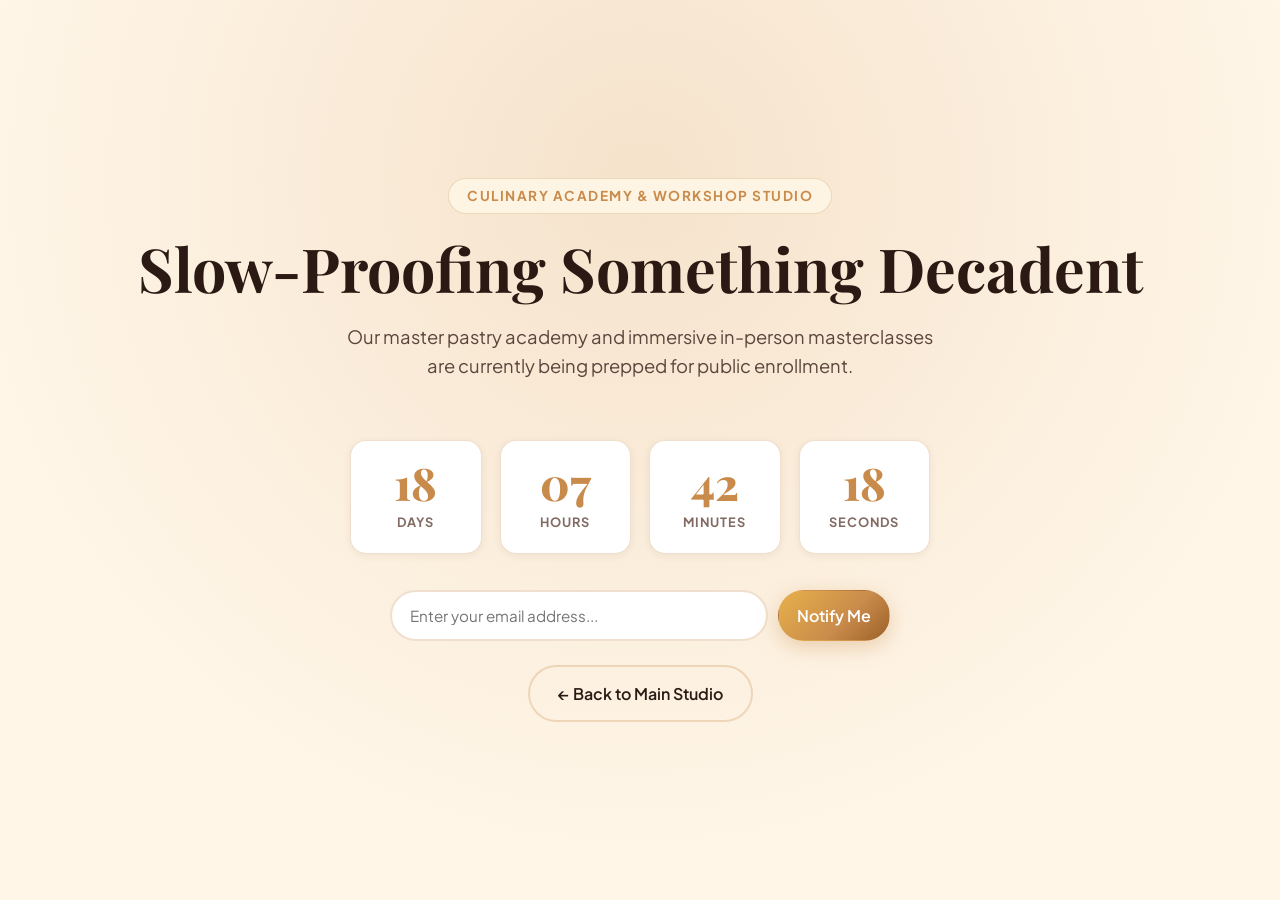
<file: pages/coming-soon.html>
<!DOCTYPE html>
<html lang="en">
<head>
  <meta charset="UTF-8">
  <meta name="viewport" content="width=device-width, initial-scale=1.0">
  <title>Coming Soon | BakeStudio Baking Academy & Masterclasses</title>
  <link rel="preconnect" href="https://fonts.googleapis.com">
  <link rel="preconnect" href="https://fonts.gstatic.com" crossorigin>
  <link href="https://fonts.googleapis.com/css2?family=Playfair+Display:ital,wght@0,600;0,800;1,600&family=Plus+Jakarta+Sans:wght@400;600;700&display=swap" rel="stylesheet">
  <!-- Favicon & Brand Icon -->
  <link rel="icon" type="image/svg+xml" href="../assets/images/logo/logo-mark.svg">
  <link rel="apple-touch-icon" href="../assets/images/logo/logo-mark.svg">

  <!-- Dedicated View Stylesheets (Separate files for Base, Desktop >=1024px, Tablet 640-1023px, and Mobile <640px) -->
  <link rel="stylesheet" href="../assets/css/base.css">
  <link rel="stylesheet" href="../assets/css/desktop.css">
  <link rel="stylesheet" href="../assets/css/tablet.css">
  <link rel="stylesheet" href="../assets/css/mobile.css">
  <link rel="stylesheet" href="../assets/css/style.css">
  <style>
    .cs-wrapper {
      min-height: 100vh;
      display: flex;
      flex-direction: column;
      align-items: center;
      justify-content: center;
      text-align: center;
      padding: 60px 24px;
      background: radial-gradient(circle at 50% 20%, rgba(201, 139, 75, 0.18) 0%, rgba(255, 246, 232, 0) 70%), var(--bg-primary);
    }
    .countdown-grid {
      display: grid;
      grid-template-columns: repeat(4, 1fr);
      gap: 18px;
      margin: 36px 0;
      max-width: 580px;
      width: 100%;
    }
    .countdown-card {
      background: #FFFFFF;
      border: 1px solid var(--border-caramel);
      border-radius: var(--radius-md);
      padding: 20px 10px;
      box-shadow: var(--shadow-sm);
    }
    .countdown-num {
      font-family: var(--font-serif);
      font-size: 2.8rem;
      font-weight: 800;
      color: var(--caramel-gold);
      line-height: 1;
    }
    .countdown-label {
      font-size: 0.8rem;
      font-weight: 700;
      color: var(--text-muted);
      text-transform: uppercase;
      letter-spacing: 1px;
      margin-top: 6px;
    }
  </style>
</head>
<body>
  <div class="cs-wrapper">
    <div class="section-pill">Culinary Academy & Workshop Studio</div>
    <h1 style="font-size: clamp(2.4rem, 5vw, 3.8rem); margin-bottom: 16px; color: var(--cocoa-deep);">
      Slow-Proofing Something <span>Decadent</span>
    </h1>
    <p style="font-size: 1.15rem; color: var(--text-secondary); max-width: 600px; margin-bottom: 24px;">
      Our master pastry academy and immersive in-person masterclasses are currently being prepped for public enrollment.
    </p>

    <!-- Countdown Timer -->
    <div class="countdown-grid">
      <div class="countdown-card">
        <div class="countdown-num" id="cdDays">18</div>
        <div class="countdown-label">Days</div>
      </div>
      <div class="countdown-card">
        <div class="countdown-num" id="cdHours">07</div>
        <div class="countdown-label">Hours</div>
      </div>
      <div class="countdown-card">
        <div class="countdown-num" id="cdMinutes">42</div>
        <div class="countdown-label">Minutes</div>
      </div>
      <div class="countdown-card">
        <div class="countdown-num" id="cdSeconds">19</div>
        <div class="countdown-label">Seconds</div>
      </div>
    </div>

    <!-- Notify Form -->
    <form style="display: flex; gap: 10px; max-width: 500px; width: 100%; margin-bottom: 24px;" onsubmit="event.preventDefault(); alert('You are on the VIP guest list! We will notify you upon launch.'); this.reset();">
      <input type="email" class="form-input" placeholder="Enter your email address..." required style="border-radius: var(--radius-full);">
      <button type="submit" class="btn btn-primary" style="white-space: nowrap;">Notify Me</button>
    </form>

    <div>
      <a href="../index.html" class="btn btn-outline">← Back to Main Studio</a>
    </div>
  </div>

  <script>
    // Live countdown simulation
    let seconds = 19;
    let minutes = 42;
    let hours = 7;
    let days = 18;

    setInterval(() => {
      seconds--;
      if (seconds < 0) {
        seconds = 59;
        minutes--;
        if (minutes < 0) {
          minutes = 59;
          hours--;
        }
      }
      document.getElementById('cdSeconds').textContent = seconds < 10 ? '0' + seconds : seconds;
      document.getElementById('cdMinutes').textContent = minutes < 10 ? '0' + minutes : minutes;
      document.getElementById('cdHours').textContent = hours < 10 ? '0' + hours : hours;
      document.getElementById('cdDays').textContent = days;
    }, 1000);
  </script>
</body>
</html>
</file>
<file: assets/css/base.css>
/* ==========================================================================
   BAKESTUDIO - BASE STYLESHEET
   Global Design Tokens, Variables, Resets, Typography & Core Components
   (Applies across all screen views)
   ========================================================================== */

/* --------------------------------------------------------------------------
   1. CSS VARIABLES & DESIGN TOKENS
   -------------------------------------------------------------------------- */
:root {
  /* Bakery Specific Color Palette */
  --cocoa-deep: #2B1A14;
  --cocoa-dark: #4A2C20;
  --cocoa-rich: #3A2118;
  --caramel-gold: #C98B4B;
  --caramel-hover: #b4793b;
  --honey-amber: #E8B04B;
  --honey-light: #FDF4E3;
  --raspberry-pink: #D94F70;
  --raspberry-hover: #c43c5d;
  --rose-cream: #F7D9D4;
  --pistachio-green: #9DBF8B;
  --pistachio-light: #EBF4E7;
  --vanilla-cream: #FFF6E8;
  --vanilla-pure: #FFFDF9;
  --cream-surface: #FAF2E6;

  /* Neutrals & Surfaces */
  --bg-primary: #FFF6E8;
  --bg-surface: #FFFFFF;
  --bg-surface-elevated: #FFFBF5;
  --bg-surface-glass: rgba(255, 255, 255, 0.82);
  --bg-card: #FFFFFF;
  --text-primary: #2B1A14;
  --text-secondary: #5C453C;
  --text-muted: #826B63;
  --border-light: rgba(74, 44, 32, 0.12);
  --border-caramel: rgba(201, 139, 75, 0.28);
  --border-glow: rgba(201, 139, 75, 0.45);

  /* Shadows & Elevations */
  --shadow-sm: 0 2px 8px rgba(43, 26, 20, 0.06);
  --shadow-md: 0 8px 24px rgba(43, 26, 20, 0.08);
  --shadow-lg: 0 16px 40px rgba(43, 26, 20, 0.12);
  --shadow-tilt: 0 24px 48px -12px rgba(43, 26, 20, 0.18);
  --shadow-glow: 0 0 24px rgba(201, 139, 75, 0.35);

  /* Typography */
  --font-serif: 'Playfair Display', Georgia, serif;
  --font-sans: 'Plus Jakarta Sans', system-ui, -apple-system, BlinkMacSystemFont, 'Segoe UI', Roboto, sans-serif;
  --font-hand: 'Caveat', 'Playfair Display', cursive;

  /* Transitions & Spacing */
  --transition-fast: 0.18s cubic-bezier(0.16, 1, 0.3, 1);
  --transition-normal: 0.32s cubic-bezier(0.16, 1, 0.3, 1);
  --transition-bounce: 0.45s cubic-bezier(0.34, 1.56, 0.64, 1);
  --radius-sm: 8px;
  --radius-md: 16px;
  --radius-lg: 24px;
  --radius-full: 9999px;

  /* Header & Navigation Height */
  --header-height: 84px;
}

/* --------------------------------------------------------------------------
   2. RESET & GLOBAL BASE STYLES
   -------------------------------------------------------------------------- */
*, *::before, *::after {
  box-sizing: border-box;
  margin: 0;
  padding: 0;
}

html {
  font-size: 16px;
  scroll-behavior: smooth;
  scroll-padding-top: var(--header-height);
  -webkit-font-smoothing: antialiased;
  -moz-osx-font-smoothing: grayscale;
  max-width: 100%;
  overflow-x: hidden;
  width: 100%;
}

body {
  font-family: var(--font-sans);
  background-color: var(--bg-primary);
  color: var(--text-primary);
  line-height: 1.6;
  overflow-x: hidden;
  max-width: 100%;
  width: 100%;
  position: relative;
  min-height: 100vh;
}

/* Accessibility Focus Ring */
:focus-visible {
  outline: 3px solid var(--caramel-gold);
  outline-offset: 3px;
  border-radius: 4px;
}

/* Skip Link */
.skip-link {
  position: absolute;
  top: -60px;
  left: 20px;
  background: var(--cocoa-deep);
  color: #FFFFFF;
  padding: 12px 24px;
  border-radius: var(--radius-sm);
  z-index: 10000;
  font-weight: 600;
  transition: top var(--transition-fast);
}
.skip-link:focus {
  top: 20px;
}

/* Typography Defaults */
h1, h2, h3, h4, h5, h6 {
  font-family: var(--font-serif);
  color: var(--cocoa-deep);
  line-height: 1.25;
  font-weight: 700;
}

p {
  color: var(--text-secondary);
}

a {
  color: inherit;
  text-decoration: none;
  transition: color var(--transition-fast);
}

img {
  max-width: 100%;
  height: auto;
  display: block;
}

button, input, select, textarea {
  font-family: inherit;
  font-size: inherit;
  border: none;
  outline: none;
}

button {
  cursor: pointer;
  background: none;
}

/* Container */
.container {
  width: 100%;
  max-width: 1320px;
  margin: 0 auto;
  padding: 0 24px;
}

.section-padding {
  padding: 100px 0;
  position: relative;
}

/* Badges & Section Headers */
.section-header {
  text-align: center;
  max-width: 760px;
  margin: 0 auto 60px;
  display: flex;
  flex-direction: column;
  align-items: center;
}

.section-pill {
  display: inline-flex;
  align-items: center;
  gap: 8px;
  background: var(--honey-light);
  color: var(--caramel-gold);
  border: 1px solid var(--border-caramel);
  padding: 6px 18px;
  border-radius: var(--radius-full);
  font-size: 0.85rem;
  font-weight: 700;
  text-transform: uppercase;
  letter-spacing: 1.5px;
  margin-bottom: 16px;
}

.section-pill svg {
  width: 15px;
  height: 15px;
}

.section-title {
  font-size: clamp(2.2rem, 3.5vw, 3.2rem);
  margin-bottom: 18px;
  color: var(--cocoa-deep);
}

.section-title span {
  color: var(--caramel-gold);
  font-style: italic;
}

.section-desc {
  font-size: 1.125rem;
  color: var(--text-secondary);
  line-height: 1.7;
}

/* Wavy Section Dividers */
.wave-divider {
  width: 100%;
  overflow: hidden;
  line-height: 0;
  transform: rotate(0deg);
}

.wave-divider svg {
  position: relative;
  display: block;
  width: calc(100% + 1.3px);
  height: 48px;
}

.wave-divider.flip {
  transform: rotate(180deg);
}

/* --------------------------------------------------------------------------
   3. BUTTONS & UI COMPONENTS
   -------------------------------------------------------------------------- */
.btn {
  display: inline-flex;
  align-items: center;
  justify-content: center;
  gap: 10px;
  padding: 14px 28px;
  font-size: 1rem;
  font-weight: 600;
  border-radius: var(--radius-full);
  transition: all var(--transition-normal);
  position: relative;
  overflow: hidden;
  min-height: 48px;
  text-align: center;
  border: 1px solid transparent;
}

/* Caramel Glaze Gradient Button */
.btn-primary {
  background: linear-gradient(135deg, #E8B04B 0%, #C98B4B 60%, #9C6027 100%);
  color: #FFFFFF;
  box-shadow: 0 6px 20px rgba(201, 139, 75, 0.35);
}

.btn-primary:hover {
  background: linear-gradient(135deg, #F0BC5C 0%, #D49454 60%, #AA692B 100%);
  box-shadow: 0 10px 28px rgba(201, 139, 75, 0.48);
  transform: translateY(-2px);
}

/* Raspberry Accent Button */
.btn-raspberry {
  background: linear-gradient(135deg, #E26381 0%, #D94F70 60%, #B73352 100%);
  color: #FFFFFF;
  box-shadow: 0 6px 20px rgba(217, 79, 112, 0.35);
}

.btn-raspberry:hover {
  background: linear-gradient(135deg, #EC7591 0%, #DE5979 60%, #C13D5C 100%);
  box-shadow: 0 10px 28px rgba(217, 79, 112, 0.48);
  transform: translateY(-2px);
}

/* Dark Chocolate Button */
.btn-dark {
  background: var(--cocoa-deep);
  color: #FFFFFF;
  box-shadow: 0 6px 20px rgba(43, 26, 20, 0.25);
}

.btn-dark:hover {
  background: var(--cocoa-dark);
  box-shadow: 0 10px 28px rgba(43, 26, 20, 0.38);
  transform: translateY(-2px);
}

/* Secondary / Outline Button */
.btn-outline {
  background: transparent;
  color: var(--cocoa-deep);
  border: 2px solid var(--border-caramel);
}

.btn-outline:hover {
  background: var(--honey-light);
  border-color: var(--caramel-gold);
  color: var(--caramel-gold);
  transform: translateY(-2px);
}

/* Glaze Shine Effect on Button Hover */
.btn::after {
  content: '';
  position: absolute;
  top: 0;
  left: -120%;
  width: 60%;
  height: 100%;
  background: linear-gradient(90deg, rgba(255,255,255,0) 0%, rgba(255,255,255,0.4) 50%, rgba(255,255,255,0) 100%);
  transform: skewX(-25deg);
  transition: left 0.75s ease;
}

.btn:hover::after {
  left: 140%;
}

/* --------------------------------------------------------------------------
   4. CARDS (STRICT REQUIREMENTS: 3D TILT + CENTER ALIGNED IN ALL VIEWS + BAKERY ANIMATIONS)
   -------------------------------------------------------------------------- */
.tilt-card {
  position: relative;
  background: var(--bg-card);
  border-radius: var(--radius-lg);
  border: 1px solid var(--border-caramel);
  box-shadow: var(--shadow-md);
  padding: 36px 28px;
  transition: box-shadow var(--transition-normal), border-color var(--transition-normal), transform 0.1s ease-out;
  transform-style: preserve-3d;
  will-change: transform;
  overflow: hidden;
  /* STRICT: IN ALL VIEWS, ICONS AND TEXT ARE CENTER ALIGNED */
  text-align: center;
  display: flex;
  flex-direction: column;
  align-items: center;
  justify-content: center;
}

.tilt-card:hover {
  box-shadow: var(--shadow-tilt);
  border-color: var(--caramel-gold);
}

/* Glare Overlay for 3D Tilt */
.tilt-glare {
  position: absolute;
  top: 0;
  left: 0;
  width: 100%;
  height: 100%;
  border-radius: inherit;
  pointer-events: none;
  background: radial-gradient(circle at 50% 50%, rgba(255, 255, 255, 0.4) 0%, rgba(255, 255, 255, 0) 80%);
  opacity: 0;
  transition: opacity 0.3s ease;
  mix-blend-mode: overlay;
  z-index: 5;
}

/* Card Inner 3D Depth Layer */
.tilt-inner {
  transform: translateZ(35px);
  width: 100%;
  display: flex;
  flex-direction: column;
  align-items: center;
  text-align: center;
}

/* Card Icon Wrapper with center alignment */
.card-icon-wrap {
  width: 80px;
  height: 80px;
  border-radius: 50%;
  background: var(--honey-light);
  border: 1px solid var(--border-caramel);
  display: flex;
  align-items: center;
  justify-content: center;
  color: var(--caramel-gold);
  margin-bottom: 22px;
  transition: all var(--transition-bounce);
  position: relative;
}

.card-icon-wrap svg {
  width: 38px;
  height: 38px;
  transition: transform var(--transition-bounce);
}

/* BAKERY RELATED CARD ANIMATIONS (STRICT REQUIREMENT) */

/* 1. Whisk Rotation Animation */
.anim-whisk:hover .card-icon-wrap svg {
  animation: whiskRotate 0.85s ease-in-out infinite alternate;
}
@keyframes whiskRotate {
  0% { transform: rotate(-25deg); }
  100% { transform: rotate(45deg); }
}

/* 2. Rising Dough Bounce Animation */
.anim-dough:hover .card-icon-wrap {
  animation: doughBounce 0.9s ease infinite;
}
@keyframes doughBounce {
  0%, 100% { transform: scale(1, 1) translateY(0); }
  35% { transform: scale(1.15, 0.85) translateY(4px); }
  65% { transform: scale(0.9, 1.18) translateY(-10px); }
}

/* 3. Steam Rising Animation */
.anim-steam {
  position: relative;
}
.anim-steam::before, .anim-steam::after {
  content: '';
  position: absolute;
  top: 15px;
  width: 12px;
  height: 24px;
  border-radius: 50%;
  background: radial-gradient(circle, rgba(201, 139, 75, 0.4) 0%, rgba(255, 255, 255, 0) 70%);
  opacity: 0;
  pointer-events: none;
}
.anim-steam:hover::before {
  animation: steamRise 1.2s ease-out infinite;
  left: 45%;
}
.anim-steam:hover::after {
  animation: steamRise 1.2s ease-out 0.4s infinite;
  left: 55%;
}
@keyframes steamRise {
  0% { transform: translateY(0) scale(0.6); opacity: 0; }
  40% { opacity: 0.7; }
  100% { transform: translateY(-38px) scale(1.4); opacity: 0; }
}

/* 4. Frosting Drip Reveal Animation */
.anim-frosting {
  position: relative;
}
.anim-frosting::before {
  content: '';
  position: absolute;
  top: 0;
  left: 0;
  right: 0;
  height: 6px;
  background: linear-gradient(90deg, var(--caramel-gold), var(--raspberry-pink), var(--caramel-gold));
  border-radius: 6px 6px 0 0;
  transform: scaleX(0);
  transform-origin: center;
  transition: transform var(--transition-normal);
}
.anim-frosting:hover::before {
  transform: scaleX(1);
}

/* 5. Shimmering Gold Shine */
.anim-gold-shine:hover {
  animation: goldShimmer 1.5s infinite;
}
@keyframes goldShimmer {
  0% { box-shadow: 0 0 10px rgba(232, 176, 75, 0.2); }
  50% { box-shadow: 0 0 30px rgba(232, 176, 75, 0.6); }
  100% { box-shadow: 0 0 10px rgba(232, 176, 75, 0.2); }
}

/* 6. Sprinkles Falling Hover Effect */
.anim-sprinkles:hover .card-icon-wrap {
  box-shadow: 0 0 0 4px var(--rose-cream), 0 0 0 8px var(--honey-light);
  transform: scale(1.08) rotate(4deg);
}

/* 7. Cake Slice Float */
.anim-slice:hover .card-icon-wrap svg {
  animation: cakeSliceFloat 1.2s ease-in-out infinite alternate;
}
@keyframes cakeSliceFloat {
  0% { transform: translateY(0) rotate(0deg); }
  100% { transform: translateY(-8px) rotate(-8deg); }
}

/* --------------------------------------------------------------------------
   5. NAVIGATION BAR & PRELOADER
   -------------------------------------------------------------------------- */
/* Preloader */
#preloader {
  position: fixed;
  inset: 0;
  background: var(--bg-primary);
  display: flex;
  flex-direction: column;
  align-items: center;
  justify-content: center;
  z-index: 99999;
  transition: opacity 0.5s ease, visibility 0.5s ease;
}

#preloader.loaded {
  opacity: 0;
  visibility: hidden;
  pointer-events: none;
}

.preloader-icon {
  width: 90px;
  height: 90px;
  position: relative;
  display: flex;
  align-items: center;
  justify-content: center;
}

.preloader-whisk {
  width: 56px;
  height: 56px;
  color: var(--caramel-gold);
  animation: whiskSpin 1.4s cubic-bezier(0.68, -0.55, 0.27, 1.55) infinite;
}

@keyframes whiskSpin {
  0% { transform: rotate(0deg) scale(0.9); }
  50% { transform: rotate(180deg) scale(1.15); }
  100% { transform: rotate(360deg) scale(0.9); }
}

.preloader-text {
  font-family: var(--font-serif);
  font-size: 1.35rem;
  color: var(--cocoa-deep);
  margin-top: 18px;
  letter-spacing: 2px;
  font-weight: 700;
}

.preloader-bar {
  width: 180px;
  height: 4px;
  background: rgba(74, 44, 32, 0.15);
  border-radius: var(--radius-full);
  margin-top: 14px;
  overflow: hidden;
  position: relative;
}

.preloader-progress {
  width: 45%;
  height: 100%;
  background: linear-gradient(90deg, var(--caramel-gold), var(--raspberry-pink));
  border-radius: var(--radius-full);
  position: absolute;
  animation: loaderProgress 1.5s ease-in-out infinite alternate;
}

@keyframes loaderProgress {
  0% { left: 0%; width: 25%; }
  100% { left: 75%; width: 35%; }
}

/* Glassmorphism Sticky Navbar */
.site-header {
  position: fixed;
  top: 0;
  left: 0;
  width: 100%;
  height: var(--header-height);
  background: var(--bg-surface-glass);
  backdrop-filter: blur(14px);
  -webkit-backdrop-filter: blur(14px);
  border-bottom: 1px solid var(--border-caramel);
  z-index: 1000;
  transition: all var(--transition-normal);
}

.site-header.scrolled {
  height: 72px;
  box-shadow: var(--shadow-md);
  background: rgba(255, 246, 232, 0.95);
}

.nav-container {
  display: flex;
  align-items: center;
  justify-content: space-between;
  height: 100%;
  padding: 0 24px;
  max-width: 1360px;
  margin: 0 auto;
}

/* Brand Logo - Master Haute Pâtisserie Identity */
.brand-logo {
  display: inline-flex;
  align-items: center;
  gap: 13px;
  text-decoration: none;
  transition: transform var(--transition-fast);
  user-select: none;
}

.brand-logo:hover {
  transform: translateY(-1px);
}

.brand-icon {
  width: 44px;
  height: 44px;
  min-width: 44px;
  background: linear-gradient(135deg, #F0B359 0%, #C98B4B 52%, #9B5D22 100%);
  border-radius: 13px;
  display: flex;
  align-items: center;
  justify-content: center;
  position: relative;
  box-shadow: 
    0 4px 16px rgba(201, 139, 75, 0.35),
    0 1px 3px rgba(43, 26, 20, 0.15),
    inset 0 1px 1px rgba(255, 255, 255, 0.5),
    inset 0 -1px 1px rgba(0, 0, 0, 0.15);
  border: 1px solid rgba(255, 255, 255, 0.35);
  transition: all var(--transition-bounce);
  overflow: hidden;
  flex-shrink: 0;
}

.brand-icon::after {
  content: '';
  position: absolute;
  inset: 0;
  border-radius: inherit;
  background: radial-gradient(circle at 30% 25%, rgba(255, 255, 255, 0.4) 0%, transparent 65%);
  pointer-events: none;
}

.brand-logo:hover .brand-icon {
  transform: scale(1.05) rotate(-2deg);
  box-shadow: 
    0 8px 24px rgba(201, 139, 75, 0.45),
    0 0 0 2px rgba(201, 139, 75, 0.25),
    inset 0 1px 2px rgba(255, 255, 255, 0.65);
}

.brand-icon svg {
  width: 27px;
  height: 27px;
  filter: drop-shadow(0 1px 2px rgba(43, 26, 20, 0.22));
  transition: transform var(--transition-bounce);
}

.brand-logo:hover .brand-icon svg {
  transform: scale(1.06);
}

.brand-text {
  display: flex;
  flex-direction: column;
  justify-content: center;
  line-height: 1;
}

.brand-title {
  font-family: var(--font-serif);
  font-size: 1.6rem;
  font-weight: 800;
  color: var(--cocoa-deep);
  letter-spacing: -0.6px;
  line-height: 1;
  display: flex;
  align-items: baseline;
}

.brand-title span {
  color: var(--caramel-gold);
  font-style: normal;
  font-weight: 800;
  font-family: inherit;
  margin-left: 0.5px;
}

.brand-tagline {
  font-family: var(--font-sans);
  font-size: 0.58rem;
  font-weight: 800;
  color: var(--caramel-gold);
  letter-spacing: 2.2px;
  text-transform: uppercase;
  margin-top: 4px;
  line-height: 1;
  opacity: 0.95;
}

.brand-badge {
  font-size: 0.65rem;
  background: var(--raspberry-pink);
  color: #FFFFFF;
  padding: 2px 7px;
  border-radius: var(--radius-full);
  margin-left: 6px;
  font-family: var(--font-sans);
  font-weight: 700;
  letter-spacing: 0.8px;
  text-transform: uppercase;
  vertical-align: middle;
}

/* Footer & Dashboard adaptations for brand logo */
.site-footer .brand-logo {
  color: #FFFFFF;
}

.site-footer .brand-title {
  color: #FFFFFF;
}

.site-footer .brand-title span {
  color: var(--honey-amber);
}

.site-footer .brand-tagline {
  color: var(--honey-amber);
  opacity: 0.9;
}

.dash-header .brand-title {
  font-size: 1.35rem;
}

.dash-header .brand-tagline {
  font-size: 0.52rem;
  letter-spacing: 1.8px;
}

.dash-header .brand-icon {
  width: 38px;
  height: 38px;
  min-width: 38px;
  border-radius: 11px;
}

.dash-header .brand-icon svg {
  width: 23px;
  height: 23px;
}

/* Nav Menu Links Base */
.nav-menu {
  list-style: none;
}

.nav-link {
  font-size: 0.96rem;
  font-weight: 600;
  color: var(--text-secondary);
  position: relative;
  padding: 8px 0;
  transition: color var(--transition-fast);
}

.nav-link::after {
  content: '';
  position: absolute;
  bottom: 0;
  left: 0;
  width: 0;
  height: 2.5px;
  background: var(--caramel-gold);
  border-radius: var(--radius-full);
  transition: width var(--transition-normal);
}

.nav-link:hover,
.nav-link.active {
  color: var(--caramel-gold);
}

.nav-link:hover::after,
.nav-link.active::after {
  width: 100%;
}

/* Nav Controls (Theme, RTL, Login) */
.nav-actions {
  display: flex;
  align-items: center;
  gap: 12px;
}

.action-btn {
  width: 42px;
  height: 42px;
  border-radius: 50%;
  border: 1.5px solid var(--border-caramel);
  background: var(--bg-surface);
  color: var(--cocoa-deep);
  display: flex;
  align-items: center;
  justify-content: center;
  transition: all var(--transition-fast);
  cursor: pointer;
  flex-shrink: 0;
}

.action-btn:hover {
  background: var(--honey-light);
  color: var(--caramel-gold);
  border-color: var(--caramel-gold);
  transform: translateY(-2px);
  box-shadow: 0 4px 12px rgba(201, 139, 75, 0.22);
}

.action-btn svg {
  width: 20px;
  height: 20px;
  transition: transform var(--transition-fast);
}

.action-btn:hover svg {
  transform: scale(1.12);
}

.action-btn.rtl-toggle {
  font-size: 0.8rem;
  font-weight: 800;
}

/* Navigation Action Buttons */
.nav-action-btn {
  padding: 8px 18px;
  font-size: 0.88rem;
  font-weight: 700;
  letter-spacing: 0.4px;
  min-height: 40px;
  display: inline-flex;
  align-items: center;
  justify-content: center;
  gap: 8px;
  border-radius: var(--radius-full);
  white-space: nowrap;
  transition: all var(--transition-fast);
}

.nav-action-btn svg {
  flex-shrink: 0;
  transition: transform var(--transition-fast);
}

.nav-action-btn:hover svg {
  transform: scale(1.1);
}

/* Mobile Hamburger Base */
.mobile-toggle {
  display: none;
  width: 44px;
  height: 44px;
  border-radius: var(--radius-sm);
  background: var(--bg-surface);
  border: 1px solid var(--border-caramel);
  color: var(--cocoa-deep);
  flex-direction: column;
  align-items: center;
  justify-content: center;
  gap: 5px;
}

.mobile-toggle span {
  width: 22px;
  height: 2px;
  background: var(--cocoa-deep);
  border-radius: 2px;
  transition: all var(--transition-normal);
}

.mobile-toggle.active span:nth-child(1) {
  transform: translateY(7px) rotate(45deg);
}
.mobile-toggle.active span:nth-child(2) {
  opacity: 0;
}
.mobile-toggle.active span:nth-child(3) {
  transform: translateY(-7px) rotate(-45deg);
}

/* --------------------------------------------------------------------------
   6. HERO SECTION & FLOATING PASTRIES
   -------------------------------------------------------------------------- */
.hero-section {
  padding-top: calc(var(--header-height) + 60px);
  padding-bottom: 90px;
  position: relative;
  overflow: hidden;
  background: radial-gradient(circle at 80% 20%, rgba(232, 176, 75, 0.18) 0%, rgba(255, 246, 232, 0) 65%),
              linear-gradient(180deg, var(--bg-primary) 0%, #FFF9F0 100%);
}

.hero-grid {
  display: grid;
  align-items: center;
  position: relative;
  z-index: 2;
}

.hero-content {
  display: flex;
  flex-direction: column;
  align-items: flex-start;
}

.hero-badge {
  display: inline-flex;
  align-items: center;
  gap: 10px;
  background: rgba(201, 139, 75, 0.12);
  border: 1px solid var(--border-caramel);
  padding: 8px 20px;
  border-radius: var(--radius-full);
  color: var(--caramel-gold);
  font-weight: 700;
  font-size: 0.9rem;
  margin-bottom: 24px;
}

.hero-badge .sparkle {
  color: var(--honey-amber);
  animation: sparkleTwinkle 1.8s infinite ease-in-out;
}

@keyframes sparkleTwinkle {
  0%, 100% { transform: scale(1) rotate(0deg); opacity: 0.8; }
  50% { transform: scale(1.3) rotate(180deg); opacity: 1; }
}

.hero-title {
  font-size: clamp(2.8rem, 4.8vw, 4.4rem);
  line-height: 1.12;
  margin-bottom: 24px;
  letter-spacing: -1px;
}

.hero-title .highlight {
  background: linear-gradient(135deg, var(--caramel-gold) 0%, var(--raspberry-pink) 100%);
  -webkit-background-clip: text;
  background-clip: text;
  -webkit-text-fill-color: transparent;
  font-style: italic;
}

.hero-description {
  font-size: 1.2rem;
  color: var(--text-secondary);
  line-height: 1.7;
  margin-bottom: 36px;
  max-width: 600px;
}

.hero-cta-group {
  display: flex;
  align-items: center;
  gap: 18px;
  flex-wrap: wrap;
  margin-bottom: 48px;
}

.hero-stats-strip {
  display: flex;
  align-items: center;
  gap: 36px;
  padding-top: 28px;
  border-top: 1px solid var(--border-caramel);
  width: 100%;
}

.stat-item {
  display: flex;
  flex-direction: column;
}

.stat-num {
  font-family: var(--font-serif);
  font-size: 2rem;
  font-weight: 800;
  color: var(--cocoa-deep);
  line-height: 1;
}

.stat-num span {
  color: var(--caramel-gold);
}

.stat-label {
  font-size: 0.85rem;
  color: var(--text-muted);
  font-weight: 600;
  margin-top: 4px;
}

/* Hero Visual Showcase */
.hero-visual-wrap {
  position: relative;
  display: flex;
  align-items: center;
  justify-content: center;
}

.hero-main-card {
  position: relative;
  border-radius: var(--radius-lg);
  overflow: hidden;
  box-shadow: 0 30px 60px -15px rgba(43, 26, 20, 0.28);
  border: 4px solid #FFFFFF;
  background: #FFFFFF;
}

.hero-main-card img {
  width: 100%;
  height: 480px;
  object-fit: cover;
  transition: transform 0.6s ease;
}

.hero-main-card:hover img {
  transform: scale(1.04);
}

.hero-card-glow {
  position: absolute;
  inset: -20px;
  background: radial-gradient(circle, rgba(201, 139, 75, 0.25) 0%, rgba(201, 139, 75, 0) 70%);
  z-index: -1;
  filter: blur(25px);
}

/* Hero Floating Pastry Visuals */
.floating-pastry {
  position: absolute;
  border-radius: 50%;
  background: #FFFFFF;
  box-shadow: 0 16px 32px rgba(43, 26, 20, 0.16);
  padding: 8px;
  border: 3px solid #FFFDF9;
  z-index: 3;
  pointer-events: none;
}

.floating-pastry img {
  width: 100%;
  height: 100%;
  border-radius: 50%;
  object-fit: cover;
}

.float-1 {
  width: 90px;
  height: 90px;
  top: -25px;
  left: -25px;
  animation: floatPastry 4s ease-in-out infinite alternate;
}

.float-2 {
  width: 80px;
  height: 80px;
  bottom: 30px;
  left: -35px;
  animation: floatPastry 4.8s ease-in-out 0.8s infinite alternate;
}

.float-3 {
  width: 85px;
  height: 85px;
  top: 40px;
  right: -30px;
  animation: floatPastry 5.2s ease-in-out 1.2s infinite alternate;
}

.float-4 {
  width: 75px;
  height: 75px;
  bottom: -20px;
  right: 25px;
  animation: floatPastry 4.5s ease-in-out 1.8s infinite alternate;
}

@keyframes floatPastry {
  0% { transform: translateY(0) rotate(0deg); }
  50% { transform: translateY(-16px) rotate(6deg); }
  100% { transform: translateY(4px) rotate(-4deg); }
}

/* Hero Floating Experience Badge */
.hero-floating-tag {
  position: absolute;
  bottom: 25px;
  left: 25px;
  background: rgba(255, 255, 255, 0.94);
  backdrop-filter: blur(8px);
  padding: 12px 20px;
  border-radius: var(--radius-md);
  box-shadow: 0 12px 30px rgba(43, 26, 20, 0.15);
  display: flex;
  align-items: center;
  gap: 12px;
  border: 1px solid var(--border-caramel);
  z-index: 4;
}

.hero-tag-icon {
  width: 40px;
  height: 40px;
  background: var(--honey-light);
  color: var(--caramel-gold);
  border-radius: 50%;
  display: flex;
  align-items: center;
  justify-content: center;
}

.hero-tag-icon svg {
  width: 20px;
  height: 20px;
}

.hero-tag-text h4 {
  font-size: 0.95rem;
  font-family: var(--font-sans);
  color: var(--cocoa-deep);
  font-weight: 700;
}

.hero-tag-text p {
  font-size: 0.8rem;
  color: var(--text-muted);
}

/* Features Strip Below Hero */
.features-strip {
  background: var(--cocoa-deep);
  color: #FFFFFF;
  padding: 24px 0;
  position: relative;
  z-index: 10;
}

.features-grid {
  display: grid;
}

.feature-strip-item {
  display: flex;
  align-items: center;
  justify-content: center;
  gap: 14px;
  text-align: left;
}

.strip-icon {
  width: 44px;
  height: 44px;
  border-radius: 12px;
  background: rgba(201, 139, 75, 0.2);
  color: var(--caramel-gold);
  display: flex;
  align-items: center;
  justify-content: center;
  flex-shrink: 0;
}

.strip-icon svg {
  width: 22px;
  height: 22px;
}

.strip-info h4 {
  font-family: var(--font-sans);
  font-size: 0.95rem;
  font-weight: 700;
  color: #FFFFFF;
  margin-bottom: 2px;
}

.strip-info p {
  font-size: 0.8rem;
  color: var(--rose-cream);
}

/* Flavor Marquee Ticker */
.flavor-marquee {
  background: #23140E;
  color: #DCA259;
  padding: 15px 0;
  overflow: hidden;
  white-space: nowrap;
  border-top: 1px solid rgba(201, 139, 75, 0.3);
  border-bottom: 1px solid rgba(201, 139, 75, 0.3);
  position: relative;
  width: 100%;
  user-select: none;
  box-shadow: inset 0 2px 8px rgba(0, 0, 0, 0.25);
}

.marquee-track {
  display: flex !important;
  width: max-content !important;
  animation: marqueeContinuous 18s linear infinite !important;
  will-change: transform;
}

@media (prefers-reduced-motion: reduce) {
  .marquee-track {
    animation: marqueeContinuous 18s linear infinite !important;
    animation-duration: 18s !important;
    animation-iteration-count: infinite !important;
  }
}

.marquee-content {
  display: flex !important;
  align-items: center;
  gap: 36px;
  padding-right: 36px;
  font-family: var(--font-sans);
  font-weight: 800;
  font-size: 0.88rem;
  letter-spacing: 2px;
  text-transform: uppercase;
  color: #E2A75C;
  flex-shrink: 0;
}

.marquee-content span {
  display: inline-flex;
  align-items: center;
  gap: 12px;
  transition: color var(--transition-fast);
}

.marquee-content span:hover {
  color: #FFFFFF;
  text-shadow: 0 0 12px rgba(226, 167, 92, 0.6);
}

@keyframes marqueeContinuous {
  0% { transform: translate3d(0, 0, 0); }
  100% { transform: translate3d(-50%, 0, 0); }
}

.flavor-marquee.static-banner .marquee-track {
  animation: none !important;
  width: 100% !important;
  justify-content: center !important;
  transform: none !important;
}

.flavor-marquee.static-banner .marquee-content {
  flex-wrap: wrap !important;
  justify-content: center !important;
  padding-right: 0 !important;
}

/* --------------------------------------------------------------------------
   7. BOOK NOW: THE INTERACTIVE FEATURE HUB
   -------------------------------------------------------------------------- */
.booking-hub-section {
  background: #FFFDF9;
  position: relative;
}

.booking-progress-container {
  max-width: 900px;
  margin: 0 auto 48px;
  position: relative;
  padding: 0 10px;
}

.booking-steps-track {
  display: flex;
  justify-content: space-between;
  position: relative;
  z-index: 2;
  width: 100%;
}

.booking-progress-bar {
  position: absolute;
  top: 24px;
  left: 10%;
  right: 10%;
  height: 4px;
  background: rgba(74, 44, 32, 0.12);
  z-index: 1;
}

.booking-progress-fill {
  height: 100%;
  width: 20%;
  background: linear-gradient(90deg, var(--caramel-gold), var(--raspberry-pink));
  border-radius: var(--radius-full);
  transition: width 0.4s ease;
}

.step-node {
  flex: 1;
  display: flex;
  flex-direction: column;
  align-items: center;
  text-align: center;
  cursor: pointer;
  background: transparent;
  min-width: 0;
  position: relative;
  z-index: 2;
}

.step-bubble {
  width: 48px;
  height: 48px;
  border-radius: 50%;
  background: #FFFFFF;
  border: 3px solid var(--border-caramel);
  color: var(--text-muted);
  font-weight: 700;
  display: flex;
  align-items: center;
  justify-content: center;
  transition: all var(--transition-bounce);
  font-size: 1rem;
  box-sizing: border-box;
  flex-shrink: 0;
  position: relative;
  z-index: 3;
}

.step-node.active .step-bubble {
  background: var(--caramel-gold);
  border-color: var(--caramel-gold);
  color: #FFFFFF;
  box-shadow: 0 0 16px rgba(201, 139, 75, 0.5);
  transform: scale(1.15);
}

.step-node.completed .step-bubble {
  background: var(--cocoa-deep);
  border-color: var(--cocoa-deep);
  color: #FFFFFF;
}

.step-label {
  font-size: 0.85rem;
  font-weight: 700;
  color: var(--text-muted);
  margin-top: 8px;
  transition: color var(--transition-fast);
  white-space: normal;
  word-break: normal;
  overflow-wrap: normal;
  hyphens: none;
}

.step-node.active .step-label {
  color: var(--caramel-gold);
}

.booking-step-content {
  display: none;
  animation: fadeInStep 0.4s ease forwards;
}

.booking-step-content.active {
  display: block;
}

@keyframes fadeInStep {
  from { opacity: 0; transform: translateY(12px); }
  to { opacity: 1; transform: translateY(0); }
}

.customizer-workspace {
  display: grid;
  align-items: flex-start;
}

.cake-preview-card {
  position: sticky;
  top: calc(var(--header-height) + 24px);
  background: linear-gradient(180deg, #FFFFFF 0%, #FFF9F2 100%);
  border-radius: var(--radius-lg);
  border: 1px solid var(--border-caramel);
  padding: 32px 24px;
  box-shadow: var(--shadow-lg);
  display: flex;
  flex-direction: column;
  align-items: center;
  text-align: center;
}

.preview-badge-row {
  display: flex;
  align-items: center;
  gap: 8px;
  margin-bottom: 20px;
  flex-wrap: wrap;
  justify-content: center;
}

.live-badge {
  font-size: 0.75rem;
  font-weight: 800;
  text-transform: uppercase;
  letter-spacing: 1px;
  padding: 4px 12px;
  border-radius: var(--radius-full);
  background: var(--honey-light);
  color: var(--caramel-gold);
  border: 1px solid var(--border-caramel);
}

.dietary-badge {
  font-size: 0.75rem;
  font-weight: 700;
  padding: 4px 10px;
  border-radius: var(--radius-full);
  background: var(--pistachio-light);
  color: #3B6B2C;
}

.cake-stage {
  width: 100%;
  max-width: 380px;
  aspect-ratio: 1 / 1;
  display: flex;
  align-items: center;
  justify-content: center;
  position: relative;
  margin-bottom: 24px;
  border-radius: var(--radius-lg);
  overflow: hidden;
  box-shadow: 0 16px 40px rgba(43, 26, 20, 0.16), 0 0 0 1px var(--border-caramel);
  background: var(--bg-surface-elevated);
}

.cake-real-image-wrap {
  position: relative;
  width: 100%;
  height: 100%;
  display: flex;
  align-items: center;
  justify-content: center;
  overflow: hidden;
  border-radius: inherit;
}

.cake-real-img {
  width: 100%;
  height: 100%;
  object-fit: cover;
  transition: opacity 0.35s ease, transform 0.6s cubic-bezier(0.16, 1, 0.3, 1);
  border-radius: inherit;
}

.cake-stage:hover .cake-real-img {
  transform: scale(1.05);
}

.cake-piped-message {
  position: absolute;
  bottom: 20px;
  left: 50%;
  transform: translateX(-50%);
  background: rgba(255, 255, 255, 0.94);
  backdrop-filter: blur(10px);
  -webkit-backdrop-filter: blur(10px);
  padding: 8px 24px;
  border-radius: var(--radius-full);
  border: 1.5px solid var(--border-caramel);
  font-family: var(--font-hand);
  font-size: 1.55rem;
  font-weight: 700;
  color: var(--cocoa-deep);
  box-shadow: 0 8px 24px rgba(43, 26, 20, 0.22);
  white-space: nowrap;
  max-width: 88%;
  overflow: hidden;
  text-overflow: ellipsis;
  z-index: 5;
  transition: all var(--transition-bounce);
  pointer-events: none;
}

.cake-toppings-layer {
  position: absolute;
  top: -24px;
  left: 0;
  right: 0;
  display: flex;
  align-items: center;
  justify-content: center;
  gap: 8px;
  z-index: 6;
  pointer-events: none;
}

.topping-visual-item {
  width: 32px;
  height: 32px;
  border-radius: 50%;
  background: var(--raspberry-pink);
  box-shadow: 0 4px 8px rgba(0,0,0,0.15);
  animation: floatTopping 2s ease-in-out infinite alternate;
}

@keyframes floatTopping {
  0% { transform: translateY(0); }
  100% { transform: translateY(-4px); }
}

.live-specs-summary {
  width: 100%;
  background: var(--bg-surface);
  border: 1px solid var(--border-caramel);
  border-radius: var(--radius-md);
  padding: 18px;
  display: flex;
  flex-direction: column;
  gap: 10px;
}

.spec-line {
  display: flex;
  justify-content: space-between;
  align-items: center;
  font-size: 0.9rem;
}

.spec-line .label {
  color: var(--text-muted);
}

.spec-line .val {
  font-weight: 700;
  color: var(--cocoa-deep);
}

.customizer-controls-panel {
  display: flex;
  flex-direction: column;
  gap: 32px;
}

.option-group {
  background: var(--bg-surface);
  border: 1px solid var(--border-caramel);
  border-radius: var(--radius-lg);
  padding: 24px;
  box-shadow: var(--shadow-sm);
}

.option-group-title {
  font-size: 1.15rem;
  font-family: var(--font-sans);
  font-weight: 700;
  color: var(--cocoa-deep);
  margin-bottom: 6px;
  display: flex;
  align-items: center;
  justify-content: space-between;
}

.option-group-subtitle {
  font-size: 0.85rem;
  color: var(--text-muted);
  margin-bottom: 18px;
}

.select-pills-grid {
  display: grid;
  grid-template-columns: repeat(auto-fit, minmax(130px, 1fr));
  gap: 12px;
}

.custom-pill-btn {
  padding: 12px 14px;
  border: 2px solid var(--border-caramel);
  border-radius: var(--radius-md);
  background: var(--bg-surface-elevated);
  text-align: center;
  display: flex;
  flex-direction: column;
  align-items: center;
  gap: 6px;
  transition: all var(--transition-fast);
}

.custom-pill-btn:hover {
  border-color: var(--caramel-gold);
  background: var(--honey-light);
  transform: translateY(-2px);
}

.custom-pill-btn.active {
  border-color: var(--caramel-gold);
  background: #FFF9F0;
  box-shadow: 0 4px 14px rgba(201, 139, 75, 0.25);
}

.custom-pill-btn .pill-icon {
  width: 24px;
  height: 24px;
  color: var(--caramel-gold);
}

.custom-pill-btn .pill-name {
  font-size: 0.9rem;
  font-weight: 700;
  color: var(--cocoa-deep);
}

.custom-pill-btn .pill-meta {
  font-size: 0.75rem;
  color: var(--text-muted);
}

.custom-pill-btn.active .pill-name {
  color: var(--caramel-gold);
}

.color-swatches-grid {
  display: grid;
  grid-template-columns: repeat(auto-fit, minmax(75px, 1fr));
  gap: 12px;
}

.swatch-btn {
  display: flex;
  flex-direction: column;
  align-items: center;
  gap: 6px;
  padding: 8px;
  border-radius: var(--radius-md);
  border: 2px solid transparent;
  transition: all var(--transition-fast);
}

.swatch-btn:hover {
  background: rgba(0,0,0,0.03);
}

.swatch-btn.active {
  border-color: var(--caramel-gold);
  background: var(--honey-light);
}

.swatch-circle {
  width: 38px;
  height: 38px;
  border-radius: 50%;
  border: 2px solid rgba(0,0,0,0.12);
  box-shadow: 0 2px 8px rgba(0,0,0,0.14);
  display: flex;
  align-items: center;
  justify-content: center;
  overflow: hidden;
  position: relative;
}

.swatch-name {
  font-size: 0.75rem;
  font-weight: 600;
  color: var(--text-secondary);
}

.checkbox-cards-grid {
  display: grid;
  grid-template-columns: repeat(auto-fit, minmax(180px, 1fr));
  gap: 12px;
}

.checkbox-card {
  display: flex;
  align-items: center;
  gap: 12px;
  padding: 12px 16px;
  border: 2px solid var(--border-caramel);
  border-radius: var(--radius-md);
  background: var(--bg-surface-elevated);
  cursor: pointer;
  transition: all var(--transition-fast);
}

.checkbox-card:hover {
  border-color: var(--caramel-gold);
  background: var(--honey-light);
}

.checkbox-card.checked {
  border-color: var(--caramel-gold);
  background: #FFF9F0;
}

.checkbox-card input[type="checkbox"] {
  width: 18px;
  height: 18px;
  accent-color: var(--caramel-gold);
}

.check-label {
  display: flex;
  flex-direction: column;
}

.check-title {
  font-size: 0.88rem;
  font-weight: 700;
  color: var(--cocoa-deep);
}

.check-price {
  font-size: 0.75rem;
  color: var(--caramel-gold);
  font-weight: 600;
}

.cake-message-input-box {
  width: 100%;
  position: relative;
}

.cake-msg-input {
  width: 100%;
  padding: 14px 18px;
  border: 2px solid var(--border-caramel);
  border-radius: var(--radius-md);
  background: var(--bg-surface-elevated);
  font-size: 1.05rem;
  font-family: var(--font-hand);
  color: var(--cocoa-deep);
  transition: border-color var(--transition-fast);
}

.cake-msg-input:focus {
  border-color: var(--caramel-gold);
  background: #FFFFFF;
}

.char-counter {
  position: absolute;
  right: 14px;
  bottom: 12px;
  font-size: 0.75rem;
  color: var(--text-muted);
}

.pricing-calculator-layout {
  display: grid;
}

.pricing-breakdown-card {
  background: var(--bg-surface);
  border: 1px solid var(--border-caramel);
  border-radius: var(--radius-lg);
  padding: 36px;
  box-shadow: var(--shadow-md);
}

.price-item-row {
  display: flex;
  justify-content: space-between;
  align-items: center;
  padding: 14px 0;
  border-bottom: 1px dashed var(--border-caramel);
  font-size: 1rem;
}

.price-item-row:last-child {
  border-bottom: none;
}

.price-item-row .label {
  color: var(--text-secondary);
  display: flex;
  align-items: center;
  gap: 8px;
}

.price-item-row .val {
  font-weight: 700;
  color: var(--cocoa-deep);
  font-feature-settings: "tnum";
  font-variant-numeric: tabular-nums;
}

.price-total-row {
  display: flex;
  justify-content: space-between;
  align-items: center;
  padding: 24px 0 12px;
  margin-top: 12px;
  border-top: 2px solid var(--caramel-gold);
}

.price-total-row .total-label {
  font-family: var(--font-serif);
  font-size: 1.5rem;
  color: var(--cocoa-deep);
  font-weight: 800;
}

.price-total-row .total-amount {
  font-family: var(--font-serif);
  font-size: 2.2rem;
  color: var(--caramel-gold);
  font-weight: 800;
  font-feature-settings: "tnum";
}

.bulk-tier-box {
  background: #FFF9F0;
  border: 1px solid var(--border-caramel);
  border-radius: var(--radius-md);
  padding: 20px;
  margin-top: 24px;
}

.bulk-tier-header {
  display: flex;
  justify-content: space-between;
  align-items: center;
  margin-bottom: 12px;
}

.bulk-tier-title {
  font-weight: 700;
  font-size: 0.95rem;
  color: var(--cocoa-deep);
}

.bulk-tier-discount-badge {
  background: var(--raspberry-pink);
  color: #FFFFFF;
  padding: 3px 10px;
  border-radius: var(--radius-full);
  font-size: 0.75rem;
  font-weight: 800;
}

.quantity-stepper {
  display: flex;
  align-items: center;
  gap: 14px;
  margin-top: 10px;
}

.stepper-btn {
  width: 38px;
  height: 38px;
  border-radius: 50%;
  background: #FFFFFF;
  border: 1px solid var(--border-caramel);
  font-size: 1.2rem;
  font-weight: 700;
  color: var(--cocoa-deep);
  display: flex;
  align-items: center;
  justify-content: center;
  transition: all var(--transition-fast);
}

.stepper-btn:hover {
  background: var(--caramel-gold);
  color: #FFFFFF;
  border-color: var(--caramel-gold);
}

.stepper-val {
  font-size: 1.3rem;
  font-weight: 800;
  min-width: 40px;
  text-align: center;
  color: var(--cocoa-deep);
}

.delivery-picker-layout {
  display: grid;
  width: 100%;
  box-sizing: border-box;
}

.delivery-options-box {
  background: var(--bg-surface);
  border: 1px solid var(--border-caramel);
  border-radius: var(--radius-lg);
  padding: 32px;
  box-shadow: var(--shadow-sm);
  box-sizing: border-box;
  width: 100%;
}

.fulfillment-toggle-row {
  display: flex;
  background: var(--bg-surface-elevated);
  border: 1px solid var(--border-caramel);
  border-radius: var(--radius-full);
  padding: 4px;
  margin-bottom: 24px;
}

.fulfillment-toggle-btn {
  flex: 1;
  padding: 10px;
  border-radius: var(--radius-full);
  font-weight: 700;
  font-size: 0.9rem;
  color: var(--text-muted);
  text-align: center;
  transition: all var(--transition-fast);
}

.fulfillment-toggle-btn.active {
  background: var(--cocoa-deep);
  color: #FFFFFF;
  box-shadow: var(--shadow-sm);
}

.calendar-widget {
  border: 1px solid var(--border-caramel);
  border-radius: var(--radius-md);
  padding: 18px;
  background: #FFFDF9;
  margin-bottom: 24px;
}

.calendar-header {
  display: flex;
  justify-content: space-between;
  align-items: center;
  margin-bottom: 14px;
}

.calendar-month-title {
  font-weight: 800;
  font-family: var(--font-sans);
  color: var(--cocoa-deep);
}

.calendar-nav-btn {
  width: 32px;
  height: 32px;
  border-radius: 50%;
  border: 1px solid var(--border-caramel);
  display: flex;
  align-items: center;
  justify-content: center;
  color: var(--cocoa-deep);
}

.calendar-days-grid {
  display: grid;
  grid-template-columns: repeat(7, 1fr);
  gap: 6px;
  text-align: center;
}

.day-header {
  font-size: 0.75rem;
  font-weight: 700;
  color: var(--text-muted);
  padding: 4px 0;
}

.day-cell {
  padding: 10px 4px;
  border-radius: var(--radius-sm);
  font-size: 0.88rem;
  font-weight: 600;
  color: var(--cocoa-deep);
  border: 1px solid transparent;
  cursor: pointer;
  transition: all var(--transition-fast);
}

.day-cell:hover:not(.disabled) {
  background: var(--honey-light);
  border-color: var(--caramel-gold);
}

.day-cell.active {
  background: var(--caramel-gold);
  color: #FFFFFF;
  font-weight: 800;
}

.day-cell.disabled {
  opacity: 0.35;
  cursor: not-allowed;
}

.time-slots-container {
  display: flex;
  flex-direction: column;
  gap: 16px;
}

.slot-period-group h5 {
  font-family: var(--font-sans);
  font-size: 0.88rem;
  color: var(--text-muted);
  text-transform: uppercase;
  letter-spacing: 1px;
  margin-bottom: 8px;
}

.slot-buttons-grid {
  display: grid;
  grid-template-columns: repeat(auto-fit, minmax(130px, 1fr));
  gap: 10px;
}

.slot-btn {
  padding: 10px 12px;
  border: 2px solid var(--border-caramel);
  border-radius: var(--radius-md);
  background: var(--bg-surface-elevated);
  display: flex;
  flex-direction: column;
  align-items: center;
  gap: 4px;
  transition: all var(--transition-fast);
}

.slot-btn:hover:not(.booked) {
  border-color: var(--caramel-gold);
  background: var(--honey-light);
}

.slot-btn.active {
  border-color: var(--caramel-gold);
  background: #FFF9F0;
  box-shadow: 0 4px 12px rgba(201, 139, 75, 0.2);
}

.slot-btn.booked {
  opacity: 0.45;
  cursor: not-allowed;
  background: #EFEFEF;
  border-color: #DDD;
}

.slot-time {
  font-size: 0.85rem;
  font-weight: 700;
  color: var(--cocoa-deep);
}

.slot-tag {
  font-size: 0.7rem;
  font-weight: 700;
  padding: 2px 6px;
  border-radius: var(--radius-full);
}

.slot-tag.available {
  background: var(--pistachio-light);
  color: #2F6122;
}

.slot-tag.limited {
  background: #FEE8D6;
  color: #B54D00;
}

.slot-tag.soldout {
  background: #FCE8E6;
  color: #C5221F;
}

.pincode-verify-box {
  background: #FFF9F0;
  border: 1px solid var(--border-caramel);
  border-radius: var(--radius-md);
  padding: 20px;
  margin-top: 20px;
}

.pincode-input-row {
  display: flex;
  gap: 10px;
  margin-top: 10px;
}

.pincode-input {
  flex: 1;
  padding: 10px 16px;
  border: 1px solid var(--border-caramel);
  border-radius: var(--radius-md);
  background: #FFFFFF;
  font-size: 0.95rem;
}

.pincode-result-msg {
  font-size: 0.82rem;
  font-weight: 600;
  margin-top: 8px;
  display: none;
}

.pincode-result-msg.success {
  display: block;
  color: #2F6122;
}

.details-form-grid {
  display: grid;
}

.form-group {
  display: flex;
  flex-direction: column;
  gap: 6px;
  position: relative;
}

.form-group.full-width {
  grid-column: 1 / -1;
}

.form-label {
  font-size: 0.9rem;
  font-weight: 700;
  color: var(--cocoa-deep);
}

.form-label .required {
  color: var(--raspberry-pink);
}

.form-input, .form-textarea, .form-select {
  width: 100%;
  padding: 13px 18px;
  border: 2px solid var(--border-caramel);
  border-radius: var(--radius-md);
  background: var(--bg-surface);
  font-size: 0.95rem;
  color: var(--cocoa-deep);
  transition: all var(--transition-fast);
}

.form-input:focus, .form-textarea:focus, .form-select:focus {
  border-color: var(--caramel-gold);
  background: #FFFDF9;
  box-shadow: 0 0 0 3px rgba(201, 139, 75, 0.15);
}

.form-input.error, .form-textarea.error {
  border-color: var(--raspberry-pink);
  background: #FFF5F7;
}

.form-error-msg {
  font-size: 0.78rem;
  color: var(--raspberry-pink);
  font-weight: 600;
  margin-top: 4px;
  display: none;
}

.form-error-msg.visible {
  display: block;
}

.order-confirmation-box {
  background: #FFFFFF;
  border: 2px solid var(--caramel-gold);
  border-radius: var(--radius-lg);
  padding: 40px;
  box-shadow: var(--shadow-lg);
  max-width: 760px;
  margin: 0 auto;
  text-align: center;
}

.confirm-success-icon {
  width: 80px;
  height: 80px;
  border-radius: 50%;
  background: var(--honey-light);
  color: var(--caramel-gold);
  display: flex;
  align-items: center;
  justify-content: center;
  margin: 0 auto 20px;
}

.confirm-success-icon svg {
  width: 44px;
  height: 44px;
}

.order-id-display {
  display: inline-block;
  background: var(--cocoa-deep);
  color: var(--honey-amber);
  padding: 8px 20px;
  border-radius: var(--radius-full);
  font-family: monospace;
  font-size: 1.15rem;
  font-weight: 700;
  letter-spacing: 2px;
  margin: 14px 0 24px;
}

.confirmation-details-card {
  background: #FFF9F0;
  border-radius: var(--radius-md);
  border: 1px solid var(--border-caramel);
  padding: 24px;
  text-align: left;
  margin-bottom: 28px;
}

.confirm-action-row {
  display: flex;
  align-items: center;
  justify-content: center;
  gap: 16px;
  flex-wrap: wrap;
}

.booking-nav-footer {
  display: flex;
  justify-content: space-between;
  align-items: center;
  margin-top: 40px;
  padding-top: 24px;
  border-top: 1px solid var(--border-caramel);
}

/* --------------------------------------------------------------------------
   8. SERVICES SECTION
   -------------------------------------------------------------------------- */
.services-grid {
  display: grid;
}

.service-card {
  min-height: 450px;
  padding: 0;
  overflow: hidden;
  display: flex;
  flex-direction: column;
}

.service-img-wrap {
  width: 100%;
  height: 280px;
  position: relative;
  overflow: hidden;
}

.service-img-wrap img {
  width: 100%;
  height: 100%;
  object-fit: cover;
  transition: transform 0.6s ease;
}

.service-card:hover .service-img-wrap img {
  transform: scale(1.08);
}

.service-body {
  padding: 24px;
  display: flex;
  flex-direction: column;
  align-items: center;
  text-align: center;
  flex: 1;
  justify-content: space-between;
}

.service-title {
  font-size: 1.35rem;
  margin-bottom: 10px;
  color: var(--cocoa-deep);
}

.service-desc {
  font-size: 0.92rem;
  color: var(--text-secondary);
  line-height: 1.6;
  margin-bottom: 20px;
}

.service-action-link {
  font-size: 0.9rem;
  font-weight: 700;
  color: var(--caramel-gold);
  display: inline-flex;
  align-items: center;
  gap: 6px;
  transition: gap var(--transition-fast);
}

.service-action-link:hover {
  color: var(--caramel-hover);
  gap: 10px;
}

/* --------------------------------------------------------------------------
   9. ENTERPRISE HUB
   -------------------------------------------------------------------------- */
.enterprise-section {
  background: radial-gradient(circle at 10% 50%, rgba(201, 139, 75, 0.12) 0%, rgba(255, 246, 232, 0) 50%),
              #FFFBF5;
}

.enterprise-banner {
  display: grid;
  background: var(--cocoa-deep);
  color: #FFFFFF;
  border-radius: var(--radius-lg);
  margin-bottom: 60px;
  align-items: center;
  box-shadow: var(--shadow-lg);
  border: 1px solid rgba(201, 139, 75, 0.3);
}

.enterprise-banner-content h3 {
  font-size: 2rem;
  color: #FFFFFF;
  margin-bottom: 14px;
}

.enterprise-banner-content h3 span {
  color: var(--honey-amber);
}

.enterprise-banner-content p {
  color: var(--rose-cream);
  font-size: 1.05rem;
  margin-bottom: 24px;
}

.enterprise-perks-list {
  list-style: none;
  display: flex;
  flex-direction: column;
  gap: 12px;
  margin-bottom: 30px;
}

.enterprise-perks-list li {
  display: flex;
  align-items: center;
  gap: 10px;
  font-size: 0.95rem;
  color: #FFFFFF;
}

.enterprise-perks-list svg {
  color: var(--caramel-gold);
  width: 20px;
  height: 20px;
  flex-shrink: 0;
}

.enterprise-banner-image {
  border-radius: var(--radius-md);
  overflow: hidden;
  box-shadow: 0 16px 36px rgba(0,0,0,0.3);
}

.enterprise-banner-image img {
  width: 100%;
  height: 340px;
  object-fit: cover;
}

.tier-cards-grid {
  display: grid;
  margin-bottom: 60px;
  align-items: stretch;
}

.tier-card {
  position: relative;
  background: #FFFFFF;
  border-radius: var(--radius-lg);
  border: 1px solid var(--border-caramel);
  padding: 36px 28px;
  display: flex;
  flex-direction: column;
  align-items: center;
  text-align: center;
  box-shadow: var(--shadow-md);
  transition: all var(--transition-normal);
  overflow: visible !important;
  height: 100%;
}

.tier-card .tilt-inner {
  height: 100%;
  width: 100%;
  display: flex;
  flex-direction: column;
  align-items: center;
  justify-content: space-between;
  flex: 1;
}

.tier-card.featured {
  border: 2px solid var(--caramel-gold);
  background: #FFFDF8;
  box-shadow: var(--shadow-lg), 0 0 24px rgba(201, 139, 75, 0.18);
  overflow: visible !important;
}

.tier-badge {
  position: absolute;
  top: -14px;
  left: 50%;
  transform: translateX(-50%);
  background: var(--caramel-gold);
  color: #FFFFFF;
  font-size: 0.75rem;
  font-weight: 800;
  text-transform: uppercase;
  letter-spacing: 1px;
  padding: 6px 18px;
  border-radius: var(--radius-full);
  z-index: 10;
  box-shadow: 0 4px 12px rgba(74, 44, 32, 0.2);
  white-space: nowrap;
}

.tier-header {
  min-height: 72px;
  display: flex;
  flex-direction: column;
  align-items: center;
  justify-content: flex-start;
  width: 100%;
}

.tier-name {
  font-size: 1.5rem;
  margin-bottom: 6px;
}

.tier-subhead {
  font-size: 0.88rem;
  color: var(--text-muted);
  line-height: 1.4;
  margin: 0;
}

.tier-price {
  font-family: var(--font-serif);
  font-size: 2.2rem;
  font-weight: 800;
  color: var(--caramel-gold);
  margin: 16px 0 24px;
  height: 48px;
  display: flex;
  align-items: baseline;
  justify-content: center;
  gap: 4px;
}

.tier-price span {
  font-size: 0.9rem;
  font-family: var(--font-sans);
  color: var(--text-muted);
}

.tier-features {
  list-style: none;
  display: flex;
  flex-direction: column;
  gap: 14px;
  margin-bottom: 32px;
  width: 100%;
  padding: 0 12px;
  flex: 1;
}

.tier-features li {
  font-size: 0.92rem;
  color: var(--text-secondary);
  display: flex;
  align-items: flex-start;
  justify-content: flex-start;
  text-align: left;
  gap: 10px;
  line-height: 1.45;
  width: 100%;
}

.tier-features svg {
  color: var(--caramel-gold);
  width: 18px;
  height: 18px;
  flex-shrink: 0;
  margin-top: 2px;
}

.tier-card .btn {
  margin-top: auto;
  width: 100%;
}

.comparison-table-wrap {
  background: #FFFFFF;
  border-radius: var(--radius-lg);
  border: 1px solid var(--border-caramel);
  overflow-x: auto;
  box-shadow: var(--shadow-sm);
  margin-top: 40px;
}

.comparison-table {
  width: 100%;
  border-collapse: collapse;
  text-align: center;
  font-size: 0.95rem;
}

.comparison-table th, .comparison-table td {
  padding: 18px 24px;
  border-bottom: 1px solid rgba(74, 44, 32, 0.08);
}

.comparison-table th {
  background: #FFF9F0;
  font-family: var(--font-serif);
  font-size: 1.15rem;
  color: var(--cocoa-deep);
  font-weight: 700;
}

.comparison-table td:first-child,
.comparison-table th:first-child {
  text-align: left;
  font-weight: 600;
  color: var(--text-primary);
}

.comparison-table td svg.check {
  color: #2F6122;
  width: 20px;
  height: 20px;
}

.comparison-table td svg.dash {
  color: #CCC;
  width: 18px;
  height: 18px;
}

/* --------------------------------------------------------------------------
   10. GALLERY SECTION & LIGHTBOX
   -------------------------------------------------------------------------- */
.gallery-filter-nav {
  display: flex;
  align-items: center;
  justify-content: center;
  gap: 12px;
  flex-wrap: wrap;
  margin-bottom: 40px;
}

.filter-btn {
  padding: 10px 22px;
  border-radius: var(--radius-full);
  border: 1px solid var(--border-caramel);
  background: #FFFFFF;
  color: var(--cocoa-deep);
  font-weight: 600;
  font-size: 0.9rem;
  transition: all var(--transition-fast);
}

.filter-btn:hover, .filter-btn.active {
  background: var(--caramel-gold);
  color: #FFFFFF;
  border-color: var(--caramel-gold);
  box-shadow: 0 4px 14px rgba(201, 139, 75, 0.3);
}

.gallery-grid {
  display: grid;
}

.gallery-item {
  position: relative;
  border-radius: var(--radius-md);
  overflow: hidden;
  cursor: pointer;
  box-shadow: var(--shadow-sm);
  aspect-ratio: 1 / 1;
  background: #F0EAE1;
  transition: transform var(--transition-normal);
}

.gallery-item img {
  width: 100%;
  height: 100%;
  object-fit: cover;
  transition: transform 0.6s ease;
}

.gallery-item:hover img {
  transform: scale(1.1);
}

.gallery-overlay {
  position: absolute;
  inset: 0;
  background: linear-gradient(180deg, rgba(43, 26, 20, 0) 40%, rgba(43, 26, 20, 0.85) 100%);
  display: flex;
  flex-direction: column;
  justify-content: flex-end;
  padding: 20px;
  opacity: 0;
  transition: opacity var(--transition-normal);
  color: #FFFFFF;
}

.gallery-item:hover .gallery-overlay {
  opacity: 1;
}

.gallery-item-title {
  font-size: 1.1rem;
  font-family: var(--font-serif);
  color: #FFFFFF;
  margin-bottom: 4px;
}

.gallery-item-category {
  font-size: 0.8rem;
  color: var(--honey-amber);
  text-transform: uppercase;
  letter-spacing: 1px;
}

#galleryLightbox {
  position: fixed;
  inset: 0;
  background: rgba(27, 16, 12, 0.92);
  backdrop-filter: blur(10px);
  z-index: 10000;
  display: flex;
  align-items: center;
  justify-content: center;
  padding: 24px;
  opacity: 0;
  visibility: hidden;
  transition: opacity 0.3s ease, visibility 0.3s ease;
}

#galleryLightbox.active {
  opacity: 1;
  visibility: visible;
}

.lightbox-content {
  position: relative;
  max-width: 800px;
  width: 100%;
  background: #FFFFFF;
  border-radius: var(--radius-lg);
  overflow: hidden;
  box-shadow: var(--shadow-lg);
}

.lightbox-img-wrap {
  width: 100%;
  max-height: 520px;
  overflow: hidden;
  background: #000;
}

.lightbox-img-wrap img {
  width: 100%;
  height: 100%;
  object-fit: contain;
}

.lightbox-meta {
  padding: 24px;
  display: flex;
  align-items: center;
  justify-content: space-between;
}

.lightbox-close-btn {
  position: absolute;
  top: 16px;
  right: 16px;
  width: 40px;
  height: 40px;
  border-radius: 50%;
  background: rgba(0,0,0,0.6);
  color: #FFFFFF;
  display: flex;
  align-items: center;
  justify-content: center;
  font-size: 1.3rem;
  transition: background var(--transition-fast);
}

.lightbox-close-btn:hover {
  background: var(--raspberry-pink);
}

/* --------------------------------------------------------------------------
   11. PROCESS TIMELINE SECTION
   -------------------------------------------------------------------------- */
.process-timeline {
  display: grid;
  position: relative;
  margin-top: 40px;
}

.process-step-card {
  background: #FFFFFF;
  border: 1px solid var(--border-caramel);
  border-radius: var(--radius-lg);
  padding: 28px 18px;
  display: flex;
  flex-direction: column;
  align-items: center;
  text-align: center;
  box-shadow: var(--shadow-sm);
  position: relative;
  transition: all var(--transition-normal);
  overflow: visible !important;
}

.process-step-number {
  position: absolute;
  top: -18px;
  left: 50%;
  transform: translateX(-50%);
  width: 36px;
  height: 36px;
  border-radius: 50%;
  background: var(--cocoa-deep);
  color: var(--honey-amber);
  font-size: 0.95rem;
  font-weight: 800;
  display: flex;
  align-items: center;
  justify-content: center;
  border: 2px solid #FFFFFF;
  box-shadow: 0 4px 10px rgba(43, 26, 20, 0.25);
  z-index: 10;
}

.process-img {
  width: 100%;
  height: 120px;
  border-radius: var(--radius-md);
  object-fit: cover;
  margin-bottom: 16px;
}

.process-step-card h4 {
  font-size: 1.1rem;
  margin-bottom: 6px;
}

.process-step-card p {
  font-size: 0.85rem;
  color: var(--text-muted);
}

/* --------------------------------------------------------------------------
   12. TESTIMONIALS SLIDER SECTION
   -------------------------------------------------------------------------- */
.testimonials-section {
  background: #FFFDF9;
  position: relative;
  overflow: hidden;
}

.testimonials-slider-wrap {
  position: relative;
  max-width: 900px;
  margin: 0 auto;
}

.testimonials-track {
  display: flex;
  transition: transform 0.5s cubic-bezier(0.16, 1, 0.3, 1);
}

.testimonial-slide {
  min-width: 100%;
  padding: 0 16px;
}

.testimonial-card {
  background: #FFFFFF;
  border: 1px solid var(--border-caramel);
  border-radius: var(--radius-lg);
  padding: 48px;
  display: flex;
  flex-direction: column;
  align-items: center;
  text-align: center;
  box-shadow: var(--shadow-md);
  position: relative;
}

.testimonial-avatar {
  width: 84px;
  height: 84px;
  border-radius: 50%;
  border: 3px solid var(--caramel-gold);
  overflow: hidden;
  margin-bottom: 20px;
  box-shadow: 0 8px 18px rgba(201, 139, 75, 0.25);
}

.testimonial-avatar img {
  width: 100%;
  height: 100%;
  object-fit: cover;
}

.testimonial-stars {
  display: flex;
  gap: 4px;
  color: var(--honey-amber);
  margin-bottom: 18px;
}

.testimonial-stars svg {
  width: 20px;
  height: 20px;
  fill: currentColor;
}

.testimonial-quote {
  font-family: var(--font-serif);
  font-size: 1.35rem;
  font-style: italic;
  color: var(--cocoa-deep);
  line-height: 1.6;
  margin-bottom: 24px;
}

.testimonial-author {
  font-family: var(--font-sans);
  font-size: 1.1rem;
  font-weight: 700;
  color: var(--cocoa-deep);
}

.testimonial-role {
  font-size: 0.85rem;
  color: var(--text-muted);
}

.slider-controls {
  display: flex;
  align-items: center;
  justify-content: center;
  gap: 16px;
  margin-top: 32px;
}

.slider-btn {
  width: 44px;
  height: 44px;
  border-radius: 50%;
  border: 1px solid var(--border-caramel);
  background: #FFFFFF;
  color: var(--cocoa-deep);
  display: flex;
  align-items: center;
  justify-content: center;
  transition: all var(--transition-fast);
}

.slider-btn:hover {
  background: var(--caramel-gold);
  color: #FFFFFF;
  border-color: var(--caramel-gold);
}

.slider-dots {
  display: flex;
  gap: 8px;
}

.slider-dot {
  width: 12px;
  height: 12px;
  border-radius: 50%;
  background: rgba(74, 44, 32, 0.2);
  cursor: pointer;
  transition: all var(--transition-fast);
}

.slider-dot.active {
  background: var(--caramel-gold);
  width: 28px;
  border-radius: var(--radius-full);
}

/* --------------------------------------------------------------------------
   13. ABOUT & TEAM SECTION
   -------------------------------------------------------------------------- */
.about-hero-grid {
  display: grid;
  align-items: center;
  margin-bottom: 80px;
}

.about-img-collage {
  position: relative;
}

.about-main-img {
  border-radius: var(--radius-lg);
  overflow: hidden;
  box-shadow: var(--shadow-lg);
}

.about-main-img img {
  width: 100%;
  height: 440px;
  object-fit: cover;
}

.about-experience-stamp {
  position: absolute;
  bottom: -25px;
  right: -20px;
  background: var(--cocoa-deep);
  color: #FFFFFF;
  padding: 24px;
  border-radius: var(--radius-lg);
  box-shadow: var(--shadow-lg);
  border: 2px solid var(--caramel-gold);
  text-align: center;
}

.about-experience-stamp .num {
  font-family: var(--font-serif);
  font-size: 2.4rem;
  font-weight: 800;
  color: var(--honey-amber);
}

.about-experience-stamp .text {
  font-size: 0.8rem;
  font-weight: 700;
  text-transform: uppercase;
  letter-spacing: 1px;
}

.about-stats-strip {
  display: flex;
  align-items: center;
  gap: 24px;
  margin-top: 24px;
}

.about-stat-box {
  display: flex;
  flex-direction: column;
  align-items: flex-start;
}

.about-stat-box:not(:first-child) {
  border-left: 1px solid var(--border-caramel);
  padding-left: 24px;
}

.about-stat-num {
  font-size: 1.8rem;
  color: var(--caramel-gold);
  font-family: var(--font-serif);
  font-weight: 800;
  line-height: 1.1;
}

.about-stat-label {
  font-size: 0.85rem;
  color: var(--text-muted);
  margin-top: 4px;
}

.team-grid {
  display: grid;
  margin-top: 40px;
}

.team-card {
  padding: 0;
  overflow: hidden;
  background: #FFFFFF;
}

.team-img-wrap {
  width: 100%;
  height: 320px;
  overflow: hidden;
}

.team-img-wrap img {
  width: 100%;
  height: 100%;
  object-fit: cover;
  transition: transform 0.6s ease;
}

.team-card:hover .team-img-wrap img {
  transform: scale(1.05);
}

.team-body {
  padding: 24px;
  display: flex;
  flex-direction: column;
  align-items: center;
  text-align: center;
}

.team-name {
  font-size: 1.3rem;
  margin-bottom: 4px;
}

.team-role {
  font-size: 0.88rem;
  color: var(--caramel-gold);
  font-weight: 700;
  margin-bottom: 12px;
}

.team-bio {
  font-size: 0.85rem;
  color: var(--text-secondary);
}

.certifications-strip {
  display: flex;
  align-items: center;
  justify-content: center;
  gap: 40px;
  flex-wrap: wrap;
  padding: 36px;
  background: #FFF9F0;
  border-radius: var(--radius-lg);
  border: 1px solid var(--border-caramel);
  margin-top: 60px;
}

.cert-item {
  display: flex;
  align-items: center;
  gap: 12px;
}

.cert-icon {
  width: 44px;
  height: 44px;
  border-radius: 50%;
  background: var(--honey-light);
  color: var(--caramel-gold);
  display: flex;
  align-items: center;
  justify-content: center;
}

.cert-info h5 {
  font-family: var(--font-sans);
  font-size: 0.95rem;
  font-weight: 700;
  color: var(--cocoa-deep);
}

.cert-info p {
  font-size: 0.78rem;
  color: var(--text-muted);
}

/* --------------------------------------------------------------------------
   14. FAQ ACCORDION
   -------------------------------------------------------------------------- */
.faq-wrap {
  max-width: 840px;
  margin: 0 auto;
  display: flex;
  flex-direction: column;
  gap: 16px;
}

.faq-card {
  background: #FFFFFF;
  border: 1px solid var(--border-caramel);
  border-radius: var(--radius-md);
  overflow: hidden;
  transition: all var(--transition-fast);
}

.faq-card.open {
  border-color: var(--caramel-gold);
  box-shadow: var(--shadow-sm);
}

.faq-header-btn {
  width: 100%;
  padding: 20px 24px;
  display: flex;
  align-items: center;
  justify-content: space-between;
  text-align: left;
  font-family: var(--font-serif);
  font-size: 1.15rem;
  font-weight: 700;
  color: var(--cocoa-deep);
  background: transparent;
  transition: color var(--transition-fast);
}

.faq-header-btn:hover {
  color: var(--caramel-gold);
}

.faq-icon-chevron {
  width: 24px;
  height: 24px;
  color: var(--caramel-gold);
  transition: transform 0.3s ease;
  flex-shrink: 0;
}

.faq-card.open .faq-icon-chevron {
  transform: rotate(180deg);
}

.faq-content {
  max-height: 0;
  overflow: hidden;
  transition: max-height 0.4s ease, padding 0.3s ease;
  padding: 0 24px;
}

.faq-card.open .faq-content {
  max-height: 280px;
  padding: 0 24px 20px;
}

.faq-content p {
  font-size: 0.95rem;
  color: var(--text-secondary);
  line-height: 1.7;
}

/* --------------------------------------------------------------------------
   15. NEWSLETTER SECTION
   -------------------------------------------------------------------------- */
.newsletter-section {
  background: var(--cocoa-deep);
  color: #FFFFFF;
  position: relative;
  overflow: hidden;
  padding: 80px 0;
}

.newsletter-card {
  max-width: 800px;
  margin: 0 auto;
  text-align: center;
  position: relative;
  z-index: 2;
}

.newsletter-card h3 {
  color: #FFFFFF;
  font-size: 2.4rem;
  margin-bottom: 12px;
}

.newsletter-card h3 span {
  color: var(--honey-amber);
}

.newsletter-card p {
  color: var(--rose-cream);
  font-size: 1.1rem;
  margin-bottom: 32px;
}

.newsletter-form {
  display: flex;
  gap: 12px;
  max-width: 560px;
  margin: 0 auto;
}

.newsletter-input {
  flex: 1;
  padding: 16px 24px;
  border-radius: var(--radius-full);
  border: 2px solid rgba(201, 139, 75, 0.4);
  background: rgba(255, 255, 255, 0.1);
  color: #FFFFFF;
  font-size: 1rem;
}

.newsletter-input::placeholder {
  color: rgba(255, 255, 255, 0.6);
}

.newsletter-input:focus {
  background: rgba(255, 255, 255, 0.18);
  border-color: var(--caramel-gold);
}

/* --------------------------------------------------------------------------
   16. CONTACT SECTION & MAP
   -------------------------------------------------------------------------- */
.contact-grid {
  display: grid;
}

.contact-info-panel {
  display: flex;
  flex-direction: column;
  gap: 32px;
}

.contact-card-item {
  display: flex;
  align-items: flex-start;
  gap: 18px;
}

.contact-icon-bubble {
  width: 50px;
  height: 50px;
  border-radius: 50%;
  background: var(--honey-light);
  color: var(--caramel-gold);
  border: 1px solid var(--border-caramel);
  display: flex;
  align-items: center;
  justify-content: center;
  flex-shrink: 0;
}

.contact-icon-bubble svg {
  width: 24px;
  height: 24px;
}

.contact-card-text h4 {
  font-family: var(--font-sans);
  font-size: 1.1rem;
  font-weight: 700;
  margin-bottom: 4px;
}

.contact-card-text p {
  font-size: 0.92rem;
  color: var(--text-secondary);
}

.map-card-mockup {
  border-radius: var(--radius-lg);
  overflow: hidden;
  border: 1px solid var(--border-caramel);
  height: 220px;
  position: relative;
  background: #E8E2D8;
  display: flex;
  align-items: center;
  justify-content: center;
  box-shadow: var(--shadow-sm);
}

.map-card-mockup iframe {
  width: 100%;
  height: 100%;
  border: none;
}

.contact-form-card {
  background: #FFFFFF;
  border: 1px solid var(--border-caramel);
  border-radius: var(--radius-lg);
  padding: 40px;
  box-shadow: var(--shadow-md);
}

/* --------------------------------------------------------------------------
   17. FOOTER
   -------------------------------------------------------------------------- */
.site-footer {
  background: var(--cocoa-deep);
  color: #FFFFFF;
  padding: 80px 0 30px;
  border-top: 3px solid var(--caramel-gold);
}

.footer-grid {
  display: grid;
  margin-bottom: 60px;
}

.footer-col h4 {
  font-family: var(--font-serif);
  font-size: 1.3rem;
  color: #FFFFFF;
  margin-bottom: 22px;
}

.footer-col p {
  color: var(--rose-cream);
  font-size: 0.95rem;
  line-height: 1.7;
}

.footer-links {
  list-style: none;
  display: flex;
  flex-direction: column;
  gap: 12px;
}

.footer-links a {
  color: var(--rose-cream);
  font-size: 0.92rem;
  transition: color var(--transition-fast);
}

.footer-links a:hover {
  color: var(--honey-amber);
  padding-left: 4px;
}

.footer-social-row {
  display: flex;
  gap: 12px;
  margin-top: 20px;
}

.social-icon-btn {
  width: 40px;
  height: 40px;
  border-radius: 50%;
  background: rgba(255, 255, 255, 0.08);
  border: 1px solid rgba(201, 139, 75, 0.3);
  color: var(--honey-amber);
  display: flex;
  align-items: center;
  justify-content: center;
  transition: all var(--transition-fast);
}

.social-icon-btn:hover {
  background: var(--caramel-gold);
  color: #FFFFFF;
  transform: translateY(-3px);
}

.footer-bottom {
  border-top: 1px solid rgba(255, 255, 255, 0.1);
  padding-top: 24px;
  display: flex;
  justify-content: space-between;
  align-items: center;
  flex-wrap: wrap;
  gap: 16px;
}

.footer-bottom p {
  font-size: 0.85rem;
  color: var(--rose-cream);
}

.payment-badges-row {
  display: flex;
  align-items: center;
  gap: 12px;
}

.payment-badge {
  background: rgba(255, 255, 255, 0.12);
  padding: 4px 10px;
  border-radius: 4px;
  font-size: 0.75rem;
  font-weight: 700;
  letter-spacing: 1px;
}

/* --------------------------------------------------------------------------
   18. AUTH MODAL (LOGIN / SIGN UP)
   -------------------------------------------------------------------------- */
#authModal {
  position: fixed;
  inset: 0;
  background: rgba(27, 16, 12, 0.85);
  backdrop-filter: blur(8px);
  z-index: 10000;
  display: flex;
  align-items: center;
  justify-content: center;
  padding: 20px;
  opacity: 0;
  visibility: hidden;
  transition: opacity 0.3s ease, visibility 0.3s ease;
}

#authModal.active {
  opacity: 1;
  visibility: visible;
}

.auth-modal-card {
  background: #FFFFFF;
  border-radius: var(--radius-lg);
  border: 1px solid var(--border-caramel);
  max-width: 480px;
  width: 100%;
  padding: 36px;
  position: relative;
  box-shadow: var(--shadow-lg);
  max-height: 90vh;
  overflow-y: auto;
}

.auth-close-btn {
  position: absolute;
  top: 18px;
  right: 18px;
  width: 36px;
  height: 36px;
  border-radius: 50%;
  border: 1px solid var(--border-caramel);
  display: flex;
  align-items: center;
  justify-content: center;
  color: var(--cocoa-deep);
  font-size: 1.2rem;
}

.role-selector-tabs {
  display: flex;
  background: var(--bg-surface-elevated);
  border: 1px solid var(--border-caramel);
  border-radius: var(--radius-full);
  padding: 4px;
  margin: 20px 0 24px;
}

.role-tab-btn {
  flex: 1;
  padding: 8px;
  border-radius: var(--radius-full);
  font-size: 0.85rem;
  font-weight: 700;
  color: var(--text-muted);
  text-align: center;
  transition: all var(--transition-fast);
}

.role-tab-btn.active {
  background: var(--caramel-gold);
  color: #FFFFFF;
}

.demo-creds-strip {
  background: #FFF9F0;
  border: 1px solid var(--border-caramel);
  border-radius: var(--radius-md);
  padding: 14px;
  margin-bottom: 20px;
}

.demo-creds-title {
  font-size: 0.78rem;
  font-weight: 800;
  text-transform: uppercase;
  color: var(--caramel-gold);
  margin-bottom: 6px;
}

.demo-click-btn {
  font-size: 0.78rem;
  background: #FFFFFF;
  border: 1px solid var(--border-caramel);
  padding: 4px 10px;
  border-radius: var(--radius-sm);
  margin: 3px;
  cursor: pointer;
  font-weight: 600;
  transition: background var(--transition-fast);
}

.demo-click-btn:hover {
  background: var(--honey-light);
  color: var(--caramel-gold);
}

/* --------------------------------------------------------------------------
   19. SINGLE PAGE DASHBOARD OVERLAY (BAKER & CUSTOMER VIEW)
   -------------------------------------------------------------------------- */
#dashboardOverlay {
  position: fixed;
  inset: 0;
  background: #FFFBF5;
  z-index: 9999;
  display: none;
  flex-direction: column;
  overflow: hidden;
}

#dashboardOverlay.active {
  display: flex;
}

.dash-header {
  height: 70px;
  background: #FFFFFF;
  border-bottom: 1px solid var(--border-caramel);
  display: flex;
  align-items: center;
  justify-content: space-between;
  padding: 0 28px;
  flex-shrink: 0;
}

.dash-header-left {
  display: flex;
  align-items: center;
  gap: 16px;
}

.dash-menu-toggle-btn {
  display: none;
}

.dash-role-badge {
  background: var(--honey-light);
  color: var(--caramel-gold);
  border: 1px solid var(--border-caramel);
  padding: 4px 12px;
  border-radius: var(--radius-full);
  font-size: 0.78rem;
  font-weight: 800;
  text-transform: uppercase;
}

.dash-header-right {
  display: flex;
  align-items: center;
  gap: 16px;
}

.dash-user-profile {
  display: flex;
  align-items: center;
  gap: 10px;
}

.dash-user-avatar {
  width: 38px;
  height: 38px;
  border-radius: 50%;
  background: var(--cocoa-deep);
  color: #FFFFFF;
  font-weight: 800;
  display: flex;
  align-items: center;
  justify-content: center;
}

.dash-sidebar-backdrop {
  display: none;
}

.dash-sidebar-top-bar {
  display: none;
}

.dash-layout-body {
  display: flex;
  flex: 1;
  overflow: hidden;
}

.dash-sidebar {
  width: 260px;
  background: #FFFFFF;
  border-right: 1px solid var(--border-caramel);
  padding: 24px 16px;
  display: flex;
  flex-direction: column;
  justify-content: space-between;
  flex-shrink: 0;
  overflow-y: auto;
}

.dash-menu-list {
  list-style: none;
  display: flex;
  flex-direction: column;
  gap: 6px;
}

.dash-nav-item {
  width: 100%;
  padding: 12px 16px;
  border-radius: var(--radius-md);
  display: flex;
  align-items: center;
  gap: 12px;
  font-size: 0.92rem;
  font-weight: 600;
  color: var(--text-secondary);
  transition: all var(--transition-fast);
  cursor: pointer;
}

.dash-nav-item svg {
  width: 20px;
  height: 20px;
}

.dash-nav-item:hover {
  background: var(--honey-light);
  color: var(--caramel-gold);
}

.dash-nav-item.active {
  background: var(--caramel-gold);
  color: #FFFFFF;
  font-weight: 700;
}

.dash-nav-item.active svg {
  color: #FFFFFF;
}

.dash-main-scroll {
  flex: 1;
  overflow-y: auto;
  padding: 32px;
  background: #FFFDF9;
}

.dash-view-tab {
  display: none;
  animation: fadeInStep 0.3s ease forwards;
}

.dash-view-tab.active {
  display: block;
}

.dash-stats-grid {
  display: grid;
}

.dash-stat-card {
  background: #FFFFFF;
  border: 1px solid var(--border-caramel);
  border-radius: var(--radius-md);
  padding: 20px;
  display: flex;
  align-items: center;
  gap: 16px;
  box-shadow: var(--shadow-sm);
}

.dash-stat-icon {
  width: 52px;
  height: 52px;
  border-radius: 14px;
  background: var(--honey-light);
  color: var(--caramel-gold);
  display: flex;
  align-items: center;
  justify-content: center;
  flex-shrink: 0;
}

.dash-stat-icon svg {
  width: 26px;
  height: 26px;
}

.dash-stat-number {
  font-family: var(--font-serif);
  font-size: 1.8rem;
  font-weight: 800;
  color: var(--cocoa-deep);
}

.dash-stat-title {
  font-size: 0.85rem;
  color: var(--text-muted);
}

.kanban-board-grid {
  display: grid;
}

.kanban-column {
  background: #F8F3EA;
  border: 1px solid var(--border-caramel);
  border-radius: var(--radius-md);
  padding: 16px;
  min-height: 260px;
  display: flex;
  flex-direction: column;
  gap: 12px;
}

.kanban-col-header {
  display: flex;
  justify-content: space-between;
  align-items: center;
  gap: 8px;
  margin-bottom: 8px;
}

.kanban-col-title {
  font-weight: 800;
  font-size: 0.92rem;
  color: var(--cocoa-deep);
  line-height: 1.25;
  flex: 1;
  min-width: 0;
}

.kanban-count-pill {
  background: #FFFFFF;
  border: 1px solid var(--border-caramel);
  padding: 3px 10px;
  border-radius: var(--radius-full);
  font-size: 0.72rem;
  font-weight: 700;
  color: var(--caramel-gold);
  white-space: nowrap;
  flex-shrink: 0;
}

.kanban-card {
  background: #FFFFFF;
  border: 1px solid var(--border-caramel);
  border-radius: var(--radius-sm);
  padding: 14px;
  box-shadow: var(--shadow-sm);
  cursor: grab;
  transition: all var(--transition-fast);
}

.kanban-card:hover {
  border-color: var(--caramel-gold);
  transform: translateY(-2px);
  box-shadow: var(--shadow-md);
}

.kanban-card-id {
  font-size: 0.75rem;
  font-family: monospace;
  color: var(--caramel-gold);
  font-weight: 700;
}

.kanban-card-title {
  font-size: 0.95rem;
  font-weight: 700;
  color: var(--cocoa-deep);
  margin: 4px 0 8px;
  line-height: 1.35;
}

.kanban-card-meta {
  font-size: 0.78rem;
  color: var(--text-muted);
  display: flex;
  flex-direction: column;
  gap: 3px;
  margin-top: 8px;
  padding-top: 6px;
  border-top: 1px dashed rgba(74, 44, 32, 0.1);
}

.kanban-card-meta span {
  font-weight: 600;
  color: var(--cocoa-deep);
  white-space: nowrap;
  overflow: hidden;
  text-overflow: ellipsis;
  display: block;
}

.kanban-card-meta strong {
  font-weight: 700;
  color: var(--caramel-gold);
  font-size: 0.75rem;
  display: block;
}

.dash-table-wrap {
  background: #FFFFFF;
  border-radius: var(--radius-md);
  border: 1px solid var(--border-caramel);
  overflow-x: auto;
  box-shadow: var(--shadow-sm);
}

.dash-table {
  width: 100%;
  border-collapse: collapse;
  text-align: left;
  font-size: 0.9rem;
}

.dash-table th, .dash-table td {
  padding: 14px 18px;
  border-bottom: 1px solid rgba(74, 44, 32, 0.08);
}

.dash-table th {
  background: #FFF9F0;
  font-weight: 700;
  color: var(--cocoa-deep);
}

.dash-status-pill {
  display: inline-block;
  padding: 4px 10px;
  border-radius: var(--radius-full);
  font-size: 0.75rem;
  font-weight: 700;
}

.dash-status-pill.new { background: #E3F2FD; color: #1565C0; }
.dash-status-pill.baking { background: #FFF3E0; color: #E65100; }
.dash-status-pill.decorating { background: #F3E5F5; color: #7B1FA2; }
.dash-status-pill.delivery { background: #E8F5E9; color: #2E7D32; }
.dash-status-pill.delivered { background: #E0F2F1; color: #00695C; }

/* Skeleton Loaders */
.skeleton {
  background: linear-gradient(90deg, #F0EAE1 25%, #FAF5EE 50%, #F0EAE1 75%);
  background-size: 200% 100%;
  animation: shimmer 1.5s infinite;
  border-radius: 4px;
}

@keyframes shimmer {
  0% { background-position: 200% 0; }
  100% { background-position: -200% 0; }
}

/* Reduced Motion Support */
@media (prefers-reduced-motion: reduce) {
  *, *::before, *::after {
    animation-duration: 0.01ms !important;
    animation-iteration-count: 1 !important;
    transition-duration: 0.01ms !important;
    scroll-behavior: auto !important;
  }
}

/* Sprinkle Trail Animation */
.cursor-sprinkle {
  position: absolute;
  width: 6px;
  height: 12px;
  border-radius: 3px;
  pointer-events: none;
  z-index: 99998;
  opacity: 0.85;
  animation: sprinkleFade 0.7s ease-out forwards;
}

@keyframes sprinkleFade {
  0% { transform: translateY(0) scale(1) rotate(0deg); opacity: 0.9; }
  100% { transform: translateY(18px) scale(0.2) rotate(180deg); opacity: 0; }
}

/* Scroll To Top Button Base */
.scroll-top-btn {
  position: fixed;
  bottom: 28px;
  right: 28px;
  width: 48px;
  height: 48px;
  border-radius: 50%;
  background: linear-gradient(135deg, #E8B04B 0%, #C98B4B 60%, #9C6027 100%);
  color: #FFFFFF;
  border: 1.5px solid rgba(255, 255, 255, 0.45);
  box-shadow: 0 6px 20px rgba(201, 139, 75, 0.45);
  display: flex;
  align-items: center;
  justify-content: center;
  cursor: pointer;
  opacity: 0;
  visibility: hidden;
  transform: translateY(20px) scale(0.85);
  transition: opacity 0.3s ease, visibility 0.3s ease, transform 0.35s cubic-bezier(0.34, 1.56, 0.64, 1);
  z-index: 990;
}

.scroll-top-btn.visible {
  opacity: 1;
  visibility: visible;
  transform: translateY(0) scale(1);
}

.scroll-top-btn:hover {
  background: linear-gradient(135deg, #F0BC5C 0%, #D49454 60%, #AA692B 100%);
  transform: translateY(-4px) scale(1.08);
  box-shadow: 0 10px 28px rgba(201, 139, 75, 0.6);
}

.scroll-top-btn svg {
  transition: transform var(--transition-bounce);
}

.scroll-top-btn:hover svg {
  transform: translateY(-3px);
}
</file>
<file: assets/css/desktop.css>
/* ==========================================================================
   BAKESTUDIO - DESKTOP VIEW STYLESHEET (1024px & ABOVE)
   ANY CHANGES MADE IN THIS FILE WILL ONLY AFFECT THE DESKTOP VIEW (>=1024px)
   ========================================================================== */

@media screen and (min-width: 1024px) {
  /* Navigation Bar - Desktop Horizontal Layout */
  .mobile-toggle {
    display: none !important;
  }

  .drawer-actions-item {
    display: none !important;
  }
  
  .nav-menu {
    display: flex !important;
    position: static;
    transform: none !important;
    background: transparent;
    padding: 0;
    gap: 32px;
    box-shadow: none;
    border-bottom: none;
    flex-direction: row;
  }

  /* Hero Section Desktop Grid */
  .hero-grid {
    grid-template-columns: 1.15fr 0.85fr;
    gap: 60px;
  }

  /* Features Strip Desktop Grid */
  .features-grid {
    grid-template-columns: repeat(4, 1fr);
    gap: 24px;
  }

  /* Interactive Customizer Desktop Layout */
  .customizer-workspace {
    grid-template-columns: 1fr 1.25fr;
    gap: 40px;
  }

  /* Pricing Calculator Desktop Layout */
  .pricing-calculator-layout {
    grid-template-columns: 1.15fr 0.85fr;
    gap: 40px;
  }

  /* Delivery Picker Desktop Layout */
  .delivery-picker-layout {
    grid-template-columns: 1fr 1fr;
    gap: 40px;
  }

  /* Recipient Details Form Desktop Grid */
  .details-form-grid {
    grid-template-columns: 1fr 1fr;
    gap: 24px;
  }

  /* Services Desktop Grid (3 Columns) */
  .services-grid {
    grid-template-columns: repeat(3, 1fr);
    gap: 32px;
  }

  /* Enterprise Tiers Desktop Grid (3 Columns) */
  .tier-cards-grid {
    grid-template-columns: repeat(3, 1fr);
    gap: 32px;
  }

  /* Enterprise Banner Desktop Grid (2 Columns) */
  .enterprise-banner {
    grid-template-columns: 1fr 1fr;
    padding: 48px;
  }

  /* Gallery Grid (4 Columns) */
  .gallery-grid {
    grid-template-columns: repeat(4, 1fr);
    gap: 24px;
  }

  /* Process Timeline Grid (5 Steps Horizontal) */
  .process-timeline {
    grid-template-columns: repeat(5, 1fr);
    gap: 24px;
  }

  /* About Us Hero Desktop Grid */
  .about-hero-grid {
    grid-template-columns: 1fr 1fr;
    gap: 60px;
  }

  /* Team Grid (3 Columns) */
  .team-grid {
    grid-template-columns: repeat(3, 1fr);
    gap: 32px;
  }

  /* Contact Section Desktop Grid */
  .contact-grid {
    grid-template-columns: 1fr 1.1fr;
    gap: 50px;
  }

  /* Footer Grid (4 Columns) */
  .footer-grid {
    grid-template-columns: 1.5fr 1fr 1fr 1.2fr;
    gap: 40px;
  }

  /* Dashboard Stats Grid (4 Columns) */
  .dash-stats-grid {
    grid-template-columns: repeat(4, 1fr);
    gap: 20px;
  }

  /* Dashboard Kanban Board (4 Columns) */
  .kanban-board-grid {
    grid-template-columns: repeat(4, 1fr);
    gap: 20px;
    align-items: start;
  }
}

/* ==========================================================================
   1024px - 1279px VIEW DASHBOARD & KANBAN ALIGNMENT
   ========================================================================== */
@media screen and (min-width: 1024px) and (max-width: 1279px) {
  .dash-header {
    height: 70px !important;
    padding: 0 20px !important;
  }

  .dash-user-profile {
    align-items: center !important;
  }

  .dash-user-profile > div:last-child {
    line-height: 1.2 !important;
  }

  .dash-sidebar {
    width: 220px !important;
    padding: 20px 12px !important;
    flex-shrink: 0 !important;
  }

  .dash-main-scroll {
    padding: 24px 18px !important;
  }

  .dash-stats-grid {
    grid-template-columns: repeat(4, 1fr) !important;
    gap: 10px !important;
  }

  .dash-stat-card {
    padding: 12px 8px !important;
    gap: 8px !important;
  }

  .dash-stat-icon {
    width: 38px !important;
    height: 38px !important;
    min-width: 38px !important;
  }

  .dash-stat-number {
    font-size: 1.35rem !important;
  }

  .kanban-board-grid {
    display: grid !important;
    grid-template-columns: repeat(4, minmax(0, 1fr)) !important;
    gap: 10px !important;
    align-items: start !important;
    width: 100% !important;
    box-sizing: border-box !important;
  }

  .kanban-column {
    padding: 10px 8px !important;
    border-radius: 10px !important;
    min-height: 250px !important;
    box-sizing: border-box !important;
  }

  .kanban-col-header {
    gap: 4px !important;
    margin-bottom: 8px !important;
  }

  .kanban-col-title {
    font-size: 0.82rem !important;
    font-weight: 700 !important;
    line-height: 1.2 !important;
  }

  .kanban-count-pill {
    padding: 2px 6px !important;
    font-size: 0.68rem !important;
  }

  .kanban-card {
    padding: 10px 8px !important;
    border-radius: 8px !important;
  }

  .kanban-card-id {
    font-size: 0.72rem !important;
  }

  .kanban-card-title {
    font-size: 0.82rem !important;
    line-height: 1.25 !important;
    margin: 4px 0 6px 0 !important;
  }

  .kanban-card-meta {
    font-size: 0.72rem !important;
    gap: 2px !important;
    padding-top: 4px !important;
    margin-top: 6px !important;
  }

  .kanban-card-meta span {
    font-size: 0.72rem !important;
  }

  .kanban-card-meta strong {
    font-size: 0.7rem !important;
  }
}
</file>
<file: assets/css/tablet.css>
/* ==========================================================================
   BAKESTUDIO - TABLET VIEW STYLESHEET (640px - 1023px)
   ANY CHANGES MADE IN THIS FILE WILL ONLY AFFECT THE TABLET VIEW (640px-1023px)
   ========================================================================== */

@media screen and (min-width: 640px) and (max-width: 1023px) {
  /* Header Height & Base Alignment - Tablet View */
  :root {
    --header-height: 76px;
  }

  .site-header {
    height: var(--header-height);
  }

  .site-header.scrolled {
    height: var(--header-height);
  }

  .nav-container {
    display: flex;
    align-items: center;
    justify-content: space-between;
    height: 100%;
    padding: 0 24px;
  }

  /* Brand Logo Alignment in Tablet */
  .brand-logo {
    display: inline-flex;
    align-items: center;
    gap: 12px;
    flex-shrink: 0;
    margin: 0;
  }

  .brand-icon {
    width: 40px;
    height: 40px;
    min-width: 40px;
    border-radius: 12px;
  }

  .brand-icon svg {
    width: 24px;
    height: 24px;
  }

  .brand-text {
    display: flex;
    flex-direction: column;
    justify-content: center;
    line-height: 1;
  }

  .brand-title {
    font-size: 1.45rem;
    line-height: 1;
  }

  .brand-tagline {
    font-size: 0.54rem;
    letter-spacing: 1.8px;
    margin-top: 3px;
    line-height: 1;
  }

  /* Action Controls Alignment in Tablet View */
  .nav-actions {
    display: flex;
    align-items: center;
    gap: 10px;
    flex-shrink: 0;
    margin: 0;
  }

  .nav-actions .action-btn {
    display: none !important;
  }

  .mobile-toggle {
    display: inline-flex !important;
    flex-direction: column;
    align-items: center;
    justify-content: center;
    width: 42px;
    height: 42px;
    min-width: 42px;
    border-radius: 10px;
    padding: 0;
    margin: 0;
    gap: 4px;
    border: 1.5px solid var(--border-caramel);
    background: var(--bg-surface);
    color: var(--cocoa-deep);
    cursor: pointer;
    flex-shrink: 0;
  }

  .mobile-toggle span {
    width: 20px;
    height: 2px;
    background: var(--cocoa-deep);
    border-radius: 2px;
    transition: all var(--transition-normal);
  }

  /* Navigation Drawer in Tablet View */
  nav.nav-navigation {
    position: static;
  }

  .nav-menu {
    display: flex !important;
    position: fixed;
    top: var(--header-height);
    left: 0;
    right: 0;
    width: 100%;
    max-height: calc(100vh - var(--header-height));
    overflow-y: auto;
    background: rgba(255, 253, 249, 0.98);
    backdrop-filter: blur(20px);
    -webkit-backdrop-filter: blur(20px);
    flex-direction: column;
    padding: 24px 32px;
    gap: 10px;
    box-shadow: 0 20px 40px rgba(43, 26, 20, 0.15);
    border-bottom: 1.5px solid var(--border-caramel);
    opacity: 0;
    visibility: hidden;
    transform: translateY(-15px);
    transition: opacity 0.28s ease, transform 0.28s ease, visibility 0.28s;
    z-index: 999;
  }

  .nav-menu.active {
    opacity: 1;
    visibility: visible;
    transform: translateY(0);
  }

  .nav-menu li {
    width: 100%;
    list-style: none;
  }

  .nav-link {
    display: flex;
    align-items: center;
    justify-content: center;
    width: 100%;
    padding: 12px 20px;
    font-size: 1.02rem;
    font-weight: 600;
    color: var(--text-secondary);
    border-radius: var(--radius-sm);
    text-align: center;
    transition: all var(--transition-fast);
  }

  .nav-link::after {
    display: none;
  }

  .nav-link:hover,
  .nav-link.active {
    background: var(--honey-light);
    color: var(--caramel-gold);
  }

  /* Drawer Actions Section inside Hamburger Menu */
  .drawer-actions-item {
    display: block;
    width: 100%;
    margin-top: 8px;
    padding-top: 14px;
    border-top: 1.5px solid var(--border-caramel);
  }

  .drawer-actions-group {
    display: flex;
    gap: 12px;
    justify-content: center;
    align-items: center;
    width: 100%;
  }

  .drawer-action-btn {
    flex: 1;
    display: inline-flex;
    align-items: center;
    justify-content: center;
    gap: 8px;
    padding: 10px 16px;
    font-size: 0.92rem;
    font-weight: 700;
    color: var(--cocoa-deep);
    background: var(--bg-surface);
    border: 1.5px solid var(--border-caramel);
    border-radius: var(--radius-full);
    cursor: pointer;
    transition: all var(--transition-fast);
    white-space: nowrap;
    box-shadow: var(--shadow-sm);
  }

  .drawer-action-btn:hover,
  .drawer-action-btn:active {
    background: var(--honey-light);
    color: var(--caramel-gold);
    border-color: var(--caramel-gold);
    transform: translateY(-1px);
  }

  /* ==========================================================================
     GLOBAL TABLET LAYOUT & CENTER ALIGNMENT RULES
     All Headings, Badges, Descriptions, and Buttons Centered Properly in Tablet
     ========================================================================== */
  html, body {
    max-width: 100vw !important;
    overflow-x: hidden !important;
    width: 100% !important;
  }

  .container {
    width: 100% !important;
    max-width: 100% !important;
    padding: 0 28px !important;
    box-sizing: border-box !important;
    overflow: hidden;
  }

  section {
    width: 100% !important;
    max-width: 100% !important;
    overflow: hidden !important;
    box-sizing: border-box !important;
    text-align: center;
  }

  .section-padding {
    padding: 70px 0 !important;
  }

  /* Universal Center-Alignment for Headings & Text in Tablet View */
  body,
  p,
  h1, h2, h3, h4, h5, h6,
  .hero-content,
  .hero-title,
  .hero-description,
  .hero-badge,
  .section-header,
  .section-title,
  .section-desc,
  .section-pill,
  .feature-card,
  .feature-strip-item,
  .strip-info,
  .service-card,
  .service-body,
  .service-title,
  .service-desc,
  .tier-card,
  .tier-header,
  .tier-title,
  .tier-desc,
  .enterprise-banner,
  .enterprise-content,
  .enterprise-title,
  .enterprise-desc,
  .process-step,
  .process-step-card,
  .step-title,
  .step-desc,
  .about-content,
  .about-title,
  .about-desc,
  .about-text,
  .team-card,
  .team-info,
  .team-name,
  .team-role,
  .team-bio,
  .testimonial-card,
  .testimonial-text,
  .testimonial-author,
  .contact-info,
  .contact-card,
  .newsletter-card,
  .footer-col,
  .footer-desc,
  .footer-heading,
  .footer-links,
  .footer-links li,
  .footer-links a,
  .footer-bottom,
  .order-confirmation-box,
  .pricing-breakdown-card,
  .slot-summary-card,
  .delivery-security-box,
  .calc-summary-card,
  .cs-wrapper,
  .error-wrapper {
    text-align: center;
  }

  /* Universal Button Alignment in Tablet View */
  .btn,
  .btn-primary,
  .btn-outline,
  .btn-raspberry,
  .btn-dark {
    display: inline-flex !important;
    align-items: center !important;
    justify-content: center !important;
    text-align: center !important;
  }

  /* Section Header Alignment on Tablet */
  .section-header {
    margin: 0 auto 36px auto !important;
    padding: 0 10px !important;
    width: 100% !important;
    max-width: 720px !important;
    align-items: center !important;
    text-align: center !important;
    box-sizing: border-box !important;
    display: flex !important;
    flex-direction: column !important;
  }

  .section-pill {
    font-size: 0.8rem !important;
    padding: 6px 16px !important;
    line-height: 1.35 !important;
    text-align: center !important;
    margin: 0 auto 14px auto !important;
    display: inline-flex !important;
    align-items: center !important;
    justify-content: center !important;
  }

  .section-title {
    font-size: clamp(2rem, 4.5vw, 2.8rem) !important;
    line-height: 1.2 !important;
    word-break: break-word !important;
    overflow-wrap: break-word !important;
    width: 100% !important;
    text-align: center !important;
    margin: 0 auto 14px auto !important;
  }

  .section-desc {
    font-size: 1.05rem !important;
    line-height: 1.6 !important;
    max-width: 650px !important;
    text-align: center !important;
    margin: 0 auto !important;
  }

  /* ==========================================================================
     SECTION 1: HERO SECTION TABLET ALIGNMENT
     ========================================================================== */
  .hero-section {
    padding-top: calc(var(--header-height) + 36px) !important;
    padding-bottom: 60px !important;
    overflow: hidden !important;
    width: 100% !important;
    text-align: center !important;
  }

  .hero-grid {
    grid-template-columns: 1fr !important;
    gap: 40px !important;
    width: 100% !important;
    justify-items: center !important;
  }

  .hero-content {
    width: 100% !important;
    max-width: 760px !important;
    align-items: center !important;
    text-align: center !important;
    display: flex !important;
    flex-direction: column !important;
    margin: 0 auto !important;
  }

  .hero-badge {
    max-width: 100% !important;
    font-size: 0.88rem !important;
    padding: 8px 18px !important;
    gap: 8px !important;
    line-height: 1.35 !important;
    word-break: break-word !important;
    box-sizing: border-box !important;
    margin: 0 auto 18px auto !important;
    text-align: center !important;
    justify-content: center !important;
    display: inline-flex !important;
    align-items: center !important;
  }

  .hero-title {
    font-size: clamp(2.3rem, 5.2vw, 3.2rem) !important;
    line-height: 1.15 !important;
    margin: 0 auto 18px auto !important;
    word-break: break-word !important;
    overflow-wrap: break-word !important;
    width: 100% !important;
    text-align: center !important;
  }

  .hero-description {
    font-size: 1.08rem !important;
    line-height: 1.65 !important;
    margin: 0 auto 28px auto !important;
    max-width: 660px !important;
    text-align: center !important;
  }

  .hero-cta-group {
    display: flex !important;
    flex-direction: row !important;
    justify-content: center !important;
    align-items: center !important;
    width: 100% !important;
    gap: 16px !important;
    margin: 0 auto 34px auto !important;
    flex-wrap: wrap !important;
  }

  .hero-cta-group .btn {
    min-width: 200px !important;
    justify-content: center !important;
    text-align: center !important;
    padding: 13px 24px !important;
    font-size: 0.98rem !important;
    margin: 0 !important;
  }

  .hero-stats-strip {
    display: grid !important;
    grid-template-columns: repeat(4, 1fr) !important;
    gap: 16px !important;
    padding-top: 24px !important;
    width: 100% !important;
    max-width: 760px !important;
    box-sizing: border-box !important;
    justify-content: center !important;
    align-items: center !important;
    text-align: center !important;
    margin: 0 auto !important;
    border-top: 1px solid var(--border-caramel) !important;
  }

  .stat-item {
    display: flex !important;
    flex-direction: column !important;
    align-items: center !important;
    justify-content: center !important;
    text-align: center !important;
    min-width: 0 !important;
  }

  .stat-num {
    font-size: 1.7rem !important;
    line-height: 1.1 !important;
    text-align: center !important;
    width: 100% !important;
  }

  .stat-label {
    font-size: 0.78rem !important;
    margin-top: 4px !important;
    line-height: 1.25 !important;
    word-break: break-word !important;
    text-align: center !important;
    width: 100% !important;
  }

  .floating-pastry {
    display: none !important;
  }

  .hero-visual-wrap {
    width: 100% !important;
    max-width: 620px !important;
    position: relative !important;
    overflow: hidden !important;
    margin: 10px auto 0 auto !important;
    display: flex !important;
    justify-content: center !important;
    align-items: center !important;
  }

  .hero-main-card {
    width: 100% !important;
    max-width: 620px !important;
    border-radius: var(--radius-lg) !important;
    margin: 0 auto !important;
  }

  .hero-main-card img {
    height: 380px !important;
    width: 100% !important;
    object-fit: cover !important;
  }

  /* ==========================================================================
     FEATURES STRIP (2 COLUMNS - CENTER ALIGNED)
     ========================================================================== */
  .features-grid {
    grid-template-columns: repeat(2, 1fr) !important;
    gap: 20px !important;
    width: 100% !important;
  }

  .feature-strip-item {
    display: flex !important;
    flex-direction: column !important;
    align-items: center !important;
    text-align: center !important;
    justify-content: center !important;
    padding: 22px 18px !important;
  }

  .strip-icon {
    margin: 0 auto 12px auto !important;
    display: flex !important;
    align-items: center !important;
    justify-content: center !important;
  }

  .strip-info {
    text-align: center !important;
    display: flex !important;
    flex-direction: column !important;
    align-items: center !important;
  }

  .strip-info h4,
  .strip-info p {
    text-align: center !important;
    margin: 0 auto !important;
  }

  /* ==========================================================================
     SECTION 2: BOOK NOW (INTERACTIVE CUSTOMIZER & HUB)
     ========================================================================== */
  .booking-progress-container {
    width: 100% !important;
    max-width: 680px !important;
    margin: 0 auto 34px auto !important;
    padding: 8px 12px !important;
    box-sizing: border-box !important;
  }

  .booking-steps-track {
    display: flex !important;
    justify-content: space-between !important;
    width: 100% !important;
  }

  .step-node {
    display: flex !important;
    flex-direction: column !important;
    align-items: center !important;
    text-align: center !important;
  }

  .step-label {
    text-align: center !important;
    font-size: 0.78rem !important;
  }

  .customizer-workspace {
    grid-template-columns: 1fr !important;
    gap: 36px !important;
    width: 100% !important;
    max-width: 740px !important;
    margin: 0 auto !important;
  }

  .cake-preview-card {
    position: relative !important;
    top: auto !important;
    width: 100% !important;
    max-width: 520px !important;
    margin: 0 auto !important;
    text-align: center !important;
    display: flex !important;
    flex-direction: column !important;
    align-items: center !important;
  }

  .cake-3d-stage {
    display: flex !important;
    justify-content: center !important;
    align-items: center !important;
    margin: 0 auto !important;
  }

  .preview-specs {
    display: flex !important;
    justify-content: center !important;
    align-items: center !important;
    gap: 10px !important;
    flex-wrap: wrap !important;
    margin: 16px auto 0 auto !important;
  }

  .customizer-panel {
    text-align: center !important;
    width: 100% !important;
  }

  .customizer-header {
    text-align: center !important;
    display: flex !important;
    flex-direction: column !important;
    align-items: center !important;
    margin-bottom: 24px !important;
  }

  .tier-tabs {
    display: flex !important;
    justify-content: center !important;
    align-items: center !important;
    gap: 12px !important;
    flex-wrap: wrap !important;
    margin: 0 auto 20px auto !important;
  }

  .flavor-grid,
  .decor-grid {
    grid-template-columns: repeat(3, 1fr) !important;
    gap: 14px !important;
  }

  .flavor-card,
  .decor-card {
    display: flex !important;
    flex-direction: column !important;
    align-items: center !important;
    text-align: center !important;
    padding: 16px 12px !important;
  }

  .step-actions {
    display: flex !important;
    justify-content: center !important;
    align-items: center !important;
    gap: 16px !important;
    margin: 28px auto 0 auto !important;
    width: 100% !important;
  }

  .step-actions .btn {
    min-width: 170px !important;
    justify-content: center !important;
    text-align: center !important;
  }

  /* ==========================================================================
     PRICING CALCULATOR TABLET ALIGNMENT
     ========================================================================== */
  .pricing-calculator-layout {
    grid-template-columns: 1fr !important;
    gap: 32px !important;
    max-width: 740px !important;
    margin: 0 auto !important;
  }

  .calc-form-card {
    text-align: center !important;
  }

  .calc-form-header {
    text-align: center !important;
    display: flex !important;
    flex-direction: column !important;
    align-items: center !important;
  }

  .form-group {
    text-align: center !important;
  }

  .form-group label {
    text-align: center !important;
    display: block !important;
    margin: 0 auto 8px auto !important;
  }

  .guest-counter-wrap {
    display: flex !important;
    justify-content: center !important;
    align-items: center !important;
    gap: 14px !important;
    margin: 0 auto !important;
  }

  .calc-summary-card {
    text-align: center !important;
    display: flex !important;
    flex-direction: column !important;
    align-items: center !important;
    max-width: 540px !important;
    margin: 0 auto !important;
  }

  .calc-total-box {
    display: flex !important;
    flex-direction: column !important;
    align-items: center !important;
    text-align: center !important;
    margin: 0 auto !important;
  }

  .calc-actions {
    display: flex !important;
    justify-content: center !important;
    align-items: center !important;
    gap: 14px !important;
    margin: 24px auto 0 auto !important;
    width: 100% !important;
  }

  .calc-actions .btn {
    justify-content: center !important;
    text-align: center !important;
    min-width: 200px !important;
  }

  /* ==========================================================================
     DELIVERY PICKER TABLET ALIGNMENT
     ========================================================================== */
  .delivery-picker-layout {
    grid-template-columns: 1fr !important;
    gap: 32px !important;
    width: 100% !important;
    max-width: 740px !important;
    margin: 0 auto !important;
    box-sizing: border-box !important;
  }

  .delivery-options-box {
    width: 100% !important;
    box-sizing: border-box !important;
    text-align: center !important;
    display: flex !important;
    flex-direction: column !important;
    align-items: center !important;
  }

  .delivery-type-tabs {
    display: flex !important;
    justify-content: center !important;
    align-items: center !important;
    gap: 12px !important;
    flex-wrap: wrap !important;
    margin: 0 auto 20px auto !important;
  }

  .slot-chips-grid {
    grid-template-columns: repeat(3, 1fr) !important;
    gap: 12px !important;
    justify-content: center !important;
  }

  .slot-chip {
    display: flex !important;
    flex-direction: column !important;
    align-items: center !important;
    text-align: center !important;
    justify-content: center !important;
  }

  .details-form-grid {
    grid-template-columns: 1fr 1fr !important;
    gap: 18px !important;
    text-align: center !important;
  }

  .slot-summary-card {
    text-align: center !important;
    display: flex !important;
    flex-direction: column !important;
    align-items: center !important;
    max-width: 540px !important;
    margin: 0 auto !important;
  }

  .delivery-actions {
    display: flex !important;
    justify-content: center !important;
    align-items: center !important;
    gap: 14px !important;
    margin: 24px auto 0 auto !important;
    width: 100% !important;
  }

  .delivery-actions .btn {
    justify-content: center !important;
    text-align: center !important;
    min-width: 200px !important;
  }

  /* ==========================================================================
     SECTION 3: SERVICES (2 COLUMNS - CENTER ALIGNED WITH EQUAL CARD SIZES)
     ========================================================================== */
  .services-grid {
    display: flex !important;
    flex-wrap: wrap !important;
    justify-content: center !important;
    gap: 24px !important;
    width: 100% !important;
  }

  .service-card {
    flex: 0 0 calc(50% - 12px) !important;
    width: calc(50% - 12px) !important;
    max-width: calc(50% - 12px) !important;
    box-sizing: border-box !important;
    display: flex !important;
    flex-direction: column !important;
    align-items: center !important;
    text-align: center !important;
    padding: 30px 22px !important;
  }

  .service-icon {
    margin: 0 auto 16px auto !important;
  }

  .service-body {
    text-align: center !important;
    display: flex !important;
    flex-direction: column !important;
    align-items: center !important;
    width: 100% !important;
  }

  .service-title {
    text-align: center !important;
    margin: 0 auto 8px auto !important;
    width: 100% !important;
  }

  .service-desc {
    text-align: center !important;
    margin: 0 auto 16px auto !important;
    width: 100% !important;
  }

  .service-features {
    margin: 0 auto 16px auto !important;
    text-align: center !important;
    display: inline-block !important;
  }

  .service-footer {
    display: flex !important;
    flex-direction: column !important;
    align-items: center !important;
    justify-content: center !important;
    gap: 10px !important;
    width: 100% !important;
  }

  .service-footer .btn,
  .service-card .btn {
    margin: 0 auto !important;
    justify-content: center !important;
    text-align: center !important;
  }

  /* ==========================================================================
     SECTION 4: ENTERPRISE HUB & TIERS (CENTER ALIGNED & EQUAL HEIGHT BUTTONS)
     ========================================================================== */
  .tier-cards-grid {
    display: grid !important;
    grid-template-columns: repeat(3, 1fr) !important;
    gap: 16px !important;
    align-items: stretch !important;
    margin-bottom: 50px !important;
  }

  .tier-card {
    position: relative !important;
    text-align: center !important;
    display: flex !important;
    flex-direction: column !important;
    align-items: center !important;
    justify-content: space-between !important;
    height: 100% !important;
    padding: 34px 14px 24px 14px !important;
    box-sizing: border-box !important;
  }

  .tier-card .tilt-inner {
    display: flex !important;
    flex-direction: column !important;
    justify-content: space-between !important;
    align-items: center !important;
    text-align: center !important;
    height: 100% !important;
    flex: 1 !important;
    width: 100% !important;
  }

  .tier-header {
    min-height: 64px !important;
    text-align: center !important;
    display: flex !important;
    flex-direction: column !important;
    align-items: center !important;
    justify-content: flex-start !important;
    width: 100% !important;
  }

  .tier-badge {
    position: absolute !important;
    top: -13px !important;
    left: 50% !important;
    transform: translateX(-50%) !important;
    margin: 0 !important;
    display: inline-flex !important;
    justify-content: center !important;
    align-items: center !important;
    padding: 5px 14px !important;
    font-size: 0.72rem !important;
    white-space: nowrap !important;
    z-index: 10 !important;
  }

  .tier-name {
    font-size: 1.25rem !important;
    margin-bottom: 4px !important;
    text-align: center !important;
  }

  .tier-subhead {
    font-size: 0.78rem !important;
    line-height: 1.3 !important;
    color: var(--text-muted) !important;
    text-align: center !important;
  }

  .tier-price {
    font-size: 1.75rem !important;
    margin: 12px 0 16px 0 !important;
    height: 42px !important;
    display: flex !important;
    align-items: baseline !important;
    justify-content: center !important;
    gap: 4px !important;
    text-align: center !important;
  }

  .tier-price span {
    font-size: 0.78rem !important;
  }

  .tier-features {
    display: flex !important;
    flex-direction: column !important;
    gap: 10px !important;
    margin: 0 auto 20px auto !important;
    width: 100% !important;
    padding: 0 4px !important;
    flex: 1 !important;
    list-style: none !important;
  }

  .tier-features li {
    font-size: 0.78rem !important;
    line-height: 1.35 !important;
    display: flex !important;
    align-items: flex-start !important;
    justify-content: flex-start !important;
    text-align: left !important;
    gap: 6px !important;
    width: 100% !important;
  }

  .tier-features svg {
    width: 15px !important;
    height: 15px !important;
    min-width: 15px !important;
    margin-top: 2px !important;
    flex-shrink: 0 !important;
  }

  .tier-action,
  .tier-card .btn,
  .tier-action .btn {
    margin-top: auto !important;
    width: 100% !important;
    min-height: 44px !important;
    max-height: 44px !important;
    padding: 10px 8px !important;
    font-size: 0.84rem !important;
    font-weight: 700 !important;
    white-space: nowrap !important;
    text-align: center !important;
    justify-content: center !important;
    align-items: center !important;
    box-sizing: border-box !important;
    line-height: 1 !important;
  }

  .enterprise-banner {
    grid-template-columns: 1fr !important;
    padding: 38px 28px !important;
    text-align: center !important;
    gap: 24px !important;
  }

  .enterprise-content {
    text-align: center !important;
    display: flex !important;
    flex-direction: column !important;
    align-items: center !important;
    margin: 0 auto !important;
    max-width: 640px !important;
  }

  .enterprise-title {
    text-align: center !important;
    margin: 0 auto 12px auto !important;
  }

  .enterprise-desc {
    text-align: center !important;
    margin: 0 auto 20px auto !important;
  }

  .enterprise-actions {
    display: flex !important;
    justify-content: center !important;
    align-items: center !important;
    gap: 14px !important;
    margin: 0 auto !important;
    flex-wrap: wrap !important;
  }

  .enterprise-actions .btn {
    min-width: 190px !important;
    justify-content: center !important;
    text-align: center !important;
  }

  /* ==========================================================================
     SECTION 5: GALLERY (3 COLUMNS - CENTER ALIGNED)
     ========================================================================== */
  .gallery-filters {
    display: flex !important;
    justify-content: center !important;
    align-items: center !important;
    gap: 10px !important;
    flex-wrap: wrap !important;
    margin: 0 auto 32px auto !important;
    width: 100% !important;
  }

  .filter-btn {
    text-align: center !important;
    justify-content: center !important;
  }

  .gallery-grid {
    grid-template-columns: repeat(3, 1fr) !important;
    gap: 18px !important;
  }

  .gallery-card {
    text-align: center !important;
  }

  .gallery-overlay {
    display: flex !important;
    flex-direction: column !important;
    justify-content: center !important;
    align-items: center !important;
    text-align: center !important;
  }

  .gallery-title,
  .gallery-category {
    text-align: center !important;
    margin: 0 auto !important;
  }

  /* ==========================================================================
     SECTION 6: PROCESS TIMELINE (3 COLUMNS - CENTER ALIGNED WITH EQUAL CARD SIZES)
     ========================================================================== */
  .process-timeline {
    display: flex !important;
    flex-wrap: wrap !important;
    justify-content: center !important;
    gap: 20px !important;
    width: 100% !important;
  }

  .process-step-card,
  .process-step {
    flex: 0 0 calc(33.333% - 14px) !important;
    width: calc(33.333% - 14px) !important;
    max-width: calc(33.333% - 14px) !important;
    box-sizing: border-box !important;
    display: flex !important;
    flex-direction: column !important;
    align-items: center !important;
    text-align: center !important;
    justify-content: center !important;
    padding: 24px 18px !important;
  }

  .process-step-number,
  .step-num {
    margin: 0 auto 10px auto !important;
    text-align: center !important;
  }

  .process-img {
    margin: 0 auto 14px auto !important;
    max-width: 100% !important;
    border-radius: var(--radius-md) !important;
  }

  .step-icon-wrap {
    margin: 0 auto 14px auto !important;
    display: flex !important;
    align-items: center !important;
    justify-content: center !important;
  }

  .step-title,
  .process-step-card h4 {
    text-align: center !important;
    margin: 0 auto 8px auto !important;
  }

  .step-desc,
  .process-step-card p {
    text-align: center !important;
    margin: 0 auto !important;
  }

  /* ==========================================================================
     SECTION 7: ABOUT US & TEAM (CENTER ALIGNED)
     ========================================================================== */
  .about-hero-grid {
    grid-template-columns: 1fr !important;
    gap: 36px !important;
    max-width: 740px !important;
    margin: 0 auto !important;
  }

  .about-content {
    display: flex !important;
    flex-direction: column !important;
    align-items: center !important;
    text-align: center !important;
    width: 100% !important;
    margin: 0 auto !important;
  }

  .about-title {
    text-align: center !important;
    margin: 0 auto 14px auto !important;
  }

  .about-desc {
    text-align: center !important;
    margin: 0 auto 16px auto !important;
    max-width: 640px !important;
  }

  .about-text {
    text-align: center !important;
    margin: 0 auto 20px auto !important;
    max-width: 640px !important;
  }

  .about-highlights {
    display: flex !important;
    justify-content: center !important;
    align-items: center !important;
    gap: 16px !important;
    flex-wrap: wrap !important;
    margin: 0 auto 24px auto !important;
  }

  .highlight-item {
    display: flex !important;
    flex-direction: column !important;
    align-items: center !important;
    text-align: center !important;
  }

  .about-cta {
    display: flex !important;
    justify-content: center !important;
    align-items: center !important;
    gap: 14px !important;
    margin: 0 auto !important;
    flex-wrap: wrap !important;
  }

  .about-cta .btn {
    min-width: 180px !important;
    justify-content: center !important;
    text-align: center !important;
  }

  .about-stats-strip {
    display: flex !important;
    justify-content: center !important;
    align-items: center !important;
    gap: 20px !important;
    margin: 28px auto 36px auto !important;
    width: 100% !important;
    max-width: 620px !important;
    text-align: center !important;
  }

  .about-stat-box {
    display: flex !important;
    flex-direction: column !important;
    align-items: center !important;
    text-align: center !important;
    flex: 1 !important;
  }

  .about-stat-box:not(:first-child) {
    border-left: 1px solid var(--border-caramel) !important;
    padding-left: 20px !important;
  }

  .about-stat-num,
  .about-stat-label {
    text-align: center !important;
    width: 100% !important;
  }

  .about-visual {
    width: 100% !important;
    max-width: 580px !important;
    margin: 0 auto !important;
  }

  .team-grid {
    display: flex !important;
    flex-wrap: wrap !important;
    justify-content: center !important;
    gap: 24px !important;
    width: 100% !important;
  }

  .team-card {
    flex: 0 0 calc(50% - 12px) !important;
    width: calc(50% - 12px) !important;
    max-width: calc(50% - 12px) !important;
    box-sizing: border-box !important;
    display: flex !important;
    flex-direction: column !important;
    align-items: center !important;
    text-align: center !important;
  }

  .team-info {
    text-align: center !important;
    display: flex !important;
    flex-direction: column !important;
    align-items: center !important;
  }

  .team-name,
  .team-role,
  .team-bio {
    text-align: center !important;
    margin: 0 auto 6px auto !important;
  }

  .team-socials {
    display: flex !important;
    justify-content: center !important;
    align-items: center !important;
    gap: 10px !important;
    margin: 12px auto 0 auto !important;
  }

  /* ==========================================================================
     SECTION 8: REVIEWS / TESTIMONIALS SLIDER (CENTER ALIGNED)
     ========================================================================== */
  .testimonials-slider-wrap {
    width: 100% !important;
    max-width: 720px !important;
    margin: 0 auto !important;
    position: relative !important;
    overflow: hidden !important;
  }

  .testimonials-track {
    display: flex !important;
    width: 100% !important;
  }

  .testimonial-slide {
    min-width: 100% !important;
    width: 100% !important;
    max-width: 100% !important;
    box-sizing: border-box !important;
    padding: 0 10px !important;
    display: flex !important;
    justify-content: center !important;
    align-items: center !important;
  }

  .testimonial-card {
    width: 100% !important;
    max-width: 640px !important;
    margin: 0 auto !important;
    box-sizing: border-box !important;
    display: flex !important;
    flex-direction: column !important;
    align-items: center !important;
    text-align: center !important;
    padding: 36px 28px !important;
  }

  .testimonial-stars {
    display: flex !important;
    justify-content: center !important;
    align-items: center !important;
    gap: 4px !important;
    margin: 0 auto 14px auto !important;
  }

  .testimonial-quote {
    text-align: center !important;
    margin: 0 auto 18px auto !important;
    font-style: italic !important;
    max-width: 580px !important;
  }

  .testimonial-author {
    font-weight: 700 !important;
    text-align: center !important;
    margin: 0 auto 2px auto !important;
  }

  .testimonial-role {
    font-size: 0.84rem !important;
    color: var(--text-muted) !important;
    text-align: center !important;
    margin: 0 auto !important;
  }

  /* ==========================================================================
     SECTION 9: FAQ & NEWSLETTER (CENTER ALIGNED)
     ========================================================================== */
  .faq-wrap {
    max-width: 720px !important;
    margin: 0 auto !important;
    width: 100% !important;
  }

  .newsletter-card {
    text-align: center !important;
    display: flex !important;
    flex-direction: column !important;
    align-items: center !important;
    max-width: 740px !important;
    margin: 0 auto !important;
    padding: 48px 32px !important;
  }

  .newsletter-card h3,
  .newsletter-card p {
    text-align: center !important;
    margin: 0 auto 14px auto !important;
  }

  .newsletter-form {
    display: flex !important;
    justify-content: center !important;
    align-items: center !important;
    gap: 12px !important;
    max-width: 480px !important;
    width: 100% !important;
    margin: 0 auto !important;
  }

  /* ==========================================================================
     SECTION 10: CONTACT SECTION (CENTER ALIGNED)
     ========================================================================== */
  .contact-grid {
    grid-template-columns: 1fr !important;
    gap: 36px !important;
    max-width: 720px !important;
    margin: 0 auto !important;
  }

  .contact-info {
    display: flex !important;
    flex-direction: column !important;
    align-items: center !important;
    text-align: center !important;
    width: 100% !important;
    margin: 0 auto !important;
  }

  .contact-card {
    text-align: center !important;
    display: flex !important;
    flex-direction: column !important;
    align-items: center !important;
    width: 100% !important;
    padding: 32px 24px !important;
  }

  .contact-item {
    display: flex !important;
    flex-direction: column !important;
    align-items: center !important;
    text-align: center !important;
    margin: 0 auto 18px auto !important;
  }

  .contact-item .item-icon {
    margin: 0 auto 10px auto !important;
    display: flex !important;
    align-items: center !important;
    justify-content: center !important;
  }

  .contact-form-card {
    width: 100% !important;
    max-width: 680px !important;
    margin: 0 auto !important;
    text-align: center !important;
    padding: 32px 28px !important;
  }

  .contact-form-card h3,
  .contact-form-card p {
    text-align: center !important;
    margin: 0 auto 12px auto !important;
  }

  .contact-form .btn,
  .contact-form-card .btn {
    display: inline-flex !important;
    justify-content: center !important;
    align-items: center !important;
    margin: 16px auto 0 auto !important;
    min-width: 220px !important;
  }

  /* ==========================================================================
     FOOTER (2 COLUMNS - CENTER ALIGNED)
     ========================================================================== */
  .footer-grid {
    grid-template-columns: repeat(2, 1fr) !important;
    gap: 32px !important;
    text-align: center !important;
  }

  .footer-col {
    display: flex !important;
    flex-direction: column !important;
    align-items: center !important;
    text-align: center !important;
    width: 100% !important;
  }

  .footer-col .brand-logo {
    margin: 0 auto 14px auto !important;
    justify-content: center !important;
  }

  .footer-desc {
    text-align: center !important;
    margin: 0 auto 18px auto !important;
    max-width: 320px !important;
  }

  .footer-socials {
    display: flex !important;
    justify-content: center !important;
    align-items: center !important;
    gap: 12px !important;
    margin: 0 auto !important;
  }

  .footer-heading {
    text-align: center !important;
    margin: 0 auto 14px auto !important;
  }

  .footer-links {
    display: flex !important;
    flex-direction: column !important;
    align-items: center !important;
    text-align: center !important;
    padding: 0 !important;
    width: 100% !important;
  }

  .footer-links li {
    text-align: center !important;
    width: 100% !important;
    margin-bottom: 8px !important;
  }

  .footer-links a {
    text-align: center !important;
    display: inline-block !important;
  }

  .footer-newsletter-form {
    display: flex !important;
    flex-direction: column !important;
    align-items: center !important;
    gap: 10px !important;
    width: 100% !important;
    max-width: 320px !important;
    margin: 0 auto !important;
  }

  .footer-newsletter-form input,
  .footer-newsletter-form .btn {
    width: 100% !important;
    text-align: center !important;
    justify-content: center !important;
  }

  .footer-bottom {
    display: flex !important;
    flex-direction: column !important;
    align-items: center !important;
    justify-content: center !important;
    text-align: center !important;
    gap: 12px !important;
    padding: 24px 0 !important;
  }

  .footer-bottom-links {
    display: flex !important;
    justify-content: center !important;
    align-items: center !important;
    gap: 18px !important;
    flex-wrap: wrap !important;
    margin: 0 auto !important;
  }

  /* ==========================================================================
     DASHBOARD & MODALS (TABLET ALIGNMENT)
     ========================================================================== */
  .dash-header {
    padding: 0 18px !important;
  }

  .dash-sidebar {
    width: 230px !important;
    padding: 20px 14px !important;
  }

  .dash-main-scroll {
    padding: 24px 20px !important;
  }

  .dash-menu-toggle-btn {
    display: none !important;
  }

  .dash-sidebar-top-bar {
    display: none !important;
  }

  .dash-sidebar-backdrop {
    display: none !important;
  }

  .dash-stats-grid {
    grid-template-columns: repeat(2, 1fr) !important;
    gap: 16px !important;
  }

  .dash-stat-card {
    text-align: center !important;
    display: flex !important;
    flex-direction: column !important;
    align-items: center !important;
  }

  .kanban-board-grid {
    display: grid !important;
    grid-template-columns: repeat(2, 1fr) !important;
    gap: 16px !important;
    align-items: start !important;
    width: 100% !important;
  }

  .kanban-column {
    min-height: 200px !important;
    padding: 14px !important;
    border-radius: 12px !important;
  }

  .kanban-col-header {
    margin-bottom: 10px !important;
    gap: 6px !important;
  }

  .kanban-card {
    padding: 12px 10px !important;
  }

  .dash-table-wrap {
    overflow-x: auto !important;
  }

  .modal-dialog,
  .auth-modal-card {
    max-width: 580px !important;
    margin: 20px auto !important;
    text-align: center !important;
  }

  .role-selector-tabs {
    display: flex !important;
    justify-content: center !important;
    gap: 8px !important;
    margin: 0 auto 16px auto !important;
  }

  .demo-creds-strip {
    display: flex !important;
    flex-direction: column !important;
    align-items: center !important;
    text-align: center !important;
  }

  .modal-header,
  .modal-title {
    text-align: center !important;
    justify-content: center !important;
  }

  .modal-footer {
    display: flex !important;
    justify-content: center !important;
    align-items: center !important;
    gap: 12px !important;
  }

  /* ==========================================================================
     COMING SOON & 404 PAGES (TABLET ALIGNMENT)
     ========================================================================== */
  .countdown-grid {
    display: grid !important;
    grid-template-columns: repeat(4, 1fr) !important;
    gap: 14px !important;
    max-width: 560px !important;
    margin: 28px auto !important;
  }

  .error-nav-pills {
    display: flex !important;
    justify-content: center !important;
    align-items: center !important;
    gap: 12px !important;
    flex-wrap: wrap !important;
    margin-top: 28px !important;
  }
}
</file>
<file: assets/css/mobile.css>
/* ==========================================================================
   BAKESTUDIO - MOBILE VIEW STYLESHEET (< 640px)
   ANY CHANGES MADE IN THIS FILE WILL ONLY AFFECT THE MOBILE VIEW (<640px)
   ========================================================================== */

@media screen and (max-width: 639px) {
  /* Mobile Header Height & Base Alignment */
  :root {
    --header-height: 70px;
  }

  .site-header {
    height: var(--header-height);
  }

  .site-header.scrolled {
    height: var(--header-height);
  }

  .section-padding {
    padding: 60px 0;
  }

  /* Navigation Bar Container Alignment in Mobile */
  .nav-container {
    display: flex;
    align-items: center;
    justify-content: space-between;
    height: 100%;
    padding: 0 16px;
  }

  /* Brand Logo Alignment in Mobile */
  .brand-logo {
    display: inline-flex;
    align-items: center;
    gap: 9px;
    flex-shrink: 0;
    margin: 0;
  }

  .brand-icon {
    width: 38px;
    height: 38px;
    min-width: 38px;
    border-radius: 11px;
  }

  .brand-icon svg {
    width: 22px;
    height: 22px;
  }

  .brand-text {
    display: flex;
    flex-direction: column;
    justify-content: center;
    line-height: 1;
  }

  .brand-title {
    font-size: 1.28rem;
    line-height: 1;
    letter-spacing: -0.4px;
  }

  .brand-tagline {
    font-size: 0.5rem;
    letter-spacing: 1.5px;
    margin-top: 2px;
    line-height: 1;
  }

  /* Nav Actions Alignment in Mobile */
  .nav-actions {
    display: flex;
    align-items: center;
    gap: 8px;
    flex-shrink: 0;
    margin: 0;
  }

  .nav-actions .action-btn {
    display: none !important;
  }

  /* Hamburger Toggle Button in Mobile */
  .mobile-toggle {
    display: inline-flex !important;
    flex-direction: column;
    align-items: center;
    justify-content: center;
    width: 38px;
    height: 38px;
    min-width: 38px;
    border-radius: 9px;
    padding: 0;
    margin: 0;
    gap: 4px;
    border: 1.5px solid var(--border-caramel);
    background: var(--bg-surface);
    color: var(--cocoa-deep);
    cursor: pointer;
    flex-shrink: 0;
  }

  .mobile-toggle span {
    width: 17px;
    height: 2px;
    background: var(--cocoa-deep);
    border-radius: 2px;
    transition: all var(--transition-normal);
  }

  /* Navigation Drawer Container */
  nav.nav-navigation {
    position: static;
  }

  /* Navigation Bar - Mobile Drawer Overlay */
  .nav-menu {
    display: flex !important;
    position: fixed;
    top: var(--header-height);
    left: 0;
    right: 0;
    width: 100%;
    max-height: calc(100vh - var(--header-height));
    overflow-y: auto;
    background: rgba(255, 253, 249, 0.98);
    backdrop-filter: blur(20px);
    -webkit-backdrop-filter: blur(20px);
    flex-direction: column;
    padding: 18px 20px;
    gap: 8px;
    box-shadow: 0 16px 36px rgba(43, 26, 20, 0.15);
    border-bottom: 1.5px solid var(--border-caramel);
    opacity: 0;
    visibility: hidden;
    transform: translateY(-15px);
    transition: opacity 0.28s ease, transform 0.28s ease, visibility 0.28s;
    z-index: 999;
  }

  .nav-menu.active {
    opacity: 1;
    visibility: visible;
    transform: translateY(0);
  }

  .nav-menu li {
    width: 100%;
    list-style: none;
  }

  .nav-link {
    display: flex;
    align-items: center;
    justify-content: center;
    width: 100%;
    padding: 11px 16px;
    font-size: 0.98rem;
    font-weight: 600;
    color: var(--text-secondary);
    border-radius: var(--radius-sm);
    text-align: center;
    transition: all var(--transition-fast);
  }

  .nav-link::after {
    display: none;
  }

  .nav-link:hover,
  .nav-link.active {
    background: var(--honey-light);
    color: var(--caramel-gold);
  }

  /* Drawer Actions Section inside Hamburger Menu */
  .drawer-actions-item {
    display: block;
    width: 100%;
    margin-top: 6px;
    padding-top: 12px;
    border-top: 1.5px solid var(--border-caramel);
  }

  .drawer-actions-group {
    display: flex;
    gap: 10px;
    justify-content: center;
    align-items: center;
    width: 100%;
  }

  .drawer-action-btn {
    flex: 1;
    display: inline-flex;
    align-items: center;
    justify-content: center;
    gap: 6px;
    padding: 9px 12px;
    font-size: 0.88rem;
    font-weight: 700;
    color: var(--cocoa-deep);
    background: var(--bg-surface);
    border: 1.5px solid var(--border-caramel);
    border-radius: var(--radius-full);
    cursor: pointer;
    transition: all var(--transition-fast);
    white-space: nowrap;
    box-shadow: var(--shadow-sm);
  }

  .drawer-action-btn:hover,
  .drawer-action-btn:active {
    background: var(--honey-light);
    color: var(--caramel-gold);
    border-color: var(--caramel-gold);
  }

  /* Global Mobile Layout & Overflow Prevention */
  html, body {
    max-width: 100vw !important;
    overflow-x: hidden !important;
    width: 100% !important;
  }

  *, *::before, *::after {
    max-width: 100vw;
  }

  /* Center-align All Headings, Paragraphs, and Text Across Mobile Views */
  body,
  p,
  h1, h2, h3, h4, h5, h6,
  .hero-content,
  .hero-title,
  .hero-description,
  .hero-badge,
  .section-header,
  .section-title,
  .section-desc,
  .section-pill,
  .feature-card,
  .feature-strip-item,
  .strip-info,
  .service-card,
  .service-body,
  .service-title,
  .service-desc,
  .tier-card,
  .tier-header,
  .tier-title,
  .tier-desc,
  .enterprise-banner,
  .enterprise-content,
  .enterprise-title,
  .enterprise-desc,
  .process-step,
  .step-title,
  .step-desc,
  .about-content,
  .about-title,
  .about-desc,
  .about-text,
  .team-card,
  .team-info,
  .team-name,
  .team-role,
  .team-bio,
  .testimonial-card,
  .testimonial-text,
  .testimonial-author,
  .contact-info,
  .contact-card,
  .footer-col,
  .footer-desc,
  .footer-heading,
  .footer-links,
  .footer-links li,
  .footer-links a,
  .footer-bottom,
  .order-confirmation-box,
  .pricing-breakdown-card,
  .slot-summary-card,
  .delivery-security-box,
  .calc-summary-card {
    text-align: center !important;
  }

  .container {
    width: 100% !important;
    max-width: 100% !important;
    padding: 0 16px !important;
    box-sizing: border-box !important;
    overflow: hidden;
  }

  /* Section Overflow & Padding Controls */
  section {
    width: 100% !important;
    max-width: 100% !important;
    overflow: hidden !important;
    box-sizing: border-box !important;
    text-align: center !important;
  }

  .section-padding {
    padding: 50px 0 !important;
  }

  /* Section Header Alignment on Mobile */
  .section-header {
    margin: 0 auto 28px auto !important;
    padding: 0 4px !important;
    width: 100% !important;
    max-width: 100% !important;
    align-items: center !important;
    text-align: center !important;
    box-sizing: border-box !important;
    display: flex !important;
    flex-direction: column !important;
  }

  .section-pill {
    font-size: 0.72rem !important;
    padding: 5px 14px !important;
    white-space: normal !important;
    line-height: 1.35 !important;
    text-align: center !important;
    word-break: break-word !important;
    margin: 0 auto 12px auto !important;
    display: inline-flex !important;
    justify-content: center !important;
  }

  .section-title {
    font-size: clamp(1.5rem, 6.5vw, 2.1rem) !important;
    line-height: 1.2 !important;
    word-break: break-word !important;
    overflow-wrap: break-word !important;
    width: 100% !important;
    text-align: center !important;
  }

  .section-desc {
    font-size: 0.92rem !important;
    line-height: 1.5 !important;
    max-width: 100% !important;
    text-align: center !important;
    margin: 0 auto !important;
  }

  /* Hero Section Mobile Alignment & Center Text */
  .hero-section {
    padding-top: calc(var(--header-height) + 16px) !important;
    padding-bottom: 36px !important;
    overflow: hidden !important;
    width: 100% !important;
    text-align: center !important;
  }

  .hero-grid {
    grid-template-columns: 1fr !important;
    gap: 28px !important;
    width: 100% !important;
  }

  .hero-content {
    width: 100% !important;
    max-width: 100% !important;
    align-items: center !important;
    text-align: center !important;
    display: flex !important;
    flex-direction: column !important;
    margin: 0 auto !important;
  }

  .hero-badge {
    max-width: 100% !important;
    font-size: 0.78rem !important;
    padding: 6px 14px !important;
    gap: 6px !important;
    white-space: normal !important;
    line-height: 1.35 !important;
    word-break: break-word !important;
    box-sizing: border-box !important;
    margin: 0 auto 16px auto !important;
    text-align: center !important;
    justify-content: center !important;
    display: inline-flex !important;
  }

  .hero-title {
    font-size: clamp(1.75rem, 7vw, 2.3rem) !important;
    line-height: 1.18 !important;
    letter-spacing: -0.4px !important;
    margin-bottom: 16px !important;
    word-break: break-word !important;
    overflow-wrap: break-word !important;
    width: 100% !important;
    text-align: center !important;
  }

  .hero-description {
    font-size: 0.94rem !important;
    line-height: 1.55 !important;
    margin: 0 auto 24px auto !important;
    max-width: 100% !important;
    text-align: center !important;
  }

  .hero-cta-group {
    display: flex !important;
    flex-direction: column !important;
    width: 100% !important;
    gap: 10px !important;
    margin: 0 auto 28px auto !important;
    align-items: center !important;
    justify-content: center !important;
  }

  .hero-cta-group .btn {
    width: 100% !important;
    max-width: 320px !important;
    justify-content: center !important;
    text-align: center !important;
    padding: 12px 18px !important;
    font-size: 0.92rem !important;
    margin: 0 auto !important;
  }

  .hero-stats-strip {
    display: grid !important;
    grid-template-columns: repeat(2, 1fr) !important;
    gap: 12px 8px !important;
    padding-top: 18px !important;
    width: 100% !important;
    max-width: 100% !important;
    box-sizing: border-box !important;
    justify-content: center !important;
    align-items: center !important;
    text-align: center !important;
    margin: 0 auto !important;
  }

  .stat-item {
    display: flex !important;
    flex-direction: column !important;
    align-items: center !important;
    justify-content: center !important;
    text-align: center !important;
    min-width: 0 !important;
  }

  .stat-num {
    font-size: 1.25rem !important;
    line-height: 1 !important;
    text-align: center !important;
    width: 100% !important;
  }

  .stat-label {
    font-size: 0.7rem !important;
    margin-top: 3px !important;
    line-height: 1.2 !important;
    word-break: break-word !important;
    text-align: center !important;
    width: 100% !important;
  }

  /* Prevent Floating Pastries from Overflowing on Mobile */
  .floating-pastry {
    display: none !important;
  }

  .hero-visual-wrap {
    width: 100% !important;
    max-width: 100% !important;
    position: relative !important;
    overflow: hidden !important;
    margin: 20px auto 0 auto !important;
  }

  .hero-main-card {
    width: 100% !important;
    max-width: 100% !important;
    border-radius: var(--radius-md) !important;
    margin: 0 auto !important;
  }

  .hero-main-card img {
    height: 240px !important;
    width: 100% !important;
    object-fit: cover !important;
  }

  .hero-floating-tag {
    position: relative !important;
    bottom: auto !important;
    left: auto !important;
    margin: 12px auto 0 auto !important;
    width: 100% !important;
    box-sizing: border-box !important;
    font-size: 0.8rem !important;
    padding: 10px 14px !important;
    justify-content: center !important;
    text-align: center !important;
  }

  /* Features Strip Mobile Grid */
  .features-grid {
    grid-template-columns: 1fr !important;
    gap: 14px !important;
    width: 100% !important;
  }

  .feature-strip-item {
    display: flex !important;
    flex-direction: column !important;
    align-items: center !important;
    text-align: center !important;
    justify-content: center !important;
    padding: 16px 12px !important;
  }

  .strip-icon {
    margin: 0 auto 10px auto !important;
  }

  .strip-info {
    text-align: center !important;
    align-items: center !important;
  }

  .strip-info h4,
  .strip-info p {
    text-align: center !important;
  }

  .feature-card {
    padding: 18px 14px !important;
    width: 100% !important;
    box-sizing: border-box !important;
    text-align: center !important;
    align-items: center !important;
    display: flex !important;
    flex-direction: column !important;
    justify-content: center !important;
  }

  /* Booking Wizard Progress Stepper on Mobile */
  .booking-progress-container {
    width: 100% !important;
    max-width: 100% !important;
    margin: 0 auto 28px auto !important;
    padding: 6px 4px 0 4px !important;
    box-sizing: border-box !important;
    position: relative !important;
  }

  .booking-steps-track {
    display: flex !important;
    justify-content: space-between !important;
    width: 100% !important;
    position: relative !important;
    z-index: 2 !important;
  }

  .step-node {
    flex: 1 !important;
    display: flex !important;
    flex-direction: column !important;
    align-items: center !important;
    text-align: center !important;
    min-width: 0 !important;
    padding: 0 1px !important;
    box-sizing: border-box !important;
    position: relative !important;
    z-index: 2 !important;
  }

  .step-bubble {
    width: 36px !important;
    height: 36px !important;
    font-size: 0.82rem !important;
    border-width: 2.5px !important;
    flex-shrink: 0 !important;
    position: relative !important;
    z-index: 3 !important;
  }

  .step-label {
    font-size: clamp(0.58rem, 2.2vw, 0.66rem) !important;
    font-weight: 700 !important;
    margin-top: 6px !important;
    width: 100% !important;
    max-width: 100% !important;
    text-align: center !important;
    line-height: 1.15 !important;
    white-space: normal !important;
    word-break: normal !important;
    overflow-wrap: normal !important;
    hyphens: none !important;
    letter-spacing: -0.2px !important;
  }

  .booking-progress-bar {
    top: 18px !important;
    left: 10% !important;
    right: 10% !important;
    height: 3px !important;
    z-index: 1 !important;
  }

  .booking-step-content {
    width: 100% !important;
    max-width: 100% !important;
    margin: 0 auto !important;
    box-sizing: border-box !important;
  }

  /* Booking Wizard Footer Navigation Buttons on Mobile */
  .booking-nav-footer {
    display: flex !important;
    flex-direction: row !important;
    justify-content: space-between !important;
    align-items: center !important;
    gap: 10px !important;
    width: 100% !important;
    margin-top: 28px !important;
    padding-top: 20px !important;
    border-top: 1px solid var(--border-caramel) !important;
    box-sizing: border-box !important;
  }

  .booking-nav-footer .btn {
    flex: 1 !important;
    min-width: 0 !important;
    padding: 10px 6px !important;
    font-size: 0.8rem !important;
    font-weight: 700 !important;
    min-height: 44px !important;
    display: inline-flex !important;
    align-items: center !important;
    justify-content: center !important;
    text-align: center !important;
    white-space: nowrap !important;
    gap: 4px !important;
    box-shadow: none !important;
  }

  .booking-nav-footer .btn svg {
    width: 15px !important;
    height: 15px !important;
    flex-shrink: 0 !important;
  }

  /* Interactive Customizer Workspace - Center Aligned Single Column */
  .customizer-workspace {
    display: flex !important;
    flex-direction: column !important;
    align-items: center !important;
    width: 100% !important;
    max-width: 100% !important;
    margin: 0 auto !important;
    gap: 24px !important;
    box-sizing: border-box !important;
  }

  /* Live Visual Preview Card - Symmetrically Centered & Contained */
  .cake-preview-card {
    position: relative !important;
    top: auto !important;
    width: 100% !important;
    max-width: 100% !important;
    margin: 0 auto !important;
    padding: 20px 14px !important;
    box-sizing: border-box !important;
    display: flex !important;
    flex-direction: column !important;
    align-items: center !important;
    text-align: center !important;
    border-radius: var(--radius-md) !important;
  }

  .preview-badge-row {
    display: flex !important;
    align-items: center !important;
    justify-content: center !important;
    gap: 8px !important;
    margin-bottom: 16px !important;
    width: 100% !important;
    flex-wrap: wrap !important;
  }

  .live-badge,
  .dietary-badge {
    font-size: 0.72rem !important;
    padding: 4px 10px !important;
  }

  /* Photorealistic Cake Preview Stage */
  .cake-stage {
    width: 100% !important;
    max-width: 280px !important;
    aspect-ratio: 1 / 1 !important;
    margin: 0 auto 18px auto !important;
    display: flex !important;
    align-items: center !important;
    justify-content: center !important;
    box-sizing: border-box !important;
    border-radius: var(--radius-md) !important;
    position: relative !important;
    overflow: hidden !important;
  }

  .cake-real-image-wrap {
    width: 100% !important;
    height: 100% !important;
    position: relative !important;
    display: flex !important;
    align-items: center !important;
    justify-content: center !important;
    border-radius: inherit !important;
  }

  .cake-real-img {
    width: 100% !important;
    height: 100% !important;
    object-fit: cover !important;
    border-radius: inherit !important;
  }

  .cake-piped-message {
    position: absolute !important;
    bottom: 12px !important;
    left: 50% !important;
    transform: translateX(-50%) !important;
    max-width: 88% !important;
    padding: 6px 16px !important;
    font-size: 1.25rem !important;
    white-space: nowrap !important;
    overflow: hidden !important;
    text-overflow: ellipsis !important;
    box-sizing: border-box !important;
  }

  /* Live Specs Summary Card - Fitted & Centered */
  .live-specs-summary {
    width: 100% !important;
    max-width: 100% !important;
    padding: 14px 12px !important;
    box-sizing: border-box !important;
    margin: 0 auto !important;
    display: flex !important;
    flex-direction: column !important;
    gap: 8px !important;
    border-radius: var(--radius-sm) !important;
  }

  .spec-line {
    display: flex !important;
    justify-content: space-between !important;
    align-items: center !important;
    font-size: 0.82rem !important;
    width: 100% !important;
    gap: 8px !important;
    box-sizing: border-box !important;
    text-align: left !important;
  }

  .spec-line .label {
    flex-shrink: 0 !important;
    color: var(--text-muted) !important;
    font-size: 0.8rem !important;
    text-align: left !important;
  }

  .spec-line .val {
    font-weight: 700 !important;
    color: var(--cocoa-deep) !important;
    text-align: right !important;
    word-break: break-word !important;
    font-size: 0.82rem !important;
    max-width: 65% !important;
  }

  /* Customizer Controls Panel */
  .customizer-controls-panel {
    width: 100% !important;
    max-width: 100% !important;
    margin: 0 auto !important;
    box-sizing: border-box !important;
    display: flex !important;
    flex-direction: column !important;
    gap: 20px !important;
  }

  .option-group {
    width: 100% !important;
    max-width: 100% !important;
    padding: 18px 14px !important;
    box-sizing: border-box !important;
    margin: 0 auto !important;
    border-radius: var(--radius-md) !important;
  }

  .option-group-title {
    font-size: 1.05rem !important;
    text-align: center !important;
    justify-content: center !important;
    margin-bottom: 4px !important;
  }

  .option-group-subtitle {
    font-size: 0.8rem !important;
    text-align: center !important;
    margin-bottom: 14px !important;
  }

  .select-pills-grid {
    display: grid !important;
    grid-template-columns: repeat(2, 1fr) !important;
    gap: 10px !important;
    width: 100% !important;
  }

  /* Make odd 5th item (e.g. 5.0 kg Royal size pill) span full width and center symmetrically */
  .select-pills-grid > button:last-child:nth-child(odd),
  .select-pills-grid > .custom-pill-btn:last-child:nth-child(odd) {
    grid-column: 1 / -1 !important;
    max-width: 85% !important;
    margin: 0 auto !important;
    width: 100% !important;
  }

  .custom-pill-btn {
    padding: 10px 6px !important;
    font-size: 0.82rem !important;
    width: 100% !important;
    min-height: 64px !important;
    display: flex !important;
    flex-direction: column !important;
    justify-content: center !important;
    align-items: center !important;
    text-align: center !important;
    box-sizing: border-box !important;
  }

  .custom-pill-btn .pill-name {
    font-size: 0.82rem !important;
    font-weight: 700 !important;
    line-height: 1.2 !important;
    text-align: center !important;
    word-break: normal !important;
    white-space: normal !important;
  }

  .custom-pill-btn .pill-meta {
    font-size: 0.72rem !important;
    line-height: 1.2 !important;
    margin-top: 2px !important;
    text-align: center !important;
    word-break: normal !important;
    white-space: normal !important;
  }

  .cake-message-input-box {
    width: 100% !important;
    box-sizing: border-box !important;
  }

  .cake-msg-input {
    width: 100% !important;
    box-sizing: border-box !important;
    font-size: 0.9rem !important;
    padding: 10px 14px !important;
    text-align: center !important;
  }

  /* Pricing Calculator & Delivery Picker Layout */
  .pricing-calculator-layout,
  .delivery-picker-layout,
  .details-form-grid {
    grid-template-columns: 1fr !important;
    gap: 18px !important;
    width: 100% !important;
    max-width: 100% !important;
    box-sizing: border-box !important;
    margin: 0 auto !important;
  }

  .pricing-breakdown-card {
    text-align: center !important;
    padding: 20px 14px !important;
  }

  /* Corporate & Event Multiplier Box on Mobile */
  .bulk-tier-box {
    padding: 16px 14px !important;
    text-align: center !important;
  }

  .bulk-tier-header {
    display: flex !important;
    flex-direction: column !important;
    align-items: center !important;
    justify-content: center !important;
    text-align: center !important;
    gap: 6px !important;
    margin-bottom: 10px !important;
  }

  .bulk-tier-title {
    text-align: center !important;
    font-size: 0.95rem !important;
    width: 100% !important;
  }

  .bulk-tier-discount-badge {
    display: inline-block !important;
    white-space: nowrap !important;
    font-size: 0.72rem !important;
    padding: 4px 12px !important;
    line-height: 1 !important;
  }

  .quantity-stepper {
    display: flex !important;
    align-items: center !important;
    justify-content: center !important;
    gap: 10px !important;
    margin-top: 14px !important;
    width: 100% !important;
    flex-wrap: wrap !important;
  }

  .quantity-stepper span {
    margin-left: 0 !important;
  }

  /* Complimentary Studio Additions on Mobile */
  .studio-addition-list {
    display: flex !important;
    flex-direction: column !important;
    gap: 14px !important;
    width: 100% !important;
  }

  .studio-addition-item {
    display: flex !important;
    gap: 12px !important;
    align-items: flex-start !important;
    text-align: left !important;
    width: 100% !important;
  }

  .studio-addition-item > span {
    flex-shrink: 0 !important;
    margin-top: 2px !important;
  }

  .studio-addition-item > div,
  .studio-addition-item h5,
  .studio-addition-item p {
    text-align: left !important;
  }

  /* Delivery Slot Picker & Calendar Alignment on Mobile */
  .delivery-picker-layout {
    display: flex !important;
    flex-direction: column !important;
    align-items: center !important;
    gap: 18px !important;
    width: 100% !important;
    max-width: 100% !important;
    box-sizing: border-box !important;
    margin: 0 auto !important;
  }

  .delivery-options-box {
    width: 100% !important;
    max-width: 100% !important;
    padding: 20px 14px !important;
    margin: 0 auto !important;
    box-sizing: border-box !important;
    text-align: center !important;
    display: flex !important;
    flex-direction: column !important;
    align-items: center !important;
  }

  .delivery-options-box h4 {
    text-align: center !important;
    font-size: 1.15rem !important;
    margin-bottom: 6px !important;
    width: 100% !important;
  }

  .delivery-options-box p {
    text-align: center !important;
    font-size: 0.84rem !important;
    margin-bottom: 18px !important;
    width: 100% !important;
  }

  /* Fulfillment Toggle (Home Delivery vs Pickup) */
  .fulfillment-toggle-row {
    width: 100% !important;
    max-width: 100% !important;
    display: flex !important;
    padding: 4px !important;
    margin: 0 auto 18px auto !important;
    box-sizing: border-box !important;
    gap: 4px !important;
  }

  .fulfillment-toggle-btn {
    flex: 1 !important;
    min-width: 0 !important;
    padding: 8px 6px !important;
    font-size: 0.78rem !important;
    line-height: 1.25 !important;
    text-align: center !important;
    display: flex !important;
    align-items: center !important;
    justify-content: center !important;
    border-radius: var(--radius-full) !important;
  }

  /* Calendar Widget on Mobile */
  .calendar-widget {
    width: 100% !important;
    max-width: 100% !important;
    margin: 0 auto 18px auto !important;
    padding: 14px 10px !important;
    box-sizing: border-box !important;
  }

  .calendar-header {
    display: flex !important;
    justify-content: space-between !important;
    align-items: center !important;
    width: 100% !important;
    margin-bottom: 12px !important;
    padding: 0 4px !important;
    box-sizing: border-box !important;
  }

  .calendar-month-title {
    font-size: 0.95rem !important;
    font-weight: 800 !important;
  }

  .calendar-nav-btn {
    width: 30px !important;
    height: 30px !important;
    font-size: 0.85rem !important;
    display: flex !important;
    align-items: center !important;
    justify-content: center !important;
  }

  .calendar-days-grid {
    display: grid !important;
    grid-template-columns: repeat(7, 1fr) !important;
    gap: 4px !important;
    width: 100% !important;
    box-sizing: border-box !important;
  }

  .day-header {
    font-size: 0.72rem !important;
    font-weight: 700 !important;
    padding: 4px 0 !important;
    text-align: center !important;
  }

  .day-cell {
    padding: 8px 2px !important;
    font-size: 0.82rem !important;
    min-height: 32px !important;
    display: flex !important;
    align-items: center !important;
    justify-content: center !important;
    text-align: center !important;
    box-sizing: border-box !important;
  }

  /* Pincode Verification Box */
  .pincode-verify-box {
    width: 100% !important;
    max-width: 100% !important;
    padding: 14px 12px !important;
    margin: 16px auto 0 auto !important;
    box-sizing: border-box !important;
    text-align: center !important;
  }

  .pincode-verify-box label {
    font-size: 0.82rem !important;
    text-align: center !important;
    display: block !important;
    margin-bottom: 8px !important;
  }

  .pincode-input-row {
    display: flex !important;
    flex-direction: row !important;
    gap: 8px !important;
    width: 100% !important;
    box-sizing: border-box !important;
  }

  .pincode-input {
    flex: 1 !important;
    min-width: 0 !important;
    font-size: 0.85rem !important;
    padding: 8px 10px !important;
    box-sizing: border-box !important;
  }

  #pincodeCheckBtn {
    flex-shrink: 0 !important;
    white-space: nowrap !important;
    font-size: 0.78rem !important;
    padding: 0 12px !important;
    min-height: 38px !important;
  }

  .pincode-result-msg {
    font-size: 0.75rem !important;
    text-align: center !important;
  }

  /* Time Slots Container & Buttons on Mobile */
  .time-slots-container {
    width: 100% !important;
    max-width: 100% !important;
    box-sizing: border-box !important;
    margin: 0 auto !important;
  }

  .slot-period-group {
    margin-bottom: 14px !important;
    width: 100% !important;
    text-align: center !important;
  }

  .slot-period-group h5 {
    font-size: 0.78rem !important;
    text-align: center !important;
    margin-bottom: 8px !important;
  }

  .slot-buttons-grid {
    display: grid !important;
    grid-template-columns: repeat(2, 1fr) !important;
    gap: 8px !important;
    width: 100% !important;
    box-sizing: border-box !important;
  }

  .slot-btn {
    padding: 8px 6px !important;
    min-height: 56px !important;
    display: flex !important;
    flex-direction: column !important;
    align-items: center !important;
    justify-content: center !important;
    text-align: center !important;
    box-sizing: border-box !important;
  }

  .slot-time {
    font-size: 0.76rem !important;
    line-height: 1.2 !important;
    text-align: center !important;
  }

  .slot-tag {
    font-size: 0.65rem !important;
    padding: 2px 5px !important;
    margin-top: 2px !important;
  }

  /* Services Grid & Center Aligned Cards */
  .services-grid {
    grid-template-columns: 1fr !important;
    gap: 16px !important;
    width: 100% !important;
  }

  .service-card {
    padding: 20px 16px !important;
    width: 100% !important;
    box-sizing: border-box !important;
    text-align: center !important;
    align-items: center !important;
  }

  .service-body {
    text-align: center !important;
    align-items: center !important;
    display: flex !important;
    flex-direction: column !important;
    justify-content: center !important;
  }

  .service-title,
  .service-desc {
    text-align: center !important;
  }

  .service-action-link {
    text-align: center !important;
    margin: 8px auto 0 auto !important;
    display: inline-block !important;
  }

  /* Enterprise Tier Cards & Banner */
  .tier-cards-grid {
    grid-template-columns: 1fr !important;
    gap: 18px !important;
    width: 100% !important;
  }

  .tier-card {
    text-align: center !important;
    align-items: center !important;
  }

  .tier-header,
  .tier-title,
  .tier-price,
  .tier-desc {
    text-align: center !important;
  }

  .tier-features {
    text-align: center !important;
    padding: 0 !important;
  }

  .tier-features li {
    justify-content: center !important;
    text-align: center !important;
  }

  .enterprise-banner {
    display: flex !important;
    flex-direction: column !important;
    padding: 24px 16px !important;
    width: 100% !important;
    box-sizing: border-box !important;
    text-align: center !important;
    align-items: center !important;
    margin-bottom: 36px !important;
    gap: 20px !important;
  }

  .enterprise-banner-content {
    text-align: center !important;
    align-items: center !important;
    display: flex !important;
    flex-direction: column !important;
    width: 100% !important;
    box-sizing: border-box !important;
  }

  .enterprise-banner-content h3 {
    font-size: 1.45rem !important;
    text-align: center !important;
    margin-bottom: 10px !important;
    line-height: 1.25 !important;
  }

  .enterprise-banner-content p {
    font-size: 0.88rem !important;
    text-align: center !important;
    margin-bottom: 18px !important;
    line-height: 1.5 !important;
  }

  .enterprise-perks-list {
    display: flex !important;
    flex-direction: column !important;
    gap: 10px !important;
    width: 100% !important;
    margin: 0 auto 20px auto !important;
    padding: 0 !important;
    text-align: left !important;
  }

  .enterprise-perks-list li {
    display: flex !important;
    align-items: flex-start !important;
    gap: 10px !important;
    font-size: 0.85rem !important;
    text-align: left !important;
    line-height: 1.35 !important;
  }

  .enterprise-perks-list svg {
    flex-shrink: 0 !important;
    margin-top: 2px !important;
    width: 18px !important;
    height: 18px !important;
  }

  .enterprise-banner-content .btn {
    width: 100% !important;
    max-width: 320px !important;
    margin: 10px auto 0 auto !important;
    display: inline-flex !important;
    align-items: center !important;
    justify-content: center !important;
    text-align: center !important;
    padding: 12px 18px !important;
    font-size: 0.88rem !important;
    line-height: 1.3 !important;
    white-space: normal !important;
    box-sizing: border-box !important;
    gap: 8px !important;
  }

  .enterprise-banner-content .btn svg {
    flex-shrink: 0 !important;
    width: 18px !important;
    height: 18px !important;
  }

  .enterprise-banner-image {
    width: 100% !important;
    border-radius: var(--radius-md) !important;
    overflow: hidden !important;
    margin: 0 auto !important;
  }

  .enterprise-banner-image img {
    width: 100% !important;
    height: 200px !important;
    object-fit: cover !important;
    display: block !important;
  }

  /* Gallery Grid & Filter Tabs */
  .gallery-filter-tabs {
    display: flex !important;
    overflow-x: auto !important;
    gap: 6px !important;
    padding: 4px 0 12px 0 !important;
    width: 100% !important;
    max-width: 100% !important;
    -webkit-overflow-scrolling: touch !important;
    justify-content: center !important;
  }

  .filter-tab {
    white-space: nowrap !important;
    flex-shrink: 0 !important;
    padding: 7px 14px !important;
    font-size: 0.82rem !important;
    text-align: center !important;
  }

  .gallery-grid {
    grid-template-columns: 1fr !important;
    gap: 14px !important;
    width: 100% !important;
  }

  /* Process Timeline, About, Team & Contact Grids */
  .process-timeline,
  .about-hero-grid,
  .team-grid,
  .contact-grid,
  .footer-grid {
    grid-template-columns: 1fr !important;
    gap: 20px !important;
    width: 100% !important;
    max-width: 100% !important;
    box-sizing: border-box !important;
    text-align: center !important;
  }

  .process-step {
    display: flex !important;
    flex-direction: column !important;
    align-items: center !important;
    text-align: center !important;
  }

  .step-number {
    margin: 0 auto 12px auto !important;
  }

  .step-title,
  .step-desc {
    text-align: center !important;
  }

  .about-content {
    display: flex !important;
    flex-direction: column !important;
    align-items: center !important;
    text-align: center !important;
  }

  .about-stats-strip {
    display: flex !important;
    justify-content: center !important;
    align-items: center !important;
    gap: 12px !important;
    margin: 20px auto 28px auto !important;
    width: 100% !important;
    text-align: center !important;
  }

  .about-stat-box {
    display: flex !important;
    flex-direction: column !important;
    align-items: center !important;
    text-align: center !important;
    flex: 1 !important;
  }

  .about-stat-box:not(:first-child) {
    border-left: 1px solid var(--border-caramel) !important;
    padding-left: 10px !important;
  }

  .about-stat-num {
    font-size: 1.4rem !important;
    text-align: center !important;
  }

  .about-stat-label {
    font-size: 0.72rem !important;
    text-align: center !important;
  }

  .about-title,
  .about-desc,
  .about-text {
    text-align: center !important;
  }

  .about-stats {
    justify-content: center !important;
    text-align: center !important;
    margin: 16px auto !important;
  }

  .team-card {
    text-align: center !important;
    align-items: center !important;
  }

  .team-info,
  .team-name,
  .team-role,
  .team-bio {
    text-align: center !important;
  }

  /* Newsletter Section & Form on Mobile */
  .newsletter-section {
    padding: 48px 0 !important;
  }

  .newsletter-card {
    padding: 0 10px !important;
    text-align: center !important;
  }

  .newsletter-card h3 {
    font-size: 1.5rem !important;
    margin-bottom: 10px !important;
    line-height: 1.25 !important;
  }

  .newsletter-card p {
    font-size: 0.88rem !important;
    margin-bottom: 20px !important;
    line-height: 1.5 !important;
  }

  .newsletter-form {
    display: flex !important;
    flex-direction: column !important;
    gap: 12px !important;
    width: 100% !important;
    max-width: 100% !important;
    margin: 0 auto !important;
    box-sizing: border-box !important;
    align-items: center !important;
  }

  .newsletter-input {
    width: 100% !important;
    padding: 14px 20px !important;
    font-size: 0.9rem !important;
    text-align: center !important;
    box-sizing: border-box !important;
    border-radius: var(--radius-full) !important;
  }

  .newsletter-form .btn {
    width: 100% !important;
    min-height: 48px !important;
    padding: 12px 24px !important;
    font-size: 0.95rem !important;
    text-align: center !important;
    justify-content: center !important;
    white-space: nowrap !important;
    box-sizing: border-box !important;
    border-radius: var(--radius-full) !important;
    margin: 0 !important;
  }

  /* Contact Section */
  .contact-info {
    display: flex !important;
    flex-direction: column !important;
    align-items: center !important;
    text-align: center !important;
  }

  .contact-item {
    display: flex !important;
    flex-direction: column !important;
    align-items: center !important;
    text-align: center !important;
  }

  .contact-item-icon {
    margin: 0 auto 10px auto !important;
  }

  /* Footer Alignment */
  .footer-grid {
    grid-template-columns: 1fr !important;
    text-align: center !important;
  }

  .footer-col {
    display: flex !important;
    flex-direction: column !important;
    align-items: center !important;
    text-align: center !important;
  }

  .footer-brand {
    justify-content: center !important;
    margin: 0 auto 14px auto !important;
  }

  .footer-desc,
  .footer-heading {
    text-align: center !important;
  }

  .footer-links {
    text-align: center !important;
    align-items: center !important;
    padding: 0 !important;
    width: 100% !important;
  }

  .footer-links li {
    text-align: center !important;
    width: 100% !important;
  }

  .footer-links a {
    display: inline-block !important;
    text-align: center !important;
  }

  .social-links {
    justify-content: center !important;
    margin: 12px auto 0 auto !important;
  }

  /* Footer Bottom Alignment */
  .footer-bottom {
    flex-direction: column !important;
    text-align: center !important;
    align-items: center !important;
    gap: 12px !important;
    width: 100% !important;
  }

  /* Dashboard & Account Modals on Mobile */
  .auth-modal-content,
  .dash-modal-content {
    width: 95% !important;
    max-width: 100% !important;
    padding: 18px 14px !important;
    margin: 10px auto !important;
    box-sizing: border-box !important;
    text-align: center !important;
  }

  /* ==========================================================================
     IN-PAGE DASHBOARD FULL MOBILE RESPONSIVENESS & ALIGNMENT (< 640px)
     ========================================================================== */
  #dashboardOverlay {
    position: fixed !important;
    inset: 0 !important;
    width: 100vw !important;
    max-width: 100vw !important;
    height: 100vh !important;
    height: 100dvh !important;
    overflow: hidden !important;
    display: none !important;
    flex-direction: column !important;
    z-index: 99999 !important;
    box-sizing: border-box !important;
    background: #FFFDF9 !important;
  }

  #dashboardOverlay.active {
    display: flex !important;
  }

  /* Dashboard Header Alignment */
  .dash-header {
    height: auto !important;
    min-height: 56px !important;
    padding: 8px 12px !important;
    display: flex !important;
    align-items: center !important;
    justify-content: space-between !important;
    width: 100% !important;
    box-sizing: border-box !important;
    background: #FFFFFF !important;
    border-bottom: 1px solid var(--border-caramel) !important;
    flex-shrink: 0 !important;
    z-index: 1000 !important;
    gap: 8px !important;
  }

  .dash-header-left {
    display: flex !important;
    align-items: center !important;
    gap: 8px !important;
    min-width: 0 !important;
    flex: 1 !important;
  }

  .dash-menu-toggle-btn {
    display: inline-flex !important;
    align-items: center !important;
    justify-content: center !important;
    width: 36px !important;
    height: 36px !important;
    min-width: 36px !important;
    border-radius: 8px !important;
    background: var(--honey-light) !important;
    color: var(--cocoa-deep) !important;
    border: 1px solid var(--border-caramel) !important;
    cursor: pointer !important;
    padding: 0 !important;
    flex-shrink: 0 !important;
    transition: all 0.2s ease !important;
  }

  .dash-menu-toggle-btn:hover,
  .dash-menu-toggle-btn:active {
    background: var(--caramel-gold) !important;
    color: #FFFFFF !important;
  }

  .dash-header .brand-logo {
    display: flex !important;
    align-items: center !important;
    gap: 6px !important;
    min-width: 0 !important;
    text-decoration: none !important;
  }

  .dash-header .brand-icon {
    width: 30px !important;
    height: 30px !important;
    min-width: 30px !important;
    border-radius: 8px !important;
    flex-shrink: 0 !important;
  }

  .dash-header .brand-icon svg {
    width: 18px !important;
    height: 18px !important;
  }

  .dash-header .brand-text {
    display: flex !important;
    flex-direction: column !important;
    min-width: 0 !important;
  }

  .dash-header .brand-title {
    font-size: 0.95rem !important;
    line-height: 1.1 !important;
    white-space: nowrap !important;
    overflow: hidden !important;
    text-overflow: ellipsis !important;
    margin: 0 !important;
  }

  .dash-header .brand-tagline {
    display: none !important;
  }

  .dash-header-right {
    display: flex !important;
    align-items: center !important;
    gap: 8px !important;
    flex-shrink: 0 !important;
  }

  .dash-user-profile {
    display: flex !important;
    align-items: center !important;
    gap: 6px !important;
  }

  .dash-user-avatar {
    width: 32px !important;
    height: 32px !important;
    min-width: 32px !important;
    font-size: 0.85rem !important;
    border-radius: 50% !important;
    flex-shrink: 0 !important;
  }

  .dash-user-profile > div:last-child {
    display: none !important;
  }

  /* Body Container Alignment */
  .dash-layout-body {
    display: flex !important;
    flex-direction: column !important;
    flex: 1 !important;
    width: 100% !important;
    max-width: 100vw !important;
    overflow: hidden !important;
    position: relative !important;
    box-sizing: border-box !important;
  }

  /* Off-Canvas Mobile Drawer Sidebar */
  .dash-sidebar {
    position: fixed !important;
    top: 0 !important;
    left: 0 !important;
    bottom: 0 !important;
    width: 285px !important;
    max-width: 82vw !important;
    height: 100vh !important;
    height: 100dvh !important;
    background: #FFFFFF !important;
    z-index: 10005 !important;
    border-right: 1px solid var(--border-caramel) !important;
    padding: 18px 16px !important;
    display: flex !important;
    flex-direction: column !important;
    justify-content: space-between !important;
    transform: translateX(-105%) !important;
    transition: transform 0.28s cubic-bezier(0.16, 1, 0.3, 1) !important;
    box-shadow: 6px 0 30px rgba(43, 26, 20, 0.25) !important;
    overflow-y: auto !important;
    box-sizing: border-box !important;
  }

  .dash-sidebar.mobile-open {
    transform: translateX(0) !important;
  }

  /* Backdrop for mobile drawer */
  .dash-sidebar-backdrop {
    display: block !important;
    position: fixed !important;
    inset: 0 !important;
    background: rgba(43, 26, 20, 0.55) !important;
    backdrop-filter: blur(2px) !important;
    -webkit-backdrop-filter: blur(2px) !important;
    z-index: 10004 !important;
    opacity: 0 !important;
    pointer-events: none !important;
    transition: opacity 0.25s ease !important;
  }

  .dash-sidebar-backdrop.active {
    opacity: 1 !important;
    pointer-events: auto !important;
  }

  /* Sidebar Drawer Header */
  .dash-sidebar-top-bar {
    display: flex !important;
    align-items: center !important;
    justify-content: space-between !important;
    padding-bottom: 14px !important;
    margin-bottom: 12px !important;
    border-bottom: 1px solid var(--border-caramel) !important;
  }

  .dash-sidebar-title {
    font-family: var(--font-serif) !important;
    font-weight: 700 !important;
    font-size: 1.05rem !important;
    color: var(--cocoa-deep) !important;
    display: block !important;
  }

  .dash-sidebar-subtitle {
    font-size: 0.72rem !important;
    color: var(--caramel-gold) !important;
    text-transform: uppercase !important;
    letter-spacing: 0.5px !important;
    display: block !important;
  }

  .dash-sidebar-close-btn {
    width: 32px !important;
    height: 32px !important;
    display: flex !important;
    align-items: center !important;
    justify-content: center !important;
    border-radius: 6px !important;
    border: 1px solid var(--border-caramel) !important;
    background: var(--honey-light) !important;
    color: var(--cocoa-deep) !important;
    cursor: pointer !important;
    padding: 0 !important;
  }

  .dash-menu-list {
    gap: 8px !important;
  }

  .dash-nav-item {
    padding: 12px 14px !important;
    font-size: 0.88rem !important;
    border-radius: 8px !important;
    width: 100% !important;
    box-sizing: border-box !important;
  }

  /* Dashboard Main Scroll Content */
  .dash-main-scroll {
    flex: 1 !important;
    width: 100% !important;
    max-width: 100vw !important;
    overflow-y: auto !important;
    overflow-x: hidden !important;
    padding: 16px 12px 40px 12px !important;
    box-sizing: border-box !important;
    background: #FFFDF9 !important;
  }

  /* Tab View Titles & Subtitles */
  .dash-view-tab h2 {
    font-size: 1.25rem !important;
    line-height: 1.25 !important;
    margin-bottom: 6px !important;
    word-break: normal !important;
    color: var(--cocoa-deep) !important;
    text-align: left !important;
  }

  .dash-view-tab p {
    font-size: 0.82rem !important;
    line-height: 1.4 !important;
    color: var(--text-muted) !important;
    margin-bottom: 16px !important;
    text-align: left !important;
  }

  /* Stats Grid & Cards */
  .dash-stats-grid {
    display: grid !important;
    grid-template-columns: repeat(2, 1fr) !important;
    gap: 10px !important;
    width: 100% !important;
    margin-bottom: 20px !important;
    box-sizing: border-box !important;
    text-align: center !important;
  }

  @media screen and (max-width: 350px) {
    .dash-stats-grid {
      grid-template-columns: 1fr !important;
    }
  }

  .dash-stat-card {
    padding: 12px 8px !important;
    border-radius: 12px !important;
    display: flex !important;
    flex-direction: column !important;
    align-items: center !important;
    text-align: center !important;
    gap: 8px !important;
    box-sizing: border-box !important;
    background: #FFFFFF !important;
    border: 1px solid var(--border-caramel) !important;
    width: 100% !important;
  }

  .dash-stat-icon {
    width: 38px !important;
    height: 38px !important;
    min-width: 38px !important;
    border-radius: 10px !important;
  }

  .dash-stat-icon svg {
    width: 18px !important;
    height: 18px !important;
  }

  .dash-stat-number {
    font-size: 1.35rem !important;
    line-height: 1.1 !important;
    font-weight: 800 !important;
  }

  .dash-stat-title {
    font-size: 0.72rem !important;
    line-height: 1.2 !important;
    color: var(--text-muted) !important;
  }

  /* Trends Chart Container */
  #tabBakerOverview > div:last-child {
    padding: 16px 12px !important;
    border-radius: 12px !important;
    margin-bottom: 20px !important;
    box-sizing: border-box !important;
    width: 100% !important;
  }

  #tabBakerOverview > div:last-child h4 {
    font-size: 0.98rem !important;
    margin-bottom: 4px !important;
    line-height: 1.3 !important;
  }

  #tabBakerOverview > div:last-child p {
    font-size: 0.78rem !important;
    margin-bottom: 14px !important;
  }

  /* Orders Tab Filter Controls */
  #tabBakerOrders > div:first-child {
    flex-direction: column !important;
    align-items: stretch !important;
    gap: 12px !important;
    margin-bottom: 16px !important;
  }

  #tabBakerOrders > div:first-child > div:last-child {
    display: flex !important;
    flex-direction: column !important;
    width: 100% !important;
    gap: 8px !important;
  }

  #orderSearchInput,
  #orderStatusFilter {
    width: 100% !important;
    max-width: 100% !important;
    box-sizing: border-box !important;
    font-size: 0.85rem !important;
  }

  /* Table Wrappers & Tables */
  .dash-table-wrap {
    width: 100% !important;
    max-width: 100% !important;
    overflow-x: auto !important;
    -webkit-overflow-scrolling: touch !important;
    border-radius: 10px !important;
    box-sizing: border-box !important;
    margin-bottom: 20px !important;
    border: 1px solid var(--border-caramel) !important;
  }

  .dash-table {
    min-width: 580px !important;
    font-size: 0.8rem !important;
    width: 100% !important;
  }

  .dash-table th,
  .dash-table td {
    padding: 10px 12px !important;
    white-space: nowrap !important;
  }

  /* Kanban Board Grid & Columns */
  .kanban-board-grid {
    display: flex !important;
    flex-direction: column !important;
    gap: 14px !important;
    width: 100% !important;
    box-sizing: border-box !important;
  }

  .kanban-column {
    min-height: auto !important;
    padding: 12px !important;
    border-radius: 10px !important;
    width: 100% !important;
    box-sizing: border-box !important;
  }

  .kanban-card {
    padding: 12px 10px !important;
    border-radius: 8px !important;
    width: 100% !important;
    box-sizing: border-box !important;
    margin-bottom: 8px !important;
  }

  /* Pricing Form Card */
  #tabBakerPricing > div:last-child {
    padding: 16px 12px !important;
    max-width: 100% !important;
    width: 100% !important;
    box-sizing: border-box !important;
    border-radius: 12px !important;
  }

  #savePricingRatesBtn {
    width: 100% !important;
    justify-content: center !important;
    text-align: center !important;
    font-size: 0.85rem !important;
    padding: 10px 12px !important;
    white-space: normal !important;
    line-height: 1.3 !important;
  }

  /* Customer Tracking Card */
  #tabCustomerTracker > div:last-child {
    padding: 16px 12px !important;
    max-width: 100% !important;
    width: 100% !important;
    box-sizing: border-box !important;
    border-radius: 12px !important;
  }

  #tabCustomerTracker > div:last-child > div:first-child {
    flex-direction: column !important;
    align-items: flex-start !important;
    gap: 8px !important;
  }

  #tabCustomerTracker > div:last-child > div:first-child > div:last-child {
    text-align: left !important;
  }

  #tabCustomerTracker > div:last-child > div:last-child {
    overflow-x: auto !important;
    -webkit-overflow-scrolling: touch !important;
    padding-bottom: 10px !important;
    min-width: 310px !important;
  }

  /* Customer Designs Grid */
  #tabCustomerDesigns > div:last-child {
    grid-template-columns: 1fr !important;
    gap: 12px !important;
    width: 100% !important;
  }

  #tabCustomerDesigns > div:last-child > div {
    width: 100% !important;
    box-sizing: border-box !important;
    padding: 16px 12px !important;
    border-radius: 10px !important;
  }

  /* Scroll To Top Button on Mobile */
  .scroll-top-btn {
    bottom: 16px !important;
    right: 16px !important;
    width: 40px !important;
    height: 40px !important;
  }
}
</file>
<file: assets/css/style.css>
/* ==========================================================================
   BAKESTUDIO - MASTER STYLESHEET
   This master stylesheet imports isolated CSS modules for each screen view:
   - base.css     : Design tokens, variables, typography, resets & global base components
   - desktop.css  : 1024px+ Desktop view layout & styling ONLY
   - tablet.css   : 640px-1023px Tablet view layout & styling ONLY
   - mobile.css   : <640px Mobile view layout & styling ONLY
   ========================================================================== */

@import url('base.css');
@import url('desktop.css');
@import url('tablet.css');
@import url('mobile.css');
</file>
